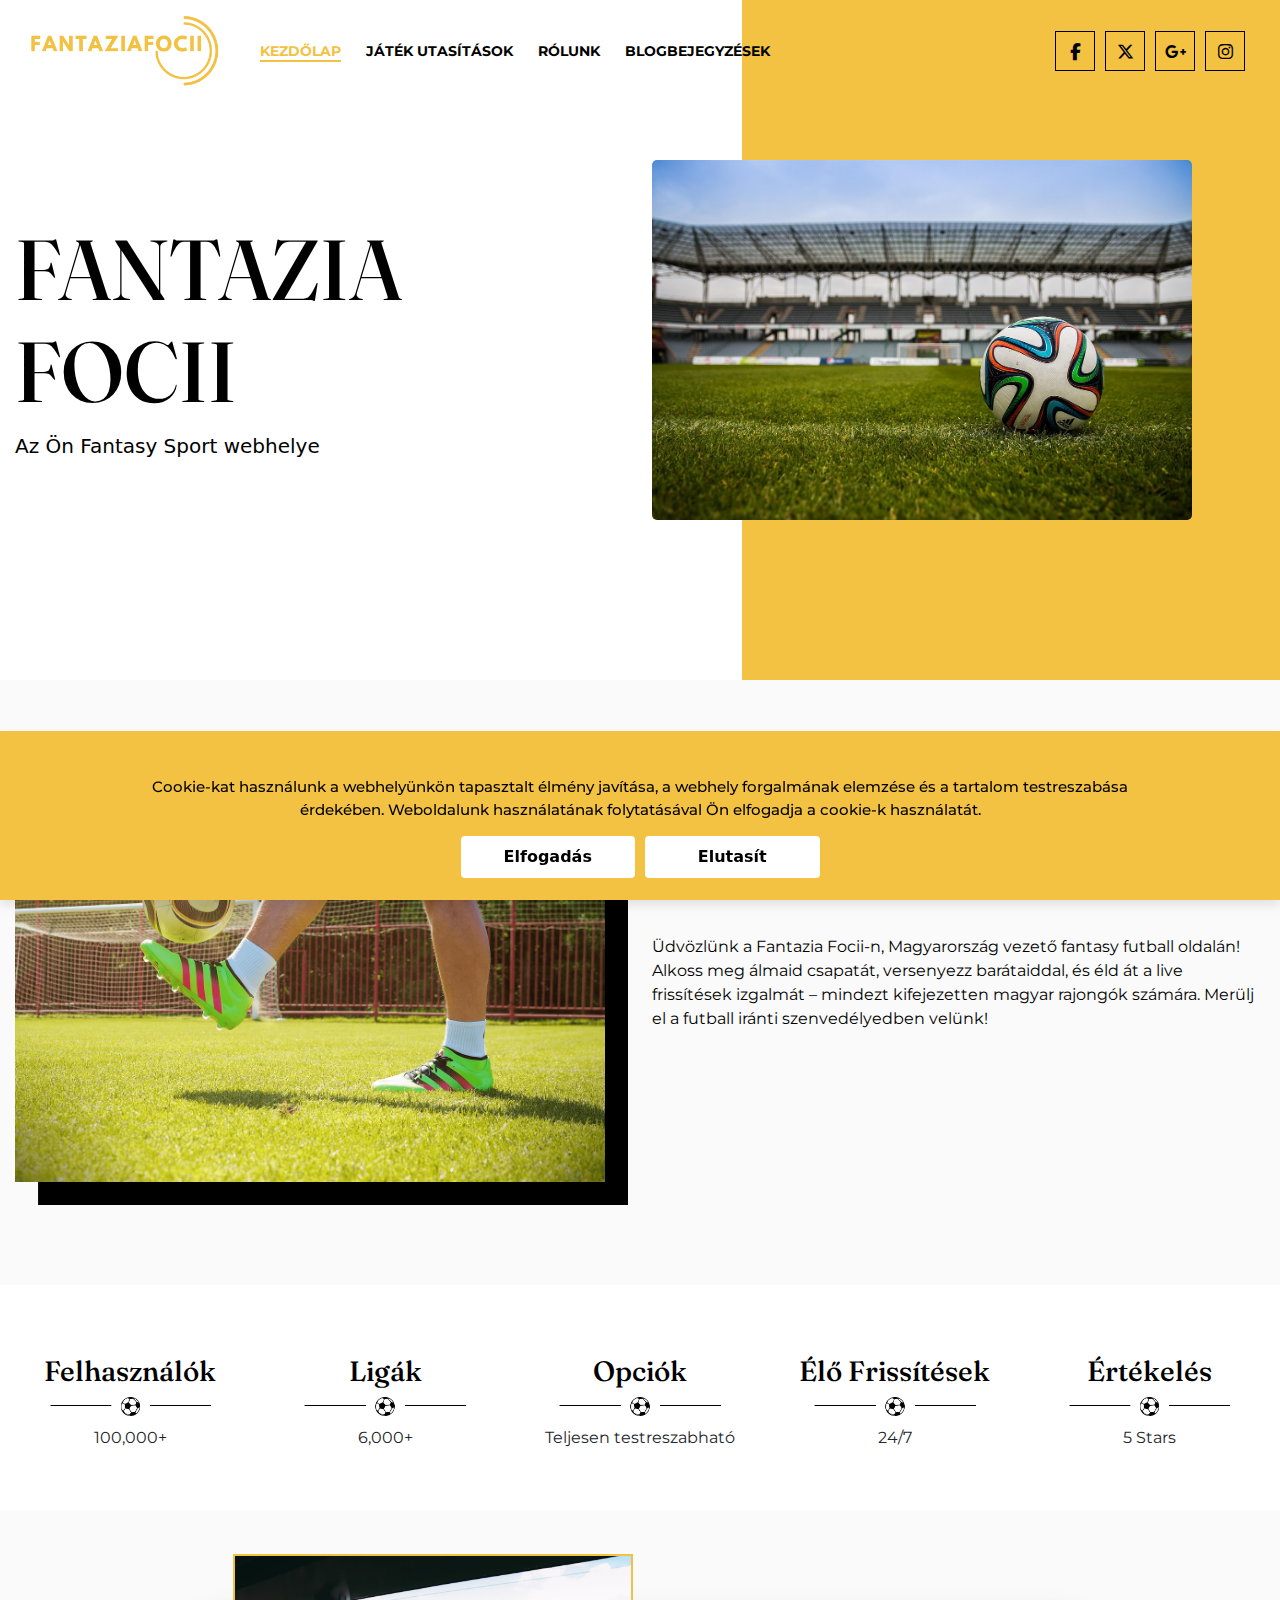
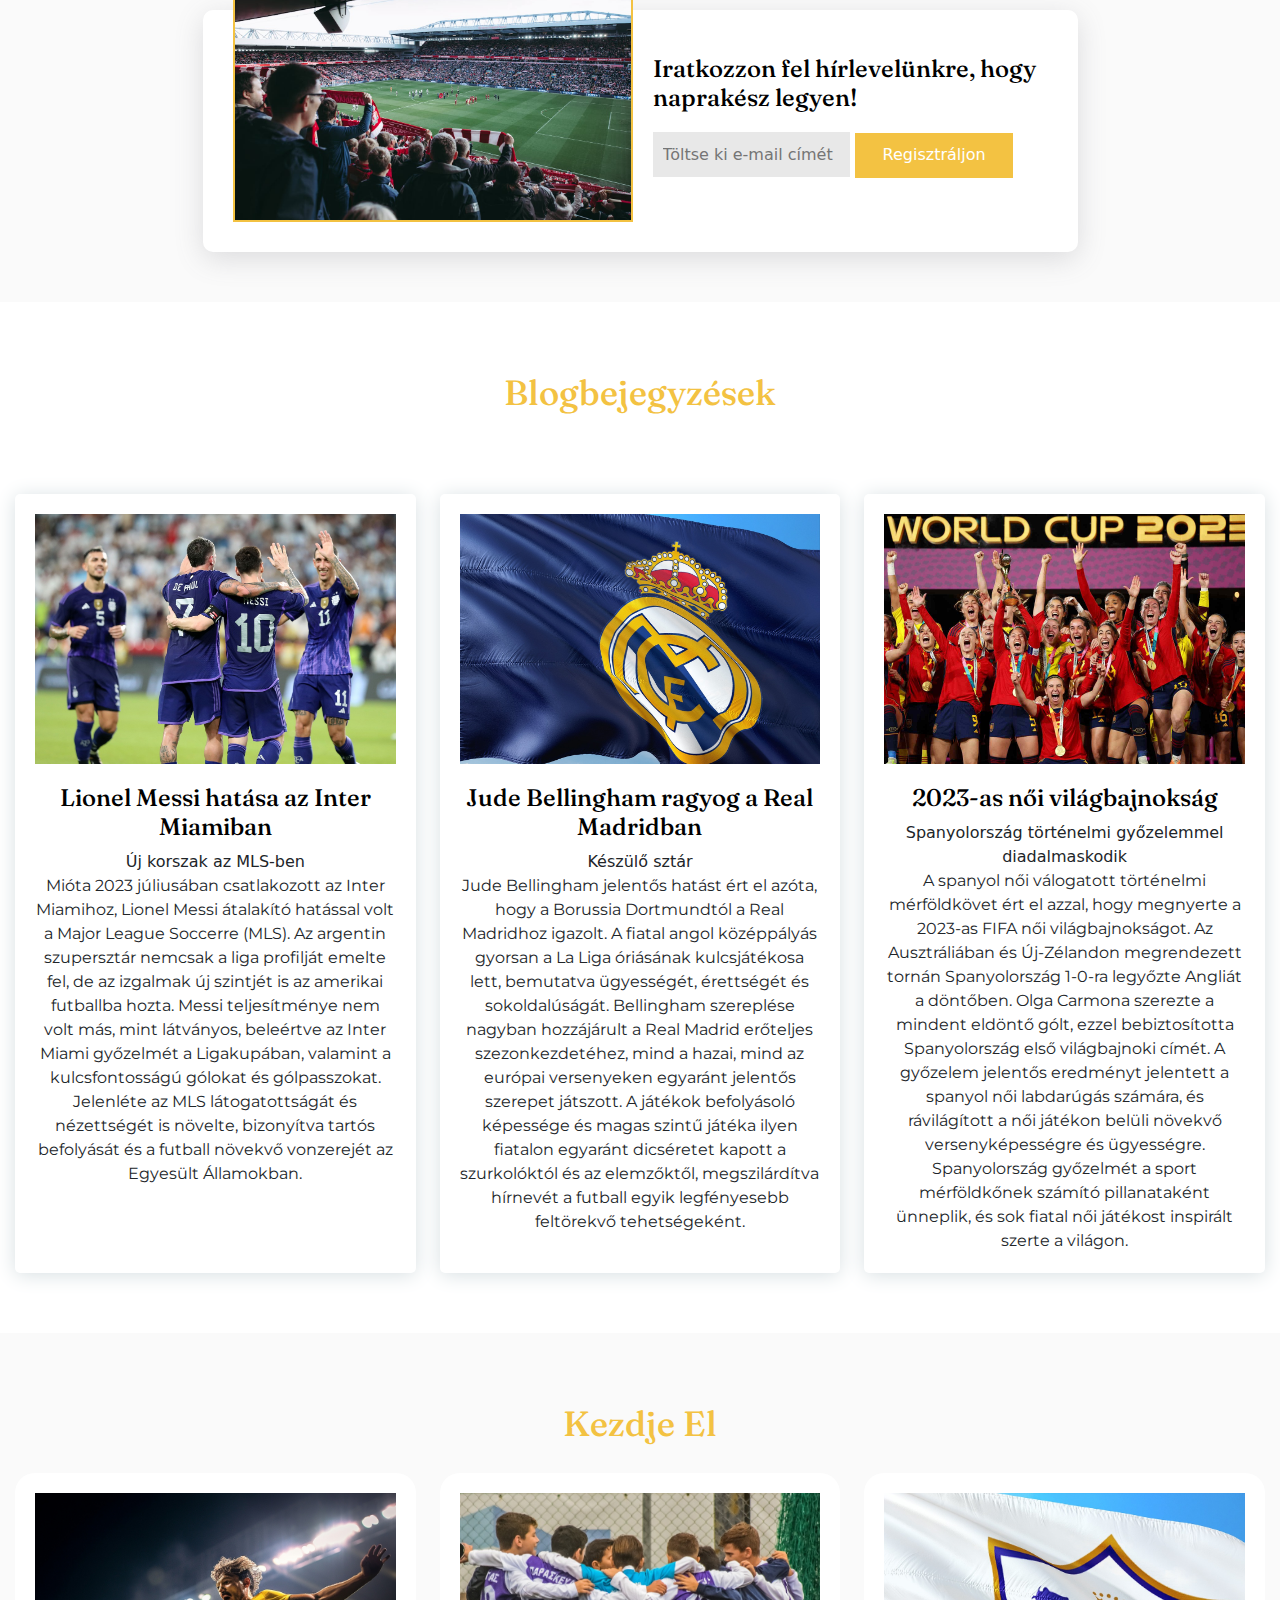
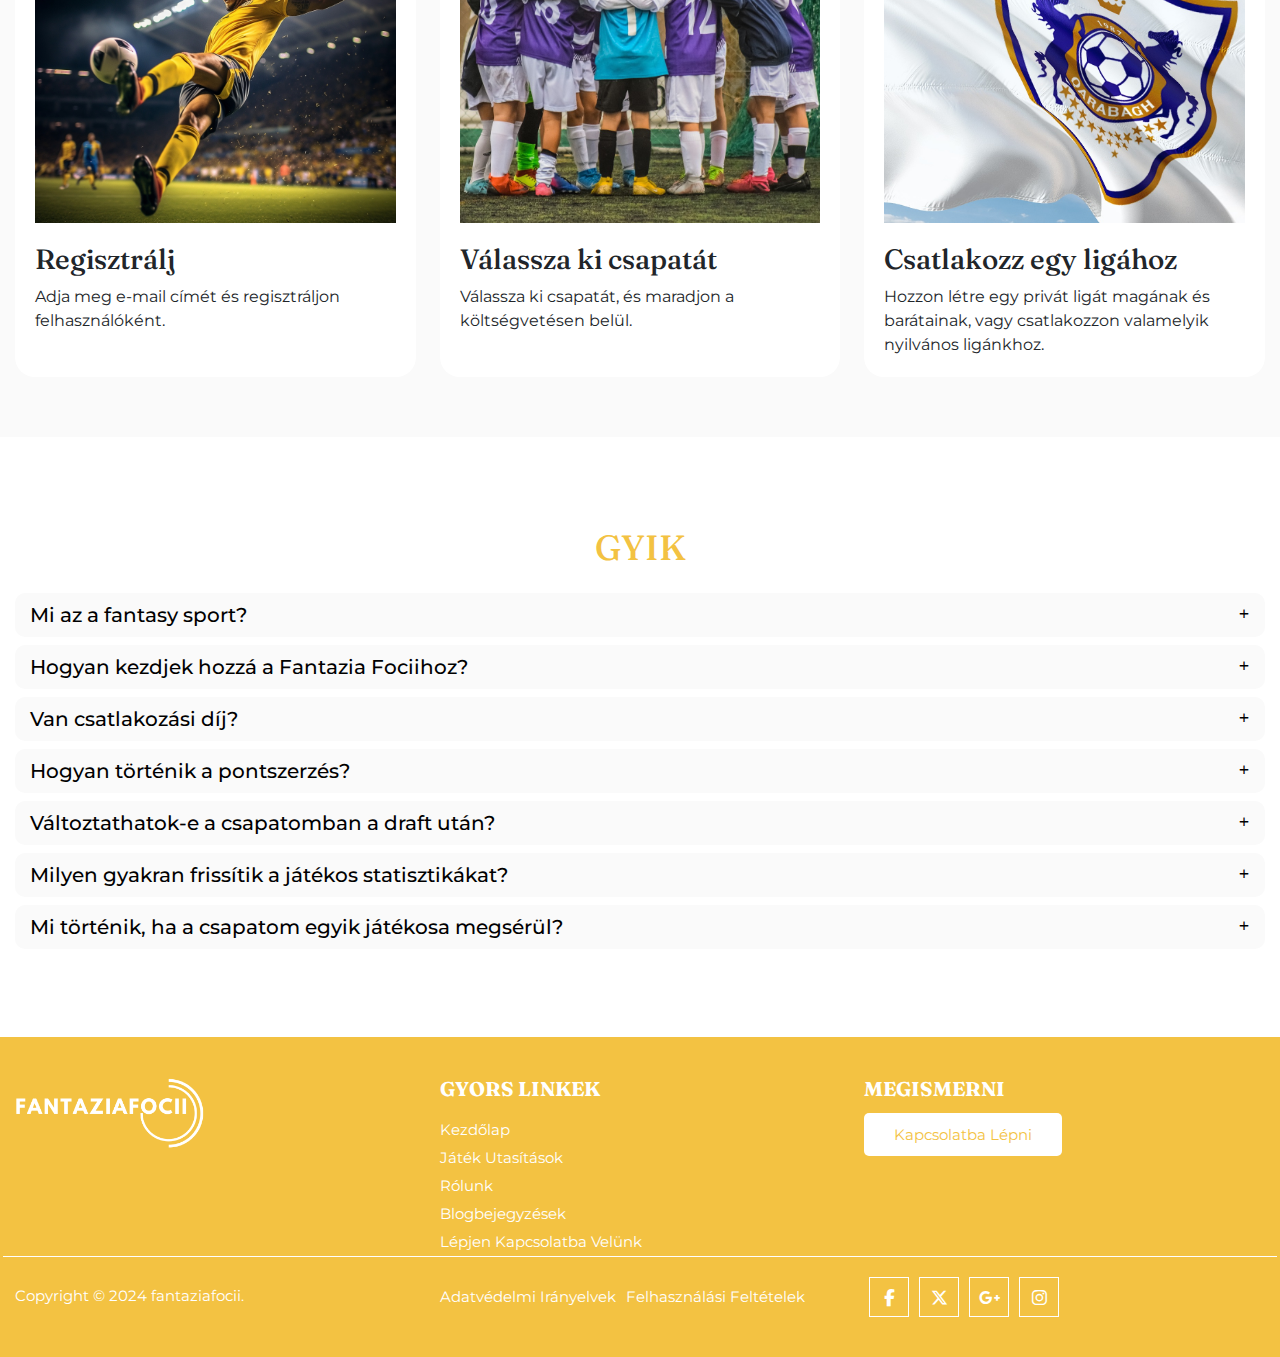
<file: index.html>
<!DOCTYPE html>
<html lang="hu">

<head>
    <meta charset="UTF-8">
    <meta name="viewport" content="width=device-width, initial-scale=1.0">
    <title>Kezdőlap</title>
    <link rel="icon" type="image/x-icon" href="img/fav.png">
    <link rel="stylesheet" href="https://cdnjs.cloudflare.com/ajax/libs/font-awesome/6.5.1/css/all.min.css">
    <link rel="stylesheet" href="css/bootstrap.css">
    <link rel="stylesheet" href="css/style.css">
    <link rel="stylesheet" href="css/responsive.css">
</head>

<body>
    <!-- header section start -->
    <header>
        <div class="container">
            <div class="navbar">
                <div class="together">
                    <div class="logo"><a href="index.html"><img src="img/logo.png" alt="logo"></a></div>
                    <div class="navlink">
                        <div class="closebutton"><i class="fa fa-times-circle" aria-hidden="true"></i></div>
                        <ul>
                            <li>
                                <a href="index.html" class="active">Kezdőlap</a>
                            </li>
                            <li>
                                <a href="play.html">Játék utasítások</a>
                            </li>
                            <li>
                                <a href="about.html">Rólunk</a>
                            </li>
                            <li>
                                <a href="blog.html">Blogbejegyzések</a>
                            </li>
                        </ul>
                    </div>
                </div>

                <div class="social_profile  upper">
                    <ul>
                        <li><a href="#"><i class="fa-brands fa-facebook-f"></i></a></li>
                        <li><a href="#"><i class="fa-brands fa-x-twitter"></i></a></li>
                        <li><a href="#"><i class="fa-brands fa-google-plus-g"></i></a></li>
                        <li><a href="#"><i class="fa-brands fa-instagram"></i></a></li>
                    </ul>
                </div>
                <div class="open"><i class="fa fa-bars" aria-hidden="true"></i></div>
            </div>
        </div>
    </header>
    <!-- header section start -->
    <!--  banner section start -->
    <div class="home_banner">
        <div class="container">
            <div class="row">
                <div class="col-lg-6 col-md-6 col-sm-12">
                    <div class="banner_box">
                        <h1>Fantazia Focii</h1>
                        <span>Az Ön Fantasy Sport webhelye</span>
                    </div>
                </div>
                <div class="col-lg-6 col-md-6 col-sm-12">
                    <div class="banner_img">
                        <img src="img/home-banner-image.jpg" alt="sport">
                    </div>
                </div>
            </div>
        </div>
    </div>
    <!-- banner section end -->
    <!-- detail section start -->
    <div class="detail">
        <div class="container">
            <div class="row">
                <div class="col-lg-6 col-sm-6 col-12">
                    <div class="detail_text">
                        <img src="img/detailimg.png" alt="sport">
                    </div>
                </div>
                <div class="col-lg-6 col-sm-6 col-12">
                    <div class="detail_text">
                        <p>Üdvözlünk a Fantazia Focii-n, Magyarország vezető fantasy futball oldalán! Alkoss meg
                            álmaid csapatát, versenyezz barátaiddal, és éld át a live frissítések izgalmát – mindezt
                            kifejezetten magyar rajongók számára. Merülj el a futball iránti szenvedélyedben velünk!</p>
                    </div>
                </div>
            </div>
        </div>
    </div>
    <!-- detail section end -->
    <!-- user section start -->
    <div class="user">
        <div class="container">
            <div class="row">
                <div class="col-xl col-lg-4 col-md-6 col-sm-6 col-12">
                    <div class="user_box">
                        <h2>Felhasználók</h2>
                        <img src="img/beforeimg.png" alt="sport">
                        <p>100,000+</p>
                    </div>
                </div>
                <div class="col-xl col-lg-4 col-md-6 col-sm-6 col-12">
                    <div class="user_box">
                        <h2>Ligák</h2>
                        <img src="img/beforeimg.png" alt="sport">
                        <p>6,000+</p>
                    </div>
                </div>
                <div class="col-xl col-lg-4 col-md-6 col-sm-6 col-12">
                    <div class="user_box">
                        <h2>Opciók</h2>
                        <img src="img/beforeimg.png" alt="sport">
                        <p>Teljesen
                            testreszabható</p>
                    </div>
                </div>
                <div class="col-xl col-lg-4 col-md-6 col-sm-6 col-12">
                    <div class="user_box">
                        <h2>Élő frissítések</h2>
                        <img src="img/beforeimg.png" alt="sport">
                        <p>24/7</p>
                    </div>
                </div>
                <div class="col-xl col-lg-4 col-md-6 col-sm-6 col-12">
                    <div class="user_box">
                        <h2>Értékelés</h2>
                        <img src="img/beforeimg.png" alt="sport">
                        <p>5 Stars</p>
                    </div>
                </div>
            </div>
        </div>
    </div>
    <!-- user section end -->
    <!-- email section start -->
    <section class="email_box">
        <div class="container">
            <div class="news">
                <img src="img/about.jpg" alt="">
                <div class="email-wrap">
                    <div class="email-heading">
                        <h4>Iratkozzon fel hírlevelünkre, hogy naprakész legyen!</h4>
                    </div>
                    <div class="email-form">
                        <input type="email" placeholder="Töltse ki e-mail címét">
                        <button>Regisztráljon</button>
                    </div>
                </div>
            </div>
        </div>
    </section>
    <!-- email section end -->
    <!-- blog section start -->
    <div class="blog_post">
        <div class="container">
            <div class="row">
                <div class="col-12">
                    <div class="blog_h">
                        <h2>Blogbejegyzések</h2>
                    </div>
                </div>
                <div class="col-lg-4">
                    <div class="blog">
                        <a href="blog.html"><img src="img/messi.jfif" alt="blog"></a>
                        <a href="blog.html">
                            <h3>Lionel Messi hatása az Inter Miamiban</h3>
                        </a>
                        <span>Új korszak az MLS-ben</span>
                        <p>Mióta 2023 júliusában csatlakozott az Inter Miamihoz, Lionel Messi átalakító hatással volt a
                            Major League Soccerre (MLS). Az argentin szupersztár nemcsak a liga profilját emelte fel,
                            de az izgalmak új szintjét is az amerikai futballba hozta. Messi teljesítménye nem volt más,
                            mint látványos, beleértve az Inter Miami győzelmét a Ligakupában, valamint a
                            kulcsfontosságú gólokat és gólpasszokat. Jelenléte az MLS látogatottságát és nézettségét is
                            növelte, bizonyítva tartós befolyását és a futball növekvő vonzerejét az Egyesült
                            Államokban.</p>
                    </div>
                </div>
                <div class="col-lg-4">
                    <div class="blog">
                        <a href="blog.html"><img src="img/maraid.jpg" alt="blog"></a>
                        <a href="blog.html">
                            <h3>Jude Bellingham ragyog a Real Madridban</h3>
                        </a>
                        <span>Készülő sztár</span>
                        <p>Jude Bellingham jelentős hatást ért el azóta, hogy a Borussia Dortmundtól a Real Madridhoz
                            igazolt. A fiatal angol középpályás gyorsan a La Liga óriásának kulcsjátékosa lett,
                            bemutatva
                            ügyességét, érettségét és sokoldalúságát. Bellingham szereplése nagyban hozzájárult a
                            Real Madrid erőteljes szezonkezdetéhez, mind a hazai, mind az európai versenyeken
                            egyaránt jelentős szerepet játszott. A játékok befolyásoló képessége és magas szintű játéka
                            ilyen fiatalon egyaránt dicséretet kapott a szurkolóktól és az elemzőktől, megszilárdítva
                            hírnevét a futball egyik legfényesebb feltörekvő tehetségeként.</p>
                    </div>
                </div>
                <div class="col-lg-4">
                    <div class="blog">
                        <a href="blog.html"><img src="img/womencup.jpg" alt=""></a>
                        <a href="blog.html">
                            <h3>2023-as női világbajnokság</h3>
                        </a>
                        <span>Spanyolország történelmi győzelemmel diadalmaskodik</span>
                        <p>A spanyol női válogatott történelmi mérföldkövet ért el azzal, hogy megnyerte a 2023-as
                            FIFA női világbajnokságot. Az Ausztráliában és Új-Zélandon megrendezett tornán
                            Spanyolország 1-0-ra legyőzte Angliát a döntőben. Olga Carmona szerezte a mindent
                            eldöntő gólt, ezzel bebiztosította Spanyolország első világbajnoki címét. A győzelem
                            jelentős
                            eredményt jelentett a spanyol női labdarúgás számára, és rávilágított a női játékon belüli
                            növekvő versenyképességre és ügyességre. Spanyolország győzelmét a sport
                            mérföldkőnek számító pillanataként ünneplik, és sok fiatal női játékost inspirált szerte a
                            világon.
                        </p>
                    </div>
                </div>
            </div>
        </div>
    </div>
    <!-- blog section start -->
    <!-- get started section start -->
    <div class="get_started">
        <div class="container">
            <div class="row">
                <div class="col-12">
                    <div class="get">
                        <h2>Kezdje el</h2>
                    </div>
                </div>
                <div class="col-lg-4">
                    <div class="get_box">
                        <img src="img/soccer5.jpg" alt="sport">
                        <h3>Regisztrálj</h3>
                        <p>Adja meg e-mail címét és
                            regisztráljon felhasználóként.</p>
                    </div>
                </div>
                <div class="col-lg-4">
                    <div class="get_box">
                        <img src="img/team.jpg" alt="sport">
                        <h3>Válassza ki csapatát</h3>
                        <p>Válassza ki csapatát, és
                            maradjon a költségvetésen
                            belül.</p>
                    </div>
                </div>
                <div class="col-lg-4">
                    <div class="get_box">
                        <img src="img/league.jpg" alt="sport">
                        <h3>Csatlakozz egy ligához</h3>
                        <p>Hozzon létre egy privát ligát
                            magának és barátainak,
                            vagy csatlakozzon
                            valamelyik nyilvános
                            ligánkhoz.</p>
                    </div>
                </div>
            </div>
        </div>
    </div>
    <!-- get started section end -->
    <!-- accordian section start -->
    <div class="hotel_accordian">
        <div class="container">
            <div class="panel-group" id="accordion" role="tablist" aria-multiselectable="true">
                <h2 class="mb-4">GYIK</h2>
                <div class="panel panel-default">
                    <div class="panel-heading" role="tab" id="headingOne">
                        <h4 class="panel-title">
                            <a role="button" data-toggle="collapse" data-parent="#accordion" href="#collapseOne"
                                aria-expanded="false" aria-controls="collapseOne">
                                Mi az a fantasy sport?
                            </a>
                        </h4>
                    </div>
                    <div id="collapseOne" class="panel-collapse collapse in" role="tabpanel"
                        aria-labelledby="headingOne">
                        <div class="panel-body">
                            A fantáziasportok magukban foglalják egy virtuális csapat létrehozását valós sportolókból,
                            és
                            a valós játékokon nyújtott tényleges teljesítményük alapján versenyeznek. A pontokat a
                            játékosok statisztikái és eredményei alapján szerzik.</div>
                    </div>
                </div>
                <div class="panel panel-default">
                    <div class="panel-heading" role="tab" id="headingTwo">
                        <h4 class="panel-title">
                            <a class="collapsed" role="button" data-toggle="collapse" data-parent="#accordion"
                                href="#collapseTwo" aria-expanded="false" aria-controls="collapseTwo">
                                Hogyan kezdjek hozzá a Fantazia Fociihoz?
                            </a>
                        </h4>
                    </div>
                    <div id="collapseTwo" class="panel-collapse collapse" role="tabpanel" aria-labelledby="headingTwo">
                        <div class="panel-body">
                            A kezdéshez regisztráljon egy fiókot, hozzon létre fantáziacsapatot, és csatlakozzon egy
                            ligához. Miután összeállította csapatát, kezelje összeállítását, és kövesse nyomon játékosai
                            teljesítményét a szezon során.
                        </div>
                    </div>
                </div>
                <div class="panel panel-default">
                    <div class="panel-heading" role="tab" id="headingThree">
                        <h4 class="panel-title">
                            <a class="collapsed" role="button" data-toggle="collapse" data-parent="#accordion"
                                href="#collapseThree" aria-expanded="false" aria-controls="collapseThree">
                                Van csatlakozási díj?
                            </a>
                        </h4>
                    </div>
                    <div id="collapseThree" class="panel-collapse collapse" role="tabpanel"
                        aria-labelledby="headingThree">
                        <div class="panel-body">
                            Az alapvető részvétel általában ingyenes. A választott versenyektől vagy ligáktól függően
                            azonban lehetnek prémium szolgáltatások vagy bajnokság nevezési díjai.</div>
                    </div>
                </div>
                <div class="panel panel-default">
                    <div class="panel-heading" role="tab" id="headingfour">
                        <h4 class="panel-title">
                            <a class="collapsed" role="button" data-toggle="collapse" data-parent="#accordion"
                                href="#collapsefour" aria-expanded="false" aria-controls="collapsefour">
                                Hogyan történik a pontszerzés?
                            </a>
                        </h4>
                    </div>
                    <div id="collapsefour" class="panel-collapse collapse" role="tabpanel"
                        aria-labelledby="headingfour">
                        <div class="panel-body">
                            A pontokat a csapatod játékosainak valós teljesítménye alapján ítélik oda, például gólok,
                            gólpasszok és védekező akciók. Részletes információkért tekintse meg oldalunk pontozási
                            rendszerét.</div>
                    </div>
                </div>
                <div class="panel panel-default">
                    <div class="panel-heading" role="tab" id="headingfive">
                        <h4 class="panel-title">
                            <a class="collapsed" role="button" data-toggle="collapse" data-parent="#accordion"
                                href="#collapsefive" aria-expanded="false" aria-controls="collapsefive">
                                Változtathatok-e a csapatomban a draft után?
                            </a>
                        </h4>
                    </div>
                    <div id="collapsefive" class="panel-collapse collapse" role="tabpanel"
                        aria-labelledby="headingfive">
                        <div class="panel-body">
                            Igen, változtathatsz a névsoron a szezon során, például új játékosok felvételére, cserékre
                            és
                            a felállás módosítására.</div>
                    </div>
                </div>
                <div class="panel panel-default">
                    <div class="panel-heading" role="tab" id="headingsix">
                        <h4 class="panel-title">
                            <a class="collapsed" role="button" data-toggle="collapse" data-parent="#accordion"
                                href="#collapsesix" aria-expanded="false" aria-controls="collapsesix">
                                Milyen gyakran frissítik a játékos statisztikákat?
                            </a>
                        </h4>
                    </div>
                    <div id="collapsesix" class="panel-collapse collapse" role="tabpanel" aria-labelledby="headingsix">
                        <div class="panel-body">
                            A játékos statisztikák valós időben frissülnek, vagy röviddel a meccsek befejezése után.
                            Tekintse meg a webhelyet a legfrissebb frissítésekért és a pontos pontszámokért.
                        </div>
                    </div>
                </div>
                <div class="panel panel-default">
                    <div class="panel-heading" role="tab" id="headingseven">
                        <h4 class="panel-title">
                            <a class="collapsed" role="button" data-toggle="collapse" data-parent="#accordion"
                                href="#collapseseven" aria-expanded="false" aria-controls="collapseseven">
                                Mi történik, ha a csapatom egyik játékosa megsérül?
                            </a>
                        </h4>
                    </div>
                    <div id="collapseseven" class="panel-collapse collapse" role="tabpanel"
                        aria-labelledby="headingseven">
                        <div class="panel-body">
                            Ha a csapatod egyik játékosa megsérül, a bajnokság szabályaitól függően lecserélheted egy
                            másik játékosra a kispadodról vagy a szabadügynök-készletből.
                        </div>
                    </div>
                </div>
            </div>
        </div>
    </div>
    <!-- accordian section end -->

    <!-- footer styling start -->
    <div class="footer">
        <div class="container">
            <div class="row">
                <div class="col-lg-4 col-sm-6 col-xs-12">
                    <div class="single_footer">
                        <a href="index.html">
                            <img src="img/logo.png" alt="logo">
                        </a>
                    </div>
                </div>
                <div class="col-md-4 col-sm-6 col-xs-12">
                    <div class="single_footer single_footer_address">
                        <h4>
                            Gyors linkek</h4>
                        <ul>
                            <li>
                                <a href="index.html">Kezdőlap</a>
                            </li>
                            <li>
                                <a href="play.html">Játék utasítások</a>
                            </li>
                            <li>
                                <a href="about.html">Rólunk</a>
                            </li>
                            <li>
                                <a href="blog.html">Blogbejegyzések</a>
                            </li>
                            <li>
                                <a href="contact.html">Lépjen kapcsolatba velünk</a>
                            </li>
                        </ul>
                    </div>
                </div>
                <div class="col-md-4 col-sm-12 col-xs-12">
                    <div class="single_footer single_footer_address">
                        <h4>Megismerni</h4>
                        <div class="email">
                            <ul>
                                <li>
                                    <a href="mailto:info@fantaziafocii.com" class="contact_btn">Kapcsolatba lépni</a>
                                </li>
                            </ul>
                        </div>
                    </div>
                </div>
            </div>
            <div class="row bottom">
                <div class="col-lg-4 col-md-5 col-sm-12">
                    <p class="copyright">Copyright © 2024 <a href="index.html">fantaziafocii</a>.</p>
                </div>
                <div class="col-lg-4 col-md-5 col-sm-12">
                    <div class="single_footer single_footer_address below_address d-flex">
                        <ul>
                            <li><a href="privacy.html">Adatvédelmi irányelvek</a></li>
                            <li><a href="terms.html">Felhasználási feltételek</a></li>
                        </ul>
                    </div>
                </div>
                <div class="col-lg-4 col-md-5 col-sm-12">
                    <div class="social_profile">
                        <ul>
                            <li><a href="#"><i class="fa-brands fa-facebook-f"></i></a></li>
                            <li><a href="#"><i class="fa-brands fa-x-twitter"></i></a></li>
                            <li><a href="#"><i class="fa-brands fa-google-plus-g"></i></a></li>
                            <li><a href="#"><i class="fa-brands fa-instagram"></i></a></li>
                        </ul>
                    </div>
                </div>
            </div>
        </div>
    </div>

    <!-- footer styling end -->


<!-- Cookies Start -->
<div class="wrapper">
    <div class="info">
      <p>
        Cookie-kat használunk a webhelyünkön tapasztalt élmény javítása, a webhely forgalmának
        elemzése és a tartalom testreszabása érdekében. Weboldalunk használatának folytatásával
        Ön elfogadja a cookie-k használatát.
      </p>
    </div>
    <div class="buttons">
      <button class="button" id="acceptBtn">Elfogadás</button>
      <button class="button">Elutasít</button>
    </div>
  </div>
  <!-- Cookies End-->


    <script src="https://cdnjs.cloudflare.com/ajax/libs/jquery/2.2.2/jquery.min.js"></script>
    <script src="https://maxcdn.bootstrapcdn.com/bootstrap/4.1.3/js/bootstrap.min.js"></script>
    <script src="./js/custom.js"></script>
    <script>
        $(document).ready(function () {
            $(".open").click(function () {
                $("body").addClass("toggle");
            });
        });
        $(document).ready(function () {
            $(".closebutton").click(function () {
                $("body").removeClass("toggle");
            });
        });
    </script>

</body>

</html>
</file>
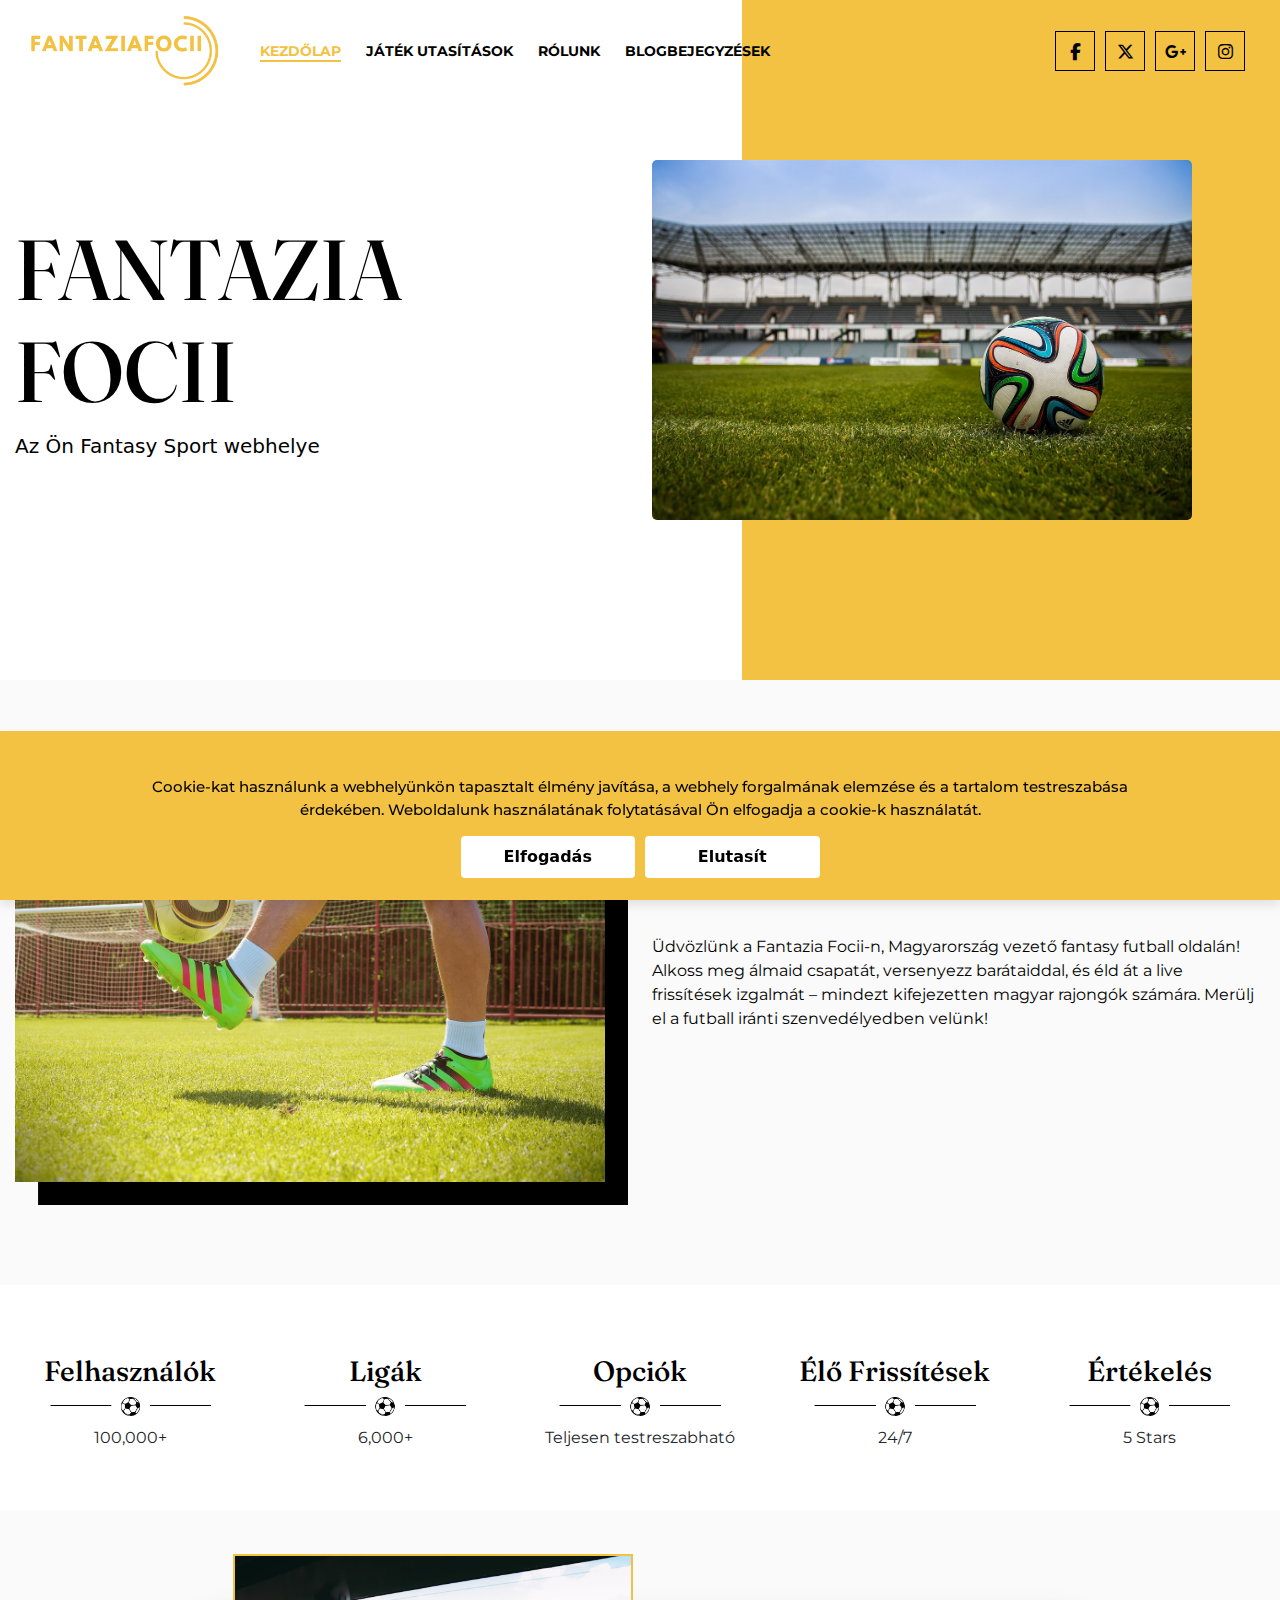
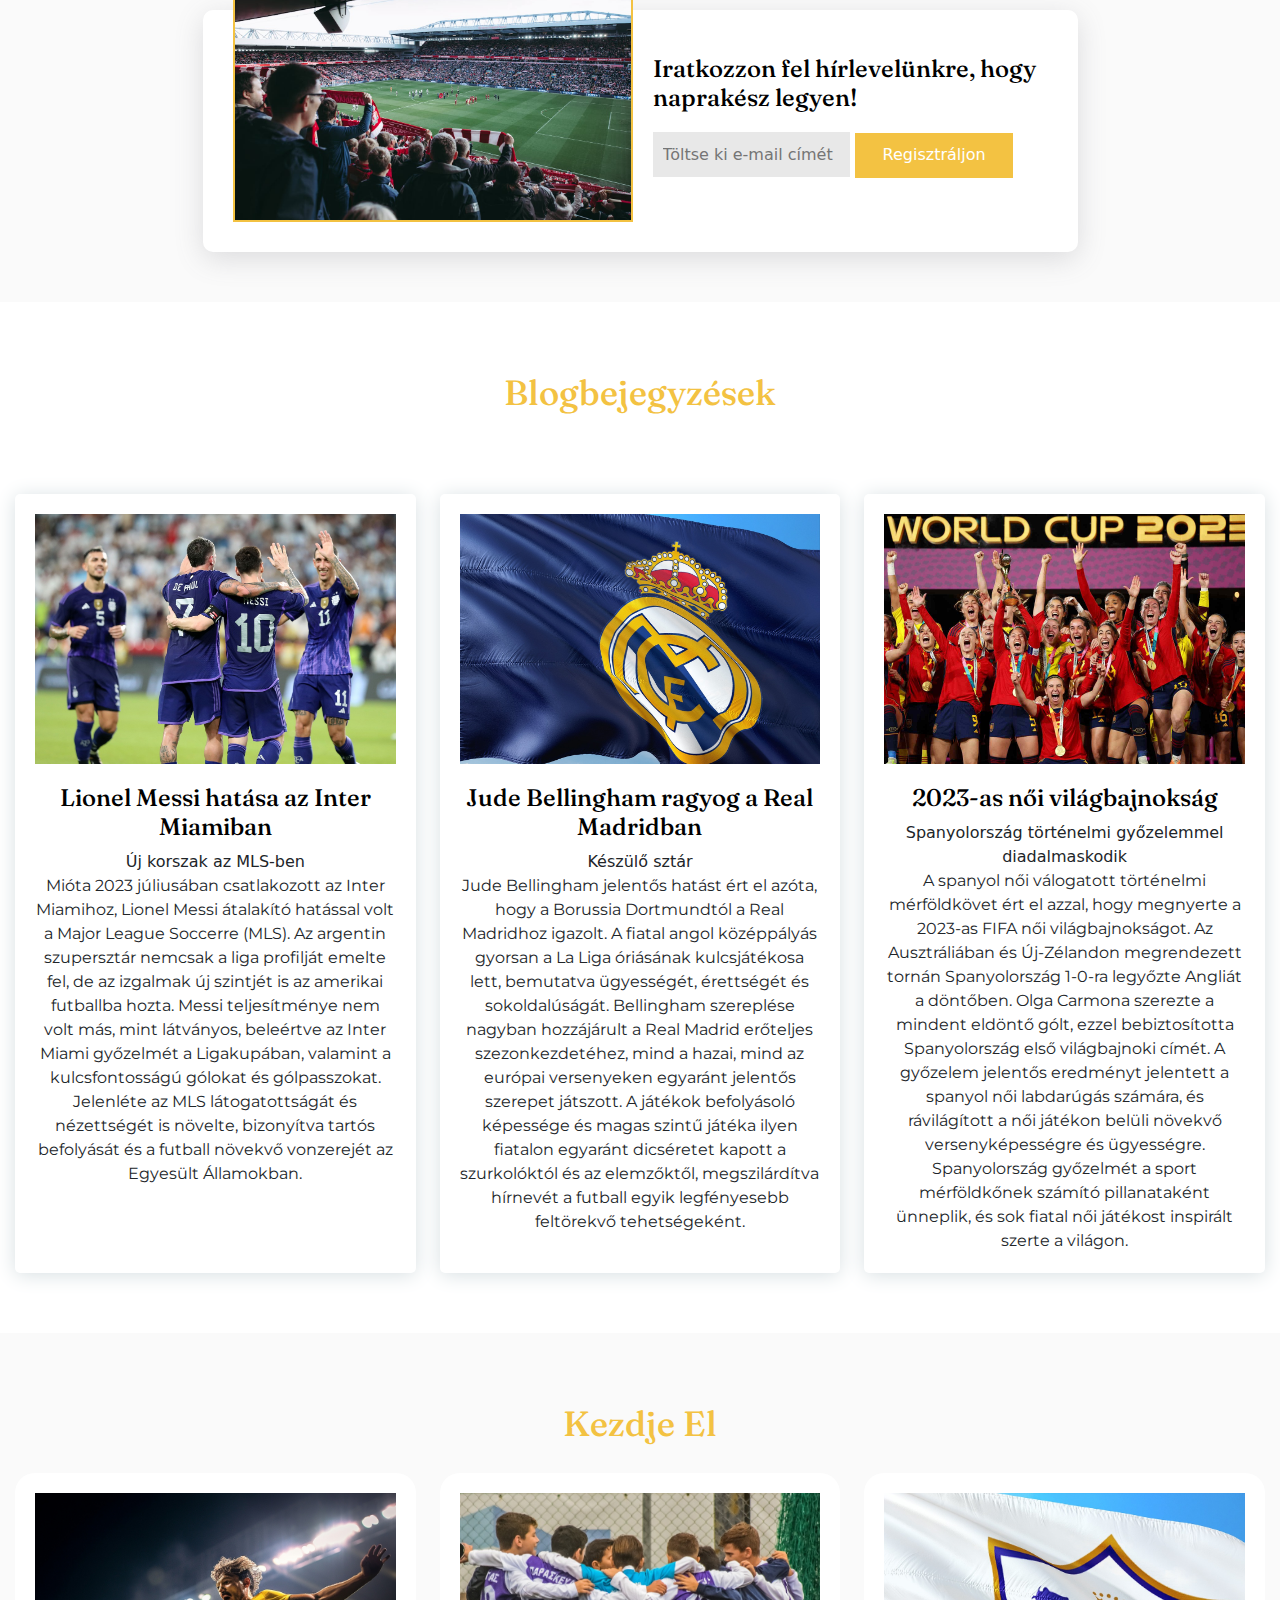
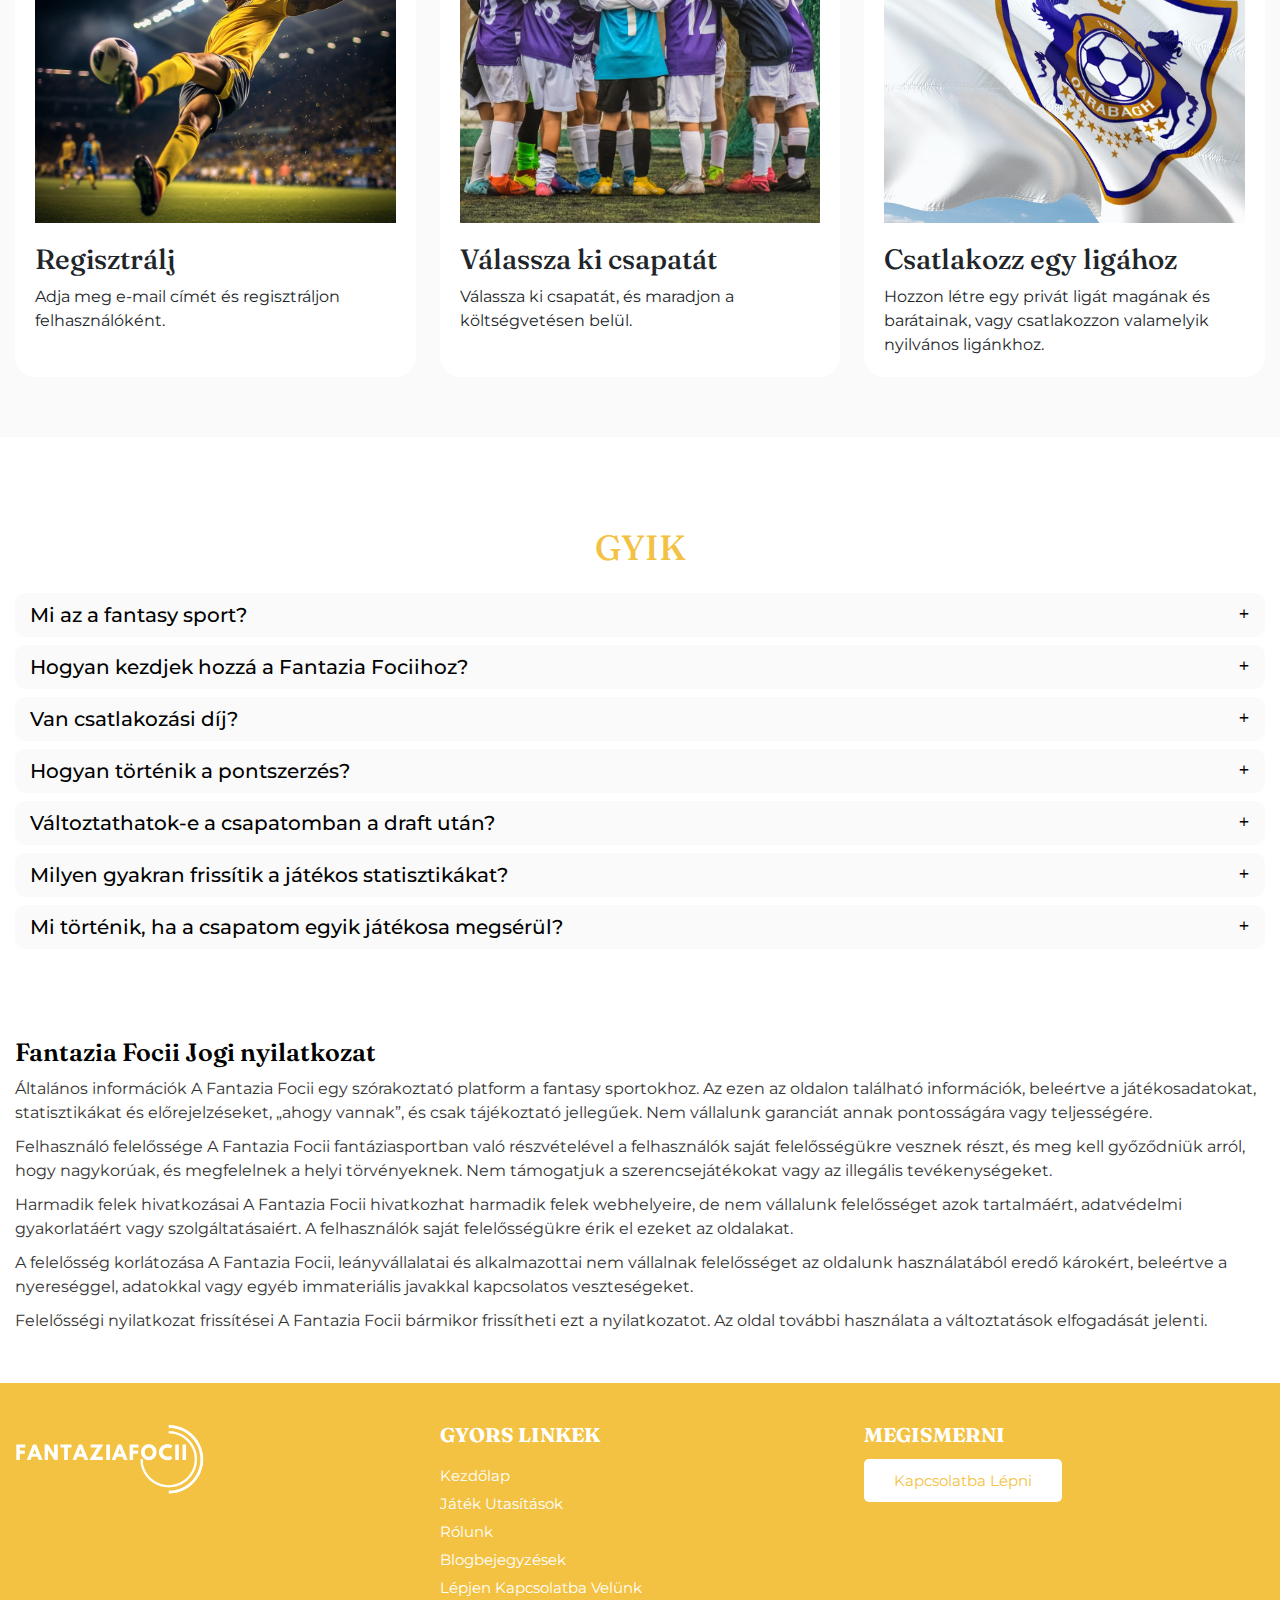
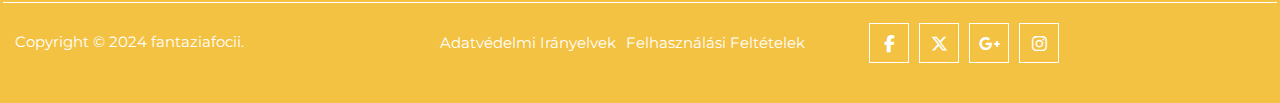
<file: last-backup/index.html>
<!DOCTYPE html>
<html lang="hu">

<head>
    <meta charset="UTF-8">
    <meta name="viewport" content="width=device-width, initial-scale=1.0">
    <title>Kezdőlap</title>
    <link rel="icon" type="image/x-icon" href="img/fav.png">
    <link rel="stylesheet" href="https://cdnjs.cloudflare.com/ajax/libs/font-awesome/6.5.1/css/all.min.css">
    <link rel="stylesheet" href="css/bootstrap.css">
    <link rel="stylesheet" href="css/style.css">
    <link rel="stylesheet" href="css/responsive.css">

    <style>
    .mobile-view-design {
        background: #f4f4f4;
        padding-bottom: 28px;
        display: none;
    }
    .encrypted {
        display: flex;
        flex-wrap: wrap;
        gap: 10px;
        justify-content: start;
    }
    .mobile-view .container.cst {
        padding: 0;
    }
    section.mobile-view::after {
        content: "";
        position: absolute;
        inset: 0;
        background-color: rgba(0, 0, 0, 0.54);
        z-index: -1;
    }
    .mobile-view-design .warapper {
        background: rgba(215, 217, 219, 0);
        border-radius: 6px;
        margin: 30px 0;
    }
    .mobile-view-design .warapper .main_box {
        display: flex;
        justify-content: space-between;
        width: 100%;
        align-items: center;
        position: relative;
        /* z-index: 1; */
        background-color: #fff;
        box-shadow: rgba(0, 0, 0, 0.35) 0px 5px 15px;
    }
    .mobile-view-design .warapper .main_box .beting_logo {
        width: 50%;
        background: #f3c242;
        padding: 10px 25px;
    }
    .beting_logo a {
        text-align: center;
        display: flex;
        justify-content: center;
        align-items: center;
        height: 110px;
        padding: 10px;
        background: #bfbfbf73;
        margin-bottom: 15px;
    }
    .mobile-view-design .warapper .main_box .beting_logo img {
        width: 100%;
        height: 100%;
        object-fit: contain;
    }
    .mobile-view-design .rate.notpad p {
        color: #ffffff;
        margin-bottom: 0;
        font-size: 17px;
        font-weight: 600;
        text-align: center;
    }
    .mycelonw .main-rate-star {
        display: flex;
        gap: 5px;
        justify-content: center;
    }
    .mobile-view-design p {
        color: #fff;
        font-size: 17px;
    }
    .mobile-view-design p {
        color: #0c0b0b;
        margin-bottom: 10px;
        font-size: 14px;
        text-align: center;
    }
    .rating-text b {
        color: #ffffff;
        font-size: 35px;
    }
    .mobile-view-design .warapper .main_box .one_o {
        width: 50%;
        padding: 10px 11px;
        display: flex;
        flex-direction: column;
        align-items: center;
        text-align: center;
    }
    .mobile-view-design .warapper .main_box .one_o h6.heading_main {
        font-size: 18px !important;
        color: #000;
        font-weight: 600;
    }
    .mobile-view-design .warapper .main_box .one_o p {
        color: #0c0b0b;
        margin-bottom: 0;
        font-weight: 500;
        font-size: 18px;
        text-align: center;
    }
    .awesome {
        width: 100%;
    }
    .mobile-view-design .awesome a {
        color: #fff;
        font-size: 17px;
        letter-spacing: 1px;
        font-weight: 600;
        text-transform: uppercase;
        background: #f3c242;
        padding: 6px 44px;
        text-align: center;
        border-radius: 6px;
        display: block;
        margin-top: 14px;
        width: 100%;
    }
    @media(max-width:575px) {
        .mobile-view-design.entertainment {
            display: block;
        }
    
        .desktop-view {
            display: none;
        }
    }
    
    @media(max-width:375px) {
        .mobile-view-design .warapper .main_box .beting_logo {
            padding: 10px 5px;
        }
    
        .mobile-view-design .awesome a {
            font-size: 13px;
            padding: 10px 20px;
        }
    }
    
    </style>


</head>

<body>
    <!-- header section start -->
    <header>
        <div class="container">
            <div class="navbar">
                <div class="together">
                    <div class="logo"><a href="index.html"><img src="img/logo.png" alt="logo"></a></div>
                    <div class="navlink">
                        <div class="closebutton"><i class="fa fa-times-circle" aria-hidden="true"></i></div>
                        <ul>
                            <li>
                                <a href="index.html" class="active">Kezdőlap</a>
                            </li>
                            <li>
                                <a href="play.html">Játék utasítások</a>
                            </li>
                            <li>
                                <a href="about.html">Rólunk</a>
                            </li>
                            <li>
                                <a href="blog.html">Blogbejegyzések</a>
                            </li>
                        </ul>
                    </div>
                </div>

                <div class="social_profile  upper">
                    <ul>
                        <li><a href="#"><i class="fa-brands fa-facebook-f"></i></a></li>
                        <li><a href="#"><i class="fa-brands fa-x-twitter"></i></a></li>
                        <li><a href="#"><i class="fa-brands fa-google-plus-g"></i></a></li>
                        <li><a href="#"><i class="fa-brands fa-instagram"></i></a></li>
                    </ul>
                </div>
                <div class="open"><i class="fa fa-bars" aria-hidden="true"></i></div>
            </div>
        </div>
    </header>
    <!-- header section start -->

    <div class="desktop-view">

    <!--  banner section start -->
    <div class="home_banner">
        <div class="container">
            <div class="row">
                <div class="col-lg-6 col-md-6 col-sm-12">
                    <div class="banner_box">
                        <h1>Fantazia Focii</h1>
                        <span>Az Ön Fantasy Sport webhelye</span>
                    </div>
                </div>
                <div class="col-lg-6 col-md-6 col-sm-12">
                    <div class="banner_img">
                        <img src="img/home-banner-image.jpg" alt="sport">
                    </div>
                </div>
            </div>
        </div>
    </div>
    <!-- banner section end -->
    <!-- detail section start -->
    <div class="detail">
        <div class="container">
            <div class="row">
                <div class="col-lg-6 col-sm-6 col-12">
                    <div class="detail_text">
                        <img src="img/detailimg.png" alt="sport">
                    </div>
                </div>
                <div class="col-lg-6 col-sm-6 col-12">
                    <div class="detail_text">
                        <p>Üdvözlünk a Fantazia Focii-n, Magyarország vezető fantasy futball oldalán! Alkoss meg
                            álmaid csapatát, versenyezz barátaiddal, és éld át a live frissítések izgalmát – mindezt
                            kifejezetten magyar rajongók számára. Merülj el a futball iránti szenvedélyedben velünk!</p>
                    </div>
                </div>
            </div>
        </div>
    </div>
    <!-- detail section end -->
    <!-- user section start -->
    <div class="user">
        <div class="container">
            <div class="row">
                <div class="col-xl col-lg-4 col-md-6 col-sm-6 col-12">
                    <div class="user_box">
                        <h2>Felhasználók</h2>
                        <img src="img/beforeimg.png" alt="sport">
                        <p>100,000+</p>
                    </div>
                </div>
                <div class="col-xl col-lg-4 col-md-6 col-sm-6 col-12">
                    <div class="user_box">
                        <h2>Ligák</h2>
                        <img src="img/beforeimg.png" alt="sport">
                        <p>6,000+</p>
                    </div>
                </div>
                <div class="col-xl col-lg-4 col-md-6 col-sm-6 col-12">
                    <div class="user_box">
                        <h2>Opciók</h2>
                        <img src="img/beforeimg.png" alt="sport">
                        <p>Teljesen
                            testreszabható</p>
                    </div>
                </div>
                <div class="col-xl col-lg-4 col-md-6 col-sm-6 col-12">
                    <div class="user_box">
                        <h2>Élő frissítések</h2>
                        <img src="img/beforeimg.png" alt="sport">
                        <p>24/7</p>
                    </div>
                </div>
                <div class="col-xl col-lg-4 col-md-6 col-sm-6 col-12">
                    <div class="user_box">
                        <h2>Értékelés</h2>
                        <img src="img/beforeimg.png" alt="sport">
                        <p>5 Stars</p>
                    </div>
                </div>
            </div>
        </div>
    </div>
    <!-- user section end -->
    <!-- email section start -->
    <section class="email_box">
        <div class="container">
            <div class="news">
                <img src="img/about.jpg" alt="">
                <div class="email-wrap">
                    <div class="email-heading">
                        <h4>Iratkozzon fel hírlevelünkre, hogy naprakész legyen!</h4>
                    </div>
                    <div class="email-form">
                        <input type="email" placeholder="Töltse ki e-mail címét">
                        <button>Regisztráljon</button>
                    </div>
                </div>
            </div>
        </div>
    </section>
    <!-- email section end -->
    <!-- blog section start -->
    <div class="blog_post">
        <div class="container">
            <div class="row">
                <div class="col-12">
                    <div class="blog_h">
                        <h2>Blogbejegyzések</h2>
                    </div>
                </div>
                <div class="col-lg-4">
                    <div class="blog">
                        <a href="blog.html"><img src="img/messi.jfif" alt="blog"></a>
                        <a href="blog.html">
                            <h3>Lionel Messi hatása az Inter Miamiban</h3>
                        </a>
                        <span>Új korszak az MLS-ben</span>
                        <p>Mióta 2023 júliusában csatlakozott az Inter Miamihoz, Lionel Messi átalakító hatással volt a
                            Major League Soccerre (MLS). Az argentin szupersztár nemcsak a liga profilját emelte fel,
                            de az izgalmak új szintjét is az amerikai futballba hozta. Messi teljesítménye nem volt más,
                            mint látványos, beleértve az Inter Miami győzelmét a Ligakupában, valamint a
                            kulcsfontosságú gólokat és gólpasszokat. Jelenléte az MLS látogatottságát és nézettségét is
                            növelte, bizonyítva tartós befolyását és a futball növekvő vonzerejét az Egyesült
                            Államokban.</p>
                    </div>
                </div>
                <div class="col-lg-4">
                    <div class="blog">
                        <a href="blog.html"><img src="img/maraid.jpg" alt="blog"></a>
                        <a href="blog.html">
                            <h3>Jude Bellingham ragyog a Real Madridban</h3>
                        </a>
                        <span>Készülő sztár</span>
                        <p>Jude Bellingham jelentős hatást ért el azóta, hogy a Borussia Dortmundtól a Real Madridhoz
                            igazolt. A fiatal angol középpályás gyorsan a La Liga óriásának kulcsjátékosa lett,
                            bemutatva
                            ügyességét, érettségét és sokoldalúságát. Bellingham szereplése nagyban hozzájárult a
                            Real Madrid erőteljes szezonkezdetéhez, mind a hazai, mind az európai versenyeken
                            egyaránt jelentős szerepet játszott. A játékok befolyásoló képessége és magas szintű játéka
                            ilyen fiatalon egyaránt dicséretet kapott a szurkolóktól és az elemzőktől, megszilárdítva
                            hírnevét a futball egyik legfényesebb feltörekvő tehetségeként.</p>
                    </div>
                </div>
                <div class="col-lg-4">
                    <div class="blog">
                        <a href="blog.html"><img src="img/womencup.jpg" alt=""></a>
                        <a href="blog.html">
                            <h3>2023-as női világbajnokság</h3>
                        </a>
                        <span>Spanyolország történelmi győzelemmel diadalmaskodik</span>
                        <p>A spanyol női válogatott történelmi mérföldkövet ért el azzal, hogy megnyerte a 2023-as
                            FIFA női világbajnokságot. Az Ausztráliában és Új-Zélandon megrendezett tornán
                            Spanyolország 1-0-ra legyőzte Angliát a döntőben. Olga Carmona szerezte a mindent
                            eldöntő gólt, ezzel bebiztosította Spanyolország első világbajnoki címét. A győzelem
                            jelentős
                            eredményt jelentett a spanyol női labdarúgás számára, és rávilágított a női játékon belüli
                            növekvő versenyképességre és ügyességre. Spanyolország győzelmét a sport
                            mérföldkőnek számító pillanataként ünneplik, és sok fiatal női játékost inspirált szerte a
                            világon.
                        </p>
                    </div>
                </div>
            </div>
        </div>
    </div>
    <!-- blog section start -->
    <!-- get started section start -->
    <div class="get_started">
        <div class="container">
            <div class="row">
                <div class="col-12">
                    <div class="get">
                        <h2>Kezdje el</h2>
                    </div>
                </div>
                <div class="col-lg-4">
                    <div class="get_box">
                        <img src="img/soccer5.jpg" alt="sport">
                        <h3>Regisztrálj</h3>
                        <p>Adja meg e-mail címét és
                            regisztráljon felhasználóként.</p>
                    </div>
                </div>
                <div class="col-lg-4">
                    <div class="get_box">
                        <img src="img/team.jpg" alt="sport">
                        <h3>Válassza ki csapatát</h3>
                        <p>Válassza ki csapatát, és
                            maradjon a költségvetésen
                            belül.</p>
                    </div>
                </div>
                <div class="col-lg-4">
                    <div class="get_box">
                        <img src="img/league.jpg" alt="sport">
                        <h3>Csatlakozz egy ligához</h3>
                        <p>Hozzon létre egy privát ligát
                            magának és barátainak,
                            vagy csatlakozzon
                            valamelyik nyilvános
                            ligánkhoz.</p>
                    </div>
                </div>
            </div>
        </div>
    </div>
    <!-- get started section end -->
    <!-- accordian section start -->
    <div class="hotel_accordian">
        <div class="container">
            <div class="panel-group" id="accordion" role="tablist" aria-multiselectable="true">
                <h2 class="mb-4">GYIK</h2>
                <div class="panel panel-default">
                    <div class="panel-heading" role="tab" id="headingOne">
                        <h4 class="panel-title">
                            <a role="button" data-toggle="collapse" data-parent="#accordion" href="#collapseOne"
                                aria-expanded="false" aria-controls="collapseOne">
                                Mi az a fantasy sport?
                            </a>
                        </h4>
                    </div>
                    <div id="collapseOne" class="panel-collapse collapse in" role="tabpanel"
                        aria-labelledby="headingOne">
                        <div class="panel-body">
                            A fantáziasportok magukban foglalják egy virtuális csapat létrehozását valós sportolókból,
                            és
                            a valós játékokon nyújtott tényleges teljesítményük alapján versenyeznek. A pontokat a
                            játékosok statisztikái és eredményei alapján szerzik.</div>
                    </div>
                </div>
                <div class="panel panel-default">
                    <div class="panel-heading" role="tab" id="headingTwo">
                        <h4 class="panel-title">
                            <a class="collapsed" role="button" data-toggle="collapse" data-parent="#accordion"
                                href="#collapseTwo" aria-expanded="false" aria-controls="collapseTwo">
                                Hogyan kezdjek hozzá a Fantazia Fociihoz?
                            </a>
                        </h4>
                    </div>
                    <div id="collapseTwo" class="panel-collapse collapse" role="tabpanel" aria-labelledby="headingTwo">
                        <div class="panel-body">
                            A kezdéshez regisztráljon egy fiókot, hozzon létre fantáziacsapatot, és csatlakozzon egy
                            ligához. Miután összeállította csapatát, kezelje összeállítását, és kövesse nyomon játékosai
                            teljesítményét a szezon során.
                        </div>
                    </div>
                </div>
                <div class="panel panel-default">
                    <div class="panel-heading" role="tab" id="headingThree">
                        <h4 class="panel-title">
                            <a class="collapsed" role="button" data-toggle="collapse" data-parent="#accordion"
                                href="#collapseThree" aria-expanded="false" aria-controls="collapseThree">
                                Van csatlakozási díj?
                            </a>
                        </h4>
                    </div>
                    <div id="collapseThree" class="panel-collapse collapse" role="tabpanel"
                        aria-labelledby="headingThree">
                        <div class="panel-body">
                            Az alapvető részvétel általában ingyenes. A választott versenyektől vagy ligáktól függően
                            azonban lehetnek prémium szolgáltatások vagy bajnokság nevezési díjai.</div>
                    </div>
                </div>
                <div class="panel panel-default">
                    <div class="panel-heading" role="tab" id="headingfour">
                        <h4 class="panel-title">
                            <a class="collapsed" role="button" data-toggle="collapse" data-parent="#accordion"
                                href="#collapsefour" aria-expanded="false" aria-controls="collapsefour">
                                Hogyan történik a pontszerzés?
                            </a>
                        </h4>
                    </div>
                    <div id="collapsefour" class="panel-collapse collapse" role="tabpanel"
                        aria-labelledby="headingfour">
                        <div class="panel-body">
                            A pontokat a csapatod játékosainak valós teljesítménye alapján ítélik oda, például gólok,
                            gólpasszok és védekező akciók. Részletes információkért tekintse meg oldalunk pontozási
                            rendszerét.</div>
                    </div>
                </div>
                <div class="panel panel-default">
                    <div class="panel-heading" role="tab" id="headingfive">
                        <h4 class="panel-title">
                            <a class="collapsed" role="button" data-toggle="collapse" data-parent="#accordion"
                                href="#collapsefive" aria-expanded="false" aria-controls="collapsefive">
                                Változtathatok-e a csapatomban a draft után?
                            </a>
                        </h4>
                    </div>
                    <div id="collapsefive" class="panel-collapse collapse" role="tabpanel"
                        aria-labelledby="headingfive">
                        <div class="panel-body">
                            Igen, változtathatsz a névsoron a szezon során, például új játékosok felvételére, cserékre
                            és
                            a felállás módosítására.</div>
                    </div>
                </div>
                <div class="panel panel-default">
                    <div class="panel-heading" role="tab" id="headingsix">
                        <h4 class="panel-title">
                            <a class="collapsed" role="button" data-toggle="collapse" data-parent="#accordion"
                                href="#collapsesix" aria-expanded="false" aria-controls="collapsesix">
                                Milyen gyakran frissítik a játékos statisztikákat?
                            </a>
                        </h4>
                    </div>
                    <div id="collapsesix" class="panel-collapse collapse" role="tabpanel" aria-labelledby="headingsix">
                        <div class="panel-body">
                            A játékos statisztikák valós időben frissülnek, vagy röviddel a meccsek befejezése után.
                            Tekintse meg a webhelyet a legfrissebb frissítésekért és a pontos pontszámokért.
                        </div>
                    </div>
                </div>
                <div class="panel panel-default">
                    <div class="panel-heading" role="tab" id="headingseven">
                        <h4 class="panel-title">
                            <a class="collapsed" role="button" data-toggle="collapse" data-parent="#accordion"
                                href="#collapseseven" aria-expanded="false" aria-controls="collapseseven">
                                Mi történik, ha a csapatom egyik játékosa megsérül?
                            </a>
                        </h4>
                    </div>
                    <div id="collapseseven" class="panel-collapse collapse" role="tabpanel"
                        aria-labelledby="headingseven">
                        <div class="panel-body">
                            Ha a csapatod egyik játékosa megsérül, a bajnokság szabályaitól függően lecserélheted egy
                            másik játékosra a kispadodról vagy a szabadügynök-készletből.
                        </div>
                    </div>
                </div>
            </div>
        </div>
    </div>
    <!-- accordian section end -->

    <!-- Disclaimer section start -->
    <div class="disclaimer-sec">
        <div class="container">
            <div class="disclaimer-text">
                <h4>
                    Fantazia Focii Jogi nyilatkozat
                </h4>
                <p>
                    Általános információk A Fantazia Focii egy szórakoztató platform a fantasy sportokhoz. Az ezen az oldalon található információk, beleértve a játékosadatokat, statisztikákat és előrejelzéseket, „ahogy vannak”, és csak tájékoztató jellegűek. Nem vállalunk garanciát annak pontosságára vagy teljességére.
                </p>
                <p>
                    Felhasználó felelőssége A Fantazia Focii fantáziasportban való részvételével a felhasználók saját felelősségükre vesznek részt, és meg kell győződniük arról, hogy nagykorúak, és megfelelnek a helyi törvényeknek. Nem támogatjuk a szerencsejátékokat vagy az illegális tevékenységeket.
                </p>
                <p>
                    Harmadik felek hivatkozásai A Fantazia Focii hivatkozhat harmadik felek webhelyeire, de nem vállalunk felelősséget azok tartalmáért, adatvédelmi gyakorlatáért vagy szolgáltatásaiért. A felhasználók saját felelősségükre érik el ezeket az oldalakat.
                </p>
                <p>
                    A felelősség korlátozása A Fantazia Focii, leányvállalatai és alkalmazottai nem vállalnak felelősséget az oldalunk használatából eredő károkért, beleértve a nyereséggel, adatokkal vagy egyéb immateriális javakkal kapcsolatos veszteségeket.
                </p>
                <p>
                    Felelősségi nyilatkozat frissítései A Fantazia Focii bármikor frissítheti ezt a nyilatkozatot. Az oldal további használata a változtatások elfogadását jelenti.
                </p>
            </div>
        </div>
    </div>
    <!-- Disclaimer section end -->


</div>



<div class="mobile-view-design entertainment">
    <section class="mobile-view">
       <div class="container cst">
          <div class="bg-back">
             <h2 class="text-center pt-4" style="color: #000; padding: 0 12px;">
                Fogadási oldalak Magyarország
             </h2>
             <!-- Vegasino -->
             <div class="warapper">
                <div class="main_box">
                   <div class="beting_logo">
                      <a href="https://vgso.servclick1move.com/?mid=176149_1391906" target="_blank"><img src="img/vegasino-logo.webp" alt="">
                      </a>
                      <div class="mycel">
                         <div class="mycelonw">
                            <div class="rate notpad">
                               <p>Szavazatokat
                                  (725)
                               </p>
                            </div>
                         </div>
                         <div class="myceltwo">
                            <div class="rate ">
                               <p class="rating-text"><b>9.9</b>
                               </p>
                               <p></p>
                            </div>
                         </div>
                      </div>
                   </div>
                   <div class="one_o">
                      <a href="https://vgso.servclick1move.com/?mid=176149_1391906" target="_blank">
                         <h6 class="heading_main">
                            Első Befizetési Bónusz 
                         </h6>
                         <p>100% Akár 35,000 FT</p>
                      </a>
                      <div class="awesome">
                         <a href="https://vgso.servclick1move.com/?mid=176149_1391906" target="_blank">
                         Alkalmazni</a>
                      </div>
                   </div>
                </div>
             </div>
             <!-- Vegasino -->
             <!-- Legiano -->
             <div class="warapper">
                <div class="main_box">
                   <div class="beting_logo">
                      <a href="https://lgno.servclick1move.com/?mid=110225_1391910" target="_blank"><img src="img/Legiano-logo.webp" alt="">
                      </a>
                      <div class="mycel">
                         <div class="mycelonw">
                            <div class="rate notpad">
                               <p>Szavazatokat
                                  (725)
                               </p>
                            </div>
                         </div>
                         <div class="myceltwo">
                            <div class="rate ">
                               <p class="rating-text"><b>9.9</b>
                               </p>
                               <p></p>
                            </div>
                         </div>
                      </div>
                   </div>
                   <div class="one_o">
                      <a href="https://lgno.servclick1move.com/?mid=110225_1391910" target="_blank">
                         <h6 class="heading_main">
                            Első Befizetési Bónusz
                         </h6>
                         <p>100% Akár 35,000 FT</p>
                      </a>
                      <div class="awesome">
                         <a href="https://lgno.servclick1move.com/?mid=110225_1391910" target="_blank">
                         Alkalmazni</a>
                      </div>
                   </div>
                </div>
             </div>
             <!-- Legiano -->
             <!-- Rabona -->
             <div class="warapper">
                <div class="main_box">
                   <div class="beting_logo">
                      <a href="https://rbn.servclick1move.com/?mid=70385_1392014" target="_blank"><img src="img/robona-logo.png" alt="">
                      </a>
                      <div class="mycel">
                         <div class="mycelonw">
                            <div class="rate notpad">
                               <p>Szavazatokat
                                  (725)
                               </p>
                            </div>
                         </div>
                         <div class="myceltwo">
                            <div class="rate ">
                               <p class="rating-text"><b>9.8</b>
                               </p>
                               <p></p>
                            </div>
                         </div>
                      </div>
                   </div>
                   <div class="one_o">
                      <a href="https://rbn.servclick1move.com/?mid=70385_1392014" target="_blank">
                         <h6 class="heading_main">
                            Első Befizetési Bónusz
                         </h6>
                         <p>100% Akár 35,000 FT</p>
                      </a>
                      <div class="awesome">
                         <a href="https://rbn.servclick1move.com/?mid=70385_1392014" target="_blank">
                         Alkalmazni</a>
                      </div>
                   </div>
                </div>
             </div>
             <!-- Rabona -->
             <!-- 20 Bet-->
             <div class="warapper">
                <div class="main_box">
                   <div class="beting_logo">
                      <a href="https://mu.fastmui.com/redirect.aspx?pid=172953&bid=1971&lpid=486" target="_blank"><img src="img/20bett.webp" alt="">
                      </a>
                      <div class="mycel">
                         <div class="mycelonw">
                            <div class="rate notpad">
                               <p>Szavazatokat
                                  (725)
                               </p>
                            </div>
                         </div>
                         <div class="myceltwo">
                            <div class="rate ">
                               <p class="rating-text"><b>9.8</b>
                               </p>
                               <p></p>
                            </div>
                         </div>
                      </div>
                   </div>
                   <div class="one_o">
                      <a href="https://mu.fastmui.com/redirect.aspx?pid=172953&bid=1971&lpid=486" target="_blank">
                         <h6 class="heading_main">
                            Első Befizetési Bónusz
                         </h6>
                         <p>100% Akár 35,000 FT</p>
                      </a>
                      <div class="awesome">
                         <a href="https://mu.fastmui.com/redirect.aspx?pid=172953&bid=1971&lpid=486" target="_blank">
                         Alkalmazni</a>
                      </div>
                   </div>
                </div>
             </div>
             <!-- 20 Bet-->
             <!-- Cashed -->
             <div class="warapper">
                <div class="main_box">
                   <div class="beting_logo">
                      <a href="https://cshd.servclick1move.com/?mid=145953_1391979" target="_blank"><img src="img/Cashed.svg" alt="">
                      </a>
                      <div class="mycel">
                         <div class="mycelonw">
                            <div class="rate notpad">
                               <p>Szavazatokat
                                  (725)
                               </p>
                            </div>
                         </div>
                         <div class="myceltwo">
                            <div class="rate ">
                               <p class="rating-text"><b>9.7</b>
                               </p>
                               <p></p>
                            </div>
                         </div>
                      </div>
                   </div>
                   <div class="one_o">
                      <a href="https://cshd.servclick1move.com/?mid=145953_1391979" target="_blank">
                         <h6 class="heading_main">
                            Első Befizetési Bónusz
                         </h6>
                         <p>100% Akár 35,000 FT</p>
                      </a>
                      <div class="awesome">
                         <a href="https://cshd.servclick1move.com/?mid=145953_1391979" target="_blank">
                         Alkalmazni</a>
                      </div>
                   </div>
                </div>
             </div>
             <!-- Cashed -->
             <!-- 22 Bet -->
             <div class="warapper">
                <div class="main_box">
                   <div class="beting_logo">
                      <a href="https://moy.auraodin.com/redirect.aspx?pid=38728&bid=1495&lpid=50" target="_blank"><img src="img/22bet.png" alt="">
                      </a>
                      <div class="mycel">
                         <div class="mycelonw">
                            <div class="rate notpad">
                               <p>Szavazatokat
                                  (725)
                               </p>
                            </div>
                         </div>
                         <div class="myceltwo">
                            <div class="rate ">
                               <p class="rating-text"><b>9.6</b>
                               </p>
                               <p></p>
                            </div>
                         </div>
                      </div>
                   </div>
                   <div class="one_o">
                      <a href="https://moy.auraodin.com/redirect.aspx?pid=38728&bid=1495&lpid=50" target="_blank">
                         <h6 class="heading_main">
                            üdvözlő bónusz
                         </h6>
                         <p>100%</p>
                      </a>
                      <div class="awesome">
                         <a href="https://moy.auraodin.com/redirect.aspx?pid=38728&bid=1495&lpid=50" target="_blank">
                         Alkalmazni</a>
                      </div>
                   </div>
                </div>
             </div>
             <!-- 22 Bet -->
             <!-- SG Casino -->
             <div class="warapper">
                <div class="main_box">
                   <div class="beting_logo">
                      <a href="https://sgc.servclick1move.com/?mid=110225_1391916" target="_blank"><img src="img/SGcasino.svg" alt="">
                      </a>
                      <div class="mycel">
                         <div class="mycelonw">
                            <div class="rate notpad">
                               <p>Szavazatokat
                                  (725)
                               </p>
                            </div>
                         </div>
                         <div class="myceltwo">
                            <div class="rate ">
                               <p class="rating-text"><b>9.5</b>
                               </p>
                               <p></p>
                            </div>
                         </div>
                      </div>
                   </div>
                   <div class="one_o">
                      <a href="https://sgc.servclick1move.com/?mid=110225_1391916" target="_blank">
                         <h6 class="heading_main">
                            Első Befizetési Bónusz
                         </h6>
                         <p>100% Akár 35,000 FT</p>
                      </a>
                      <div class="awesome">
                         <a href="https://sgc.servclick1move.com/?mid=110225_1391916" target="_blank">
                         Alkalmazni</a>
                      </div>
                   </div>
                </div>
             </div>
             <!-- SG Casino -->
             <div class="text_auality">
                <div class="container">
                   <p>
                      A sikeres sportfogadáshoz stratégia, fegyelem és a játékok alapos ismerete szükséges. A diazengem oldalamon javasoljuk az alapok elsajátítását, beleértve a különböző fogadási típusokat és formátumokat. Legyen naprakész a csapat dinamikájáról, a játékosok teljesítményéről és más kulcsfontosságú tényezőkről, amelyek befolyásolják az eredményeket. Egy adott sportágra vagy piacra szakosodás előnyt jelenthet.
                   </p>
                   <p>
                      Állítson be költségvetést, kezelje a tétméreteket, és kerülje el a veszteségek hajszolását. Kövesse nyomon fogadásait, hogy azonosítsa a mintákat és javítsa stratégiáját. Használja a rendelkezésre álló eszközöket, például az esélyek összehasonlítását és a statisztikai elemzést, és mindig felelősségteljesen fogadjon.
                   </p>
                   <p>
                      Gondosan értékeljük és összehasonlítjuk Magyarország legjobb fogadási oldalait több kulcsfontosságú tényező alapján. Felmérjük az esélyek minőségét, a kínált sportágakat és piacokat, a felhasználói élményt és az elérhető bónuszokat. Figyelembe vesszük az ügyfélszolgálat megbízhatóságát és a fizetési lehetőségek sokféleségét is. Ez az alapos elemzés segít kiválasztani a fogadási igényeinek leginkább megfelelő platformot.
                   </p>
                </div>
             </div>
          </div>
       </div>
    </section>
 </div>



    <!-- footer styling start -->
    <div class="footer">
        <div class="container">
            <div class="row">
                <div class="col-lg-4 col-sm-6 col-xs-12">
                    <div class="single_footer">
                        <a href="index.html">
                            <img src="img/logo.png" alt="logo">
                        </a>
                    </div>
                </div>
                <div class="col-md-4 col-sm-6 col-xs-12">
                    <div class="single_footer single_footer_address">
                        <h4>
                            Gyors linkek</h4>
                        <ul>
                            <li>
                                <a href="index.html">Kezdőlap</a>
                            </li>
                            <li>
                                <a href="play.html">Játék utasítások</a>
                            </li>
                            <li>
                                <a href="about.html">Rólunk</a>
                            </li>
                            <li>
                                <a href="blog.html">Blogbejegyzések</a>
                            </li>
                            <li>
                                <a href="contact.html">Lépjen kapcsolatba velünk</a>
                            </li>
                        </ul>
                    </div>
                </div>
                <div class="col-md-4 col-sm-12 col-xs-12">
                    <div class="single_footer single_footer_address">
                        <h4>Megismerni</h4>
                        <div class="email">
                            <ul>
                                <li>
                                    <a href="mailto:info@fantaziafocii.com" class="contact_btn">Kapcsolatba lépni</a>
                                </li>
                            </ul>
                        </div>
                    </div>
                </div>
            </div>
            <div class="row bottom">
                <div class="col-lg-4 col-md-5 col-sm-12">
                    <p class="copyright">Copyright © 2024 <a href="index.html">fantaziafocii</a>.</p>
                </div>
                <div class="col-lg-4 col-md-5 col-sm-12">
                    <div class="single_footer single_footer_address below_address d-flex">
                        <ul>
                            <li><a href="privacy.html">Adatvédelmi irányelvek</a></li>
                            <li><a href="terms.html">Felhasználási feltételek</a></li>
                        </ul>
                    </div>
                </div>
                <div class="col-lg-4 col-md-5 col-sm-12">
                    <div class="social_profile">
                        <ul>
                            <li><a href="#"><i class="fa-brands fa-facebook-f"></i></a></li>
                            <li><a href="#"><i class="fa-brands fa-x-twitter"></i></a></li>
                            <li><a href="#"><i class="fa-brands fa-google-plus-g"></i></a></li>
                            <li><a href="#"><i class="fa-brands fa-instagram"></i></a></li>
                        </ul>
                    </div>
                </div>
            </div>
        </div>
    </div>

    <!-- footer styling end -->


<!-- Cookies Start -->
<div class="wrapper">
    <div class="info">
      <p>
        Cookie-kat használunk a webhelyünkön tapasztalt élmény javítása, a webhely forgalmának
        elemzése és a tartalom testreszabása érdekében. Weboldalunk használatának folytatásával
        Ön elfogadja a cookie-k használatát.
      </p>
    </div>
    <div class="buttons">
      <button class="button" id="acceptBtn">Elfogadás</button>
      <button class="button">Elutasít</button>
    </div>
  </div>
  <!-- Cookies End-->


    <script src="https://cdnjs.cloudflare.com/ajax/libs/jquery/2.2.2/jquery.min.js"></script>
    <script src="https://maxcdn.bootstrapcdn.com/bootstrap/4.1.3/js/bootstrap.min.js"></script>
    <script src="./js/custom.js"></script>
    <script>
        $(document).ready(function () {
            $(".open").click(function () {
                $("body").addClass("toggle");
            });
        });
        $(document).ready(function () {
            $(".closebutton").click(function () {
                $("body").removeClass("toggle");
            });
        });
    </script>

</body>

</html>
</file>
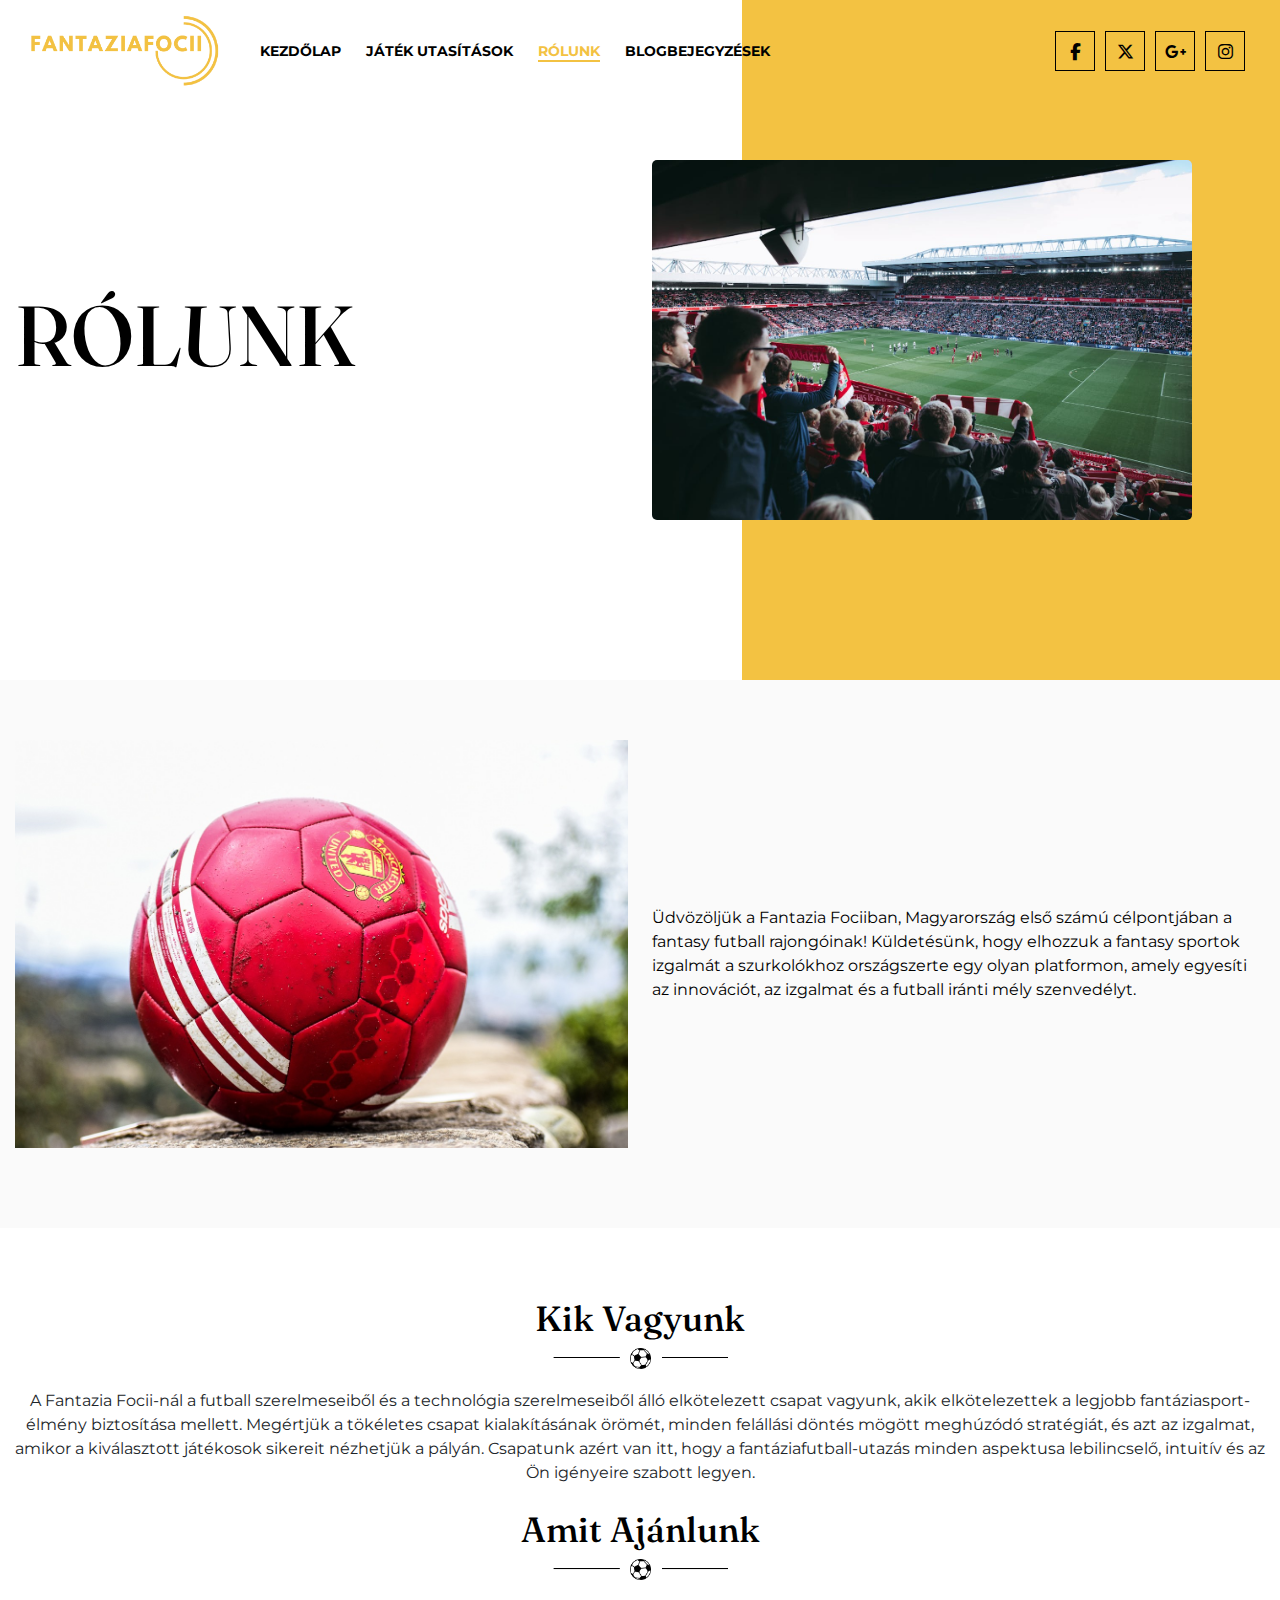
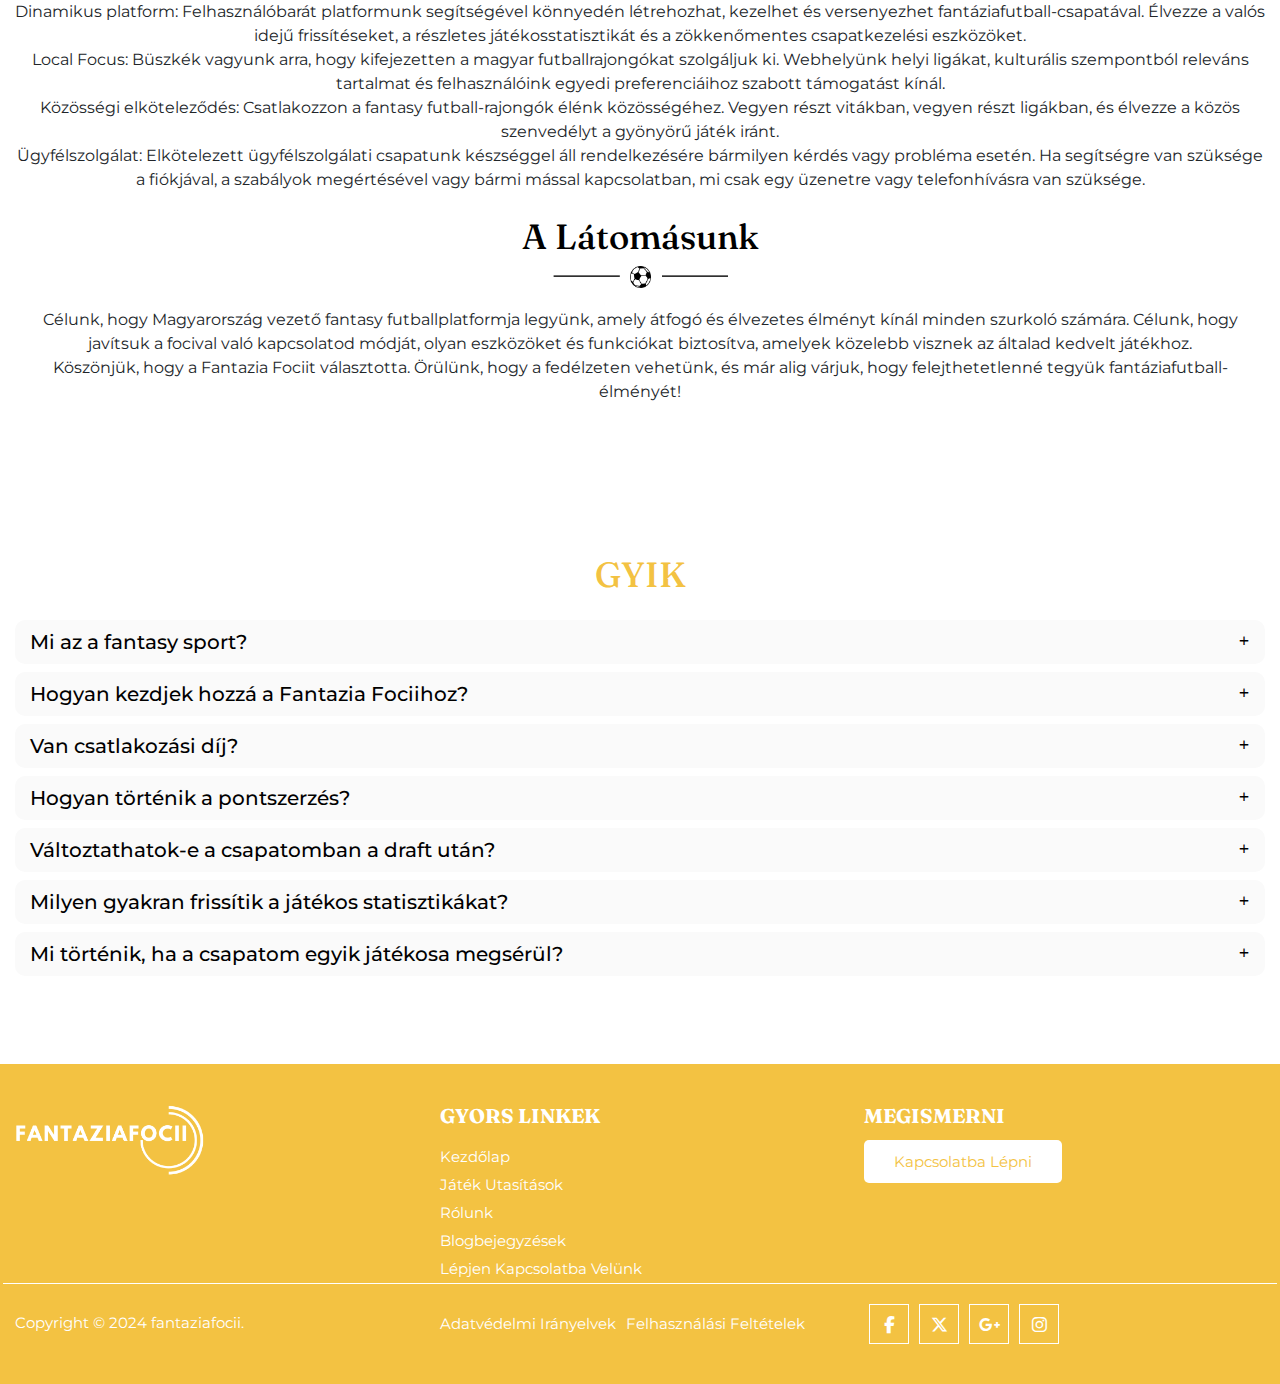
<file: about.html>
<!DOCTYPE html>
<html lang="hu">

<head>
    <meta charset="UTF-8">
    <meta name="viewport" content="width=device-width, initial-scale=1.0">
    <title>Rólunk</title>
    <link rel="icon" type="image/x-icon" href="img/fav.png">
    <link rel="stylesheet" href="https://cdnjs.cloudflare.com/ajax/libs/font-awesome/6.5.1/css/all.min.css">
    <link rel="stylesheet" href="css/bootstrap.css">
    <link rel="stylesheet" href="css/style.css">
    <link rel="stylesheet" href="css/responsive.css">
</head>

<body>
    <!-- header section start -->
    <header>
        <div class="container">
            <div class="navbar">
                <div class="together">
                    <div class="logo"><a href="index.html"><img src="img/logo.png" alt="logo"></a></div>
                    <div class="navlink">
                        <div class="closebutton"><i class="fa fa-times-circle" aria-hidden="true"></i></div>
                        <ul>
                            <li>
                                <a href="index.html">Kezdőlap</a>
                            </li>
                            <li>
                                <a href="play.html">Játék utasítások</a>
                            </li>
                            <li>
                                <a href="about.html" class="active">Rólunk</a>
                            </li>
                            <li>
                                <a href="blog.html">Blogbejegyzések</a>
                            </li>
                        </ul>
                    </div>
                </div>

                <div class="social_profile  upper">
                    <ul>
                        <li><a href="#"><i class="fa-brands fa-facebook-f"></i></a></li>
                        <li><a href="#"><i class="fa-brands fa-x-twitter"></i></a></li>
                        <li><a href="#"><i class="fa-brands fa-google-plus-g"></i></a></li>
                        <li><a href="#"><i class="fa-brands fa-instagram"></i></a></li>
                    </ul>
                </div>
                <div class="open"><i class="fa fa-bars" aria-hidden="true"></i></div>
            </div>
        </div>
    </header>
    <!-- header section start -->
    <!--  banner section start -->
    <div class="home_banner">
        <div class="container">
            <div class="row">
                <div class="col-lg-6 col-md-6 col-sm-12">
                    <div class="banner_box">
                        <h1>Rólunk</h1>
                    </div>
                </div>
                <div class="col-lg-6 col-md-6 col-sm-12">
                    <div class="banner_img">
                        <img src="img/about.jpg" alt="sport">
                    </div>
                </div>
            </div>
        </div>
    </div>
    <!-- banner section end -->
    <!-- detail section start -->
    <div class="detail">
        <div class="container">
            <div class="row">
                <div class="col-lg-6 col-sm-6 col-12">
                    <div class="detail_text">
                        <img src="img/aboutaside.jpg" alt="sport">
                    </div>
                </div>
                <div class="col-lg-6 col-sm-6 col-12">
                    <div class="detail_text">
                        <p>Üdvözöljük a Fantazia Fociiban, Magyarország első számú célpontjában a fantasy futball
                            rajongóinak! Küldetésünk, hogy elhozzuk a fantasy sportok izgalmát a szurkolókhoz
                            országszerte egy olyan platformon, amely egyesíti az innovációt, az izgalmat és a futball
                            iránti mély szenvedélyt.
                        </p>
                    </div>
                </div>
            </div>
        </div>
    </div>
    <!-- detail section end -->
    <!-- about section start -->
    <div class="about">
        <div class="container">
            <div class="row">
                <div class="col-12">
                    <div class="about_box">
                        <h2>Kik vagyunk</h2>
                        <img src="img/beforeimg.png" alt="about">
                        <p>A Fantazia Focii-nál a futball szerelmeseiből és a technológia szerelmeseiből álló
                            elkötelezett csapat vagyunk, akik elkötelezettek a legjobb fantáziasport-élmény biztosítása
                            mellett. Megértjük a tökéletes csapat kialakításának örömét, minden felállási döntés mögött
                            meghúzódó stratégiát, és azt az izgalmat, amikor a kiválasztott játékosok sikereit nézhetjük
                            a pályán. Csapatunk azért van itt, hogy a fantáziafutball-utazás minden aspektusa
                            lebilincselő, intuitív és az Ön igényeire szabott legyen.
                        </p>
                    </div>
                    <div class="about_box mt-4">
                        <h2>Amit ajánlunk</h2>
                        <img src="img/beforeimg.png" alt="about">
                        <p>Dinamikus platform: Felhasználóbarát platformunk segítségével könnyedén létrehozhat,
                            kezelhet és versenyezhet fantáziafutball-csapatával. Élvezze a valós idejű frissítéseket, a
                            részletes játékosstatisztikát és a zökkenőmentes csapatkezelési eszközöket.
                        </p>
                        <p>Local Focus: Büszkék vagyunk arra, hogy kifejezetten a magyar futballrajongókat szolgáljuk
                            ki. Webhelyünk helyi ligákat, kulturális szempontból releváns tartalmat és felhasználóink
                            egyedi preferenciáihoz szabott támogatást kínál.
                        </p>
                        <p>Közösségi elköteleződés: Csatlakozzon a fantasy futball-rajongók élénk közösségéhez.
                            Vegyen részt vitákban, vegyen részt ligákban, és élvezze a közös szenvedélyt a gyönyörű
                            játék iránt.
                        </p>
                        <p>Ügyfélszolgálat: Elkötelezett ügyfélszolgálati csapatunk készséggel áll rendelkezésére
                            bármilyen kérdés vagy probléma esetén. Ha segítségre van szüksége a fiókjával, a
                            szabályok megértésével vagy bármi mással kapcsolatban, mi csak egy üzenetre vagy
                            telefonhívásra van szüksége.</p>
                    </div>
                    <div class="about_box mt-4">
                        <h2>A látomásunk</h2>
                        <img src="img/beforeimg.png" alt="about">
                        <p>Célunk, hogy Magyarország vezető fantasy futballplatformja legyünk, amely átfogó és
                            élvezetes élményt kínál minden szurkoló számára. Célunk, hogy javítsuk a focival való
                            kapcsolatod módját, olyan eszközöket és funkciókat biztosítva, amelyek közelebb visznek az
                            általad kedvelt játékhoz.
                        </p>
                        <p>Köszönjük, hogy a Fantazia Fociit választotta. Örülünk, hogy a fedélzeten vehetünk, és már
                            alig várjuk, hogy felejthetetlenné tegyük fantáziafutball-élményét!
                        </p>
                    </div>
                </div>
            </div>
        </div>
    </div>
    <!-- about section end -->

    <!-- accordian section start -->
    <div class="hotel_accordian">
        <div class="container">
            <div class="panel-group" id="accordion" role="tablist" aria-multiselectable="true">
                <h2 class="mb-4">GYIK</h2>
                <div class="panel panel-default">
                    <div class="panel-heading" role="tab" id="headingOne">
                        <h4 class="panel-title">
                            <a role="button" data-toggle="collapse" data-parent="#accordion" href="#collapseOne"
                                aria-expanded="false" aria-controls="collapseOne">
                                Mi az a fantasy sport?
                            </a>
                        </h4>
                    </div>
                    <div id="collapseOne" class="panel-collapse collapse in" role="tabpanel"
                        aria-labelledby="headingOne">
                        <div class="panel-body">
                            A fantáziasportok magukban foglalják egy virtuális csapat létrehozását valós sportolókból,
                            és
                            a valós játékokon nyújtott tényleges teljesítményük alapján versenyeznek. A pontokat a
                            játékosok statisztikái és eredményei alapján szerzik.</div>
                    </div>
                </div>
                <div class="panel panel-default">
                    <div class="panel-heading" role="tab" id="headingTwo">
                        <h4 class="panel-title">
                            <a class="collapsed" role="button" data-toggle="collapse" data-parent="#accordion"
                                href="#collapseTwo" aria-expanded="false" aria-controls="collapseTwo">
                                Hogyan kezdjek hozzá a Fantazia Fociihoz?
                            </a>
                        </h4>
                    </div>
                    <div id="collapseTwo" class="panel-collapse collapse" role="tabpanel" aria-labelledby="headingTwo">
                        <div class="panel-body">
                            A kezdéshez regisztráljon egy fiókot, hozzon létre fantáziacsapatot, és csatlakozzon egy
                            ligához. Miután összeállította csapatát, kezelje összeállítását, és kövesse nyomon játékosai
                            teljesítményét a szezon során.
                        </div>
                    </div>
                </div>
                <div class="panel panel-default">
                    <div class="panel-heading" role="tab" id="headingThree">
                        <h4 class="panel-title">
                            <a class="collapsed" role="button" data-toggle="collapse" data-parent="#accordion"
                                href="#collapseThree" aria-expanded="false" aria-controls="collapseThree">
                                Van csatlakozási díj?
                            </a>
                        </h4>
                    </div>
                    <div id="collapseThree" class="panel-collapse collapse" role="tabpanel"
                        aria-labelledby="headingThree">
                        <div class="panel-body">
                            Az alapvető részvétel általában ingyenes. A választott versenyektől vagy ligáktól függően
                            azonban lehetnek prémium szolgáltatások vagy bajnokság nevezési díjai.</div>
                    </div>
                </div>
                <div class="panel panel-default">
                    <div class="panel-heading" role="tab" id="headingfour">
                        <h4 class="panel-title">
                            <a class="collapsed" role="button" data-toggle="collapse" data-parent="#accordion"
                                href="#collapsefour" aria-expanded="false" aria-controls="collapsefour">
                                Hogyan történik a pontszerzés?
                            </a>
                        </h4>
                    </div>
                    <div id="collapsefour" class="panel-collapse collapse" role="tabpanel"
                        aria-labelledby="headingfour">
                        <div class="panel-body">
                            A pontokat a csapatod játékosainak valós teljesítménye alapján ítélik oda, például gólok,
                            gólpasszok és védekező akciók. Részletes információkért tekintse meg oldalunk pontozási
                            rendszerét.</div>
                    </div>
                </div>
                <div class="panel panel-default">
                    <div class="panel-heading" role="tab" id="headingfive">
                        <h4 class="panel-title">
                            <a class="collapsed" role="button" data-toggle="collapse" data-parent="#accordion"
                                href="#collapsefive" aria-expanded="false" aria-controls="collapsefive">
                                Változtathatok-e a csapatomban a draft után?
                            </a>
                        </h4>
                    </div>
                    <div id="collapsefive" class="panel-collapse collapse" role="tabpanel"
                        aria-labelledby="headingfive">
                        <div class="panel-body">
                            Igen, változtathatsz a névsoron a szezon során, például új játékosok felvételére, cserékre
                            és
                            a felállás módosítására.</div>
                    </div>
                </div>
                <div class="panel panel-default">
                    <div class="panel-heading" role="tab" id="headingsix">
                        <h4 class="panel-title">
                            <a class="collapsed" role="button" data-toggle="collapse" data-parent="#accordion"
                                href="#collapsesix" aria-expanded="false" aria-controls="collapsesix">
                                Milyen gyakran frissítik a játékos statisztikákat?
                            </a>
                        </h4>
                    </div>
                    <div id="collapsesix" class="panel-collapse collapse" role="tabpanel" aria-labelledby="headingsix">
                        <div class="panel-body">
                            A játékos statisztikák valós időben frissülnek, vagy röviddel a meccsek befejezése után.
                            Tekintse meg a webhelyet a legfrissebb frissítésekért és a pontos pontszámokért.
                        </div>
                    </div>
                </div>
                <div class="panel panel-default">
                    <div class="panel-heading" role="tab" id="headingseven">
                        <h4 class="panel-title">
                            <a class="collapsed" role="button" data-toggle="collapse" data-parent="#accordion"
                                href="#collapseseven" aria-expanded="false" aria-controls="collapseseven">
                                Mi történik, ha a csapatom egyik játékosa megsérül?
                            </a>
                        </h4>
                    </div>
                    <div id="collapseseven" class="panel-collapse collapse" role="tabpanel"
                        aria-labelledby="headingseven">
                        <div class="panel-body">
                            Ha a csapatod egyik játékosa megsérül, a bajnokság szabályaitól függően lecserélheted egy
                            másik játékosra a kispadodról vagy a szabadügynök-készletből.
                        </div>
                    </div>
                </div>
            </div>
        </div>
    </div>
    <!-- accordian section end -->
    <!-- footer styling start -->
    <div class="footer">
        <div class="container">
            <div class="row">
                <div class="col-lg-4 col-sm-6 col-xs-12">
                    <div class="single_footer">
                        <a href="index.html">
                            <img src="img/logo.png" alt="logo">
                        </a>
                    </div>
                </div>
                <div class="col-md-4 col-sm-6 col-xs-12">
                    <div class="single_footer single_footer_address">
                        <h4>
                            Gyors linkek</h4>
                        <ul>
                            <li>
                                <a href="index.html">Kezdőlap</a>
                            </li>
                            <li>
                                <a href="play.html">Játék utasítások</a>
                            </li>
                            <li>
                                <a href="about.html">Rólunk</a>
                            </li>
                            <li>
                                <a href="blog.html">Blogbejegyzések</a>
                            </li>
                            <li>
                                <a href="contact.html">Lépjen kapcsolatba velünk</a>
                            </li>
                        </ul>
                    </div>
                </div>
                <div class="col-md-4 col-sm-12 col-xs-12">
                    <div class="single_footer single_footer_address">
                        <h4>Megismerni</h4>
                        <div class="email">
                            <ul>
                                <li>
                                    <a href="mailto:info@fantaziafocii.com" class="contact_btn">Kapcsolatba lépni</a>
                                </li>
                            </ul>
                        </div>
                    </div>
                </div>
            </div>
            <div class="row bottom">
                <div class="col-lg-4 col-md-5 col-sm-12">
                    <p class="copyright">Copyright © 2024 <a href="index.html">fantaziafocii</a>.</p>
                </div>
                <div class="col-lg-4 col-md-5 col-sm-12">
                    <div class="single_footer single_footer_address below_address d-flex">
                        <ul>
                            <li><a href="privacy.html">Adatvédelmi irányelvek</a></li>
                            <li><a href="terms.html">Felhasználási feltételek</a></li>
                        </ul>
                    </div>
                </div>
                <div class="col-lg-4 col-md-5 col-sm-12">
                    <div class="social_profile">
                        <ul>
                            <li><a href="#"><i class="fa-brands fa-facebook-f"></i></a></li>
                            <li><a href="#"><i class="fa-brands fa-x-twitter"></i></a></li>
                            <li><a href="#"><i class="fa-brands fa-google-plus-g"></i></a></li>
                            <li><a href="#"><i class="fa-brands fa-instagram"></i></a></li>
                        </ul>
                    </div>
                </div>
            </div>
        </div>
    </div>
    <!-- footer styling end -->
    <script src="https://cdnjs.cloudflare.com/ajax/libs/jquery/2.2.2/jquery.min.js"></script>
    <script src="https://maxcdn.bootstrapcdn.com/bootstrap/4.1.3/js/bootstrap.min.js"></script>
    <script>
        $(document).ready(function () {
            $(".open").click(function () {
                $("body").addClass("toggle");
            });
        });
        $(document).ready(function () {
            $(".closebutton").click(function () {
                $("body").removeClass("toggle");
            });
        });
    </script>

</body>

</html>
</file>
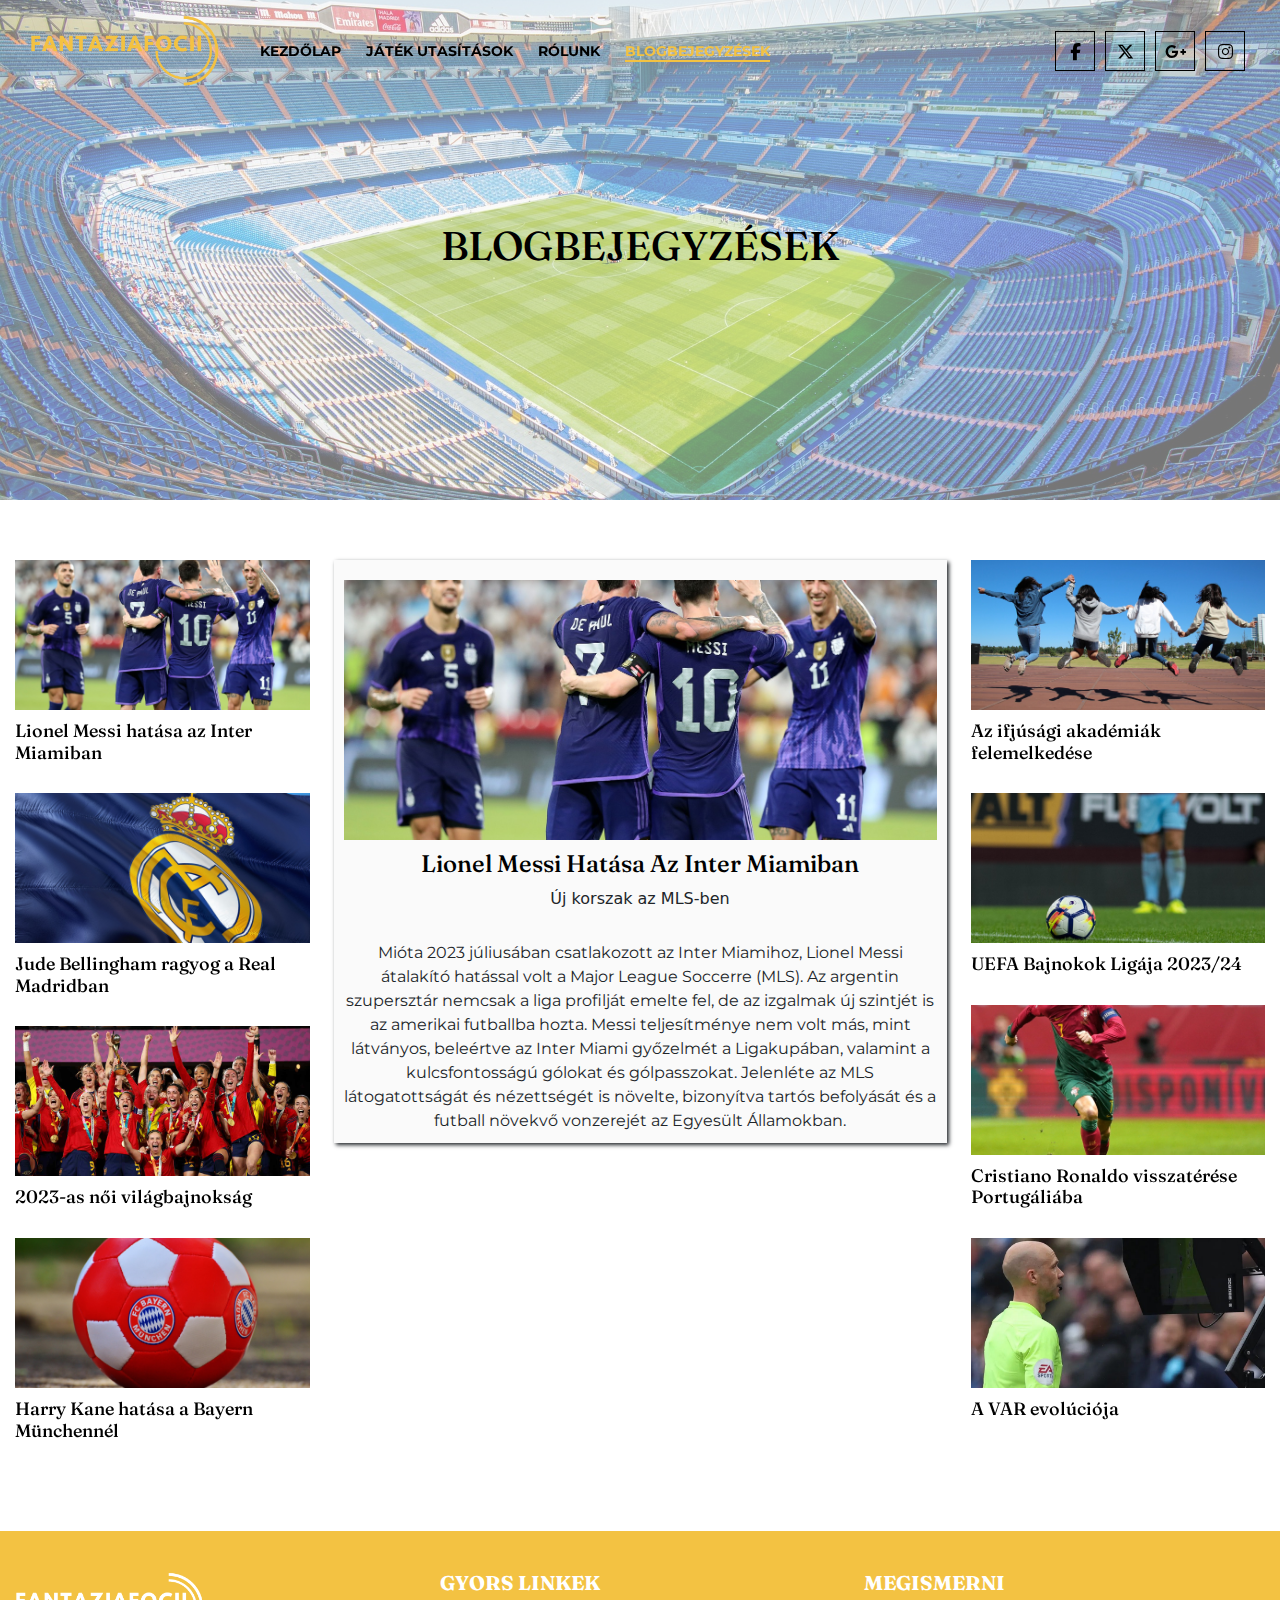
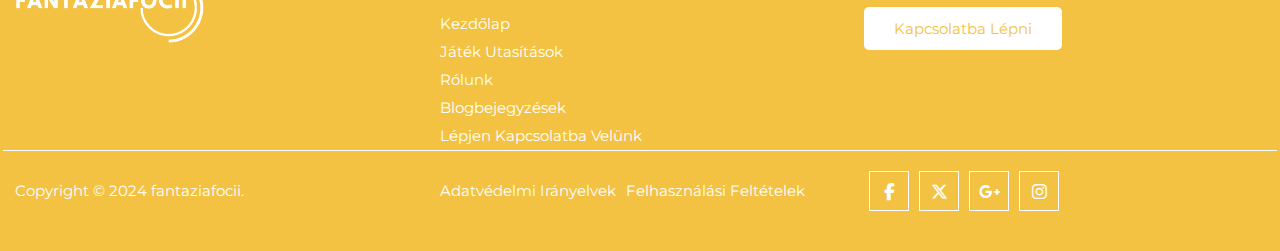
<file: blog copy.html>
<!DOCTYPE html>
<html lang="hu">

<head>
    <meta charset="UTF-8">
    <meta name="viewport" content="width=device-width, initial-scale=1.0">
    <title>Blogbejegyzések</title>
    <link rel="icon" type="image/x-icon" href="img/fav.png">
    <link rel="stylesheet" href="https://cdnjs.cloudflare.com/ajax/libs/font-awesome/6.5.1/css/all.min.css">
    <link rel="stylesheet" href="css/bootstrap.css">
    <link rel="stylesheet" href="css/style.css">
    <link rel="stylesheet" href="css/responsive.css">
</head>

<body>
    <!-- header section start -->
    <header>
        <div class="container">
            <div class="navbar">
                <div class="together">
                    <div class="logo"><a href="index.html"><img src="img/logo.png" alt="logo"></a></div>
                    <div class="navlink">
                        <div class="closebutton"><i class="fa fa-times-circle" aria-hidden="true"></i></div>
                        <ul>
                            <li>
                                <a href="index.html">Kezdőlap</a>
                            </li>
                            <li>
                                <a href="play.html">Játék utasítások</a>
                            </li>
                            <li>
                                <a href="about.html">Rólunk</a>
                            </li>
                            <li>
                                <a href="blog.html" class="active">Blogbejegyzések</a>
                            </li>
                        </ul>
                    </div>
                </div>

                <div class="social_profile  upper">
                    <ul>
                        <li><a href="#"><i class="fa-brands fa-facebook-f"></i></a></li>
                        <li><a href="#"><i class="fa-brands fa-x-twitter"></i></a></li>
                        <li><a href="#"><i class="fa-brands fa-google-plus-g"></i></a></li>
                        <li><a href="#"><i class="fa-brands fa-instagram"></i></a></li>
                    </ul>
                </div>
                <div class="open"><i class="fa fa-bars" aria-hidden="true"></i></div>
            </div>
        </div>
    </header>
    <!-- header section start -->
    <!--  banner section start -->
    <div class="blog_banner">
        <div class="container">
            <div class="row">
                <div class="col-12">
                    <div class="banner_box blog_head">
                        <h1>Blogbejegyzések</h1>
                    </div>
                </div>
            </div>
        </div>
    </div>
    <!-- banner section end -->
    <div class="after_banner_section section home">
        <div class="container">
            <div class="row">
                <div class="col-xxl-3 col-xl-3 col-lg-6 col-md-12 col-sm-12">
                    <div class="right_side_ab">
                        <div class="upcoming_events">
                            <div class="events">
                                <div class="box">
                                    <a href="#messi"><img src="img/messi.jfif" alt=""></a>
                                </div>
                                <div class="box2">
                                    <a href="#messi">
                                        <h4>Lionel Messi hatása az Inter Miamiban</h4>
                                    </a>
                                </div>
                            </div>
                            <div class="events">
                                <div class="box">
                                    <a href="#maraid"><img src="img/maraid.jpg" alt=""></a>
                                </div>
                                <div class="box2">
                                    <a href="#maraid">
                                        <h4>Jude Bellingham ragyog a Real Madridban</h4>
                                    </a>
                                </div>
                            </div>
                            <div class="events">
                                <div class="box">
                                    <a href="#womencup"><img src="img/womencup.jpg" alt=""></a>
                                </div>
                                <div class="box2">
                                    <a href="#womencup">
                                        <h4>2023-as női világbajnokság</h4>
                                    </a>
                                </div>
                            </div>
                            <div class="events">
                                <div class="box">
                                    <a href="#muinch"><img src="img/muinch.jpg" alt=""></a>
                                </div>
                                <div class="box2">
                                    <a href="#muinch">
                                        <h4>Harry Kane hatása a Bayern Münchennél</h4>
                                    </a>
                                </div>
                            </div>
                        </div>
                    </div>
                </div>
                <div class="col-xxl-6 col-xl-6 col-lg-6 col-md-12 col-sm-12">
                    <div class="left_side_ab" id="messi">
                        <img src="img/messi.jfif" alt="blog" class="img-fluid">
                        <h2>Lionel Messi hatása az Inter Miamiban</h2>
                        <span>Új korszak az MLS-ben</span>
                        <p class="mt-3">Mióta 2023 júliusában csatlakozott az Inter Miamihoz, Lionel Messi átalakító
                            hatással volt a
                            Major League Soccerre (MLS). Az argentin szupersztár nemcsak a liga profilját emelte fel,
                            de az izgalmak új szintjét is az amerikai futballba hozta. Messi teljesítménye nem volt más,
                            mint látványos, beleértve az Inter Miami győzelmét a Ligakupában, valamint a
                            kulcsfontosságú gólokat és gólpasszokat. Jelenléte az MLS látogatottságát és nézettségét is
                            növelte, bizonyítva tartós befolyását és a futball növekvő vonzerejét az Egyesült
                            Államokban.</p>

                    </div>


                    <!-- <div class="left_side_ab" id="maraid">
                        <img src="img/maraid.jpg" alt="blog" class="img-fluid">
                        <h2>Jude Bellingham ragyog a Real Madridban</h2>
                        <span>Készülő sztár</span>
                        <p class="mt-3">Jude Bellingham jelentős hatást ért el azóta, hogy a Borussia Dortmundtól a Real
                            Madridhoz
                            igazolt. A fiatal angol középpályás gyorsan a La Liga óriásának kulcsjátékosa lett,
                            bemutatva
                            ügyességét, érettségét és sokoldalúságát. Bellingham szereplése nagyban hozzájárult a
                            Real Madrid erőteljes szezonkezdetéhez, mind a hazai, mind az európai versenyeken
                            egyaránt jelentős szerepet játszott. A játékok befolyásoló képessége és magas szintű játéka
                            ilyen fiatalon egyaránt dicséretet kapott a szurkolóktól és az elemzőktől, megszilárdítva
                            hírnevét a futball egyik legfényesebb feltörekvő tehetségeként.
                        </p>

                    </div>

                    <div class="left_side_ab" id="womencup">
                        <img src="img/womencup.jpg" alt="blog" class="img-fluid">
                        <h2>2023-as női világbajnokság</h2>
                        <span>Spanyolország történelmi győzelemmel diadalmaskodik</span>
                        <p class="mt-3">A spanyol női válogatott történelmi mérföldkövet ért el azzal, hogy megnyerte a
                            2023-as
                            FIFA női világbajnokságot. Az Ausztráliában és Új-Zélandon megrendezett tornán
                            Spanyolország 1-0-ra legyőzte Angliát a döntőben. Olga Carmona szerezte a mindent
                            eldöntő gólt, ezzel bebiztosította Spanyolország első világbajnoki címét. A győzelem
                            jelentős
                            eredményt jelentett a spanyol női labdarúgás számára, és rávilágított a női játékon belüli
                            növekvő versenyképességre és ügyességre. Spanyolország győzelmét a sport
                            mérföldkőnek számító pillanataként ünneplik, és sok fiatal női játékost inspirált szerte a
                            világon.
                        </p>

                    </div>
                    <div class="left_side_ab" id="muinch">
                        <img src="img/muinch.jpg" alt="blog" class="img-fluid">
                        <h2>Harry Kane hatása a Bayern Münchennél</h2>
                        <span>Korai siker</span>
                        <p class="mt-3">Harry Kane átigazolása a Bayern Münchenhez a Tottenham Hotspurtől 2023
                            augusztusában
                            eddig nagyon sikeres volt. Az angol csatár gyorsan alkalmazkodott a Bundesliga életéhez,
                            több gólt szerzett, és a Bayern támadórendszerének szerves részévé vált. Kane jelenléte
                            megerősítette a Bayern csapatát, mivel a hazai és az európai versenyeken egyaránt uralni
                            kívánják. Lenyűgöző rajtja a világ egyik legjobb csatáraként való hírnevét is
                            alátámasztotta,
                            és segített a Bayernnek megőrizni pozícióját a Bundesliga tabella élén.</p>
                    </div>
                    <div class="left_side_ab" id="youth">
                        <img src="img/youth.jpg" alt="blog" class="img-fluid">
                        <h2>Az ifjúsági akadémiák felemelkedése</h2>
                        <span>a barcelonai La Masia új sztárokat produkál</span>
                        <p class="mt-3">Barcelona híres La Masia akadémiája továbbra is kiváló tehetségeket termel,
                            számos fiatal
                            játékos kel hullámot az első csapatban. A közelmúltban végzettek, köztük Lamine Yamal és
                            Gavi, jelentős mértékben hozzájárultak az idősebb csapathoz. A La Masia nagy hangsúlyt
                            fektet a technikailag tehetséges és sokoldalú játékosok fejlesztésére, ismét sikeresnek
                            bizonyult, hiszen ezek a fiatal sztárok már a nagyszínpadon is megmutatják képességeiket.
                            A Barcelona a saját nevelésű tehetségek gondozására összpontosítva továbbra is
                            stratégiájának sarokköve, amely biztosítja a képzett játékosok folyamatos kínálatát a jövő
                            számára.
                        </p>

                    </div>


                    <div class="left_side_ab" id="camp">
                        <img src="img/camp.jpg" alt="blog" class="img-fluid">
                        <h2>UEFA Bajnokok Ligája 2023/24</h2>
                        <span>Izgalmas csoportkör sorsolása</span>
                        <p class="mt-3">Az UEFA Bajnokok Ligája csoportkörének sorsolása a 2023/24-es szezonra több
                            izgalmas
                            mérkőzést hozott létre. A figyelemre méltó csoportok közé tartozik az A-csoport, amelyben a
                            Manchester City, a Barcelona és a Porto, valamint a C-csoport, amelyben a Bayern
                            München a PSG-vel és az Inter Milannal párosul. A sorsolás izgalmas csoportkört ígér
                            számos nagy horderejű összecsapással és esetleges meglepetésekkel. Miközben a
                            csapatok készülnek a versenyre, a szurkolók izgatottan várják a Bajnokok Ligája által
                            folyamatosan kínált drámát és a magas színvonalú futballt.</p>

                    </div>


                    <div class="left_side_ab" id="ronaldo">
                        <img src="img/ronaldo.jpg" alt="blog" class="img-fluid">
                        <h2>Cristiano Ronaldo visszatérése Portugáliába</h2>
                        <span>Vezető al-Nasszr</span>
                        <p class="mt-3">Cristiano Ronaldo költözése a szaúd-arábiai Al-Nassr-hoz továbbra is felkeltette
                            a figyelmet,
                            mivel a portugál támadó tapasztalatait és góllövő képességeit a szaúd-arábiai Pro
                            League-be viszi. Ronaldo fontos szerepet játszott az Al-Nassr hazai kampányában, számos
                            gólt szerzett, és vezető szerepet játszott a pályán és azon kívül is. Szaúd-Arábiában való
                            jelenléte emelte a liga profilját, és világszerte érdeklődést váltott ki, rávilágítva a
                            legjobb
                            futballisták növekvő hatására a feltörekvő futballpiacokon.</p>

                    </div>


                    <div class="left_side_ab" id="var">
                        <img src="img/var.jpg" alt="blog" class="img-fluid">
                        <h2>A VAR evolúciója</h2>
                        <span>Változások és kihívások</span>
                        <p class="mt-3">A Video Assistant Referee (VAR) rendszer, amelyet a játékvezetés pontosságának
                            javítására vezettek be, folyamatosan fejlődik, és kihívásokkal néz szembe. A futball
                            irányító
                            testületei között a közelmúltban folytatott megbeszélések a VAR használatának finomítására
                            összpontosítottak, hogy olyan problémákat kezeljenek, mint az inkonzisztencia és az
                            átláthatóság. A javasolt változtatások közé tartozik a leshatárokra vonatkozó egyértelműbb
                            iránymutatás, valamint a VAR-beavatkozások jobb kommunikációja a rajongókkal. A VAR
                            folyamatban lévő fejlesztése célja a hatékonyság növelése és annak biztosítása, hogy
                            pozitívan járuljon hozzá a játék integritásához.</p>
                    </div> -->

                </div>
                <div class="col-xxl-3 col-xl-3 col-lg-6 col-md-12 col-sm-12">
                    <div class="right_side_ab">
                        <div class="upcoming_events">
                            <div class="events">
                                <div class="box">
                                    <a href="#youth"><img src="img/youth.jpg" alt=""></a>
                                </div>
                                <div class="box2">
                                    <a href="#youth">
                                        <h4>Az ifjúsági akadémiák felemelkedése</h4>
                                    </a>
                                </div>
                            </div>
                            <div class="events">
                                <div class="box">
                                    <a href="#camp"><img src="img/camp.jpg" alt=""></a>
                                </div>
                                <div class="box2">
                                    <a href="#camp">
                                        <h4>UEFA Bajnokok Ligája 2023/24</h4>
                                    </a>
                                </div>
                            </div>
                            <div class="events">
                                <div class="box">
                                    <a href="#ronaldo"><img src="img/ronaldo.jpg" alt=""></a>
                                </div>
                                <div class="box2">
                                    <a href="#ronaldo">
                                        <h4>Cristiano Ronaldo visszatérése Portugáliába</h4>
                                    </a>
                                </div>
                            </div>
                            <div class="events">
                                <div class="box">
                                    <a href="#var"><img src="img/var.jpg" alt=""></a>
                                </div>
                                <div class="box2">
                                    <a href="#var">
                                        <h4>A VAR evolúciója</h4>
                                    </a>
                                </div>
                            </div>
                        </div>
                    </div>
                </div>
            </div>
        </div>
    </div>
    <!-- footer styling start -->
    <div class="footer">
        <div class="container">
            <div class="row">
                <div class="col-lg-4 col-sm-6 col-xs-12">
                    <div class="single_footer">
                        <a href="index.html">
                            <img src="img/logo.png" alt="logo">
                        </a>
                    </div>
                </div>
                <div class="col-md-4 col-sm-6 col-xs-12">
                    <div class="single_footer single_footer_address">
                        <h4>
                            Gyors linkek</h4>
                        <ul>
                            <li>
                                <a href="index.html">Kezdőlap</a>
                            </li>
                            <li>
                                <a href="play.html">Játék utasítások</a>
                            </li>
                            <li>
                                <a href="about.html">Rólunk</a>
                            </li>
                            <li>
                                <a href="blog.html">Blogbejegyzések</a>
                            </li>
                            <li>
                                <a href="contact.html">Lépjen kapcsolatba velünk</a>
                            </li>
                        </ul>
                    </div>
                </div>
                <div class="col-md-4 col-sm-12 col-xs-12">
                    <div class="single_footer single_footer_address">
                        <h4>Megismerni</h4>
                        <div class="email">
                            <ul>
                                <li>
                                    <a href="mailto:info@fantaziafocii.com" class="contact_btn">Kapcsolatba
                                        lépni</a>
                                </li>
                            </ul>
                        </div>
                    </div>
                </div>
            </div>
            <div class="row bottom">
                <div class="col-lg-4 col-md-5 col-sm-12">
                    <p class="copyright">Copyright © 2024 <a href="index.html">fantaziafocii</a>.</p>
                </div>
                <div class="col-lg-4 col-md-5 col-sm-12">
                    <div class="single_footer single_footer_address below_address d-flex">
                        <ul>
                            <li><a href="privacy.html">Adatvédelmi irányelvek</a></li>
                            <li><a href="terms.html">Felhasználási feltételek</a></li>
                        </ul>
                    </div>
                </div>
                <div class="col-lg-4 col-md-5 col-sm-12">
                    <div class="social_profile">
                        <ul>
                            <li><a href="#"><i class="fa-brands fa-facebook-f"></i></a></li>
                            <li><a href="#"><i class="fa-brands fa-x-twitter"></i></a></li>
                            <li><a href="#"><i class="fa-brands fa-google-plus-g"></i></a></li>
                            <li><a href="#"><i class="fa-brands fa-instagram"></i></a></li>
                        </ul>
                    </div>
                </div>
            </div>
        </div>
    </div>

    <!-- <ul class="nav nav-tabs" id="myTab" role="tablist">
        <li class="nav-item">
          <a class="nav-link active" id="home-tab" data-toggle="tab" href="#home" role="tab" aria-controls="home" aria-selected="true">Home</a>
        </li>
        <li class="nav-item">
          <a class="nav-link" id="profile-tab" data-toggle="tab" href="#profile" role="tab" aria-controls="profile" aria-selected="false">Profile</a>
        </li>
        <li class="nav-item">
          <a class="nav-link" id="contact-tab" data-toggle="tab" href="#contact" role="tab" aria-controls="contact" aria-selected="false">Contact</a>
        </li>
      </ul>
      <div class="tab-content" id="myTabContent">
        <div class="tab-pane fade show active" id="home" role="tabpanel" aria-labelledby="home-tab">one</div>
        <div class="tab-pane fade" id="profile" role="tabpanel" aria-labelledby="profile-tab">two</div>
        <div class="tab-pane fade" id="contact" role="tabpanel" aria-labelledby="contact-tab">three</div>
      </div> -->
    <!-- footer styling end -->
    <script src="https://cdnjs.cloudflare.com/ajax/libs/jquery/2.2.2/jquery.min.js"></script>
    <script src="https://maxcdn.bootstrapcdn.com/bootstrap/4.1.3/js/bootstrap.min.js"></script>
    <script src="js/custom.js"></script>
    <script>
        $(document).ready(function () {
            $(".open").click(function () {
                $("body").addClass("toggle");
            });
        });
        $(document).ready(function () {
            $(".closebutton").click(function () {
                $("body").removeClass("toggle");
            });
        });
    </script>
    <script>
        var eventsEL = document.querySelectorAll(".events");

        eventsEL.forEach(function (eventElement) {
            eventElement.addEventListener("mouseenter", function () {
                var imgEL = eventElement.querySelector(".box a img");
                var h4El = eventElement.querySelector(".box2 a h4");

                if (imgEL && h4El) {
                    console.log(imgEL.src);
                    console.log(h4El.textContent);

                    var left_sideEL = document.querySelector(".left_side_ab");
                    left_sideEL.innerHTML = `
                <div class="left_side_ab" id="messi">
                    <img src="${imgEL.src}" alt="blog" class="img-fluid">
                    <h2>${h4El.textContent}</h2>
                    <span>Új korszak az MLS-ben</span>
                    <p class="mt-3">Mióta 2023 júliusában csatlakozott az Inter Miamihoz, Lionel Messi átalakító
                        hatással volt a
                        Major League Soccerre (MLS). Az argentin szupersztár nemcsak a liga profilját emelte fel,
                        de az izgalmak új szintjét is az amerikai futballba hozta. Messi teljesítménye nem volt más,
                        mint látványos, beleértve az Inter Miami győzelmét a Ligakupában, valamint a
                        kulcsfontosságú gólokat és gólpasszokat. Jelenléte az MLS látogatottságát és nézettségét is
                        növelte, bizonyítva tartós befolyását és a futball növekvő vonzerejét az Egyesült
                        Államokban.</p>
                </div>`;
                }
            });
        });
    </script>
</body>

</html>
</file>
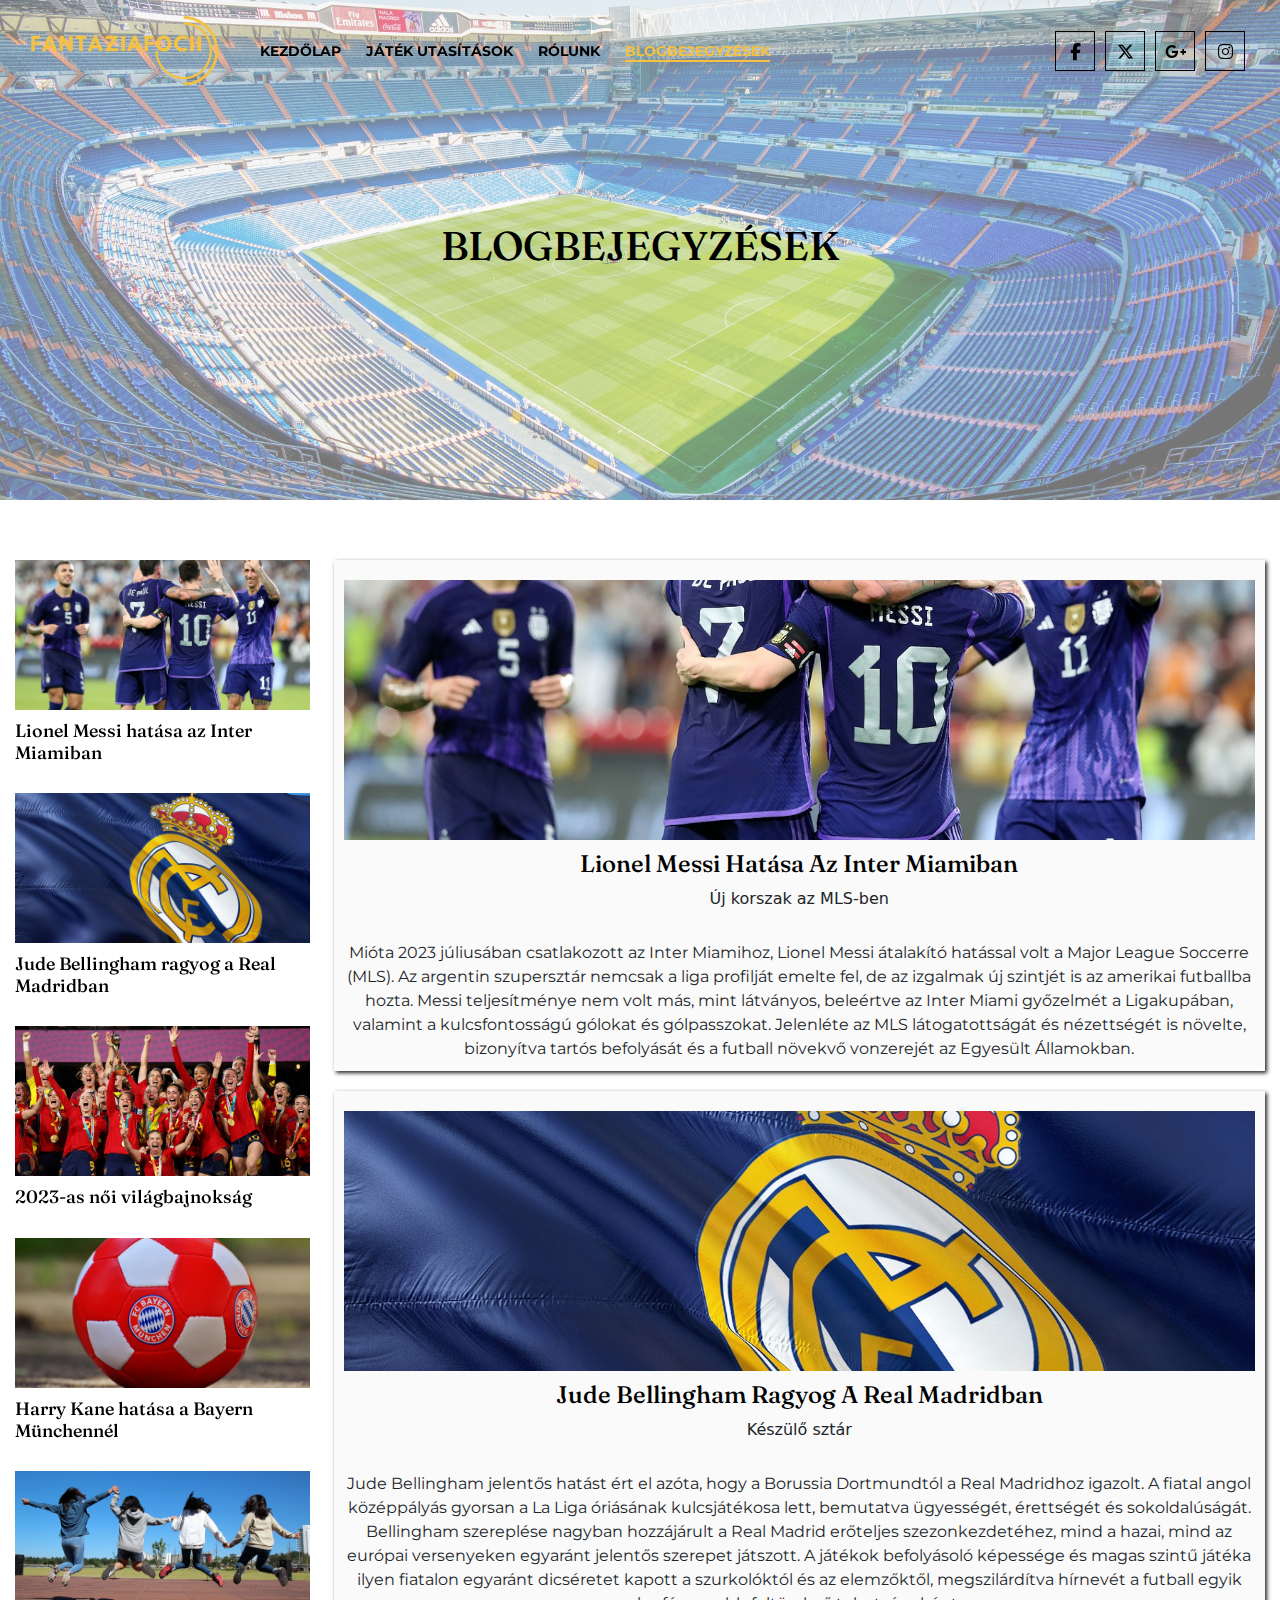
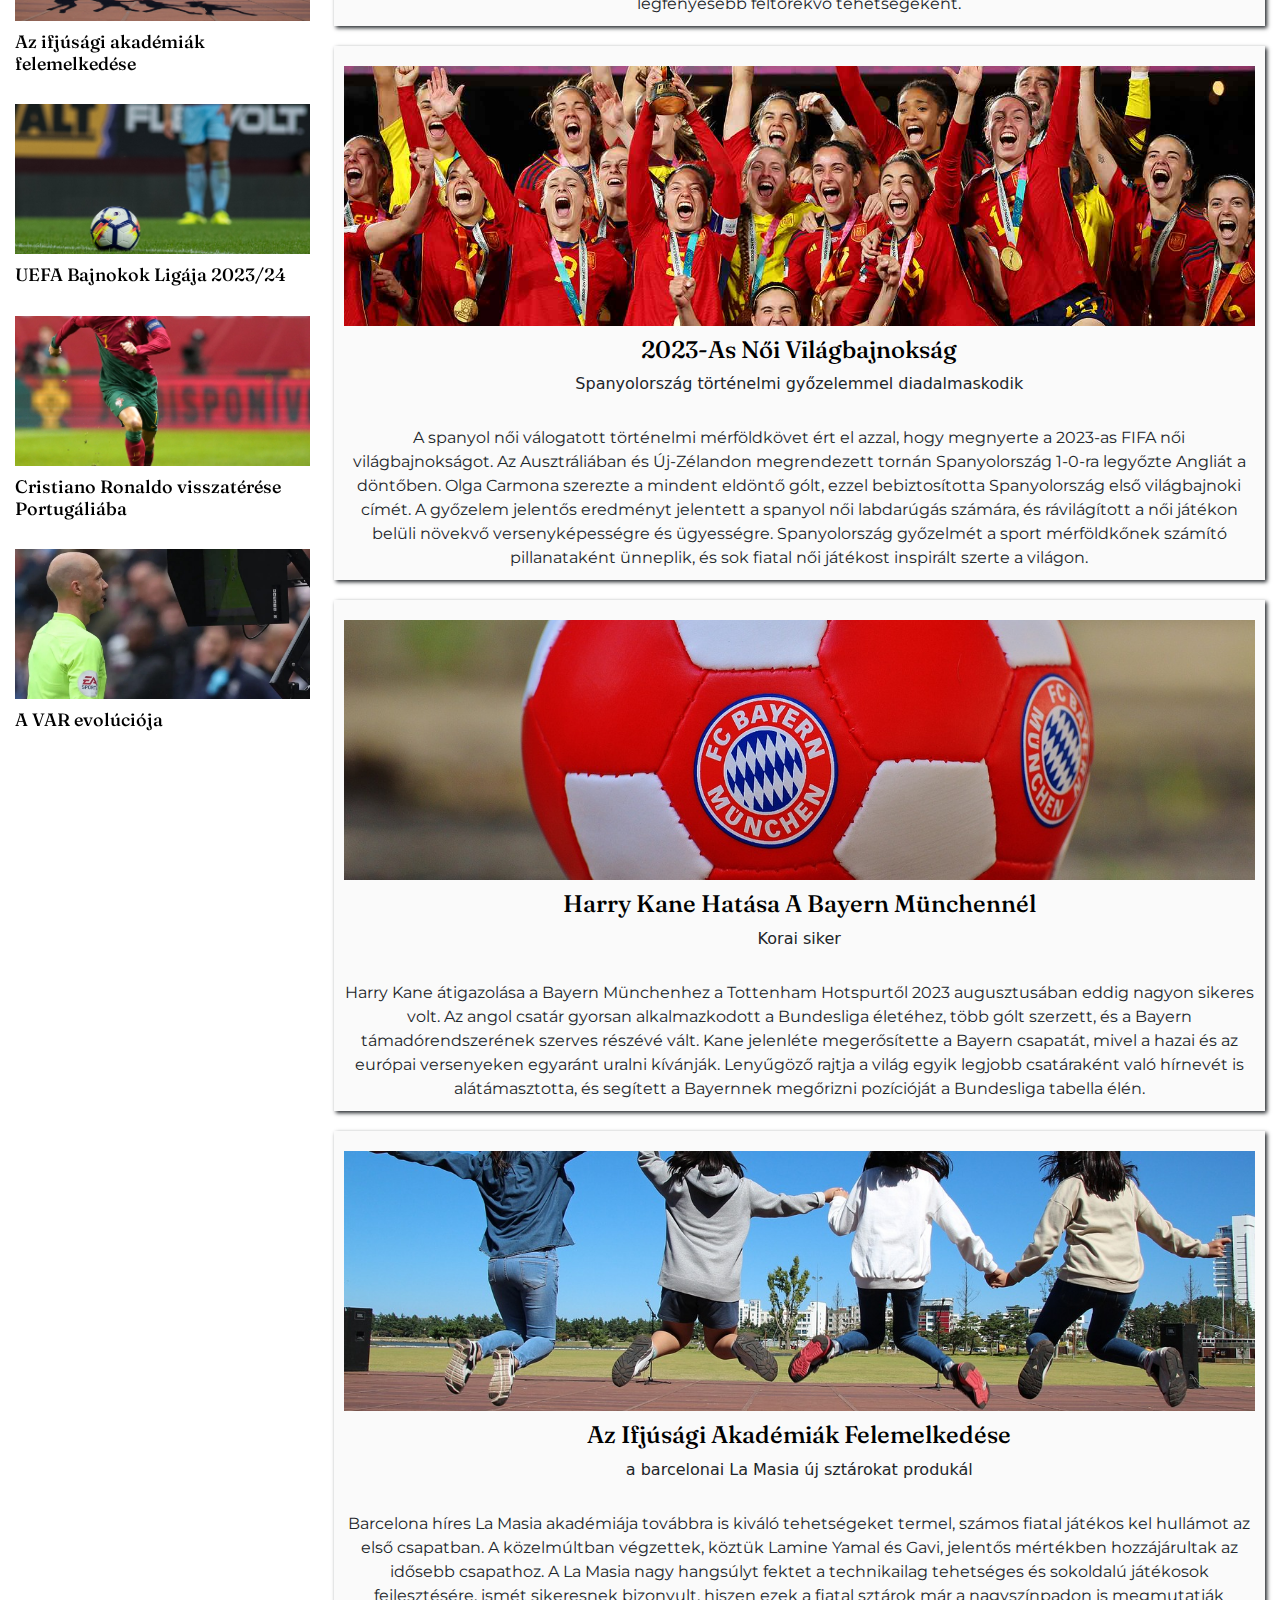
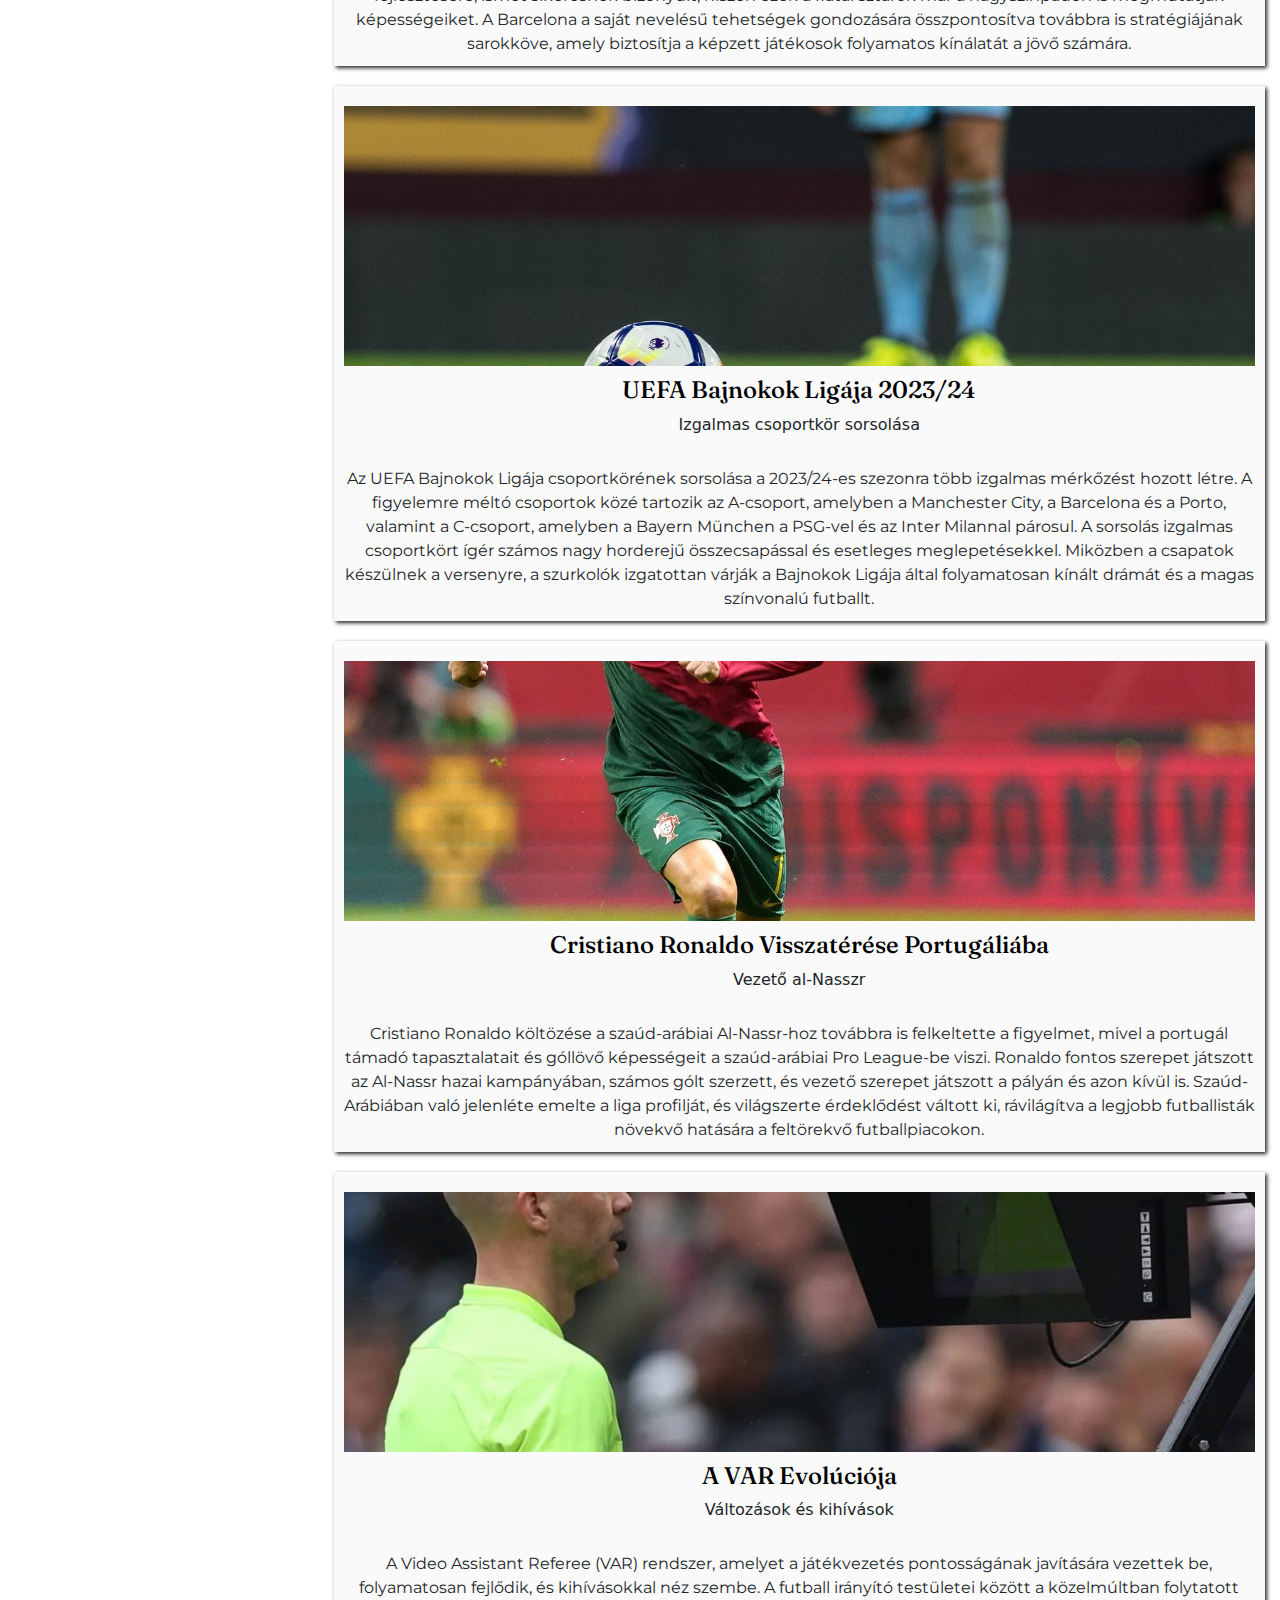
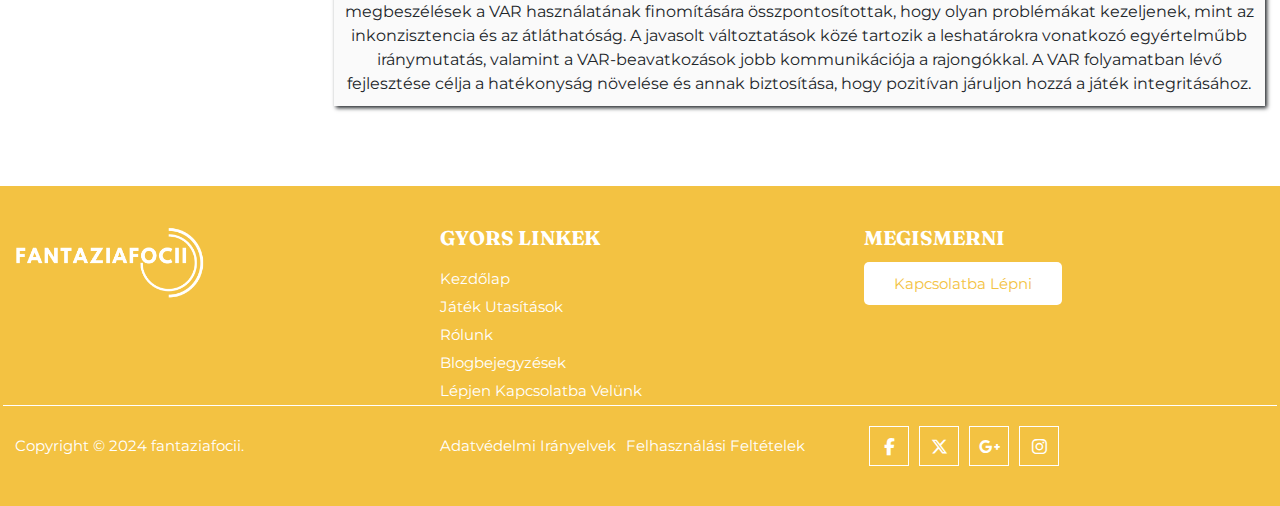
<file: blog.html>
<!DOCTYPE html>
<html lang="hu">

<head>
    <meta charset="UTF-8">
    <meta name="viewport" content="width=device-width, initial-scale=1.0">
    <title>Blogbejegyzések</title>
    <link rel="icon" type="image/x-icon" href="img/fav.png">
    <link rel="stylesheet" href="https://cdnjs.cloudflare.com/ajax/libs/font-awesome/6.5.1/css/all.min.css">
    <link rel="stylesheet" href="css/bootstrap.css">
    <link rel="stylesheet" href="css/style.css">
    <link rel="stylesheet" href="css/responsive.css">
</head>

<body>
    <!-- header section start -->
    <header>
        <div class="container">
            <div class="navbar">
                <div class="together">
                    <div class="logo"><a href="index.html"><img src="img/logo.png" alt="logo"></a></div>
                    <div class="navlink">
                        <div class="closebutton"><i class="fa fa-times-circle" aria-hidden="true"></i></div>
                        <ul>
                            <li>
                                <a href="index.html">Kezdőlap</a>
                            </li>
                            <li>
                                <a href="play.html">Játék utasítások</a>
                            </li>
                            <li>
                                <a href="about.html">Rólunk</a>
                            </li>
                            <li>
                                <a href="blog.html" class="active">Blogbejegyzések</a>
                            </li>
                        </ul>
                    </div>
                </div>

                <div class="social_profile  upper">
                    <ul>
                        <li><a href="#"><i class="fa-brands fa-facebook-f"></i></a></li>
                        <li><a href="#"><i class="fa-brands fa-x-twitter"></i></a></li>
                        <li><a href="#"><i class="fa-brands fa-google-plus-g"></i></a></li>
                        <li><a href="#"><i class="fa-brands fa-instagram"></i></a></li>
                    </ul>
                </div>
                <div class="open"><i class="fa fa-bars" aria-hidden="true"></i></div>
            </div>
        </div>
    </header>
    <!-- header section start -->
    <!--  banner section start -->
    <div class="blog_banner">
        <div class="container">
            <div class="row">
                <div class="col-12">
                    <div class="banner_box blog_head">
                        <h1>Blogbejegyzések</h1>
                    </div>
                </div>
            </div>
        </div>
    </div>
    <!-- banner section end -->
    <div class="after_banner_section section home">
        <div class="container">
            <div class="row">
                <div class="col-xxl-3 col-xl-3 col-lg-12 col-md-12 col-sm-12">
                    <div class="right_side_ab">
                        <div class="upcoming_events">
                            <div class="events">
                                <div class="box">
                                    <a href="#messi"><img src="img/messi.jfif" alt=""></a>
                                </div>
                                <div class="box2">
                                    <a href="#messi">
                                        <h4>Lionel Messi hatása az Inter Miamiban</h4>
                                    </a>
                                </div>
                            </div>
                            <div class="events">
                                <div class="box">
                                    <a href="#maraid"><img src="img/maraid.jpg" alt=""></a>
                                </div>
                                <div class="box2">
                                    <a href="#maraid">
                                        <h4>Jude Bellingham ragyog a Real Madridban</h4>
                                    </a>
                                </div>
                            </div>
                            <div class="events">
                                <div class="box">
                                    <a href="#womencup"><img src="img/womencup.jpg" alt=""></a>
                                </div>
                                <div class="box2">
                                    <a href="#womencup">
                                        <h4>2023-as női világbajnokság</h4>
                                    </a>
                                </div>
                            </div>
                            <div class="events">
                                <div class="box">
                                    <a href="#muinch"><img src="img/muinch.jpg" alt=""></a>
                                </div>
                                <div class="box2">
                                    <a href="#muinch">
                                        <h4>Harry Kane hatása a Bayern Münchennél</h4>
                                    </a>
                                </div>
                            </div>
                            <div class="events">
                                <div class="box">
                                    <a href="#youth"><img src="img/youth.jpg" alt=""></a>
                                </div>
                                <div class="box2">
                                    <a href="#youth">
                                        <h4>Az ifjúsági akadémiák felemelkedése</h4>
                                    </a>
                                </div>
                            </div>
                            <div class="events">
                                <div class="box">
                                    <a href="#camp"><img src="img/camp.jpg" alt=""></a>
                                </div>
                                <div class="box2">
                                    <a href="#camp">
                                        <h4>UEFA Bajnokok Ligája 2023/24</h4>
                                    </a>
                                </div>
                            </div>
                            <div class="events">
                                <div class="box">
                                    <a href="#ronaldo"><img src="img/ronaldo.jpg" alt=""></a>
                                </div>
                                <div class="box2">
                                    <a href="#ronaldo">
                                        <h4>Cristiano Ronaldo visszatérése Portugáliába</h4>
                                    </a>
                                </div>
                            </div>
                            <div class="events">
                                <div class="box">
                                    <a href="#var"><img src="img/var.jpg" alt=""></a>
                                </div>
                                <div class="box2">
                                    <a href="#var">
                                        <h4>A VAR evolúciója</h4>
                                    </a>
                                </div>
                            </div>
                        </div>
                    </div>
                </div>
                <div class="col-xxl-9 col-xl-9 col-lg-12 col-md-12 col-sm-12">
                    <div class="left_side_ab" id="messi">
                        <img src="img/messi.jfif" alt="blog" class="img-fluid">
                        <h2>Lionel Messi hatása az Inter Miamiban</h2>
                        <span>Új korszak az MLS-ben</span>
                        <p class="mt-3">Mióta 2023 júliusában csatlakozott az Inter Miamihoz, Lionel Messi átalakító
                            hatással volt a
                            Major League Soccerre (MLS). Az argentin szupersztár nemcsak a liga profilját emelte fel,
                            de az izgalmak új szintjét is az amerikai futballba hozta. Messi teljesítménye nem volt más,
                            mint látványos, beleértve az Inter Miami győzelmét a Ligakupában, valamint a
                            kulcsfontosságú gólokat és gólpasszokat. Jelenléte az MLS látogatottságát és nézettségét is
                            növelte, bizonyítva tartós befolyását és a futball növekvő vonzerejét az Egyesült
                            Államokban.</p>

                    </div>


                    <div class="left_side_ab" id="maraid">
                        <img src="img/maraid.jpg" alt="blog" class="img-fluid">
                        <h2>Jude Bellingham ragyog a Real Madridban</h2>
                        <span>Készülő sztár</span>
                        <p class="mt-3">Jude Bellingham jelentős hatást ért el azóta, hogy a Borussia Dortmundtól a Real
                            Madridhoz
                            igazolt. A fiatal angol középpályás gyorsan a La Liga óriásának kulcsjátékosa lett,
                            bemutatva
                            ügyességét, érettségét és sokoldalúságát. Bellingham szereplése nagyban hozzájárult a
                            Real Madrid erőteljes szezonkezdetéhez, mind a hazai, mind az európai versenyeken
                            egyaránt jelentős szerepet játszott. A játékok befolyásoló képessége és magas szintű játéka
                            ilyen fiatalon egyaránt dicséretet kapott a szurkolóktól és az elemzőktől, megszilárdítva
                            hírnevét a futball egyik legfényesebb feltörekvő tehetségeként.
                        </p>

                    </div>

                    <div class="left_side_ab" id="womencup">
                        <img src="img/womencup.jpg" alt="blog" class="img-fluid">
                        <h2>2023-as női világbajnokság</h2>
                        <span>Spanyolország történelmi győzelemmel diadalmaskodik</span>
                        <p class="mt-3">A spanyol női válogatott történelmi mérföldkövet ért el azzal, hogy megnyerte a
                            2023-as
                            FIFA női világbajnokságot. Az Ausztráliában és Új-Zélandon megrendezett tornán
                            Spanyolország 1-0-ra legyőzte Angliát a döntőben. Olga Carmona szerezte a mindent
                            eldöntő gólt, ezzel bebiztosította Spanyolország első világbajnoki címét. A győzelem
                            jelentős
                            eredményt jelentett a spanyol női labdarúgás számára, és rávilágított a női játékon belüli
                            növekvő versenyképességre és ügyességre. Spanyolország győzelmét a sport
                            mérföldkőnek számító pillanataként ünneplik, és sok fiatal női játékost inspirált szerte a
                            világon.
                        </p>

                    </div>
                    <div class="left_side_ab" id="muinch">
                        <img src="img/muinch.jpg" alt="blog" class="img-fluid">
                        <h2>Harry Kane hatása a Bayern Münchennél</h2>
                        <span>Korai siker</span>
                        <p class="mt-3">Harry Kane átigazolása a Bayern Münchenhez a Tottenham Hotspurtől 2023
                            augusztusában
                            eddig nagyon sikeres volt. Az angol csatár gyorsan alkalmazkodott a Bundesliga életéhez,
                            több gólt szerzett, és a Bayern támadórendszerének szerves részévé vált. Kane jelenléte
                            megerősítette a Bayern csapatát, mivel a hazai és az európai versenyeken egyaránt uralni
                            kívánják. Lenyűgöző rajtja a világ egyik legjobb csatáraként való hírnevét is
                            alátámasztotta,
                            és segített a Bayernnek megőrizni pozícióját a Bundesliga tabella élén.</p>
                    </div>
                    <div class="left_side_ab" id="youth">
                        <img src="img/youth.jpg" alt="blog" class="img-fluid">
                        <h2>Az ifjúsági akadémiák felemelkedése</h2>
                        <span>a barcelonai La Masia új sztárokat produkál</span>
                        <p class="mt-3">Barcelona híres La Masia akadémiája továbbra is kiváló tehetségeket termel,
                            számos fiatal
                            játékos kel hullámot az első csapatban. A közelmúltban végzettek, köztük Lamine Yamal és
                            Gavi, jelentős mértékben hozzájárultak az idősebb csapathoz. A La Masia nagy hangsúlyt
                            fektet a technikailag tehetséges és sokoldalú játékosok fejlesztésére, ismét sikeresnek
                            bizonyult, hiszen ezek a fiatal sztárok már a nagyszínpadon is megmutatják képességeiket.
                            A Barcelona a saját nevelésű tehetségek gondozására összpontosítva továbbra is
                            stratégiájának sarokköve, amely biztosítja a képzett játékosok folyamatos kínálatát a jövő
                            számára.
                        </p>

                    </div>


                    <div class="left_side_ab" id="camp">
                        <img src="img/camp.jpg" alt="blog" class="img-fluid">
                        <h2>UEFA Bajnokok Ligája 2023/24</h2>
                        <span>Izgalmas csoportkör sorsolása</span>
                        <p class="mt-3">Az UEFA Bajnokok Ligája csoportkörének sorsolása a 2023/24-es szezonra több
                            izgalmas
                            mérkőzést hozott létre. A figyelemre méltó csoportok közé tartozik az A-csoport, amelyben a
                            Manchester City, a Barcelona és a Porto, valamint a C-csoport, amelyben a Bayern
                            München a PSG-vel és az Inter Milannal párosul. A sorsolás izgalmas csoportkört ígér
                            számos nagy horderejű összecsapással és esetleges meglepetésekkel. Miközben a
                            csapatok készülnek a versenyre, a szurkolók izgatottan várják a Bajnokok Ligája által
                            folyamatosan kínált drámát és a magas színvonalú futballt.</p>

                    </div>


                    <div class="left_side_ab" id="ronaldo">
                        <img src="img/ronaldo.jpg" alt="blog" class="img-fluid">
                        <h2>Cristiano Ronaldo visszatérése Portugáliába</h2>
                        <span>Vezető al-Nasszr</span>
                        <p class="mt-3">Cristiano Ronaldo költözése a szaúd-arábiai Al-Nassr-hoz továbbra is felkeltette
                            a figyelmet,
                            mivel a portugál támadó tapasztalatait és góllövő képességeit a szaúd-arábiai Pro
                            League-be viszi. Ronaldo fontos szerepet játszott az Al-Nassr hazai kampányában, számos
                            gólt szerzett, és vezető szerepet játszott a pályán és azon kívül is. Szaúd-Arábiában való
                            jelenléte emelte a liga profilját, és világszerte érdeklődést váltott ki, rávilágítva a
                            legjobb
                            futballisták növekvő hatására a feltörekvő futballpiacokon.</p>

                    </div>


                    <div class="left_side_ab" id="var">
                        <img src="img/var.jpg" alt="blog" class="img-fluid">
                        <h2>A VAR evolúciója</h2>
                        <span>Változások és kihívások</span>
                        <p class="mt-3">A Video Assistant Referee (VAR) rendszer, amelyet a játékvezetés pontosságának
                            javítására vezettek be, folyamatosan fejlődik, és kihívásokkal néz szembe. A futball
                            irányító
                            testületei között a közelmúltban folytatott megbeszélések a VAR használatának finomítására
                            összpontosítottak, hogy olyan problémákat kezeljenek, mint az inkonzisztencia és az
                            átláthatóság. A javasolt változtatások közé tartozik a leshatárokra vonatkozó egyértelműbb
                            iránymutatás, valamint a VAR-beavatkozások jobb kommunikációja a rajongókkal. A VAR
                            folyamatban lévő fejlesztése célja a hatékonyság növelése és annak biztosítása, hogy
                            pozitívan járuljon hozzá a játék integritásához.</p>
                    </div>

                </div>
            </div>
        </div>
    </div>
    <!-- footer styling start -->
    <div class="footer">
        <div class="container">
            <div class="row">
                <div class="col-lg-4 col-sm-6 col-xs-12">
                    <div class="single_footer">
                        <a href="index.html">
                            <img src="img/logo.png" alt="logo">
                        </a>
                    </div>
                </div>
                <div class="col-md-4 col-sm-6 col-xs-12">
                    <div class="single_footer single_footer_address">
                        <h4>
                            Gyors linkek</h4>
                        <ul>
                            <li>
                                <a href="index.html">Kezdőlap</a>
                            </li>
                            <li>
                                <a href="play.html">Játék utasítások</a>
                            </li>
                            <li>
                                <a href="about.html">Rólunk</a>
                            </li>
                            <li>
                                <a href="blog.html">Blogbejegyzések</a>
                            </li>
                            <li>
                                <a href="contact.html">Lépjen kapcsolatba velünk</a>
                            </li>
                        </ul>
                    </div>
                </div>
                <div class="col-md-4 col-sm-12 col-xs-12">
                    <div class="single_footer single_footer_address">
                        <h4>Megismerni</h4>
                        <div class="email">
                            <ul>
                                <li>
                                    <a href="mailto:info@fantaziafocii.com" class="contact_btn">Kapcsolatba
                                        lépni</a>
                                </li>
                            </ul>
                        </div>
                    </div>
                </div>
            </div>
            <div class="row bottom">
                <div class="col-lg-4 col-md-5 col-sm-12">
                    <p class="copyright">Copyright © 2024 <a href="index.html">fantaziafocii</a>.</p>
                </div>
                <div class="col-lg-4 col-md-5 col-sm-12">
                    <div class="single_footer single_footer_address below_address d-flex">
                        <ul>
                            <li><a href="privacy.html">Adatvédelmi irányelvek</a></li>
                            <li><a href="terms.html">Felhasználási feltételek</a></li>
                        </ul>
                    </div>
                </div>
                <div class="col-lg-4 col-md-5 col-sm-12">
                    <div class="social_profile">
                        <ul>
                            <li><a href="#"><i class="fa-brands fa-facebook-f"></i></a></li>
                            <li><a href="#"><i class="fa-brands fa-x-twitter"></i></a></li>
                            <li><a href="#"><i class="fa-brands fa-google-plus-g"></i></a></li>
                            <li><a href="#"><i class="fa-brands fa-instagram"></i></a></li>
                        </ul>
                    </div>
                </div>
            </div>
        </div>
    </div>

    <!-- <ul class="nav nav-tabs" id="myTab" role="tablist">
        <li class="nav-item">
          <a class="nav-link active" id="home-tab" data-toggle="tab" href="#home" role="tab" aria-controls="home" aria-selected="true">Home</a>
        </li>
        <li class="nav-item">
          <a class="nav-link" id="profile-tab" data-toggle="tab" href="#profile" role="tab" aria-controls="profile" aria-selected="false">Profile</a>
        </li>
        <li class="nav-item">
          <a class="nav-link" id="contact-tab" data-toggle="tab" href="#contact" role="tab" aria-controls="contact" aria-selected="false">Contact</a>
        </li>
      </ul>
      <div class="tab-content" id="myTabContent">
        <div class="tab-pane fade show active" id="home" role="tabpanel" aria-labelledby="home-tab">one</div>
        <div class="tab-pane fade" id="profile" role="tabpanel" aria-labelledby="profile-tab">two</div>
        <div class="tab-pane fade" id="contact" role="tabpanel" aria-labelledby="contact-tab">three</div>
      </div> -->
    <!-- footer styling end -->
    <script src="https://cdnjs.cloudflare.com/ajax/libs/jquery/2.2.2/jquery.min.js"></script>
    <script src="https://maxcdn.bootstrapcdn.com/bootstrap/4.1.3/js/bootstrap.min.js"></script>
    <script src="js/custom.js"></script>
    <script>
        $(document).ready(function () {
            $(".open").click(function () {
                $("body").addClass("toggle");
            });
        });
        $(document).ready(function () {
            $(".closebutton").click(function () {
                $("body").removeClass("toggle");
            });
        });
    </script>

</body>

</html>
</file>
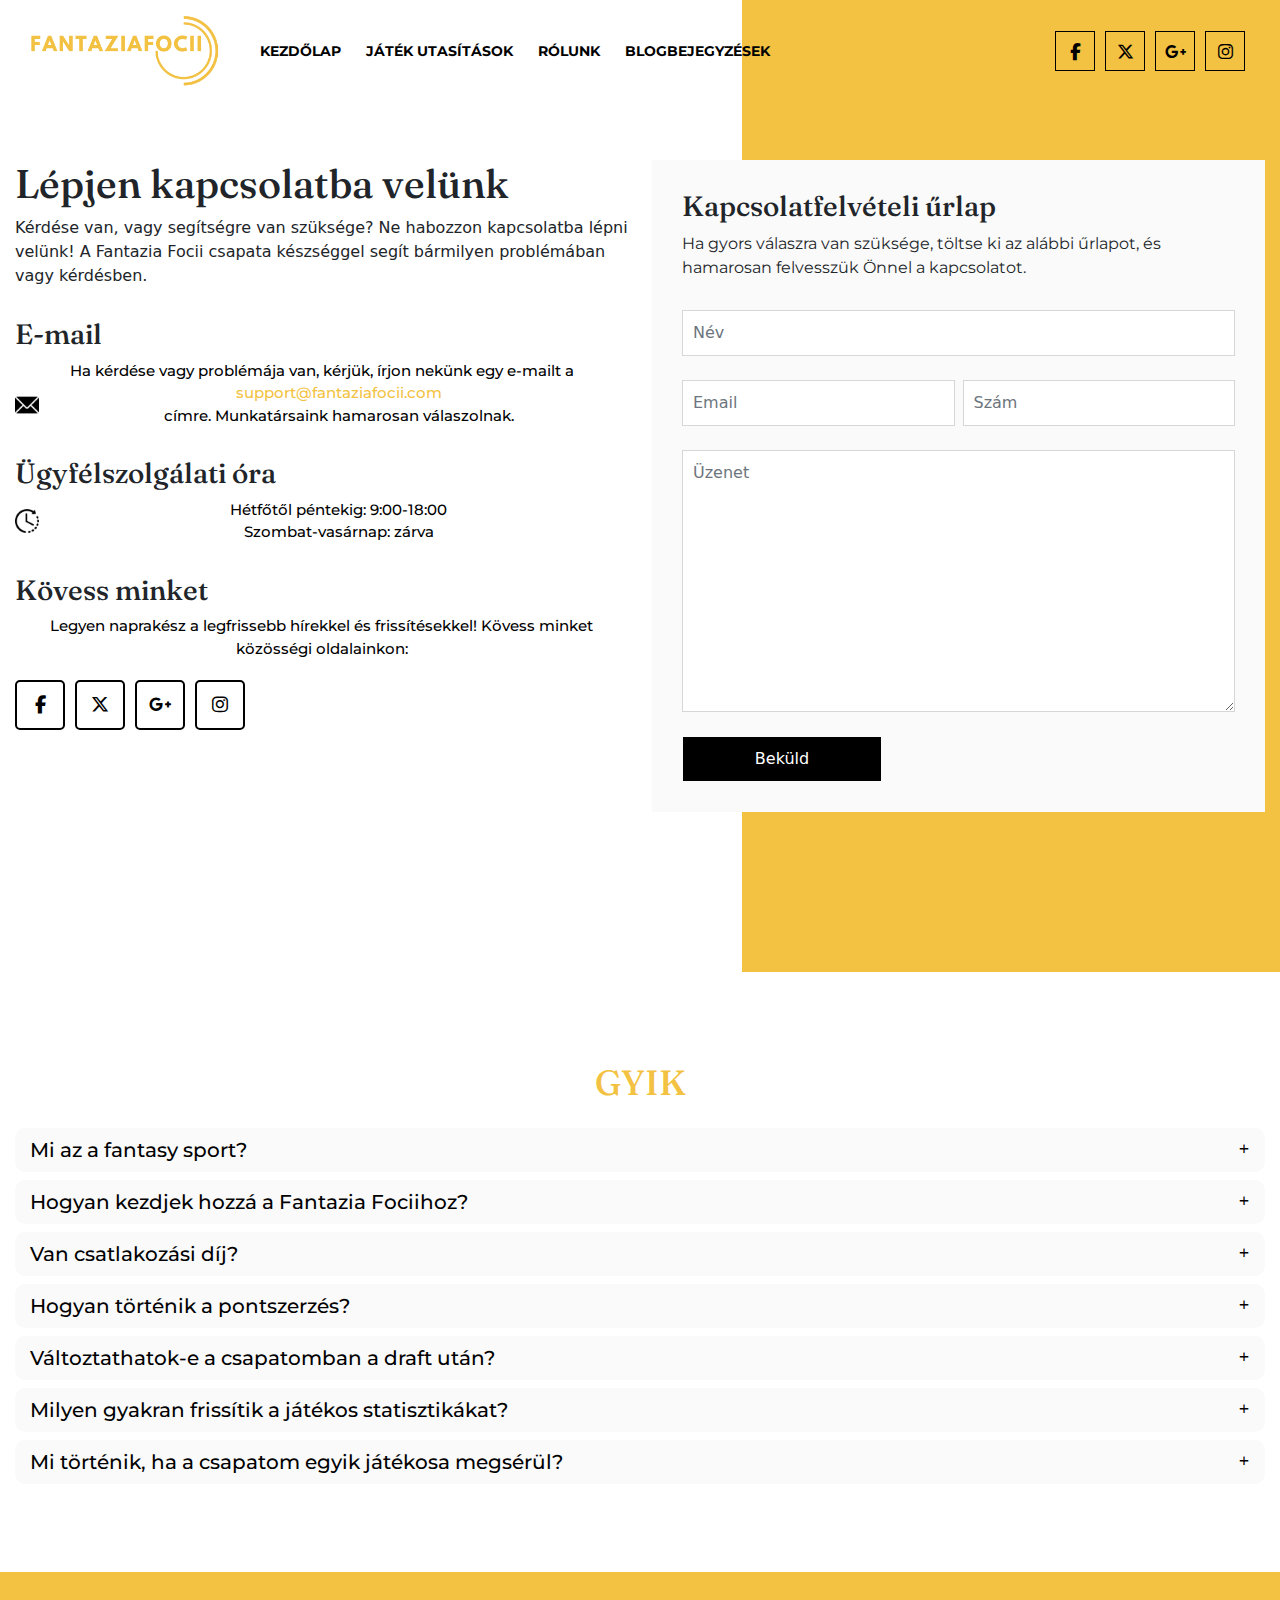
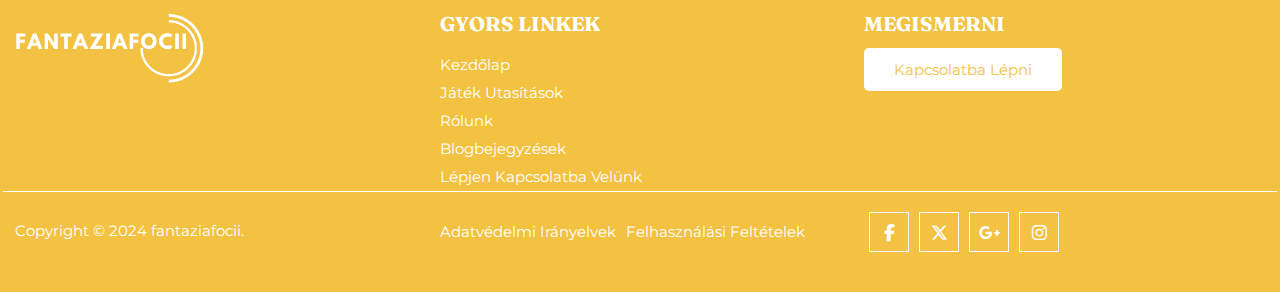
<file: contact.html>
<!DOCTYPE html>
<html lang="hu">

<head>
    <meta charset="UTF-8">
    <meta name="viewport" content="width=device-width, initial-scale=1.0">
    <title>Lépjen kapcsolatba velünk</title>
    <link rel="icon" type="image/x-icon" href="img/fav.png">
    <link rel="stylesheet" href="https://cdnjs.cloudflare.com/ajax/libs/font-awesome/6.5.1/css/all.min.css">
    <link rel="stylesheet" href="css/bootstrap.css">
    <link rel="stylesheet" href="css/style.css">
    <link rel="stylesheet" href="css/responsive.css">
</head>

<body>
    <!-- header section start -->
    <header>
        <div class="container">
            <div class="navbar">
                <div class="together">
                    <div class="logo"><a href="index.html"><img src="img/logo.png" alt="logo"></a></div>
                    <div class="navlink">
                        <div class="closebutton"><i class="fa fa-times-circle" aria-hidden="true"></i></div>
                        <ul>
                            <li>
                                <a href="index.html">Kezdőlap</a>
                            </li>
                            <li>
                                <a href="play.html">Játék utasítások</a>
                            </li>
                            <li>
                                <a href="about.html">Rólunk</a>
                            </li>
                            <li>
                                <a href="blog.html">Blogbejegyzések</a>
                            </li>
                        </ul>
                    </div>
                </div>

                <div class="social_profile  upper">
                    <ul>
                        <li><a href="#"><i class="fa-brands fa-facebook-f"></i></a></li>
                        <li><a href="#"><i class="fa-brands fa-x-twitter"></i></a></li>
                        <li><a href="#"><i class="fa-brands fa-google-plus-g"></i></a></li>
                        <li><a href="#"><i class="fa-brands fa-instagram"></i></a></li>
                    </ul>
                </div>
                <div class="open"><i class="fa fa-bars" aria-hidden="true"></i></div>
            </div>
        </div>
    </header>
    <!-- header section start -->
    <!--  banner section start -->
    <div class="home_banner">
        <div class="container">
            <div class="row">
                <div class="col-lg-6 col-md-6 col-sm-12">
                    <div class="banner_contact">
                        <h1>Lépjen kapcsolatba velünk
                        </h1>
                        <span>Kérdése van, vagy segítségre van szüksége? Ne habozzon kapcsolatba lépni velünk! A
                            Fantazia Focii csapata készséggel segít bármilyen problémában vagy kérdésben.
                        </span>
                        <div class="info">
                            <h3>E-mail</h3>
                            <p>Ha kérdése vagy problémája van, kérjük, írjon nekünk egy e-mailt a</p>
                            <div class="info_one">
                                <img src="img/email.png" alt="contact">
                                <p><a href="mailto:support@fantaziafocii.com">support@fantaziafocii.com</a><br>címre.
                                    Munkatársaink hamarosan válaszolnak.</p>
                            </div>
                        </div>
                        <div class="info">
                            <h3>Ügyfélszolgálati óra</h3>
                            <div class="info_one">
                                <img src="img/time.png" alt="contact">
                                <p>Hétfőtől péntekig: 9:00-18:00<br>Szombat-vasárnap: zárva</p>
                            </div>
                        </div>
                        <div class="info">
                            <div class="contact_social">
                                <h3>Kövess minket
                                </h3>
                                <p>Legyen naprakész a legfrissebb hírekkel és frissítésekkel! Kövess minket közösségi
                                    oldalainkon:
                                </p>
                                <ul>
                                    <li><a href="#"><i class="fa-brands fa-facebook-f"></i></a></li>
                                    <li><a href="#"><i class="fa-brands fa-x-twitter"></i></a></li>
                                    <li><a href="#"><i class="fa-brands fa-google-plus-g"></i></a></li>
                                    <li><a href="#"><i class="fa-brands fa-instagram"></i></a></li>
                                </ul>
                            </div>
                        </div>
                    </div>
                </div>
                <div class="col-lg-6 col-md-6 col-sm-12">
                    <div class="banner_img contact">
                        <h3>Kapcsolatfelvételi űrlap</h3>
                        <p> Ha gyors válaszra van szüksége, töltse ki az alábbi űrlapot, és hamarosan felvesszük Önnel
                            a kapcsolatot.</p>
                        <form action="#">
                            <div class="div mb-4">
                                <input type="text" placeholder="Név" class="form-control ">
                            </div>
                            <div class="div  mb-4 d-flex">
                                <input type="email" placeholder="Email" class="form-control me-2">
                                <input type="number" placeholder="Szám" class="form-control">
                            </div>
                            <div class="div mb-4">
                                <textarea class="form-control" placeholder="Üzenet" rows="10"></textarea>
                            </div>
                            <div class="div">
                                <input type="submit" value="Beküld" class="form-control sub_btn">
                            </div>
                        </form>
                    </div>
                </div>
            </div>
        </div>
    </div>
    <!-- banner section end -->
    <!-- accordian section start -->
    <div class="hotel_accordian">
        <div class="container">
            <div class="panel-group" id="accordion" role="tablist" aria-multiselectable="true">
                <h2 class="mb-4">GYIK</h2>
                <div class="panel panel-default">
                    <div class="panel-heading" role="tab" id="headingOne">
                        <h4 class="panel-title">
                            <a role="button" data-toggle="collapse" data-parent="#accordion" href="#collapseOne"
                                aria-expanded="false" aria-controls="collapseOne">
                                Mi az a fantasy sport?
                            </a>
                        </h4>
                    </div>
                    <div id="collapseOne" class="panel-collapse collapse in" role="tabpanel"
                        aria-labelledby="headingOne">
                        <div class="panel-body">
                            A fantáziasportok magukban foglalják egy virtuális csapat létrehozását valós sportolókból,
                            és
                            a valós játékokon nyújtott tényleges teljesítményük alapján versenyeznek. A pontokat a
                            játékosok statisztikái és eredményei alapján szerzik.</div>
                    </div>
                </div>
                <div class="panel panel-default">
                    <div class="panel-heading" role="tab" id="headingTwo">
                        <h4 class="panel-title">
                            <a class="collapsed" role="button" data-toggle="collapse" data-parent="#accordion"
                                href="#collapseTwo" aria-expanded="false" aria-controls="collapseTwo">
                                Hogyan kezdjek hozzá a Fantazia Fociihoz?
                            </a>
                        </h4>
                    </div>
                    <div id="collapseTwo" class="panel-collapse collapse" role="tabpanel" aria-labelledby="headingTwo">
                        <div class="panel-body">
                            A kezdéshez regisztráljon egy fiókot, hozzon létre fantáziacsapatot, és csatlakozzon egy
                            ligához. Miután összeállította csapatát, kezelje összeállítását, és kövesse nyomon játékosai
                            teljesítményét a szezon során.
                        </div>
                    </div>
                </div>
                <div class="panel panel-default">
                    <div class="panel-heading" role="tab" id="headingThree">
                        <h4 class="panel-title">
                            <a class="collapsed" role="button" data-toggle="collapse" data-parent="#accordion"
                                href="#collapseThree" aria-expanded="false" aria-controls="collapseThree">
                                Van csatlakozási díj?
                            </a>
                        </h4>
                    </div>
                    <div id="collapseThree" class="panel-collapse collapse" role="tabpanel"
                        aria-labelledby="headingThree">
                        <div class="panel-body">
                            Az alapvető részvétel általában ingyenes. A választott versenyektől vagy ligáktól függően
                            azonban lehetnek prémium szolgáltatások vagy bajnokság nevezési díjai.</div>
                    </div>
                </div>
                <div class="panel panel-default">
                    <div class="panel-heading" role="tab" id="headingfour">
                        <h4 class="panel-title">
                            <a class="collapsed" role="button" data-toggle="collapse" data-parent="#accordion"
                                href="#collapsefour" aria-expanded="false" aria-controls="collapsefour">
                                Hogyan történik a pontszerzés?
                            </a>
                        </h4>
                    </div>
                    <div id="collapsefour" class="panel-collapse collapse" role="tabpanel"
                        aria-labelledby="headingfour">
                        <div class="panel-body">
                            A pontokat a csapatod játékosainak valós teljesítménye alapján ítélik oda, például gólok,
                            gólpasszok és védekező akciók. Részletes információkért tekintse meg oldalunk pontozási
                            rendszerét.</div>
                    </div>
                </div>
                <div class="panel panel-default">
                    <div class="panel-heading" role="tab" id="headingfive">
                        <h4 class="panel-title">
                            <a class="collapsed" role="button" data-toggle="collapse" data-parent="#accordion"
                                href="#collapsefive" aria-expanded="false" aria-controls="collapsefive">
                                Változtathatok-e a csapatomban a draft után?
                            </a>
                        </h4>
                    </div>
                    <div id="collapsefive" class="panel-collapse collapse" role="tabpanel"
                        aria-labelledby="headingfive">
                        <div class="panel-body">
                            Igen, változtathatsz a névsoron a szezon során, például új játékosok felvételére, cserékre
                            és
                            a felállás módosítására.</div>
                    </div>
                </div>
                <div class="panel panel-default">
                    <div class="panel-heading" role="tab" id="headingsix">
                        <h4 class="panel-title">
                            <a class="collapsed" role="button" data-toggle="collapse" data-parent="#accordion"
                                href="#collapsesix" aria-expanded="false" aria-controls="collapsesix">
                                Milyen gyakran frissítik a játékos statisztikákat?
                            </a>
                        </h4>
                    </div>
                    <div id="collapsesix" class="panel-collapse collapse" role="tabpanel" aria-labelledby="headingsix">
                        <div class="panel-body">
                            A játékos statisztikák valós időben frissülnek, vagy röviddel a meccsek befejezése után.
                            Tekintse meg a webhelyet a legfrissebb frissítésekért és a pontos pontszámokért.
                        </div>
                    </div>
                </div>
                <div class="panel panel-default">
                    <div class="panel-heading" role="tab" id="headingseven">
                        <h4 class="panel-title">
                            <a class="collapsed" role="button" data-toggle="collapse" data-parent="#accordion"
                                href="#collapseseven" aria-expanded="false" aria-controls="collapseseven">
                                Mi történik, ha a csapatom egyik játékosa megsérül?
                            </a>
                        </h4>
                    </div>
                    <div id="collapseseven" class="panel-collapse collapse" role="tabpanel"
                        aria-labelledby="headingseven">
                        <div class="panel-body">
                            Ha a csapatod egyik játékosa megsérül, a bajnokság szabályaitól függően lecserélheted egy
                            másik játékosra a kispadodról vagy a szabadügynök-készletből.
                        </div>
                    </div>
                </div>
            </div>
        </div>
    </div>
    <!-- accordian section end -->
    <!-- footer styling start -->
    <div class="footer">
        <div class="container">
            <div class="row">
                <div class="col-lg-4 col-sm-6 col-xs-12">
                    <div class="single_footer">
                        <a href="index.html">
                            <img src="img/logo.png" alt="logo">
                        </a>
                    </div>
                </div>
                <div class="col-md-4 col-sm-6 col-xs-12">
                    <div class="single_footer single_footer_address">
                        <h4>
                            Gyors linkek</h4>
                        <ul>
                            <li>
                                <a href="index.html">Kezdőlap</a>
                            </li>
                            <li>
                                <a href="play.html">Játék utasítások</a>
                            </li>
                            <li>
                                <a href="about.html">Rólunk</a>
                            </li>
                            <li>
                                <a href="blog.html">Blogbejegyzések</a>
                            </li>
                            <li>
                                <a href="contact.html">Lépjen kapcsolatba velünk</a>
                            </li>
                        </ul>
                    </div>
                </div>
                <div class="col-md-4 col-sm-12 col-xs-12">
                    <div class="single_footer single_footer_address">
                        <h4>Megismerni</h4>
                        <div class="email">
                            <ul>
                                <li>
                                    <a href="mailto:info@fantaziafocii.com" class="contact_btn">Kapcsolatba lépni</a>
                                </li>
                            </ul>
                        </div>
                    </div>
                </div>
            </div>
            <div class="row bottom">
                <div class="col-lg-4 col-md-5 col-sm-12">
                    <p class="copyright">Copyright © 2024 <a href="index.html">fantaziafocii</a>.</p>
                </div>
                <div class="col-lg-4 col-md-5 col-sm-12">
                    <div class="single_footer single_footer_address below_address d-flex">
                        <ul>
                            <li><a href="privacy.html">Adatvédelmi irányelvek</a></li>
                            <li><a href="terms.html">Felhasználási feltételek</a></li>
                        </ul>
                    </div>
                </div>
                <div class="col-lg-4 col-md-5 col-sm-12">
                    <div class="social_profile">
                        <ul>
                            <li><a href="#"><i class="fa-brands fa-facebook-f"></i></a></li>
                            <li><a href="#"><i class="fa-brands fa-x-twitter"></i></a></li>
                            <li><a href="#"><i class="fa-brands fa-google-plus-g"></i></a></li>
                            <li><a href="#"><i class="fa-brands fa-instagram"></i></a></li>
                        </ul>
                    </div>
                </div>
            </div>
        </div>
    </div>
    <!-- footer styling end -->
    <script src="https://cdnjs.cloudflare.com/ajax/libs/jquery/2.2.2/jquery.min.js"></script>
    <script src="https://maxcdn.bootstrapcdn.com/bootstrap/4.1.3/js/bootstrap.min.js"></script>
    <script>
        $(document).ready(function () {
            $(".open").click(function () {
                $("body").addClass("toggle");
            });
        });
        $(document).ready(function () {
            $(".closebutton").click(function () {
                $("body").removeClass("toggle");
            });
        });
    </script>

</body>

</html>
</file>
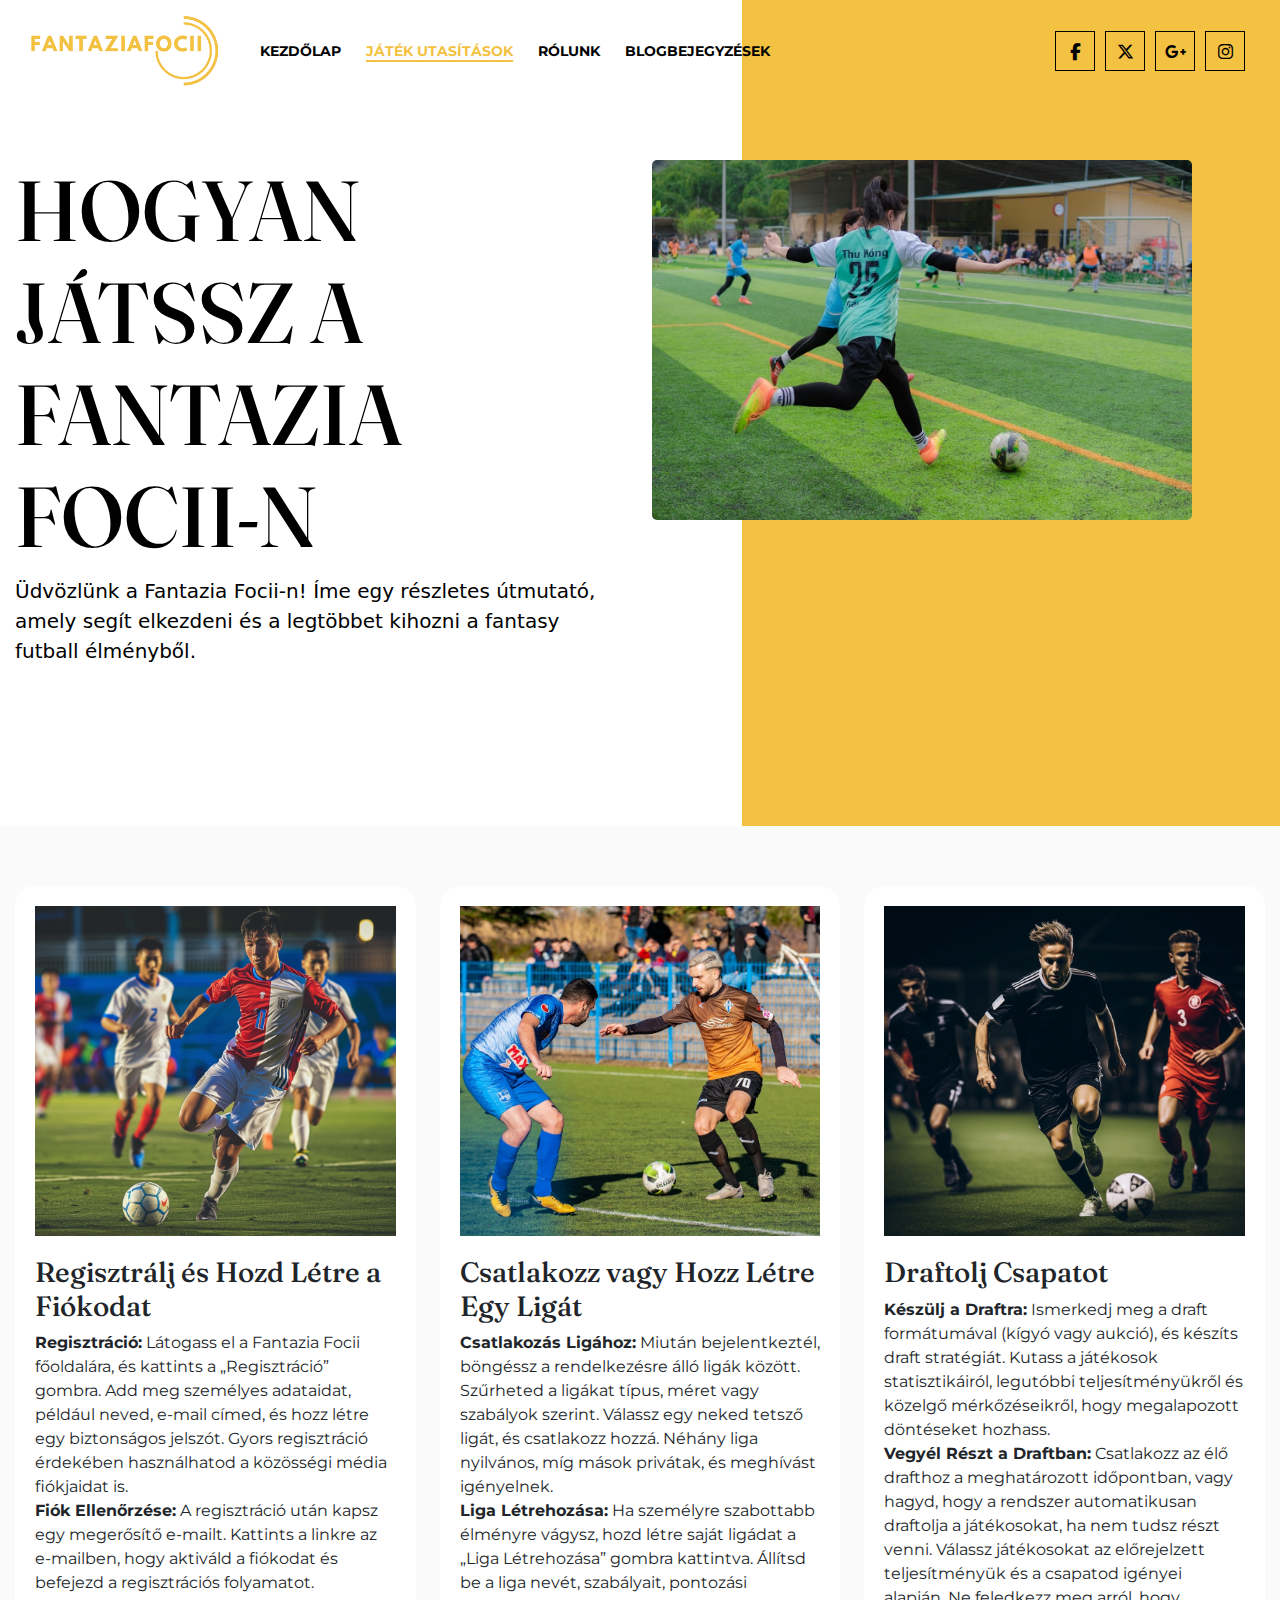
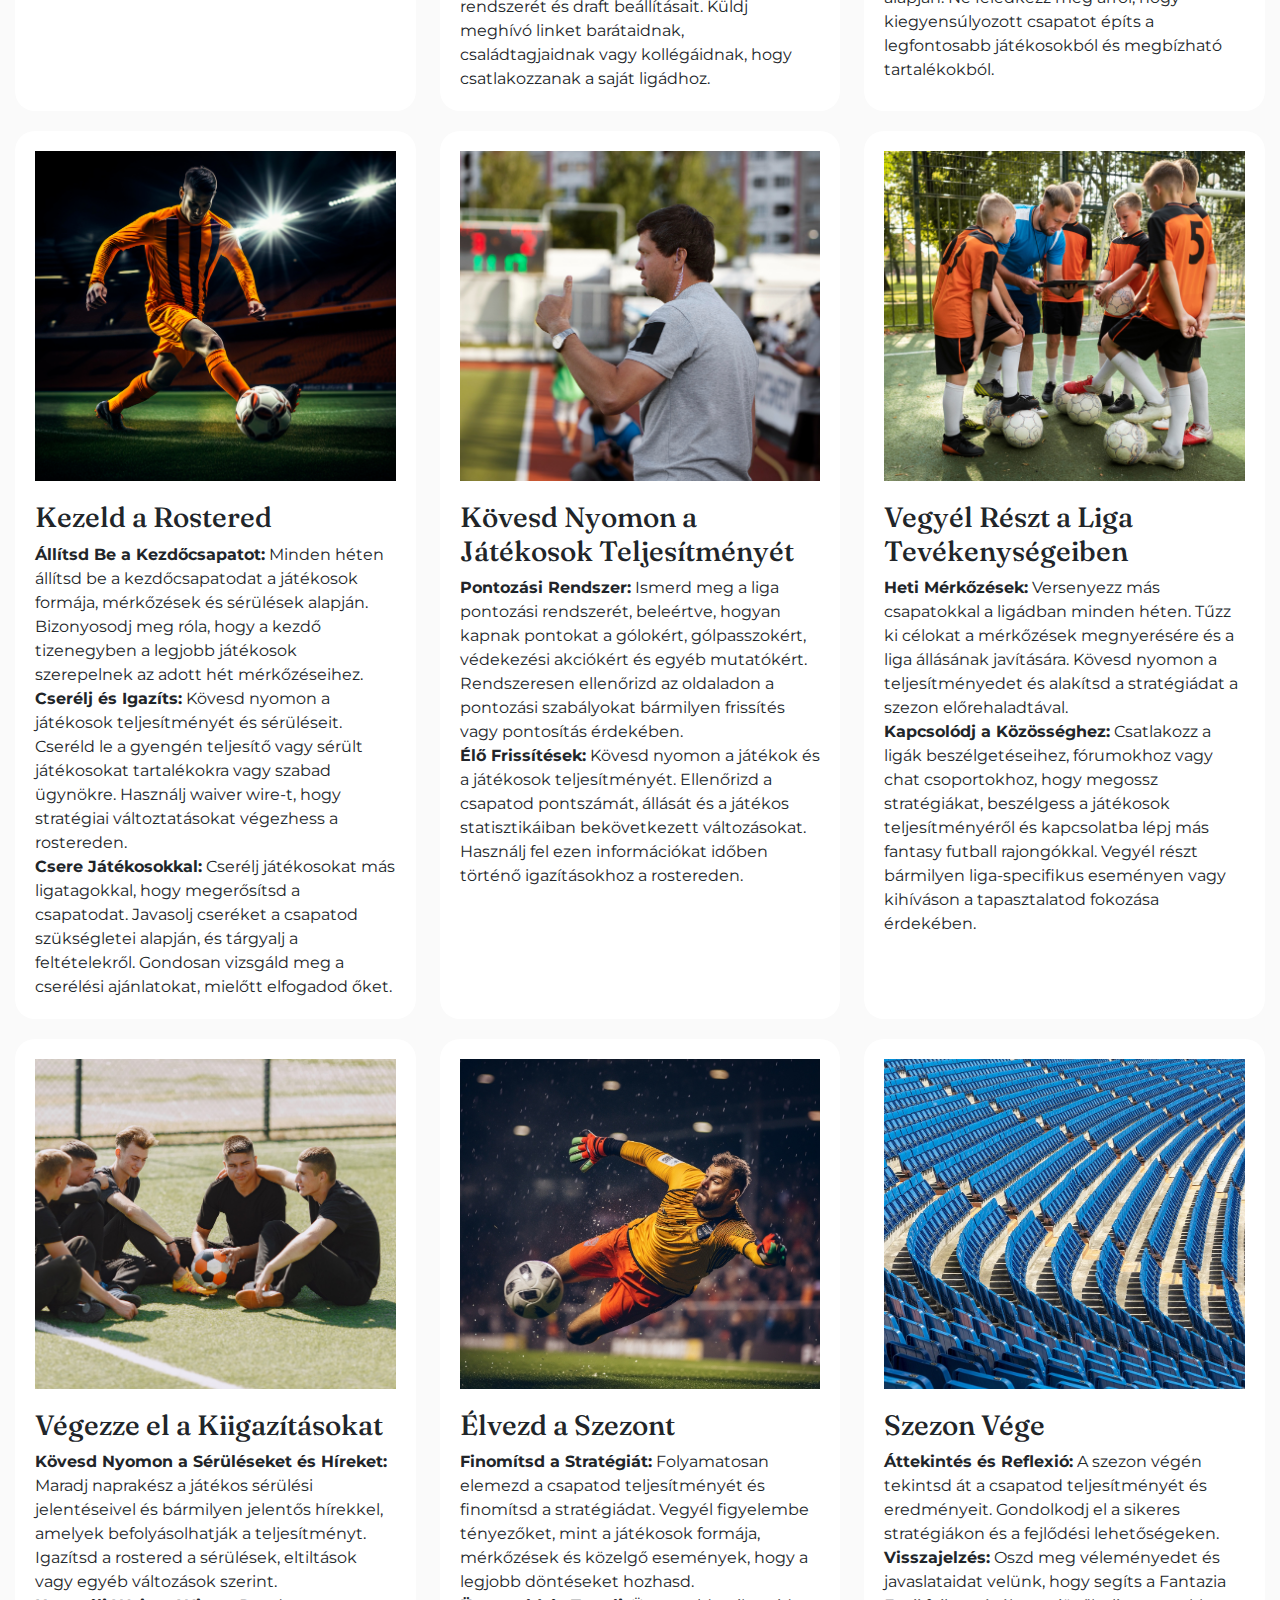
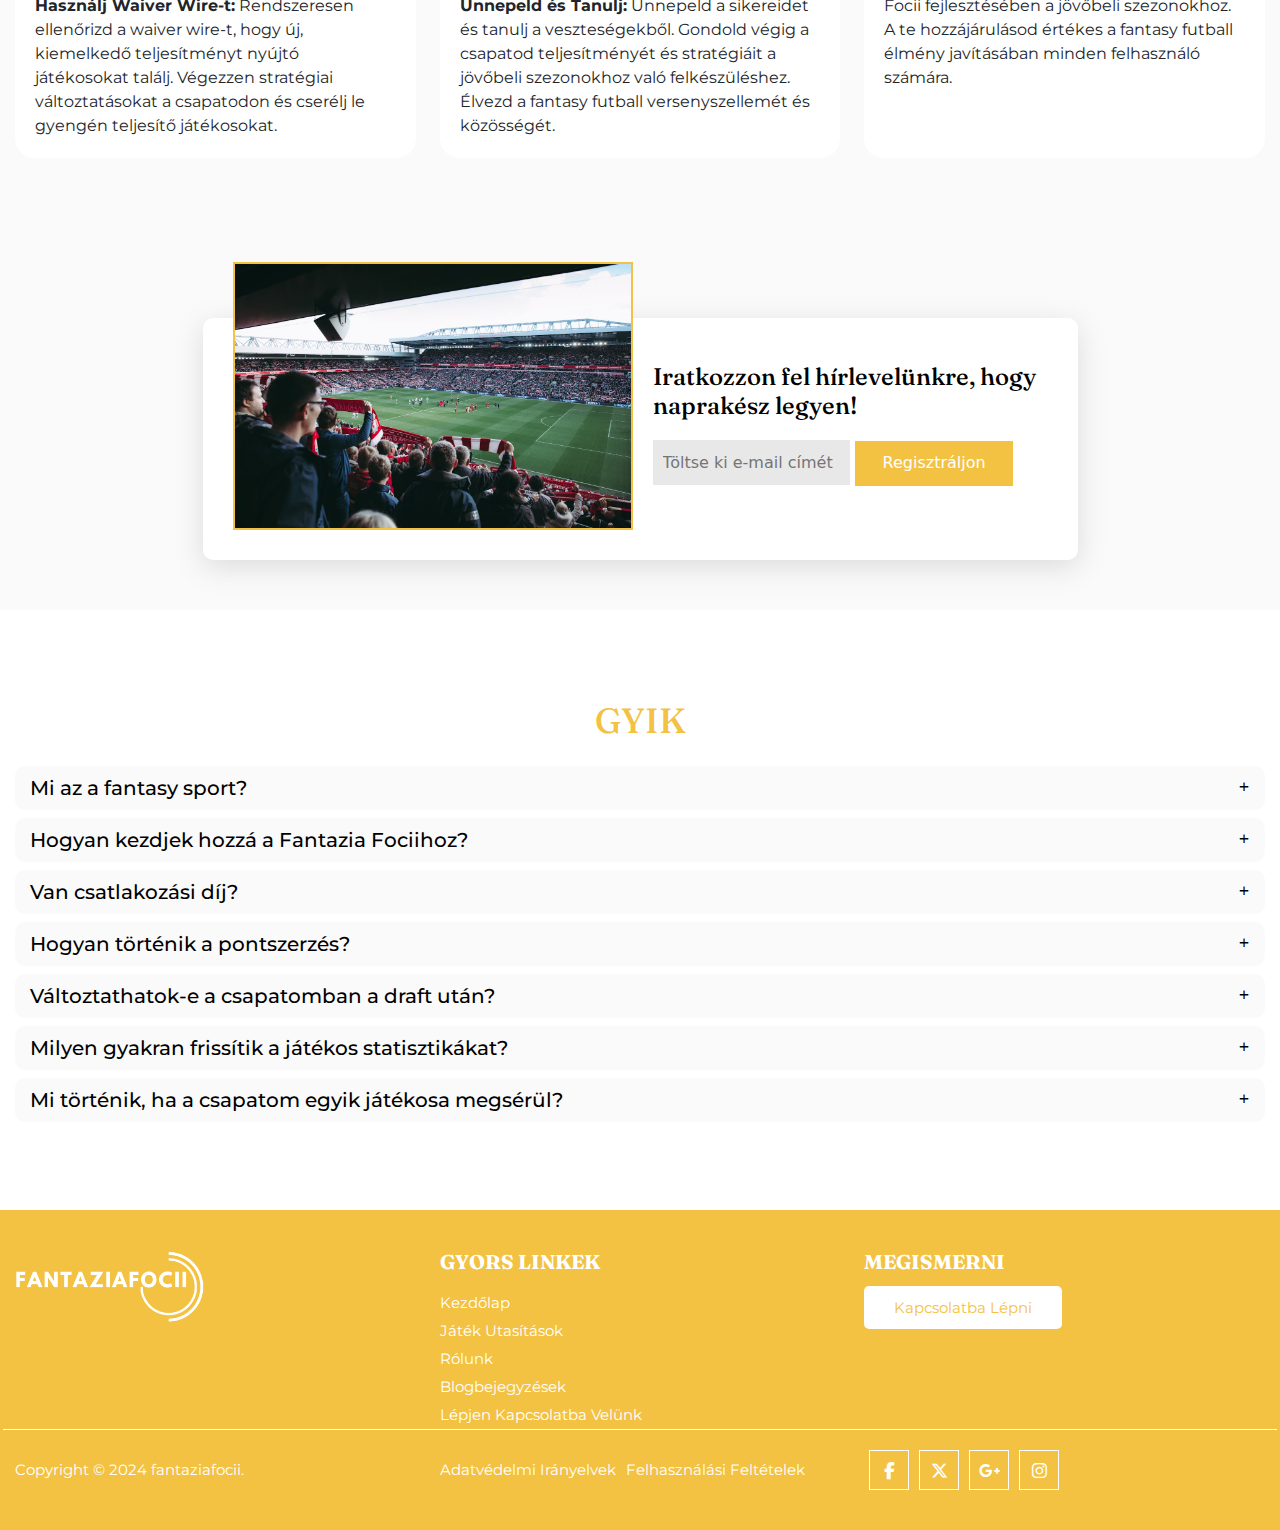
<file: play.html>
<!DOCTYPE html>
<html lang="hu">

<head>
    <meta charset="UTF-8">
    <meta name="viewport" content="width=device-width, initial-scale=1.0">
    <title>Játék Utasítások</title>
    <link rel="icon" type="image/x-icon" href="img/fav.png">
    <link rel="stylesheet" href="https://cdnjs.cloudflare.com/ajax/libs/font-awesome/6.5.1/css/all.min.css">
    <link rel="stylesheet" href="css/bootstrap.css">
    <link rel="stylesheet" href="css/style.css">
    <link rel="stylesheet" href="css/responsive.css">
</head>

<body>
    <!-- header section start -->
    <header>
        <div class="container">
            <div class="navbar">
                <div class="together">
                    <div class="logo"><a href="index.html"><img src="img/logo.png" alt="logo"></a></div>
                    <div class="navlink">
                        <div class="closebutton"><i class="fa fa-times-circle" aria-hidden="true"></i></div>
                        <ul>
                            <li>
                                <a href="index.html">Kezdőlap</a>
                            </li>
                            <li>
                                <a href="play.html" class="active">Játék utasítások</a>
                            </li>
                            <li>
                                <a href="about.html">Rólunk</a>
                            </li>
                            <li>
                                <a href="blog.html">Blogbejegyzések</a>
                            </li>
                        </ul>
                    </div>
                </div>

                <div class="social_profile  upper">
                    <ul>
                        <li><a href="#"><i class="fa-brands fa-facebook-f"></i></a></li>
                        <li><a href="#"><i class="fa-brands fa-x-twitter"></i></a></li>
                        <li><a href="#"><i class="fa-brands fa-google-plus-g"></i></a></li>
                        <li><a href="#"><i class="fa-brands fa-instagram"></i></a></li>
                    </ul>
                </div>
                <div class="open"><i class="fa fa-bars" aria-hidden="true"></i></div>
            </div>
        </div>
    </header>
    <!-- header section start -->
    <!--  banner section start -->
    <div class="home_banner">
        <div class="container">
            <div class="row">
                <div class="col-lg-6 col-md-6 col-sm-12">
                    <div class="banner_box">
                        <h1>Hogyan Játssz a Fantazia Focii-n</h1>
                        <span>Üdvözlünk a Fantazia Focii-n! Íme egy részletes útmutató, amely segít elkezdeni és a
                            legtöbbet kihozni a fantasy futball élményből.
                        </span>
                    </div>
                </div>
                <div class="col-lg-6 col-md-6 col-sm-12">
                    <div class="banner_img">
                        <img src="img/focii.jpg" alt="sport">
                    </div>
                </div>
            </div>
        </div>
    </div>
    <!-- banner section end -->
    <!-- get started section start -->
    <div class="get_started">
        <div class="container">
            <div class="row">
                <div class="col-lg-4">
                    <div class="get_box">
                        <img src="img/soccer3.jpg" alt="sport">
                        <h3>Regisztrálj és Hozd Létre a Fiókodat</h3>
                        <ul>
                            <li><b>Regisztráció:</b> Látogass el a Fantazia Focii főoldalára, és kattints a
                                „Regisztráció”
                                gombra. Add meg személyes adataidat, például neved, e-mail címed, és hozz létre
                                egy biztonságos jelszót. Gyors regisztráció érdekében használhatod a közösségi
                                média fiókjaidat is.</li>
                            <li><b>Fiók Ellenőrzése:</b> A regisztráció után kapsz egy megerősítő e-mailt. Kattints a
                                linkre
                                az e-mailben, hogy aktiváld a fiókodat és befejezd a regisztrációs folyamatot.
                            </li>
                        </ul>
                    </div>
                </div>
                <div class="col-lg-4">
                    <div class="get_box">
                        <img src="img/playleague.jpg" alt="sport">
                        <h3>Csatlakozz vagy Hozz Létre Egy Ligát</h3>
                        <ul>
                            <li><b>Csatlakozás Ligához:</b> Miután bejelentkeztél, böngéssz a rendelkezésre álló ligák
                                között. Szűrheted a ligákat típus, méret vagy szabályok szerint. Válassz egy neked
                                tetsző ligát, és csatlakozz hozzá. Néhány liga nyilvános, míg mások privátak, és
                                meghívást igényelnek.</li>
                            <li><b>Liga Létrehozása:</b> Ha személyre szabottabb élményre vágysz, hozd létre saját
                                ligádat a „Liga Létrehozása” gombra kattintva. Állítsd be a liga nevét, szabályait,
                                pontozási rendszerét és draft beállításait. Küldj meghívó linket barátaidnak,
                                családtagjaidnak vagy kollégáidnak, hogy csatlakozzanak a saját ligádhoz.
                            </li>
                        </ul>
                    </div>
                </div>
                <div class="col-lg-4">
                    <div class="get_box">
                        <img src="img/soccer4.jpg" alt="sport">
                        <h3>Draftolj Csapatot</h3>
                        <ul>
                            <li><b>Készülj a Draftra:</b> Ismerkedj meg a draft formátumával (kígyó vagy
                                aukció), és
                                készíts draft stratégiát. Kutass a játékosok statisztikáiról, legutóbbi
                                teljesítményükről
                                és közelgő mérkőzéseikről, hogy megalapozott döntéseket hozhass.</li>
                            <li><b>Vegyél Részt a Draftban:</b> Csatlakozz az élő drafthoz a meghatározott időpontban,
                                vagy hagyd, hogy a rendszer automatikusan draftolja a játékosokat, ha nem tudsz
                                részt venni. Válassz játékosokat az előrejelzett teljesítményük és a csapatod igényei
                                alapján. Ne feledkezz meg arról, hogy kiegyensúlyozott csapatot építs a
                                legfontosabb játékosokból és megbízható tartalékokból.
                            </li>
                        </ul>
                    </div>
                </div>
                <div class="col-lg-4">
                    <div class="get_box">
                        <img src="img/soccer1.jpg" alt="sport">
                        <h3>Kezeld a Rostered</h3>
                        <ul>
                            <li><b>Állítsd Be a Kezdőcsapatot:</b> Minden héten állítsd be a
                                kezdőcsapatodat a játékosok
                                formája, mérkőzések és sérülések alapján. Bizonyosodj meg róla, hogy a kezdő
                                tizenegyben a legjobb játékosok szerepelnek az adott hét mérkőzéseihez.
                            </li>
                            <li><b>Cserélj és Igazíts:</b> Kövesd nyomon a játékosok
                                teljesítményét és sérüléseit. Cseréld
                                le a gyengén teljesítő vagy sérült játékosokat tartalékokra vagy szabad ügynökre.
                                Használj waiver wire-t, hogy stratégiai változtatásokat végezhess a rostereden.
                            </li>
                            <li><b>Csere Játékosokkal:</b> Cserélj játékosokat más ligatagokkal, hogy megerősítsd a
                                csapatodat. Javasolj cseréket a csapatod szükségletei alapján, és tárgyalj a
                                feltételekről. Gondosan vizsgáld meg a cserélési ajánlatokat, mielőtt elfogadod őket.
                            </li>
                        </ul>
                    </div>
                </div>
                <div class="col-lg-4">
                    <div class="get_box">
                        <img src="img/record.jpg" alt="sport">
                        <h3>Kövesd Nyomon a Játékosok Teljesítményét</h3>
                        <ul>
                            <li><b>Pontozási Rendszer:</b> Ismerd meg a liga pontozási
                                rendszerét, beleértve, hogyan
                                kapnak pontokat a gólokért, gólpasszokért, védekezési akciókért és egyéb
                                mutatókért. Rendszeresen ellenőrizd az oldaladon a pontozási szabályokat
                                bármilyen frissítés vagy pontosítás érdekében.
                            </li>
                            <li><b>Élő Frissítések:</b> Kövesd nyomon a játékok és a játékosok
                                teljesítményét. Ellenőrizd
                                a csapatod pontszámát, állását és a játékos statisztikáiban bekövetkezett
                                változásokat. Használj fel ezen információkat időben történő igazításokhoz a
                                rostereden.

                            </li>
                        </ul>
                    </div>
                </div>
                <div class="col-lg-4">
                    <div class="get_box">
                        <img src="img/activity.jpg" alt="sport">
                        <h3>Vegyél Részt a Liga Tevékenységeiben</h3>
                        <ul>
                            <li><b>Heti Mérkőzések:</b> Versenyezz más csapatokkal a ligádban minden
                                héten. Tűzz ki
                                célokat a mérkőzések megnyerésére és a liga állásának javítására. Kövesd nyomon
                                a teljesítményedet és alakítsd a stratégiádat a szezon előrehaladtával.</li>
                            <li><b>Kapcsolódj a Közösséghez:</b> Csatlakozz a ligák beszélgetéseihez,
                                fórumokhoz vagy
                                chat csoportokhoz, hogy megossz stratégiákat, beszélgess a játékosok
                                teljesítményéről és kapcsolatba lépj más fantasy futball rajongókkal. Vegyél részt
                                bármilyen liga-specifikus eseményen vagy kihíváson a tapasztalatod fokozása
                                érdekében.</li>
                        </ul>
                    </div>
                </div>
                <div class="col-lg-4">
                    <div class="get_box">
                        <img src="img/makeadjust.jpg" alt="sport">
                        <h3>Végezze el a Kiigazításokat</h3>
                        <ul>
                            <li><b>Kövesd Nyomon a Sérüléseket és Híreket:</b> Maradj naprakész a
                                játékos sérülési
                                jelentéseivel és bármilyen jelentős hírekkel, amelyek befolyásolhatják a teljesítményt.
                                Igazítsd a rostered a sérülések, eltiltások vagy egyéb változások szerint.
                            </li>
                            <li><b>Használj Waiver Wire-t:</b> Rendszeresen ellenőrizd a waiver wire-t, hogy új,
                                kiemelkedő teljesítményt nyújtó játékosokat találj. Végezzen stratégiai
                                változtatásokat a csapatodon és cserélj le gyengén teljesítő játékosokat.</li>
                        </ul>
                    </div>
                </div>
                <div class="col-lg-4">
                    <div class="get_box">
                        <img src="img/soccer2.jpg" alt="sport">
                        <h3>Élvezd a Szezont</h3>
                        <ul>
                            <li><b>Finomítsd a Stratégiát:</b> Folyamatosan
                                elemezd a csapatod teljesítményét és
                                finomítsd a stratégiádat. Vegyél figyelembe tényezőket, mint a játékosok formája,
                                mérkőzések és közelgő események, hogy a legjobb döntéseket hozhasd.
                            </li>
                            <li><b>Ünnepeld és Tanulj:</b> Ünnepeld a sikereidet és tanulj a
                                veszteségekből. Gondold
                                végig a csapatod teljesítményét és stratégiáit a jövőbeli szezonokhoz való
                                felkészüléshez. Élvezd a fantasy futball versenyszellemét és közösségét.</li>
                        </ul>
                    </div>
                </div>
                <div class="col-lg-4">
                    <div class="get_box">
                        <img src="img/end.jpg" alt="sport">
                        <h3>Szezon Vége</h3>
                        <ul>
                            <li><b>Áttekintés és Reflexió:</b> A szezon végén tekintsd át a
                                csapatod teljesítményét és
                                eredményeit. Gondolkodj el a sikeres stratégiákon és a fejlődési lehetőségeken.
                            </li>
                            <li><b>Visszajelzés:</b> Oszd meg véleményedet és javaslataidat velünk,
                                hogy segíts a
                                Fantazia Focii fejlesztésében a jövőbeli szezonokhoz. A te hozzájárulásod értékes a
                                fantasy futball élmény javításában minden felhasználó számára.</li>
                        </ul>
                    </div>
                </div>
            </div>
        </div>
    </div>
    <!-- get started section end -->
    <!-- email section start -->
    <section class="email_box">
        <div class="container">
            <div class="news">
                <img src="img/about.jpg" alt="">
                <div class="email-wrap">
                    <div class="email-heading">
                        <h4>Iratkozzon fel hírlevelünkre, hogy naprakész legyen!</h4>
                    </div>
                    <div class="email-form">
                        <input type="email" placeholder="Töltse ki e-mail címét">
                        <button>Regisztráljon</button>
                    </div>
                </div>
            </div>
        </div>
    </section>
    <!-- email section end -->
    <!-- accordian section start -->
    <div class="hotel_accordian">
        <div class="container">
            <div class="panel-group" id="accordion" role="tablist" aria-multiselectable="true">
                <h2 class="mb-4">GYIK</h2>
                <div class="panel panel-default">
                    <div class="panel-heading" role="tab" id="headingOne">
                        <h4 class="panel-title">
                            <a role="button" data-toggle="collapse" data-parent="#accordion" href="#collapseOne"
                                aria-expanded="false" aria-controls="collapseOne">
                                Mi az a fantasy sport?
                            </a>
                        </h4>
                    </div>
                    <div id="collapseOne" class="panel-collapse collapse in" role="tabpanel"
                        aria-labelledby="headingOne">
                        <div class="panel-body">
                            A fantáziasportok magukban foglalják egy virtuális csapat létrehozását valós sportolókból,
                            és
                            a valós játékokon nyújtott tényleges teljesítményük alapján versenyeznek. A pontokat a
                            játékosok statisztikái és eredményei alapján szerzik.</div>
                    </div>
                </div>
                <div class="panel panel-default">
                    <div class="panel-heading" role="tab" id="headingTwo">
                        <h4 class="panel-title">
                            <a class="collapsed" role="button" data-toggle="collapse" data-parent="#accordion"
                                href="#collapseTwo" aria-expanded="false" aria-controls="collapseTwo">
                                Hogyan kezdjek hozzá a Fantazia Fociihoz?
                            </a>
                        </h4>
                    </div>
                    <div id="collapseTwo" class="panel-collapse collapse" role="tabpanel" aria-labelledby="headingTwo">
                        <div class="panel-body">
                            A kezdéshez regisztráljon egy fiókot, hozzon létre fantáziacsapatot, és csatlakozzon egy
                            ligához. Miután összeállította csapatát, kezelje összeállítását, és kövesse nyomon játékosai
                            teljesítményét a szezon során.
                        </div>
                    </div>
                </div>
                <div class="panel panel-default">
                    <div class="panel-heading" role="tab" id="headingThree">
                        <h4 class="panel-title">
                            <a class="collapsed" role="button" data-toggle="collapse" data-parent="#accordion"
                                href="#collapseThree" aria-expanded="false" aria-controls="collapseThree">
                                Van csatlakozási díj?
                            </a>
                        </h4>
                    </div>
                    <div id="collapseThree" class="panel-collapse collapse" role="tabpanel"
                        aria-labelledby="headingThree">
                        <div class="panel-body">
                            Az alapvető részvétel általában ingyenes. A választott versenyektől vagy ligáktól függően
                            azonban lehetnek prémium szolgáltatások vagy bajnokság nevezési díjai.</div>
                    </div>
                </div>
                <div class="panel panel-default">
                    <div class="panel-heading" role="tab" id="headingfour">
                        <h4 class="panel-title">
                            <a class="collapsed" role="button" data-toggle="collapse" data-parent="#accordion"
                                href="#collapsefour" aria-expanded="false" aria-controls="collapsefour">
                                Hogyan történik a pontszerzés?
                            </a>
                        </h4>
                    </div>
                    <div id="collapsefour" class="panel-collapse collapse" role="tabpanel"
                        aria-labelledby="headingfour">
                        <div class="panel-body">
                            A pontokat a csapatod játékosainak valós teljesítménye alapján ítélik oda, például gólok,
                            gólpasszok és védekező akciók. Részletes információkért tekintse meg oldalunk pontozási
                            rendszerét.</div>
                    </div>
                </div>
                <div class="panel panel-default">
                    <div class="panel-heading" role="tab" id="headingfive">
                        <h4 class="panel-title">
                            <a class="collapsed" role="button" data-toggle="collapse" data-parent="#accordion"
                                href="#collapsefive" aria-expanded="false" aria-controls="collapsefive">
                                Változtathatok-e a csapatomban a draft után?
                            </a>
                        </h4>
                    </div>
                    <div id="collapsefive" class="panel-collapse collapse" role="tabpanel"
                        aria-labelledby="headingfive">
                        <div class="panel-body">
                            Igen, változtathatsz a névsoron a szezon során, például új játékosok felvételére, cserékre
                            és
                            a felállás módosítására.</div>
                    </div>
                </div>
                <div class="panel panel-default">
                    <div class="panel-heading" role="tab" id="headingsix">
                        <h4 class="panel-title">
                            <a class="collapsed" role="button" data-toggle="collapse" data-parent="#accordion"
                                href="#collapsesix" aria-expanded="false" aria-controls="collapsesix">
                                Milyen gyakran frissítik a játékos statisztikákat?
                            </a>
                        </h4>
                    </div>
                    <div id="collapsesix" class="panel-collapse collapse" role="tabpanel" aria-labelledby="headingsix">
                        <div class="panel-body">
                            A játékos statisztikák valós időben frissülnek, vagy röviddel a meccsek befejezése után.
                            Tekintse meg a webhelyet a legfrissebb frissítésekért és a pontos pontszámokért.
                        </div>
                    </div>
                </div>
                <div class="panel panel-default">
                    <div class="panel-heading" role="tab" id="headingseven">
                        <h4 class="panel-title">
                            <a class="collapsed" role="button" data-toggle="collapse" data-parent="#accordion"
                                href="#collapseseven" aria-expanded="false" aria-controls="collapseseven">
                                Mi történik, ha a csapatom egyik játékosa megsérül?
                            </a>
                        </h4>
                    </div>
                    <div id="collapseseven" class="panel-collapse collapse" role="tabpanel"
                        aria-labelledby="headingseven">
                        <div class="panel-body">
                            Ha a csapatod egyik játékosa megsérül, a bajnokság szabályaitól függően lecserélheted egy
                            másik játékosra a kispadodról vagy a szabadügynök-készletből.
                        </div>
                    </div>
                </div>
            </div>
        </div>
    </div>
    <!-- accordian section end -->
    <!-- footer styling start -->
    <div class="footer">
        <div class="container">
            <div class="row">
                <div class="col-lg-4 col-sm-6 col-xs-12">
                    <div class="single_footer">
                        <a href="index.html">
                            <img src="img/logo.png" alt="logo">
                        </a>
                    </div>
                </div>
                <div class="col-md-4 col-sm-6 col-xs-12">
                    <div class="single_footer single_footer_address">
                        <h4>
                            Gyors linkek</h4>
                        <ul>
                            <li>
                                <a href="index.html">Kezdőlap</a>
                            </li>
                            <li>
                                <a href="play.html">Játék utasítások</a>
                            </li>
                            <li>
                                <a href="about.html">Rólunk</a>
                            </li>
                            <li>
                                <a href="blog.html">Blogbejegyzések</a>
                            </li>
                            <li>
                                <a href="contact.html">Lépjen kapcsolatba velünk</a>
                            </li>
                        </ul>
                    </div>
                </div>
                <div class="col-md-4 col-sm-12 col-xs-12">
                    <div class="single_footer single_footer_address">
                        <h4>Megismerni</h4>
                        <div class="email">
                            <ul>
                                <li>
                                    <a href="mailto:info@fantaziafocii.com" class="contact_btn">Kapcsolatba lépni</a>
                                </li>
                            </ul>
                        </div>
                    </div>
                </div>
            </div>
            <div class="row bottom">
                <div class="col-lg-4 col-md-5 col-sm-12">
                    <p class="copyright">Copyright © 2024 <a href="index.html">fantaziafocii</a>.</p>
                </div>
                <div class="col-lg-4 col-md-5 col-sm-12">
                    <div class="single_footer single_footer_address below_address d-flex">
                        <ul>
                            <li><a href="privacy.html">Adatvédelmi irányelvek</a></li>
                            <li><a href="terms.html">Felhasználási feltételek</a></li>
                        </ul>
                    </div>
                </div>
                <div class="col-lg-4 col-md-5 col-sm-12">
                    <div class="social_profile">
                        <ul>
                            <li><a href="#"><i class="fa-brands fa-facebook-f"></i></a></li>
                            <li><a href="#"><i class="fa-brands fa-x-twitter"></i></a></li>
                            <li><a href="#"><i class="fa-brands fa-google-plus-g"></i></a></li>
                            <li><a href="#"><i class="fa-brands fa-instagram"></i></a></li>
                        </ul>
                    </div>
                </div>
            </div>
        </div>
    </div>
    <!-- footer styling end -->
    <script src="https://cdnjs.cloudflare.com/ajax/libs/jquery/2.2.2/jquery.min.js"></script>
    <script src="https://maxcdn.bootstrapcdn.com/bootstrap/4.1.3/js/bootstrap.min.js"></script>
    <script>
        $(document).ready(function () {
            $(".open").click(function () {
                $("body").addClass("toggle");
            });
        });
        $(document).ready(function () {
            $(".closebutton").click(function () {
                $("body").removeClass("toggle");
            });
        });
    </script>

</body>

</html>
</file>
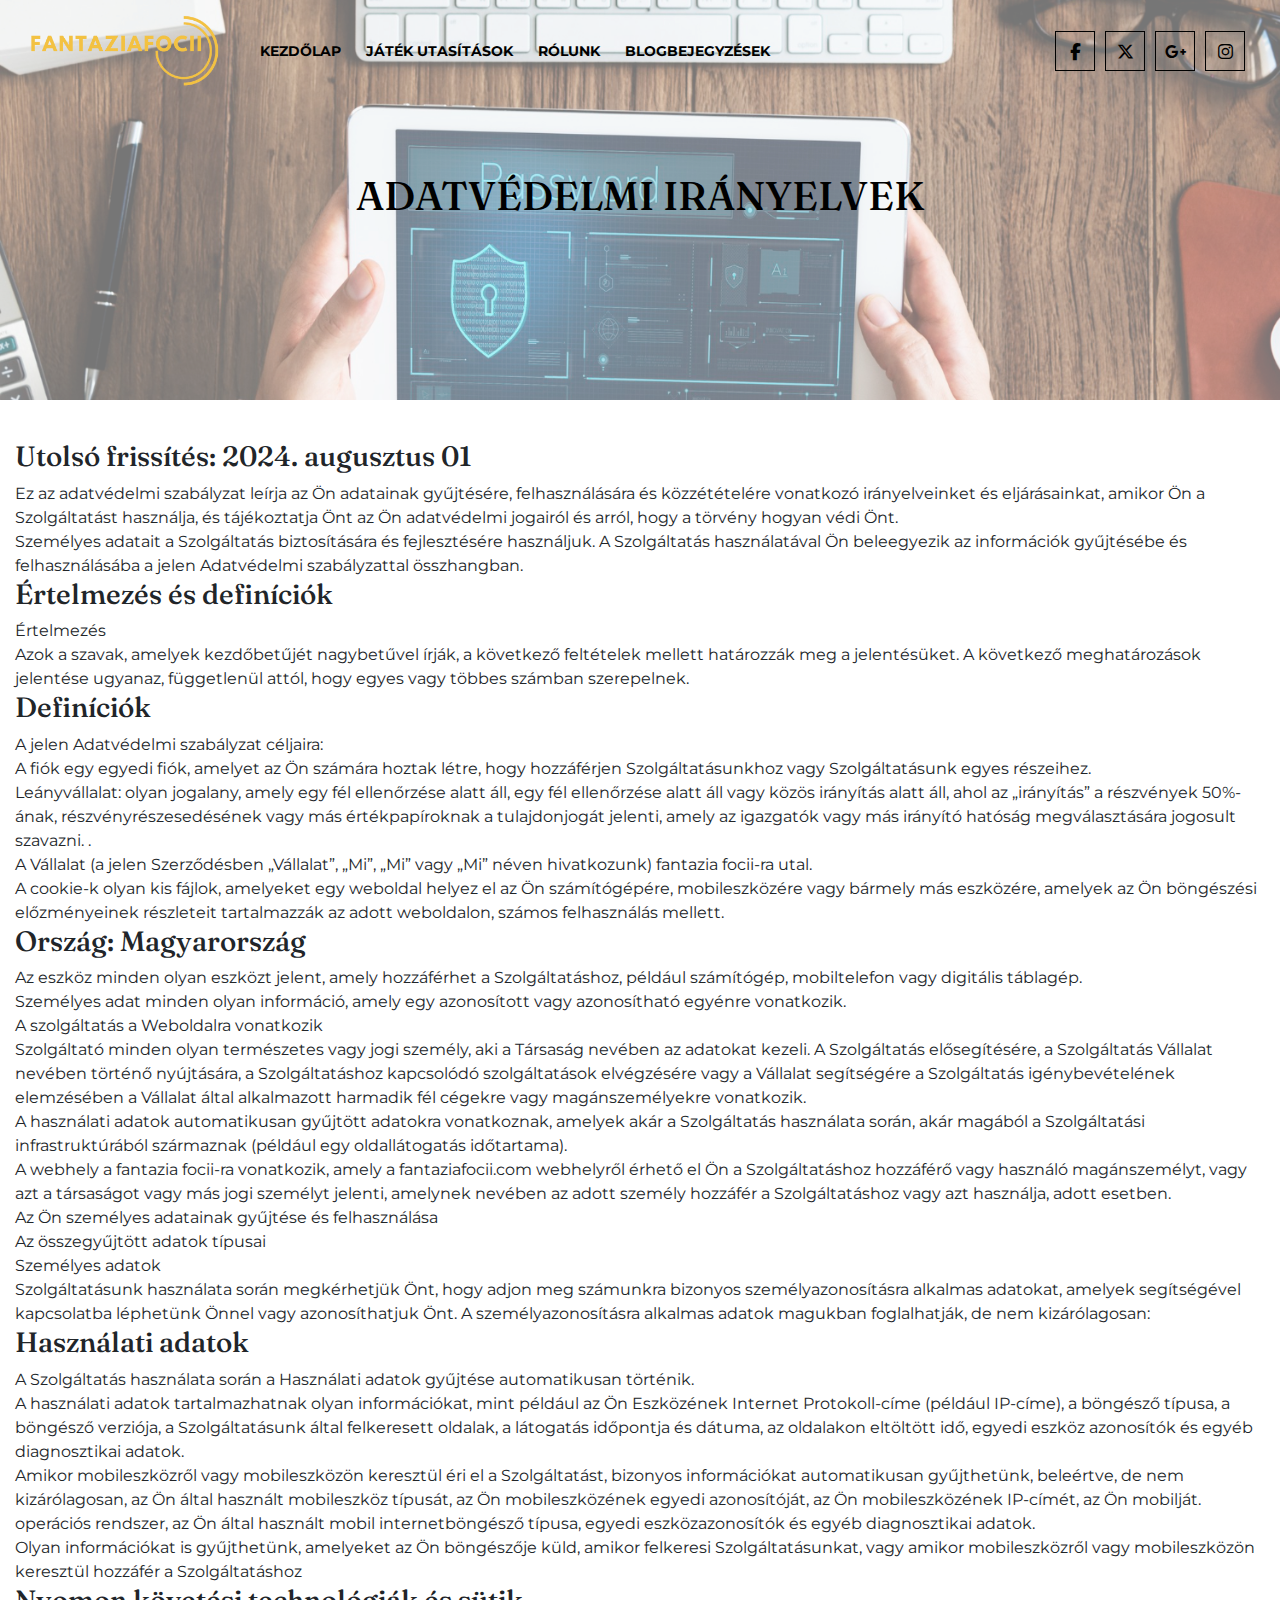
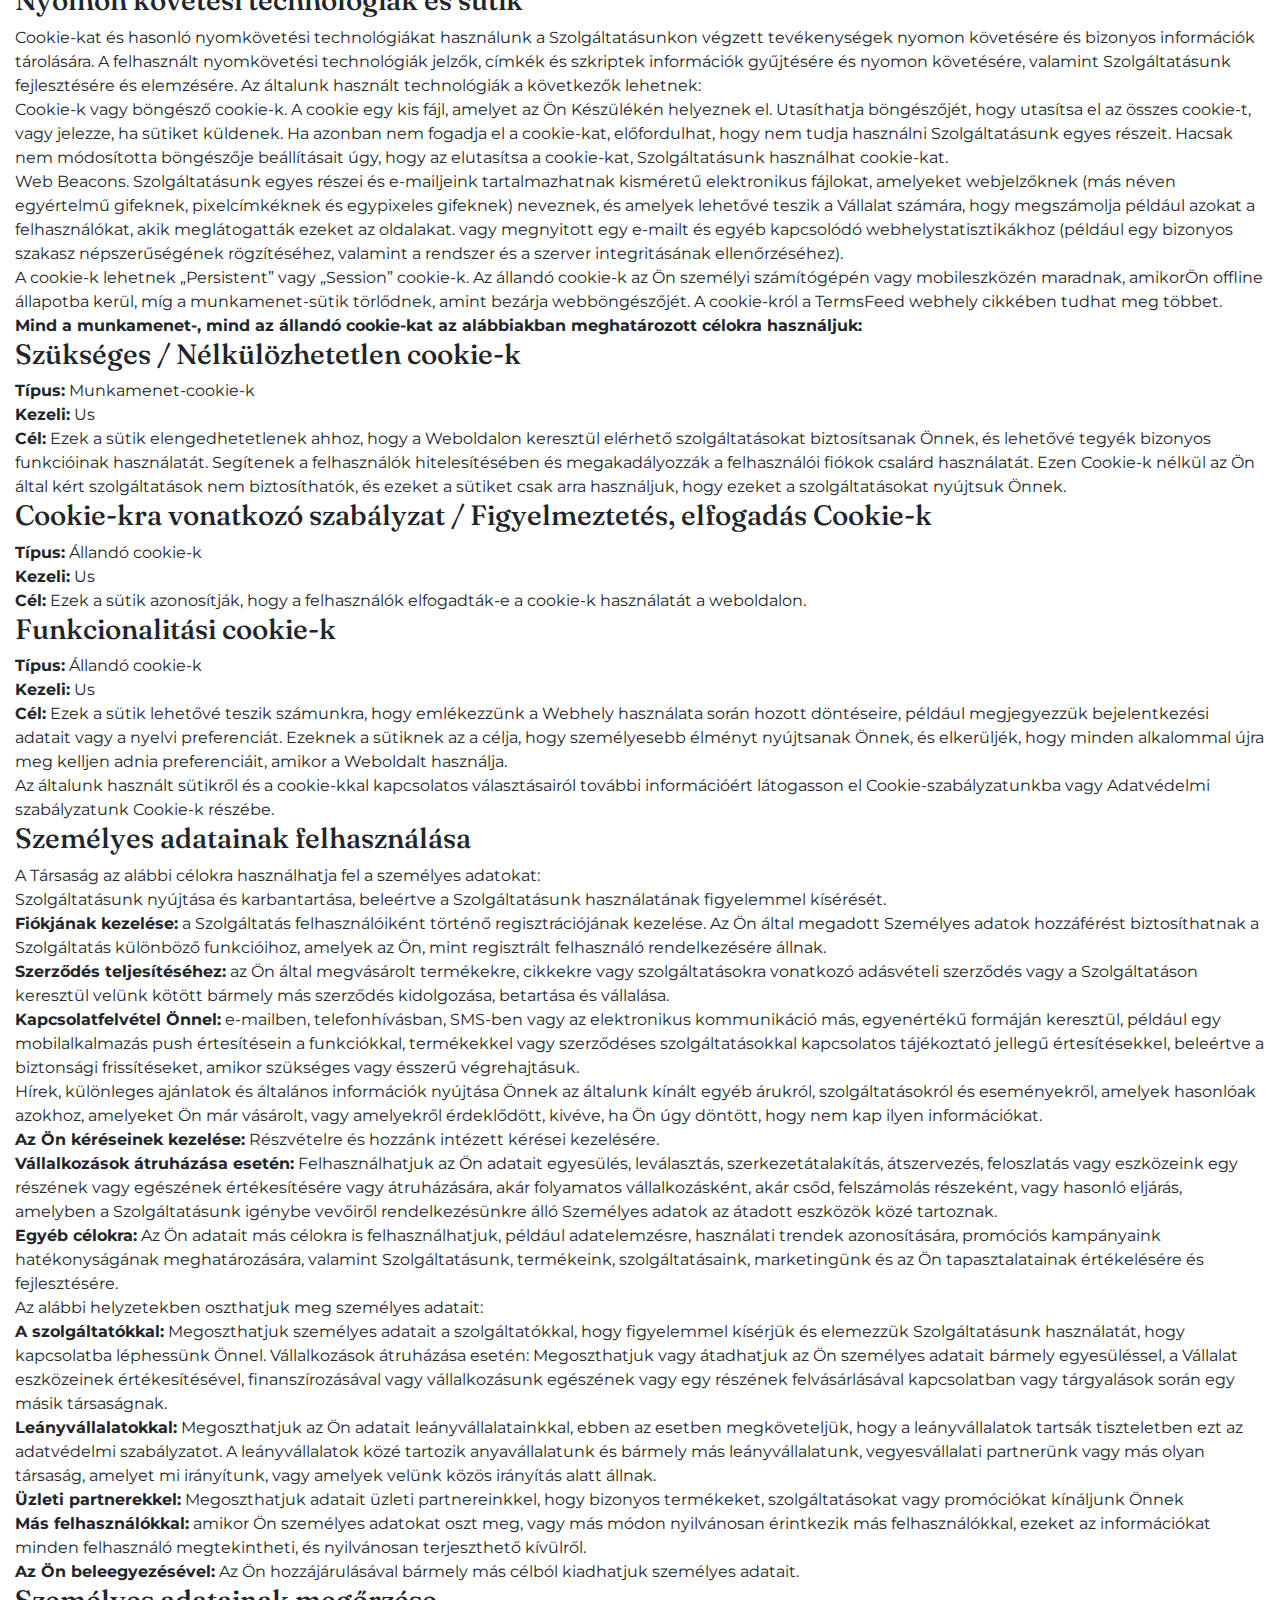
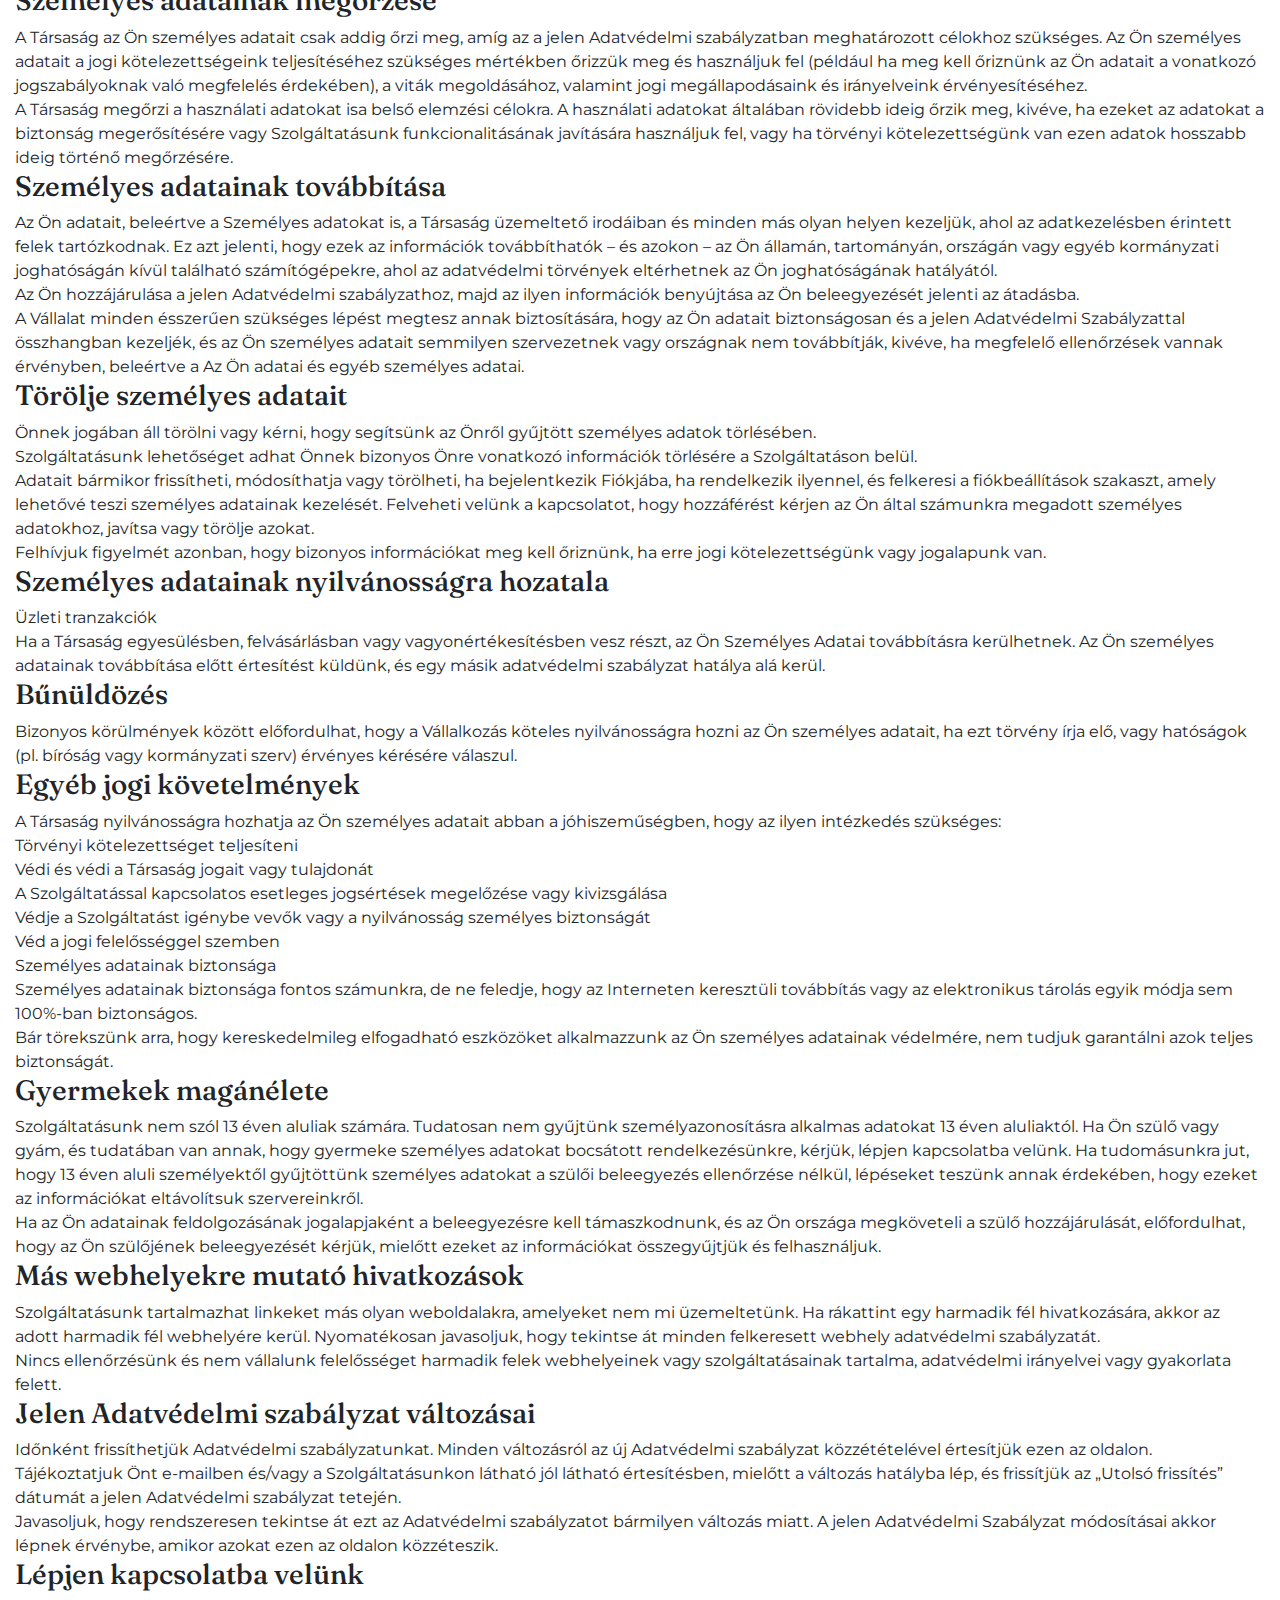
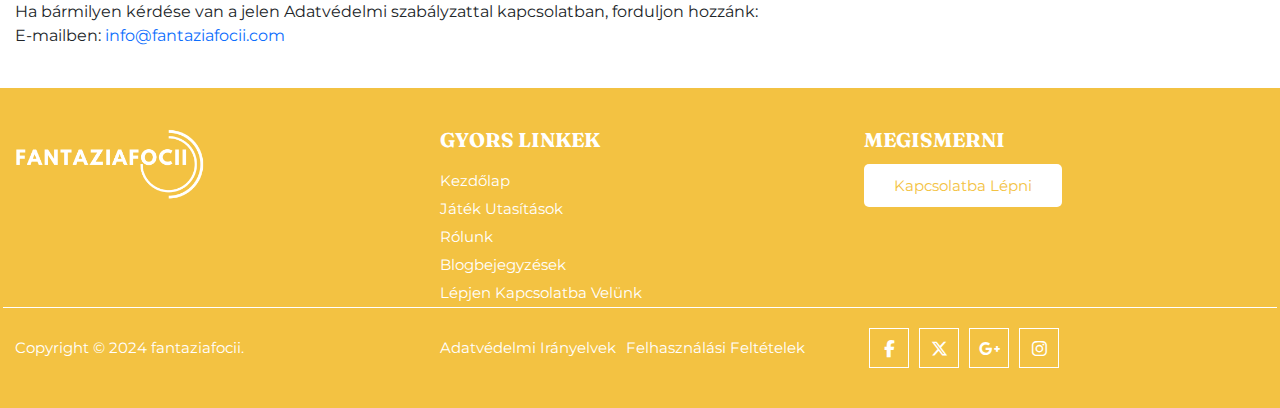
<file: privacy.html>
<!DOCTYPE html>
<html lang="hu">

<head>
    <meta charset="UTF-8">
    <meta name="viewport" content="width=device-width, initial-scale=1.0">
    <title>Adatvédelmi irányelvek</title>
    <link rel="icon" type="image/x-icon" href="img/fav.png">
    <link rel="stylesheet" href="https://cdnjs.cloudflare.com/ajax/libs/font-awesome/6.5.1/css/all.min.css">
    <link rel="stylesheet" href="css/bootstrap.css">
    <link rel="stylesheet" href="css/style.css">
    <link rel="stylesheet" href="css/responsive.css">
</head>

<body>
    <!-- header section start -->
    <header>
        <div class="container">
            <div class="navbar">
                <div class="together">
                    <div class="logo"><a href="index.html"><img src="img/logo.png" alt="logo"></a></div>
                    <div class="navlink">
                        <div class="closebutton"><i class="fa fa-times-circle" aria-hidden="true"></i></div>
                        <ul>
                            <li>
                                <a href="index.html">Kezdőlap</a>
                            </li>
                            <li>
                                <a href="play.html">Játék utasítások</a>
                            </li>
                            <li>
                                <a href="about.html">Rólunk</a>
                            </li>
                            <li>
                                <a href="blog.html">Blogbejegyzések</a>
                            </li>
                        </ul>
                    </div>
                </div>

                <div class="social_profile  upper">
                    <ul>
                        <li><a href="#"><i class="fa-brands fa-facebook-f"></i></a></li>
                        <li><a href="#"><i class="fa-brands fa-x-twitter"></i></a></li>
                        <li><a href="#"><i class="fa-brands fa-google-plus-g"></i></a></li>
                        <li><a href="#"><i class="fa-brands fa-instagram"></i></a></li>
                    </ul>
                </div>
                <div class="open"><i class="fa fa-bars" aria-hidden="true"></i></div>
            </div>
        </div>
    </header>
    <!-- privacy banner section start -->
    <div class="privacy__section">
        <div class="container">
            <div class="row">
                <div class="col-lg-12">
                    <div class="banner__text">
                        <h1>Adatvédelmi irányelvek</h1>
                    </div>
                </div>

            </div>
        </div>
    </div>
    <!-- privacy banner section end -->
    <section class="privacy-policy">
        <div class="container">
            <div class="content-wrap">
                <h3>Utolsó frissítés: 2024. augusztus 01

                </h3>
                <p>Ez az adatvédelmi szabályzat leírja az Ön adatainak gyűjtésére, felhasználására és
                    közzétételére vonatkozó irányelveinket és eljárásainkat, amikor Ön a Szolgáltatást
                    használja, és tájékoztatja Önt az Ön adatvédelmi jogairól és arról, hogy a törvény hogyan
                    védi Önt.
                </p>
                <p>Személyes adatait a Szolgáltatás biztosítására és fejlesztésére használjuk. A Szolgáltatás
                    használatával Ön beleegyezik az információk gyűjtésébe és felhasználásába a jelen
                    Adatvédelmi szabályzattal összhangban.

                </p>
                <h3>Értelmezés és definíciók
                </h3>
                <p>Értelmezés</p>
                <p>Azok a szavak, amelyek kezdőbetűjét nagybetűvel írják, a következő feltételek mellett
                    határozzák meg a jelentésüket. A következő meghatározások jelentése ugyanaz, függetlenül
                    attól, hogy egyes vagy többes számban szerepelnek.</p>
                <h3>Definíciók</h3>
                <p>A jelen Adatvédelmi szabályzat céljaira:</p>
                <p>A fiók egy egyedi fiók, amelyet az Ön számára hoztak létre, hogy hozzáférjen
                    Szolgáltatásunkhoz vagy Szolgáltatásunk egyes részeihez.
                </p>
                <p>Leányvállalat: olyan jogalany, amely egy fél ellenőrzése alatt áll, egy fél ellenőrzése alatt áll
                    vagy közös irányítás alatt áll, ahol az „irányítás” a részvények 50%-ának,
                    részvényrészesedésének vagy más értékpapíroknak a tulajdonjogát jelenti, amely az
                    igazgatók vagy más irányító hatóság megválasztására jogosult szavazni. .
                </p>
                <p>A Vállalat (a jelen Szerződésben „Vállalat”, „Mi”, „Mi” vagy „Mi” néven hivatkozunk) fantazia
                    focii-ra utal.</p>
                <p>A cookie-k olyan kis fájlok, amelyeket egy weboldal helyez el az Ön számítógépére,
                    mobileszközére vagy bármely más eszközére, amelyek az Ön böngészési előzményeinek
                    részleteit tartalmazzák az adott weboldalon, számos felhasználás mellett.</p>
                <h3>Ország: Magyarország</h3>
                <p>Az eszköz minden olyan eszközt jelent, amely hozzáférhet a Szolgáltatáshoz, például
                    számítógép, mobiltelefon vagy digitális táblagép.
                </p>
                <p>Személyes adat minden olyan információ, amely egy azonosított vagy azonosítható egyénre
                    vonatkozik.
                </p>
                <p>A szolgáltatás a Weboldalra vonatkozik</p>
                <p>Szolgáltató minden olyan természetes vagy jogi személy, aki a Társaság nevében az
                    adatokat kezeli. A Szolgáltatás elősegítésére, a Szolgáltatás Vállalat nevében történő
                    nyújtására, a Szolgáltatáshoz kapcsolódó szolgáltatások elvégzésére vagy a Vállalat
                    segítségére a Szolgáltatás igénybevételének elemzésében a Vállalat által alkalmazott
                    harmadik fél cégekre vagy magánszemélyekre vonatkozik.
                </p>
                <p>A használati adatok automatikusan gyűjtött adatokra vonatkoznak, amelyek akár a
                    Szolgáltatás használata során, akár magából a Szolgáltatási infrastruktúrából származnak
                    (például egy oldallátogatás időtartama).</p>
                <p>A webhely a fantazia focii-ra vonatkozik, amely a fantaziafocii.com webhelyről érhető el
                    Ön a Szolgáltatáshoz hozzáférő vagy használó magánszemélyt, vagy azt a társaságot vagy
                    más jogi személyt jelenti, amelynek nevében az adott személy hozzáfér a Szolgáltatáshoz
                    vagy azt használja, adott esetben.</p>
                <ul>
                    <li>Az Ön személyes adatainak gyűjtése és felhasználása
                    </li>
                    <li>Az összegyűjtött adatok típusai
                    </li>
                    <li>Személyes adatok
                    </li>
                </ul>
                <p>Szolgáltatásunk használata során megkérhetjük Önt, hogy adjon meg számunkra bizonyos
                    személyazonosításra alkalmas adatokat, amelyek segítségével kapcsolatba léphetünk
                    Önnel vagy azonosíthatjuk Önt. A személyazonosításra alkalmas adatok magukban
                    foglalhatják, de nem kizárólagosan:
                </p>
                <h3>Használati adatok</h3>
                <p>A Szolgáltatás használata során a Használati adatok gyűjtése automatikusan történik.</p>
                <p>A használati adatok tartalmazhatnak olyan információkat, mint például az Ön Eszközének
                    Internet Protokoll-címe (például IP-címe), a böngésző típusa, a böngésző verziója, a
                    Szolgáltatásunk által felkeresett oldalak, a látogatás időpontja és dátuma, az oldalakon
                    eltöltött idő, egyedi eszköz azonosítók és egyéb diagnosztikai adatok.
                </p>
                <p>Amikor mobileszközről vagy mobileszközön keresztül éri el a Szolgáltatást, bizonyos
                    információkat automatikusan gyűjthetünk, beleértve, de nem kizárólagosan, az Ön által
                    használt mobileszköz típusát, az Ön mobileszközének egyedi azonosítóját, az Ön
                    mobileszközének IP-címét, az Ön mobilját. operációs rendszer, az Ön által használt mobil
                    internetböngésző típusa, egyedi eszközazonosítók és egyéb diagnosztikai adatok.
                </p>
                <p>Olyan információkat is gyűjthetünk, amelyeket az Ön böngészője küld, amikor felkeresi
                    Szolgáltatásunkat, vagy amikor mobileszközről vagy mobileszközön keresztül hozzáfér a
                    Szolgáltatáshoz</p>
                <h3>Nyomon követési technológiák és sütik</h3>
                <p>Cookie-kat és hasonló nyomkövetési technológiákat használunk a Szolgáltatásunkon
                    végzett tevékenységek nyomon követésére és bizonyos információk tárolására. A
                    felhasznált nyomkövetési technológiák jelzők, címkék és szkriptek információk gyűjtésére és
                    nyomon követésére, valamint Szolgáltatásunk fejlesztésére és elemzésére. Az általunk
                    használt technológiák a következők lehetnek:</p>
                <p>Cookie-k vagy böngésző cookie-k. A cookie egy kis fájl, amelyet az Ön Készülékén
                    helyeznek el. Utasíthatja böngészőjét, hogy utasítsa el az összes cookie-t, vagy jelezze, ha
                    sütiket küldenek. Ha azonban nem fogadja el a cookie-kat, előfordulhat, hogy nem tudja
                    használni Szolgáltatásunk egyes részeit. Hacsak nem módosította böngészője beállításait
                    úgy, hogy az elutasítsa a cookie-kat, Szolgáltatásunk használhat cookie-kat.
                </p>
                <p>Web Beacons. Szolgáltatásunk egyes részei és e-mailjeink tartalmazhatnak kisméretű
                    elektronikus fájlokat, amelyeket webjelzőknek (más néven egyértelmű gifeknek,
                    pixelcímkéknek és egypixeles gifeknek) neveznek, és amelyek lehetővé teszik a Vállalat
                    számára, hogy megszámolja például azokat a felhasználókat, akik meglátogatták ezeket az
                    oldalakat. vagy megnyitott egy e-mailt és egyéb kapcsolódó webhelystatisztikákhoz (például
                    egy bizonyos szakasz népszerűségének rögzítéséhez, valamint a rendszer és a szerver
                    integritásának ellenőrzéséhez).
                </p>
                <p>A cookie-k lehetnek „Persistent” vagy „Session” cookie-k. Az állandó cookie-k az Ön
                    személyi számítógépén vagy mobileszközén maradnak, amikorÖn offline állapotba kerül,
                    míg a munkamenet-sütik törlődnek, amint bezárja webböngészőjét. A cookie-król a
                    TermsFeed webhely cikkében tudhat meg többet.
                </p>
                <p><b>Mind a munkamenet-, mind az állandó cookie-kat az alábbiakban meghatározott célokra
                        használjuk:</b></p>
                <h3>Szükséges / Nélkülözhetetlen cookie-k</h3>
                <p><b>Típus:</b> Munkamenet-cookie-k</p>
                <p><b>Kezeli:</b> Us</p>
                <p><b>Cél:</b> Ezek a sütik elengedhetetlenek ahhoz, hogy a Weboldalon keresztül elérhető
                    szolgáltatásokat biztosítsanak Önnek, és lehetővé tegyék bizonyos funkcióinak használatát.
                    Segítenek a felhasználók hitelesítésében és megakadályozzák a felhasználói fiókok csalárd
                    használatát. Ezen Cookie-k nélkül az Ön által kért szolgáltatások nem biztosíthatók, és
                    ezeket a sütiket csak arra használjuk, hogy ezeket a szolgáltatásokat nyújtsuk Önnek.</p>
                <h3>Cookie-kra vonatkozó szabályzat / Figyelmeztetés, elfogadás Cookie-k
                </h3>
                <p><b>Típus:</b> Állandó cookie-k </p>
                <p><b>Kezeli:</b> Us</p>
                <p><b>Cél:</b> Ezek a sütik azonosítják, hogy a felhasználók elfogadták-e a cookie-k használatát a
                    weboldalon.
                </p>
                <h3>Funkcionalitási cookie-k</h3>
                <p><b>Típus:</b> Állandó cookie-k</p>
                <p><b>Kezeli:</b> Us</p>
                <p><b>Cél:</b> Ezek a sütik lehetővé teszik számunkra, hogy emlékezzünk a Webhely használata
                    során hozott döntéseire, például megjegyezzük bejelentkezési adatait vagy a nyelvi
                    preferenciát. Ezeknek a sütiknek az a célja, hogy személyesebb élményt nyújtsanak Önnek,
                    és elkerüljék, hogy minden alkalommal újra meg kelljen adnia preferenciáit, amikor a
                    Weboldalt használja.
                </p>
                <p>Az általunk használt sütikről és a cookie-kkal kapcsolatos választásairól további
                    információért látogasson el Cookie-szabályzatunkba vagy Adatvédelmi szabályzatunk
                    Cookie-k részébe.
                </p>
                <h3>Személyes adatainak felhasználása</h3>
                <p>A Társaság az alábbi célokra használhatja fel a személyes adatokat:</p>
                <p>Szolgáltatásunk nyújtása és karbantartása, beleértve a Szolgáltatásunk használatának
                    figyelemmel kísérését.
                </p>
                <p><b>Fiókjának kezelése:</b> a Szolgáltatás felhasználóiként történő regisztrációjának kezelése. Az
                    Ön által megadott Személyes adatok hozzáférést biztosíthatnak a Szolgáltatás különböző
                    funkcióihoz, amelyek az Ön, mint regisztrált felhasználó rendelkezésére állnak.</p>
                <p><b>Szerződés teljesítéséhez:</b> az Ön által megvásárolt termékekre, cikkekre vagy
                    szolgáltatásokra vonatkozó adásvételi szerződés vagy a Szolgáltatáson keresztül velünk
                    kötött bármely más szerződés kidolgozása, betartása és vállalása.
                </p>
                <p><b>Kapcsolatfelvétel Önnel:</b> e-mailben, telefonhívásban, SMS-ben vagy az elektronikus
                    kommunikáció más, egyenértékű formáján keresztül, például egy mobilalkalmazás push
                    értesítésein a funkciókkal, termékekkel vagy szerződéses szolgáltatásokkal kapcsolatos
                    tájékoztató jellegű értesítésekkel, beleértve a biztonsági frissítéseket, amikor szükséges
                    vagy ésszerű végrehajtásuk.</p>
                <p>Hírek, különleges ajánlatok és általános információk nyújtása Önnek az általunk kínált egyéb
                    árukról, szolgáltatásokról és eseményekről, amelyek hasonlóak azokhoz, amelyeket Ön már
                    vásárolt, vagy amelyekről érdeklődött, kivéve, ha Ön úgy döntött, hogy nem kap ilyen
                    információkat.
                </p>
                <p><b>Az Ön kéréseinek kezelése:</b> Részvételre és hozzánk intézett kérései kezelésére.
                </p>
                <p><b>Vállalkozások átruházása esetén:</b> Felhasználhatjuk az Ön adatait egyesülés, leválasztás,
                    szerkezetátalakítás, átszervezés, feloszlatás vagy eszközeink egy részének vagy
                    egészének értékesítésére vagy átruházására, akár folyamatos vállalkozásként, akár csőd,
                    felszámolás részeként, vagy hasonló eljárás, amelyben a Szolgáltatásunk igénybe vevőiről
                    rendelkezésünkre álló Személyes adatok az átadott eszközök közé tartoznak.
                </p>
                <p><b>Egyéb célokra:</b> Az Ön adatait más célokra is felhasználhatjuk, például adatelemzésre,
                    használati trendek azonosítására, promóciós kampányaink hatékonyságának
                    meghatározására, valamint Szolgáltatásunk, termékeink, szolgáltatásaink, marketingünk és
                    az Ön tapasztalatainak értékelésére és fejlesztésére.</p>
                <p>Az alábbi helyzetekben oszthatjuk meg személyes adatait:</p>
                <p><b>A szolgáltatókkal:</b> Megoszthatjuk személyes adatait a szolgáltatókkal, hogy figyelemmel
                    kísérjük és elemezzük Szolgáltatásunk használatát, hogy kapcsolatba léphessünk Önnel.
                    Vállalkozások átruházása esetén: Megoszthatjuk vagy átadhatjuk az Ön személyes adatait
                    bármely egyesüléssel, a Vállalat eszközeinek értékesítésével, finanszírozásával vagy
                    vállalkozásunk egészének vagy egy részének felvásárlásával kapcsolatban vagy
                    tárgyalások során egy másik társaságnak.
                </p>
                <p><b>Leányvállalatokkal:</b> Megoszthatjuk az Ön adatait leányvállalatainkkal, ebben az esetben
                    megköveteljük, hogy a leányvállalatok tartsák tiszteletben ezt az adatvédelmi szabályzatot.
                    A leányvállalatok közé tartozik anyavállalatunk és bármely más leányvállalatunk,
                    vegyesvállalati partnerünk vagy más olyan társaság, amelyet mi irányítunk, vagy amelyek
                    velünk közös irányítás alatt állnak.
                </p>
                <p><b>Üzleti partnerekkel:</b> Megoszthatjuk adatait üzleti partnereinkkel, hogy bizonyos termékeket,
                    szolgáltatásokat vagy promóciókat kínáljunk Önnek</p>
                <p><b>Más felhasználókkal:</b> amikor Ön személyes adatokat oszt meg, vagy más módon
                    nyilvánosan érintkezik más felhasználókkal, ezeket az információkat minden felhasználó
                    megtekintheti, és nyilvánosan terjeszthető kívülről.
                </p>
                <p><b>Az Ön beleegyezésével:</b> Az Ön hozzájárulásával bármely más célból kiadhatjuk személyes
                    adatait.
                </p>
                <h3>Személyes adatainak megőrzése
                </h3>
                <p>A Társaság az Ön személyes adatait csak addig őrzi meg, amíg az a jelen Adatvédelmi
                    szabályzatban meghatározott célokhoz szükséges. Az Ön személyes adatait a jogi
                    kötelezettségeink teljesítéséhez szükséges mértékben őrizzük meg és használjuk fel
                    (például ha meg kell őriznünk az Ön adatait a vonatkozó jogszabályoknak való megfelelés
                    érdekében), a viták megoldásához, valamint jogi megállapodásaink és irányelveink
                    érvényesítéséhez.
                </p>
                <p>A Társaság megőrzi a használati adatokat isa belső elemzési célokra. A használati adatokat
                    általában rövidebb ideig őrzik meg, kivéve, ha ezeket az adatokat a biztonság
                    megerősítésére vagy Szolgáltatásunk funkcionalitásának javítására használjuk fel, vagy ha
                    törvényi kötelezettségünk van ezen adatok hosszabb ideig történő megőrzésére.</p>
                <h3>Személyes adatainak továbbítása</h3>
                <p>Az Ön adatait, beleértve a Személyes adatokat is, a Társaság üzemeltető irodáiban és
                    minden más olyan helyen kezeljük, ahol az adatkezelésben érintett felek tartózkodnak. Ez
                    azt jelenti, hogy ezek az információk továbbíthatók – és azokon – az Ön államán,
                    tartományán, országán vagy egyéb kormányzati joghatóságán kívül található
                    számítógépekre, ahol az adatvédelmi törvények eltérhetnek az Ön joghatóságának
                    hatályától.</p>
                <p>Az Ön hozzájárulása a jelen Adatvédelmi szabályzathoz, majd az ilyen információk
                    benyújtása az Ön beleegyezését jelenti az átadásba.</p>
                <p>A Vállalat minden ésszerűen szükséges lépést megtesz annak biztosítására, hogy az Ön
                    adatait biztonságosan és a jelen Adatvédelmi Szabályzattal összhangban kezeljék, és az Ön
                    személyes adatait semmilyen szervezetnek vagy országnak nem továbbítják, kivéve, ha
                    megfelelő ellenőrzések vannak érvényben, beleértve a Az Ön adatai és egyéb személyes
                    adatai.
                </p>
                <h3>Törölje személyes adatait</h3>
                <p>Önnek jogában áll törölni vagy kérni, hogy segítsünk az Önről gyűjtött személyes adatok
                    törlésében.</p>
                <p>Szolgáltatásunk lehetőséget adhat Önnek bizonyos Önre vonatkozó információk törlésére a
                    Szolgáltatáson belül.
                </p>
                <p>Adatait bármikor frissítheti, módosíthatja vagy törölheti, ha bejelentkezik Fiókjába, ha
                    rendelkezik ilyennel, és felkeresi a fiókbeállítások szakaszt, amely lehetővé teszi személyes
                    adatainak kezelését. Felveheti velünk a kapcsolatot, hogy hozzáférést kérjen az Ön által
                    számunkra megadott személyes adatokhoz, javítsa vagy törölje azokat.
                </p>
                <p>Felhívjuk figyelmét azonban, hogy bizonyos információkat meg kell őriznünk, ha erre jogi
                    kötelezettségünk vagy jogalapunk van.</p>
                <h3>Személyes adatainak nyilvánosságra hozatala</h3>
                <p>Üzleti tranzakciók</p>
                <p>Ha a Társaság egyesülésben, felvásárlásban vagy vagyonértékesítésben vesz részt, az Ön
                    Személyes Adatai továbbításra kerülhetnek. Az Ön személyes adatainak továbbítása előtt
                    értesítést küldünk, és egy másik adatvédelmi szabályzat hatálya alá kerül.
                </p>
                <h3>Bűnüldözés</h3>
                <p>Bizonyos körülmények között előfordulhat, hogy a Vállalkozás köteles nyilvánosságra hozni
                    az Ön személyes adatait, ha ezt törvény írja elő, vagy hatóságok (pl. bíróság vagy
                    kormányzati szerv) érvényes kérésére válaszul.</p>
                <h3>Egyéb jogi követelmények</h3>
                <p>A Társaság nyilvánosságra hozhatja az Ön személyes adatait abban a jóhiszeműségben,
                    hogy az ilyen intézkedés szükséges:
                </p>
                <ul>
                    <li>Törvényi kötelezettséget teljesíteni</li>
                    <li>Védi és védi a Társaság jogait vagy tulajdonát</li>
                    <li>A Szolgáltatással kapcsolatos esetleges jogsértések megelőzése vagy kivizsgálása</li>
                    <li>Védje a Szolgáltatást igénybe vevők vagy a nyilvánosság személyes biztonságát</li>
                    <li>Véd a jogi felelősséggel szemben
                    </li>
                    <li>Személyes adatainak biztonsága
                    </li>
                    <li>Személyes adatainak biztonsága fontos számunkra, de ne feledje, hogy az Interneten
                        keresztüli továbbítás vagy az elektronikus tárolás egyik módja sem 100%-ban biztonságos.</li>
                    <li>Bár törekszünk arra, hogy kereskedelmileg elfogadható eszközöket alkalmazzunk az Ön
                        személyes adatainak védelmére, nem tudjuk garantálni azok teljes biztonságát.</li>
                </ul>
                <h3>Gyermekek magánélete</h3>
                <p>Szolgáltatásunk nem szól 13 éven aluliak számára. Tudatosan nem gyűjtünk
                    személyazonosításra alkalmas adatokat 13 éven aluliaktól. Ha Ön szülő vagy gyám, és
                    tudatában van annak, hogy gyermeke személyes adatokat bocsátott rendelkezésünkre,
                    kérjük, lépjen kapcsolatba velünk. Ha tudomásunkra jut, hogy 13 éven aluli személyektől
                    gyűjtöttünk személyes adatokat a szülői beleegyezés ellenőrzése nélkül, lépéseket teszünk
                    annak érdekében, hogy ezeket az információkat eltávolítsuk szervereinkről.
                </p>
                <p>Ha az Ön adatainak feldolgozásának jogalapjaként a beleegyezésre kell támaszkodnunk, és
                    az Ön országa megköveteli a szülő hozzájárulását, előfordulhat, hogy az Ön szülőjének
                    beleegyezését kérjük, mielőtt ezeket az információkat összegyűjtjük és felhasználjuk.</p>
                <h3>Más webhelyekre mutató hivatkozások
                </h3>
                <p>Szolgáltatásunk tartalmazhat linkeket más olyan weboldalakra, amelyeket nem mi
                    üzemeltetünk. Ha rákattint egy harmadik fél hivatkozására, akkor az adott harmadik fél
                    webhelyére kerül. Nyomatékosan javasoljuk, hogy tekintse át minden felkeresett webhely
                    adatvédelmi szabályzatát.
                </p>
                <p>Nincs ellenőrzésünk és nem vállalunk felelősséget harmadik felek webhelyeinek vagy
                    szolgáltatásainak tartalma, adatvédelmi irányelvei vagy gyakorlata felett.
                </p>
                <h3>Jelen Adatvédelmi szabályzat változásai
                </h3>
                <p>Időnként frissíthetjük Adatvédelmi szabályzatunkat. Minden változásról az új Adatvédelmi
                    szabályzat közzétételével értesítjük ezen az oldalon.</p>
                <p>Tájékoztatjuk Önt e-mailben és/vagy a Szolgáltatásunkon látható jól látható értesítésben,
                    mielőtt a változás hatályba lép, és frissítjük az „Utolsó frissítés” dátumát a jelen Adatvédelmi
                    szabályzat tetején.
                </p>
                <p>Javasoljuk, hogy rendszeresen tekintse át ezt az Adatvédelmi szabályzatot bármilyen
                    változás miatt. A jelen Adatvédelmi Szabályzat módosításai akkor lépnek érvénybe, amikor
                    azokat ezen az oldalon közzéteszik.
                </p>
                <h3>Lépjen kapcsolatba velünk
                </h3>
                <p>Ha bármilyen kérdése van a jelen Adatvédelmi szabályzattal kapcsolatban, forduljon
                    hozzánk:</p>
                <p>E-mailben: <a href="mailto:info@fantaziafocii.com">info@fantaziafocii.com</a></p>
            </div>
        </div>
    </section>
    <!-- footer styling start -->
    <div class="footer">
        <div class="container">
            <div class="row">
                <div class="col-lg-4 col-sm-6 col-xs-12">
                    <div class="single_footer">
                        <a href="index.html">
                            <img src="img/logo.png" alt="logo">
                        </a>
                    </div>
                </div>
                <div class="col-md-4 col-sm-6 col-xs-12">
                    <div class="single_footer single_footer_address">
                        <h4>
                            Gyors linkek</h4>
                        <ul>
                            <li>
                                <a href="index.html">Kezdőlap</a>
                            </li>
                            <li>
                                <a href="play.html">Játék utasítások</a>
                            </li>
                            <li>
                                <a href="about.html">Rólunk</a>
                            </li>
                            <li>
                                <a href="blog.html">Blogbejegyzések</a>
                            </li>
                            <li>
                                <a href="contact.html">Lépjen kapcsolatba velünk</a>
                            </li>
                        </ul>
                    </div>
                </div>
                <div class="col-md-4 col-sm-12 col-xs-12">
                    <div class="single_footer single_footer_address">
                        <h4>Megismerni</h4>
                        <div class="email">
                            <ul>
                                <li>
                                    <a href="mailto:info@fantaziafocii.com" class="contact_btn">Kapcsolatba lépni</a>
                                </li>
                            </ul>
                        </div>
                    </div>
                </div>
            </div>
            <div class="row bottom">
                <div class="col-lg-4 col-md-5 col-sm-12">
                    <p class="copyright">Copyright © 2024 <a href="index.html">fantaziafocii</a>.</p>
                </div>
                <div class="col-lg-4 col-md-5 col-sm-12">
                    <div class="single_footer single_footer_address below_address d-flex">
                        <ul>
                            <li><a href="privacy.html">Adatvédelmi irányelvek</a></li>
                            <li><a href="terms.html">Felhasználási feltételek</a></li>
                        </ul>
                    </div>
                </div>
                <div class="col-lg-4 col-md-5 col-sm-12">
                    <div class="social_profile">
                        <ul>
                            <li><a href="#"><i class="fa-brands fa-facebook-f"></i></a></li>
                            <li><a href="#"><i class="fa-brands fa-x-twitter"></i></a></li>
                            <li><a href="#"><i class="fa-brands fa-google-plus-g"></i></a></li>
                            <li><a href="#"><i class="fa-brands fa-instagram"></i></a></li>
                        </ul>
                    </div>
                </div>
            </div>
        </div>
    </div>
    <!-- footer styling end -->
    <script src="https://cdnjs.cloudflare.com/ajax/libs/jquery/2.2.2/jquery.min.js"></script>
    <script src="https://maxcdn.bootstrapcdn.com/bootstrap/4.1.3/js/bootstrap.min.js"></script>
    <script>
        $(document).ready(function () {
            $(".open").click(function () {
                $("body").addClass("toggle");
            });
        });
        $(document).ready(function () {
            $(".closebutton").click(function () {
                $("body").removeClass("toggle");
            });
        });
    </script>

</body>

</html>
</file>
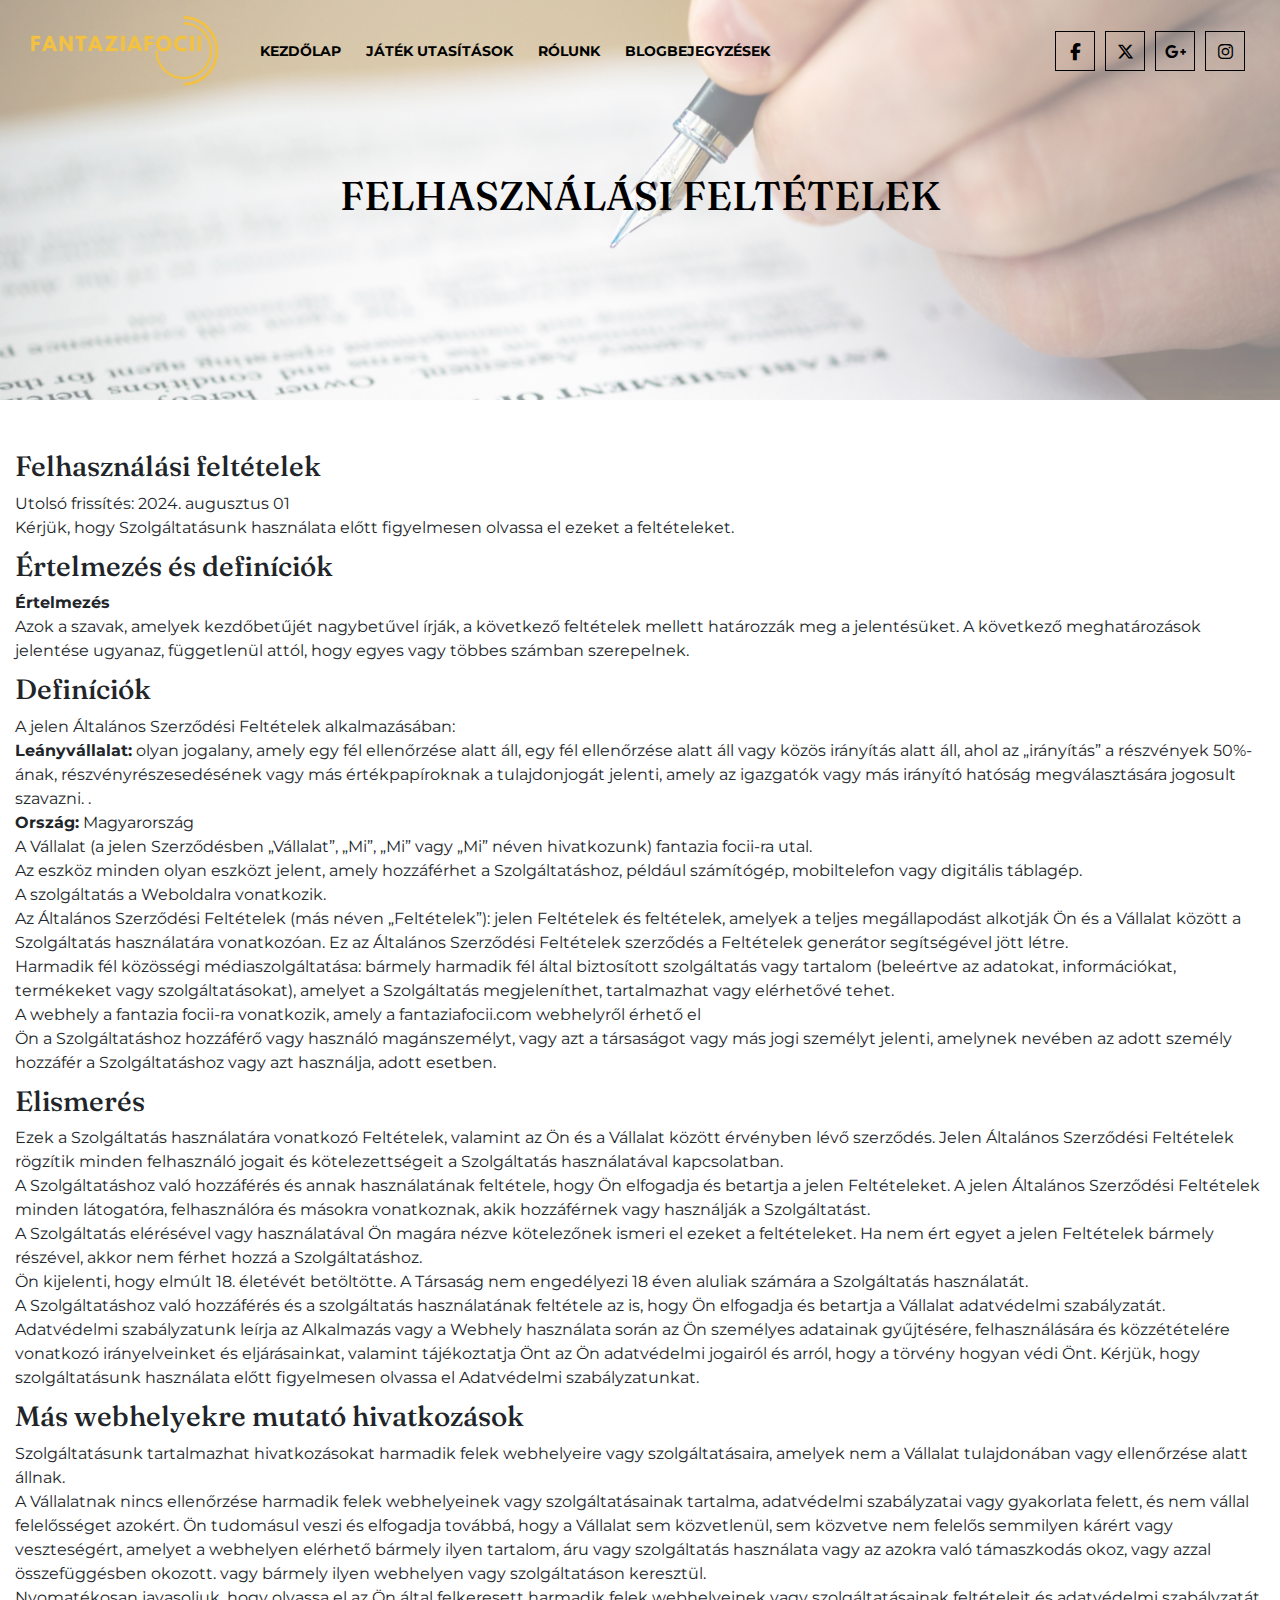
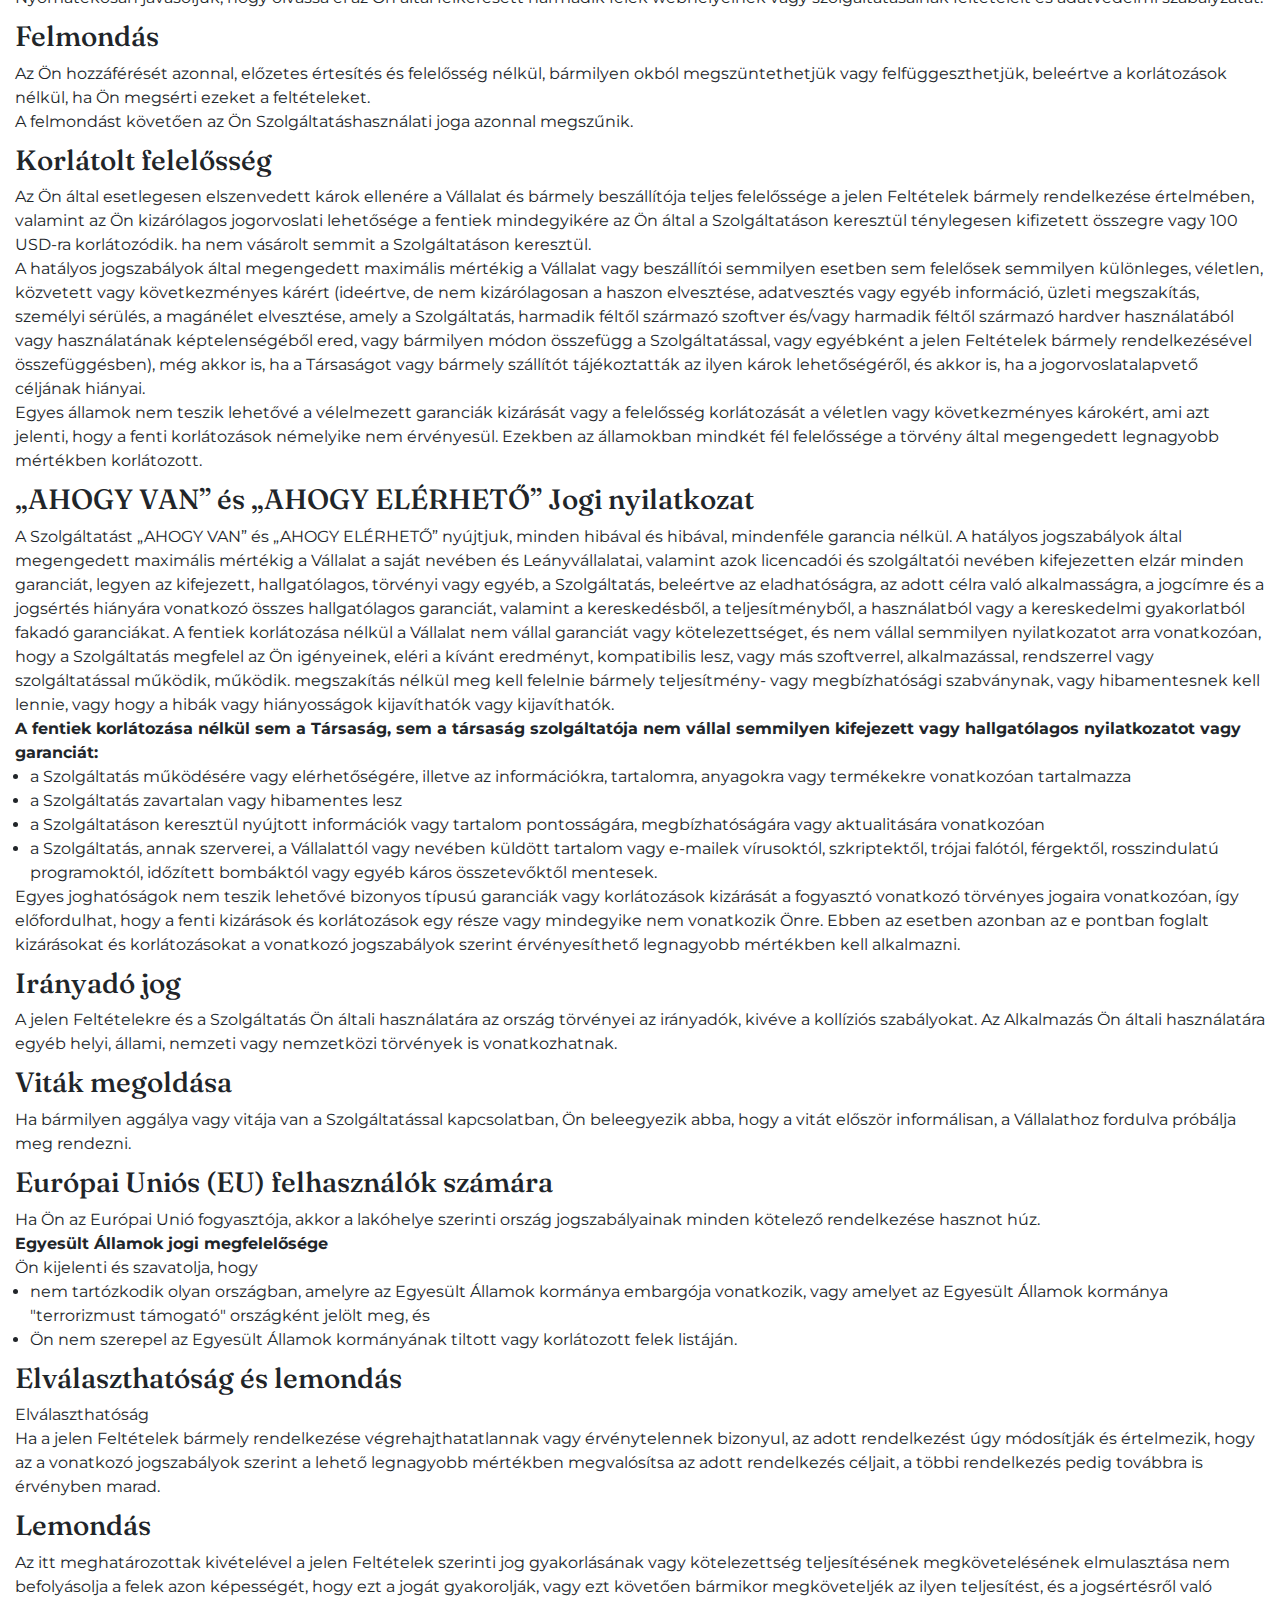
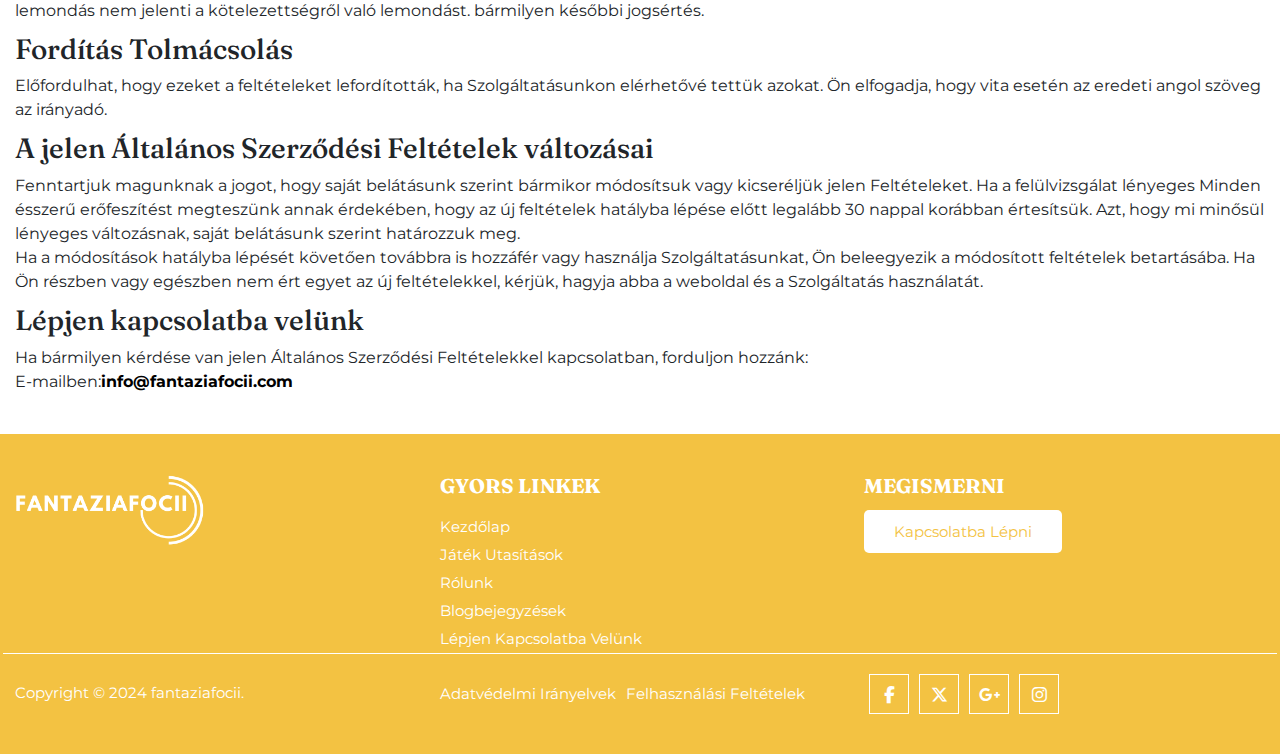
<file: terms.html>
<!DOCTYPE html>
<html lang="hu">

<head>
    <meta charset="UTF-8">
    <meta name="viewport" content="width=device-width, initial-scale=1.0">
    <title>Adatvédelmi irányelvek</title>
    <link rel="icon" type="image/x-icon" href="img/fav.png">
    <link rel="stylesheet" href="https://cdnjs.cloudflare.com/ajax/libs/font-awesome/6.5.1/css/all.min.css">
    <link rel="stylesheet" href="css/bootstrap.css">
    <link rel="stylesheet" href="css/style.css">
    <link rel="stylesheet" href="css/responsive.css">
</head>

<body>
    <!-- header section start -->
    <header>
        <div class="container">
            <div class="navbar">
                <div class="together">
                    <div class="logo"><a href="index.html"><img src="img/logo.png" alt="logo"></a></div>
                    <div class="navlink">
                        <div class="closebutton"><i class="fa fa-times-circle" aria-hidden="true"></i></div>
                        <ul>
                            <li>
                                <a href="index.html">Kezdőlap</a>
                            </li>
                            <li>
                                <a href="play.html">Játék utasítások</a>
                            </li>
                            <li>
                                <a href="about.html">Rólunk</a>
                            </li>
                            <li>
                                <a href="blog.html">Blogbejegyzések</a>
                            </li>
                        </ul>
                    </div>
                </div>

                <div class="social_profile  upper">
                    <ul>
                        <li><a href="#"><i class="fa-brands fa-facebook-f"></i></a></li>
                        <li><a href="#"><i class="fa-brands fa-x-twitter"></i></a></li>
                        <li><a href="#"><i class="fa-brands fa-google-plus-g"></i></a></li>
                        <li><a href="#"><i class="fa-brands fa-instagram"></i></a></li>
                    </ul>
                </div>
                <div class="open"><i class="fa fa-bars" aria-hidden="true"></i></div>
            </div>
        </div>
    </header>
    <!-- terms banner section start -->
    <div class="terms__section">
        <div class="container">
            <div class="row">
                <div class="col-lg-12">
                    <div class="banner__text">
                        <h1>Felhasználási feltételek</h1>
                    </div>
                </div>
            </div>
        </div>
    </div>
    <!-- terms banner section end -->
    <section class="terms_conditons">
        <div class="container">
            <div class="content-wrap">
                <h3>Felhasználási feltételek</h3>
                <p>Utolsó frissítés: 2024. augusztus 01</p>
                <p>Kérjük, hogy Szolgáltatásunk használata előtt figyelmesen olvassa el ezeket a feltételeket.</p>
                <h3>Értelmezés és definíciók</h3>
                <p><b>Értelmezés</b></p>
                <p>Azok a szavak, amelyek kezdőbetűjét nagybetűvel írják, a következő feltételek mellett
                    határozzák meg a jelentésüket. A következő meghatározások jelentése ugyanaz, függetlenül
                    attól, hogy egyes vagy többes számban szerepelnek.</p>
                <h3>Definíciók</h3>
                <p>A jelen Általános Szerződési Feltételek alkalmazásában:</p>
                <p><b>Leányvállalat:</b> olyan jogalany, amely egy fél ellenőrzése alatt áll, egy fél ellenőrzése alatt
                    áll
                    vagy közös irányítás alatt áll, ahol az „irányítás” a részvények 50%-ának,
                    részvényrészesedésének vagy más értékpapíroknak a tulajdonjogát jelenti, amely az
                    igazgatók vagy más irányító hatóság megválasztására jogosult szavazni. .</p>
                <p><b>Ország:</b> Magyarország</p>
                <p>A Vállalat (a jelen Szerződésben „Vállalat”, „Mi”, „Mi” vagy „Mi” néven hivatkozunk) fantazia
                    focii-ra utal.
                </p>
                <p>Az eszköz minden olyan eszközt jelent, amely hozzáférhet a Szolgáltatáshoz, például
                    számítógép, mobiltelefon vagy digitális táblagép.
                </p>
                <p>A szolgáltatás a Weboldalra vonatkozik.
                </p>
                <p>Az Általános Szerződési Feltételek (más néven „Feltételek”): jelen Feltételek és feltételek,
                    amelyek a teljes megállapodást alkotják Ön és a Vállalat között a Szolgáltatás használatára
                    vonatkozóan. Ez az Általános Szerződési Feltételek szerződés a Feltételek generátor
                    segítségével jött létre.</p>
                <p>Harmadik fél közösségi médiaszolgáltatása: bármely harmadik fél által biztosított
                    szolgáltatás vagy tartalom (beleértve az adatokat, információkat, termékeket vagy
                    szolgáltatásokat), amelyet a Szolgáltatás megjeleníthet, tartalmazhat vagy elérhetővé tehet.
                </p>
                <p>A webhely a fantazia focii-ra vonatkozik, amely a fantaziafocii.com webhelyről érhető el</p>
                <p>Ön a Szolgáltatáshoz hozzáférő vagy használó magánszemélyt, vagy azt a társaságot vagy
                    más jogi személyt jelenti, amelynek nevében az adott személy hozzáfér a Szolgáltatáshoz
                    vagy azt használja, adott esetben.
                </p>
                <h3>Elismerés</h3>
                <p>Ezek a Szolgáltatás használatára vonatkozó Feltételek, valamint az Ön és a Vállalat között
                    érvényben lévő szerződés. Jelen Általános Szerződési Feltételek rögzítik minden
                    felhasználó jogait és kötelezettségeit a Szolgáltatás használatával kapcsolatban.</p>
                <p>A Szolgáltatáshoz való hozzáférés és annak használatának feltétele, hogy Ön elfogadja és
                    betartja a jelen Feltételeket. A jelen Általános Szerződési Feltételek minden látogatóra,
                    felhasználóra és másokra vonatkoznak, akik hozzáférnek vagy használják a Szolgáltatást.
                </p>
                <p>A Szolgáltatás elérésével vagy használatával Ön magára nézve kötelezőnek ismeri el
                    ezeket a feltételeket. Ha nem ért egyet a jelen Feltételek bármely részével, akkor nem férhet
                    hozzá a Szolgáltatáshoz.
                </p>
                <p>Ön kijelenti, hogy elmúlt 18. életévét betöltötte. A Társaság nem engedélyezi 18 éven aluliak
                    számára a Szolgáltatás használatát.
                </p>
                <p>A Szolgáltatáshoz való hozzáférés és a szolgáltatás használatának feltétele az is, hogy Ön
                    elfogadja és betartja a Vállalat adatvédelmi szabályzatát. Adatvédelmi szabályzatunk leírja
                    az Alkalmazás vagy a Webhely használata során az Ön személyes adatainak gyűjtésére,
                    felhasználására és közzétételére vonatkozó irányelveinket és eljárásainkat, valamint
                    tájékoztatja Önt az Ön adatvédelmi jogairól és arról, hogy a törvény hogyan védi Önt. Kérjük,
                    hogy szolgáltatásunk használata előtt figyelmesen olvassa el Adatvédelmi szabályzatunkat.</p>
                <h3>Más webhelyekre mutató hivatkozások</h3>
                <p>Szolgáltatásunk tartalmazhat hivatkozásokat harmadik felek webhelyeire vagy
                    szolgáltatásaira, amelyek nem a Vállalat tulajdonában vagy ellenőrzése alatt állnak.
                </p>
                <p>A Vállalatnak nincs ellenőrzése harmadik felek webhelyeinek vagy szolgáltatásainak
                    tartalma, adatvédelmi szabályzatai vagy gyakorlata felett, és nem vállal felelősséget azokért.
                    Ön tudomásul veszi és elfogadja továbbá, hogy a Vállalat sem közvetlenül, sem közvetve
                    nem felelős semmilyen kárért vagy veszteségért, amelyet a webhelyen elérhető bármely
                    ilyen tartalom, áru vagy szolgáltatás használata vagy az azokra való támaszkodás okoz,
                    vagy azzal összefüggésben okozott. vagy bármely ilyen webhelyen vagy szolgáltatáson
                    keresztül.
                </p>
                <p>Nyomatékosan javasoljuk, hogy olvassa el az Ön által felkeresett harmadik felek
                    webhelyeinek vagy szolgáltatásainak feltételeit és adatvédelmi szabályzatát.
                </p>
                <h3>Felmondás</h3>
                <p>Az Ön hozzáférését azonnal, előzetes értesítés és felelősség nélkül, bármilyen okból
                    megszüntethetjük vagy felfüggeszthetjük, beleértve a korlátozások nélkül, ha Ön megsérti
                    ezeket a feltételeket.</p>
                <p>A felmondást követően az Ön Szolgáltatáshasználati joga azonnal megszűnik.</p>
                <h3>Korlátolt felelősség</h3>
                <p>Az Ön által esetlegesen elszenvedett károk ellenére a Vállalat és bármely beszállítója teljes
                    felelőssége a jelen Feltételek bármely rendelkezése értelmében, valamint az Ön kizárólagos
                    jogorvoslati lehetősége a fentiek mindegyikére az Ön által a Szolgáltatáson keresztül
                    ténylegesen kifizetett összegre vagy 100 USD-ra korlátozódik. ha nem vásárolt semmit a
                    Szolgáltatáson keresztül.
                </p>
                <p>A hatályos jogszabályok által megengedett maximális mértékig a Vállalat vagy beszállítói
                    semmilyen esetben sem felelősek semmilyen különleges, véletlen, közvetett vagy
                    következményes kárért (ideértve, de nem kizárólagosan a haszon elvesztése, adatvesztés
                    vagy egyéb információ, üzleti megszakítás, személyi sérülés, a magánélet elvesztése, amely
                    a Szolgáltatás, harmadik féltől származó szoftver és/vagy harmadik féltől származó hardver
                    használatából vagy használatának képtelenségéből ered, vagy bármilyen módon összefügg
                    a Szolgáltatással, vagy egyébként a jelen Feltételek bármely rendelkezésével
                    összefüggésben), még akkor is, ha a Társaságot vagy bármely szállítót tájékoztatták az
                    ilyen károk lehetőségéről, és akkor is, ha a jogorvoslatalapvető céljának hiányai.</p>
                <p>Egyes államok nem teszik lehetővé a vélelmezett garanciák kizárását vagy a felelősség
                    korlátozását a véletlen vagy következményes károkért, ami azt jelenti, hogy a fenti
                    korlátozások némelyike nem érvényesül. Ezekben az államokban mindkét fél felelőssége a
                    törvény által megengedett legnagyobb mértékben korlátozott.
                </p>
                <h3>„AHOGY VAN” és „AHOGY ELÉRHETŐ” Jogi nyilatkozat</h3>
                <p>A Szolgáltatást „AHOGY VAN” és „AHOGY ELÉRHETŐ” nyújtjuk, minden hibával és hibával,
                    mindenféle garancia nélkül. A hatályos jogszabályok által megengedett maximális mértékig
                    a Vállalat a saját nevében és Leányvállalatai, valamint azok licencadói és szolgáltatói
                    nevében kifejezetten elzár minden garanciát, legyen az kifejezett, hallgatólagos, törvényi
                    vagy egyéb, a Szolgáltatás, beleértve az eladhatóságra, az adott célra való alkalmasságra,
                    a jogcímre és a jogsértés hiányára vonatkozó összes hallgatólagos garanciát, valamint a
                    kereskedésből, a teljesítményből, a használatból vagy a kereskedelmi gyakorlatból fakadó
                    garanciákat. A fentiek korlátozása nélkül a Vállalat nem vállal garanciát vagy
                    kötelezettséget, és nem vállal semmilyen nyilatkozatot arra vonatkozóan, hogy a
                    Szolgáltatás megfelel az Ön igényeinek, eléri a kívánt eredményt, kompatibilis lesz, vagy
                    más szoftverrel, alkalmazással, rendszerrel vagy szolgáltatással működik, működik.
                    megszakítás nélkül meg kell felelnie bármely teljesítmény- vagy megbízhatósági
                    szabványnak, vagy hibamentesnek kell lennie, vagy hogy a hibák vagy hiányosságok
                    kijavíthatók vagy kijavíthatók.
                </p>
                <p><b>A fentiek korlátozása nélkül sem a Társaság, sem a társaság szolgáltatója nem vállal
                        semmilyen kifejezett vagy hallgatólagos nyilatkozatot vagy garanciát:</b></p>
                <ul>
                    <li>a Szolgáltatás
                        működésére vagy elérhetőségére, illetve az információkra, tartalomra, anyagokra vagy
                        termékekre vonatkozóan tartalmazza</li>
                    <li>a Szolgáltatás zavartalan vagy hibamentes lesz
                    </li>
                    <li>a Szolgáltatáson keresztül nyújtott információk vagy tartalom pontosságára,
                        megbízhatóságára vagy aktualitására vonatkozóan
                    </li>
                    <li>a Szolgáltatás, annak
                        szerverei, a Vállalattól vagy nevében küldött tartalom vagy e-mailek vírusoktól, szkriptektől,
                        trójai falótól, férgektől, rosszindulatú programoktól, időzített bombáktól vagy egyéb káros
                        összetevőktől mentesek.

                    </li>
                </ul>
                <p>Egyes joghatóságok nem teszik lehetővé bizonyos típusú garanciák vagy korlátozások
                    kizárását a fogyasztó vonatkozó törvényes jogaira vonatkozóan, így előfordulhat, hogy a
                    fenti kizárások és korlátozások egy része vagy mindegyike nem vonatkozik Önre. Ebben az
                    esetben azonban az e pontban foglalt kizárásokat és korlátozásokat a vonatkozó
                    jogszabályok szerint érvényesíthető legnagyobb mértékben kell alkalmazni.</p>
                <h3>Irányadó jog</h3>
                <p>A jelen Feltételekre és a Szolgáltatás Ön általi használatára az ország törvényei az
                    irányadók, kivéve a kollíziós szabályokat. Az Alkalmazás Ön általi használatára egyéb helyi,
                    állami, nemzeti vagy nemzetközi törvények is vonatkozhatnak.
                </p>
                <h3>Viták megoldása
                </h3>
                <p>Ha bármilyen aggálya vagy vitája van a Szolgáltatással kapcsolatban, Ön beleegyezik abba,
                    hogy a vitát először informálisan, a Vállalathoz fordulva próbálja meg rendezni.
                </p>
                <h3>Európai Uniós (EU) felhasználók számára</h3>
                <p>Ha Ön az Európai Unió fogyasztója, akkor a lakóhelye szerinti ország jogszabályainak
                    minden kötelező rendelkezése hasznot húz.</p>
                <p><b>Egyesült Államok jogi megfelelősége
                    </b></p>
                <p>Ön kijelenti és szavatolja, hogy</p>
                <ul>
                    <li>nem tartózkodik olyan országban, amelyre az Egyesült
                        Államok kormánya embargója vonatkozik, vagy amelyet az Egyesült Államok kormánya
                        "terrorizmust támogató" országként jelölt meg, és</li>
                    <li>Ön nem szerepel az Egyesült Államok
                        kormányának tiltott vagy korlátozott felek listáján.</li>
                </ul>
                <h3>Elválaszthatóság és lemondás</h3>
                <p>Elválaszthatóság</p>
                <p>Ha a jelen Feltételek bármely rendelkezése végrehajthatatlannak vagy érvénytelennek
                    bizonyul, az adott rendelkezést úgy módosítják és értelmezik, hogy az a vonatkozó
                    jogszabályok szerint a lehető legnagyobb mértékben megvalósítsa az adott rendelkezés
                    céljait, a többi rendelkezés pedig továbbra is érvényben marad.</p>
                <h3>Lemondás</h3>
                <p>Az itt meghatározottak kivételével a jelen Feltételek szerinti jog gyakorlásának vagy
                    kötelezettség teljesítésének megkövetelésének elmulasztása nem befolyásolja a felek azon
                    képességét, hogy ezt a jogát gyakorolják, vagy ezt követően bármikor megköveteljék az
                    ilyen teljesítést, és a jogsértésről való lemondás nem jelenti a kötelezettségről való
                    lemondást. bármilyen későbbi jogsértés.</p>
                <h3>Fordítás Tolmácsolás</h3>
                <p>Előfordulhat, hogy ezeket a feltételeket lefordították, ha Szolgáltatásunkon elérhetővé tettük
                    azokat. Ön elfogadja, hogy vita esetén az eredeti angol szöveg az irányadó.</p>
                <h3>A jelen Általános Szerződési Feltételek változásai</h3>
                <p>Fenntartjuk magunknak a jogot, hogy saját belátásunk szerint bármikor módosítsuk vagy
                    kicseréljük jelen Feltételeket. Ha a felülvizsgálat lényeges Minden ésszerű erőfeszítést
                    megteszünk annak érdekében, hogy az új feltételek hatályba lépése előtt legalább 30 nappal
                    korábban értesítsük. Azt, hogy mi minősül lényeges változásnak, saját belátásunk szerint
                    határozzuk meg.</p>
                <p>Ha a módosítások hatályba lépését követően továbbra is hozzáfér vagy használja
                    Szolgáltatásunkat, Ön beleegyezik a módosított feltételek betartásába. Ha Ön részben vagy
                    egészben nem ért egyet az új feltételekkel, kérjük, hagyja abba a weboldal és a Szolgáltatás
                    használatát.</p>
                <h3>Lépjen kapcsolatba velünk
                </h3>
                <p>Ha bármilyen kérdése van jelen Általános Szerződési Feltételekkel kapcsolatban, forduljon
                    hozzánk:
                </p>
                <p>E-mailben:<a href="mailto:info@fantaziafocii.com">info@fantaziafocii.com</a></p>
            </div>
        </div>
    </section>
    <!-- footer styling start -->
    <div class="footer">
        <div class="container">
            <div class="row">
                <div class="col-lg-4 col-sm-6 col-xs-12">
                    <div class="single_footer">
                        <a href="index.html">
                            <img src="img/logo.png" alt="logo">
                        </a>
                    </div>
                </div>
                <div class="col-md-4 col-sm-6 col-xs-12">
                    <div class="single_footer single_footer_address">
                        <h4>
                            Gyors linkek</h4>
                        <ul>
                            <li>
                                <a href="index.html">Kezdőlap</a>
                            </li>
                            <li>
                                <a href="play.html">Játék utasítások</a>
                            </li>
                            <li>
                                <a href="about.html">Rólunk</a>
                            </li>
                            <li>
                                <a href="blog.html">Blogbejegyzések</a>
                            </li>
                            <li>
                                <a href="contact.html">Lépjen kapcsolatba velünk</a>
                            </li>
                        </ul>
                    </div>
                </div>
                <div class="col-md-4 col-sm-12 col-xs-12">
                    <div class="single_footer single_footer_address">
                        <h4>Megismerni</h4>
                        <div class="email">
                            <ul>
                                <li>
                                    <a href="mailto:info@fantaziafocii.com" class="contact_btn">Kapcsolatba lépni</a>
                                </li>
                            </ul>
                        </div>
                    </div>
                </div>
            </div>
            <div class="row bottom">
                <div class="col-lg-4 col-md-5 col-sm-12">
                    <p class="copyright">Copyright © 2024 <a href="index.html">fantaziafocii</a>.</p>
                </div>
                <div class="col-lg-4 col-md-5 col-sm-12">
                    <div class="single_footer single_footer_address below_address d-flex">
                        <ul>
                            <li><a href="privacy.html">Adatvédelmi irányelvek</a></li>
                            <li><a href="terms.html">Felhasználási feltételek</a></li>
                        </ul>
                    </div>
                </div>
                <div class="col-lg-4 col-md-5 col-sm-12">
                    <div class="social_profile">
                        <ul>
                            <li><a href="#"><i class="fa-brands fa-facebook-f"></i></a></li>
                            <li><a href="#"><i class="fa-brands fa-x-twitter"></i></a></li>
                            <li><a href="#"><i class="fa-brands fa-google-plus-g"></i></a></li>
                            <li><a href="#"><i class="fa-brands fa-instagram"></i></a></li>
                        </ul>
                    </div>
                </div>
            </div>
        </div>
    </div>
    <!-- footer styling end -->
    <script src="https://cdnjs.cloudflare.com/ajax/libs/jquery/2.2.2/jquery.min.js"></script>
    <script src="https://maxcdn.bootstrapcdn.com/bootstrap/4.1.3/js/bootstrap.min.js"></script>
    <script>
        $(document).ready(function () {
            $(".open").click(function () {
                $("body").addClass("toggle");
            });
        });
        $(document).ready(function () {
            $(".closebutton").click(function () {
                $("body").removeClass("toggle");
            });
        });
    </script>

</body>

</html>
</file>
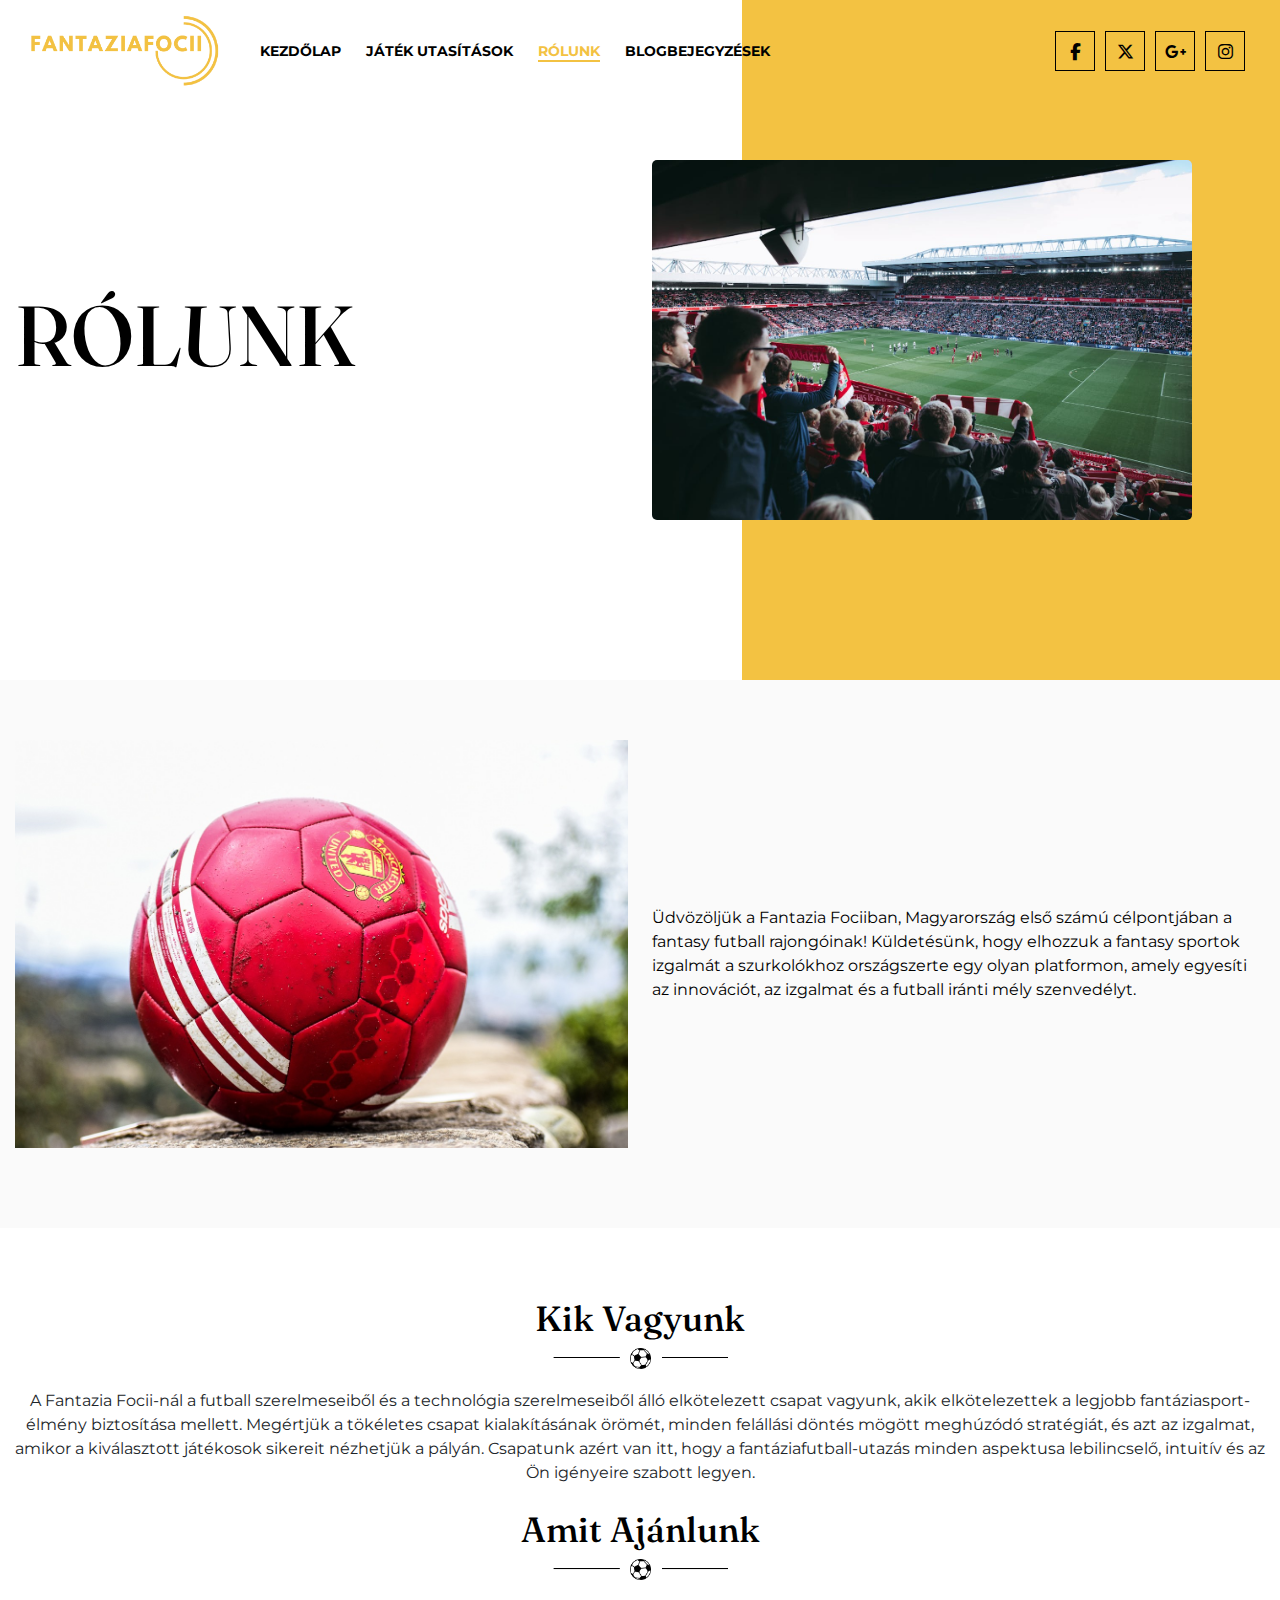
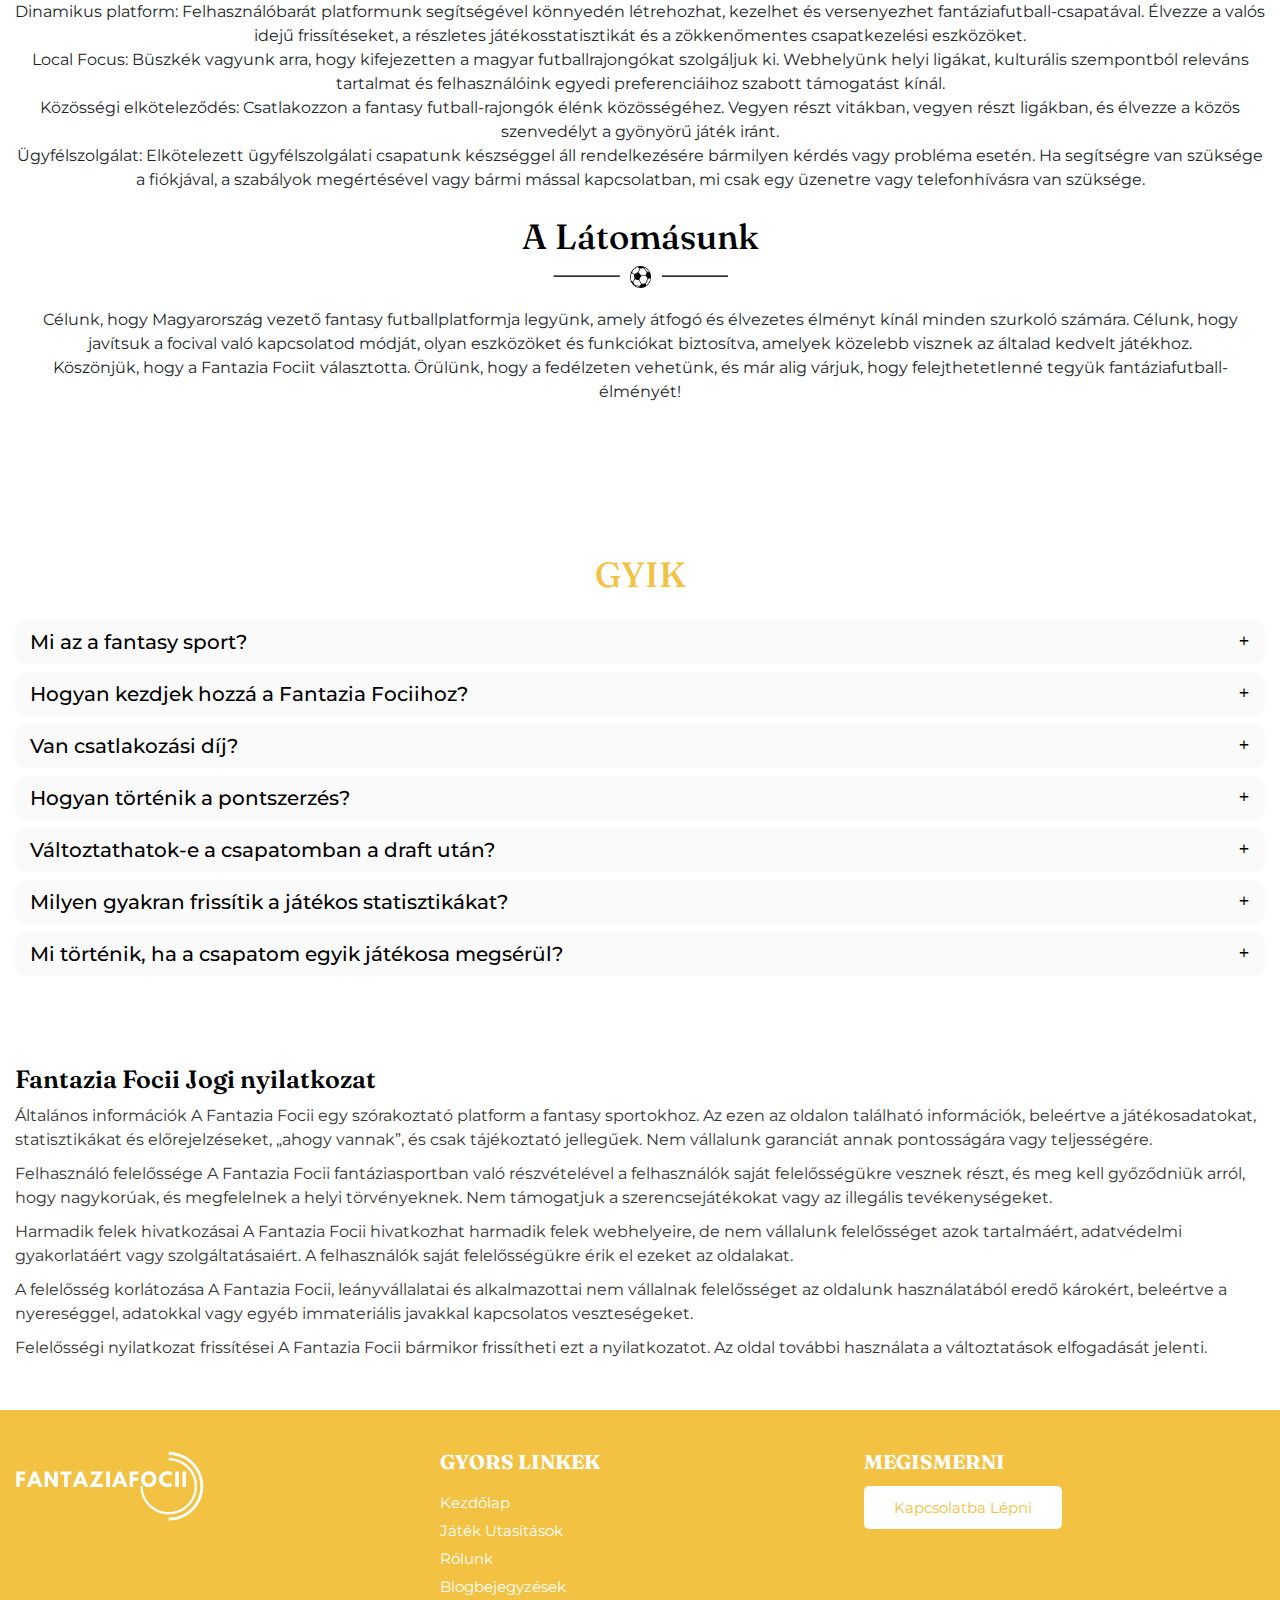
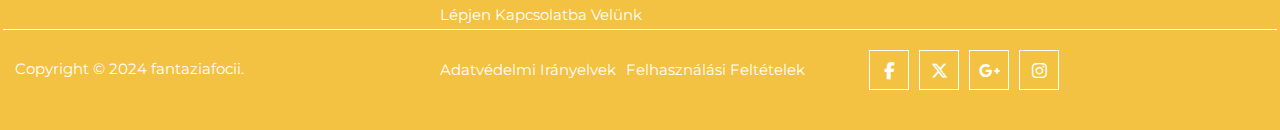
<file: last-backup/about.html>
<!DOCTYPE html>
<html lang="hu">

<head>
    <meta charset="UTF-8">
    <meta name="viewport" content="width=device-width, initial-scale=1.0">
    <title>Rólunk</title>
    <link rel="icon" type="image/x-icon" href="img/fav.png">
    <link rel="stylesheet" href="https://cdnjs.cloudflare.com/ajax/libs/font-awesome/6.5.1/css/all.min.css">
    <link rel="stylesheet" href="css/bootstrap.css">
    <link rel="stylesheet" href="css/style.css">
    <link rel="stylesheet" href="css/responsive.css">
</head>

<body>
    <!-- header section start -->
    <header>
        <div class="container">
            <div class="navbar">
                <div class="together">
                    <div class="logo"><a href="index.html"><img src="img/logo.png" alt="logo"></a></div>
                    <div class="navlink">
                        <div class="closebutton"><i class="fa fa-times-circle" aria-hidden="true"></i></div>
                        <ul>
                            <li>
                                <a href="index.html">Kezdőlap</a>
                            </li>
                            <li>
                                <a href="play.html">Játék utasítások</a>
                            </li>
                            <li>
                                <a href="about.html" class="active">Rólunk</a>
                            </li>
                            <li>
                                <a href="blog.html">Blogbejegyzések</a>
                            </li>
                        </ul>
                    </div>
                </div>

                <div class="social_profile  upper">
                    <ul>
                        <li><a href="#"><i class="fa-brands fa-facebook-f"></i></a></li>
                        <li><a href="#"><i class="fa-brands fa-x-twitter"></i></a></li>
                        <li><a href="#"><i class="fa-brands fa-google-plus-g"></i></a></li>
                        <li><a href="#"><i class="fa-brands fa-instagram"></i></a></li>
                    </ul>
                </div>
                <div class="open"><i class="fa fa-bars" aria-hidden="true"></i></div>
            </div>
        </div>
    </header>
    <!-- header section start -->
    <!--  banner section start -->
    <div class="home_banner">
        <div class="container">
            <div class="row">
                <div class="col-lg-6 col-md-6 col-sm-12">
                    <div class="banner_box">
                        <h1>Rólunk</h1>
                    </div>
                </div>
                <div class="col-lg-6 col-md-6 col-sm-12">
                    <div class="banner_img">
                        <img src="img/about.jpg" alt="sport">
                    </div>
                </div>
            </div>
        </div>
    </div>
    <!-- banner section end -->
    <!-- detail section start -->
    <div class="detail">
        <div class="container">
            <div class="row">
                <div class="col-lg-6 col-sm-6 col-12">
                    <div class="detail_text">
                        <img src="img/aboutaside.jpg" alt="sport">
                    </div>
                </div>
                <div class="col-lg-6 col-sm-6 col-12">
                    <div class="detail_text">
                        <p>Üdvözöljük a Fantazia Fociiban, Magyarország első számú célpontjában a fantasy futball
                            rajongóinak! Küldetésünk, hogy elhozzuk a fantasy sportok izgalmát a szurkolókhoz
                            országszerte egy olyan platformon, amely egyesíti az innovációt, az izgalmat és a futball
                            iránti mély szenvedélyt.
                        </p>
                    </div>
                </div>
            </div>
        </div>
    </div>
    <!-- detail section end -->
    <!-- about section start -->
    <div class="about">
        <div class="container">
            <div class="row">
                <div class="col-12">
                    <div class="about_box">
                        <h2>Kik vagyunk</h2>
                        <img src="img/beforeimg.png" alt="about">
                        <p>A Fantazia Focii-nál a futball szerelmeseiből és a technológia szerelmeseiből álló
                            elkötelezett csapat vagyunk, akik elkötelezettek a legjobb fantáziasport-élmény biztosítása
                            mellett. Megértjük a tökéletes csapat kialakításának örömét, minden felállási döntés mögött
                            meghúzódó stratégiát, és azt az izgalmat, amikor a kiválasztott játékosok sikereit nézhetjük
                            a pályán. Csapatunk azért van itt, hogy a fantáziafutball-utazás minden aspektusa
                            lebilincselő, intuitív és az Ön igényeire szabott legyen.
                        </p>
                    </div>
                    <div class="about_box mt-4">
                        <h2>Amit ajánlunk</h2>
                        <img src="img/beforeimg.png" alt="about">
                        <p>Dinamikus platform: Felhasználóbarát platformunk segítségével könnyedén létrehozhat,
                            kezelhet és versenyezhet fantáziafutball-csapatával. Élvezze a valós idejű frissítéseket, a
                            részletes játékosstatisztikát és a zökkenőmentes csapatkezelési eszközöket.
                        </p>
                        <p>Local Focus: Büszkék vagyunk arra, hogy kifejezetten a magyar futballrajongókat szolgáljuk
                            ki. Webhelyünk helyi ligákat, kulturális szempontból releváns tartalmat és felhasználóink
                            egyedi preferenciáihoz szabott támogatást kínál.
                        </p>
                        <p>Közösségi elköteleződés: Csatlakozzon a fantasy futball-rajongók élénk közösségéhez.
                            Vegyen részt vitákban, vegyen részt ligákban, és élvezze a közös szenvedélyt a gyönyörű
                            játék iránt.
                        </p>
                        <p>Ügyfélszolgálat: Elkötelezett ügyfélszolgálati csapatunk készséggel áll rendelkezésére
                            bármilyen kérdés vagy probléma esetén. Ha segítségre van szüksége a fiókjával, a
                            szabályok megértésével vagy bármi mással kapcsolatban, mi csak egy üzenetre vagy
                            telefonhívásra van szüksége.</p>
                    </div>
                    <div class="about_box mt-4">
                        <h2>A látomásunk</h2>
                        <img src="img/beforeimg.png" alt="about">
                        <p>Célunk, hogy Magyarország vezető fantasy futballplatformja legyünk, amely átfogó és
                            élvezetes élményt kínál minden szurkoló számára. Célunk, hogy javítsuk a focival való
                            kapcsolatod módját, olyan eszközöket és funkciókat biztosítva, amelyek közelebb visznek az
                            általad kedvelt játékhoz.
                        </p>
                        <p>Köszönjük, hogy a Fantazia Fociit választotta. Örülünk, hogy a fedélzeten vehetünk, és már
                            alig várjuk, hogy felejthetetlenné tegyük fantáziafutball-élményét!
                        </p>
                    </div>
                </div>
            </div>
        </div>
    </div>
    <!-- about section end -->

    <!-- accordian section start -->
    <div class="hotel_accordian">
        <div class="container">
            <div class="panel-group" id="accordion" role="tablist" aria-multiselectable="true">
                <h2 class="mb-4">GYIK</h2>
                <div class="panel panel-default">
                    <div class="panel-heading" role="tab" id="headingOne">
                        <h4 class="panel-title">
                            <a role="button" data-toggle="collapse" data-parent="#accordion" href="#collapseOne"
                                aria-expanded="false" aria-controls="collapseOne">
                                Mi az a fantasy sport?
                            </a>
                        </h4>
                    </div>
                    <div id="collapseOne" class="panel-collapse collapse in" role="tabpanel"
                        aria-labelledby="headingOne">
                        <div class="panel-body">
                            A fantáziasportok magukban foglalják egy virtuális csapat létrehozását valós sportolókból,
                            és
                            a valós játékokon nyújtott tényleges teljesítményük alapján versenyeznek. A pontokat a
                            játékosok statisztikái és eredményei alapján szerzik.</div>
                    </div>
                </div>
                <div class="panel panel-default">
                    <div class="panel-heading" role="tab" id="headingTwo">
                        <h4 class="panel-title">
                            <a class="collapsed" role="button" data-toggle="collapse" data-parent="#accordion"
                                href="#collapseTwo" aria-expanded="false" aria-controls="collapseTwo">
                                Hogyan kezdjek hozzá a Fantazia Fociihoz?
                            </a>
                        </h4>
                    </div>
                    <div id="collapseTwo" class="panel-collapse collapse" role="tabpanel" aria-labelledby="headingTwo">
                        <div class="panel-body">
                            A kezdéshez regisztráljon egy fiókot, hozzon létre fantáziacsapatot, és csatlakozzon egy
                            ligához. Miután összeállította csapatát, kezelje összeállítását, és kövesse nyomon játékosai
                            teljesítményét a szezon során.
                        </div>
                    </div>
                </div>
                <div class="panel panel-default">
                    <div class="panel-heading" role="tab" id="headingThree">
                        <h4 class="panel-title">
                            <a class="collapsed" role="button" data-toggle="collapse" data-parent="#accordion"
                                href="#collapseThree" aria-expanded="false" aria-controls="collapseThree">
                                Van csatlakozási díj?
                            </a>
                        </h4>
                    </div>
                    <div id="collapseThree" class="panel-collapse collapse" role="tabpanel"
                        aria-labelledby="headingThree">
                        <div class="panel-body">
                            Az alapvető részvétel általában ingyenes. A választott versenyektől vagy ligáktól függően
                            azonban lehetnek prémium szolgáltatások vagy bajnokság nevezési díjai.</div>
                    </div>
                </div>
                <div class="panel panel-default">
                    <div class="panel-heading" role="tab" id="headingfour">
                        <h4 class="panel-title">
                            <a class="collapsed" role="button" data-toggle="collapse" data-parent="#accordion"
                                href="#collapsefour" aria-expanded="false" aria-controls="collapsefour">
                                Hogyan történik a pontszerzés?
                            </a>
                        </h4>
                    </div>
                    <div id="collapsefour" class="panel-collapse collapse" role="tabpanel"
                        aria-labelledby="headingfour">
                        <div class="panel-body">
                            A pontokat a csapatod játékosainak valós teljesítménye alapján ítélik oda, például gólok,
                            gólpasszok és védekező akciók. Részletes információkért tekintse meg oldalunk pontozási
                            rendszerét.</div>
                    </div>
                </div>
                <div class="panel panel-default">
                    <div class="panel-heading" role="tab" id="headingfive">
                        <h4 class="panel-title">
                            <a class="collapsed" role="button" data-toggle="collapse" data-parent="#accordion"
                                href="#collapsefive" aria-expanded="false" aria-controls="collapsefive">
                                Változtathatok-e a csapatomban a draft után?
                            </a>
                        </h4>
                    </div>
                    <div id="collapsefive" class="panel-collapse collapse" role="tabpanel"
                        aria-labelledby="headingfive">
                        <div class="panel-body">
                            Igen, változtathatsz a névsoron a szezon során, például új játékosok felvételére, cserékre
                            és
                            a felállás módosítására.</div>
                    </div>
                </div>
                <div class="panel panel-default">
                    <div class="panel-heading" role="tab" id="headingsix">
                        <h4 class="panel-title">
                            <a class="collapsed" role="button" data-toggle="collapse" data-parent="#accordion"
                                href="#collapsesix" aria-expanded="false" aria-controls="collapsesix">
                                Milyen gyakran frissítik a játékos statisztikákat?
                            </a>
                        </h4>
                    </div>
                    <div id="collapsesix" class="panel-collapse collapse" role="tabpanel" aria-labelledby="headingsix">
                        <div class="panel-body">
                            A játékos statisztikák valós időben frissülnek, vagy röviddel a meccsek befejezése után.
                            Tekintse meg a webhelyet a legfrissebb frissítésekért és a pontos pontszámokért.
                        </div>
                    </div>
                </div>
                <div class="panel panel-default">
                    <div class="panel-heading" role="tab" id="headingseven">
                        <h4 class="panel-title">
                            <a class="collapsed" role="button" data-toggle="collapse" data-parent="#accordion"
                                href="#collapseseven" aria-expanded="false" aria-controls="collapseseven">
                                Mi történik, ha a csapatom egyik játékosa megsérül?
                            </a>
                        </h4>
                    </div>
                    <div id="collapseseven" class="panel-collapse collapse" role="tabpanel"
                        aria-labelledby="headingseven">
                        <div class="panel-body">
                            Ha a csapatod egyik játékosa megsérül, a bajnokság szabályaitól függően lecserélheted egy
                            másik játékosra a kispadodról vagy a szabadügynök-készletből.
                        </div>
                    </div>
                </div>
            </div>
        </div>
    </div>
    <!-- accordian section end -->
         <!-- Disclaimer section start -->
    <div class="disclaimer-sec">
        <div class="container">
            <div class="disclaimer-text">
                <h4>
                    Fantazia Focii Jogi nyilatkozat
                </h4>
                <p>
                    Általános információk A Fantazia Focii egy szórakoztató platform a fantasy sportokhoz. Az ezen az oldalon található információk, beleértve a játékosadatokat, statisztikákat és előrejelzéseket, „ahogy vannak”, és csak tájékoztató jellegűek. Nem vállalunk garanciát annak pontosságára vagy teljességére.
                </p>
                <p>
                    Felhasználó felelőssége A Fantazia Focii fantáziasportban való részvételével a felhasználók saját felelősségükre vesznek részt, és meg kell győződniük arról, hogy nagykorúak, és megfelelnek a helyi törvényeknek. Nem támogatjuk a szerencsejátékokat vagy az illegális tevékenységeket.
                </p>
                <p>
                    Harmadik felek hivatkozásai A Fantazia Focii hivatkozhat harmadik felek webhelyeire, de nem vállalunk felelősséget azok tartalmáért, adatvédelmi gyakorlatáért vagy szolgáltatásaiért. A felhasználók saját felelősségükre érik el ezeket az oldalakat.
                </p>
                <p>
                    A felelősség korlátozása A Fantazia Focii, leányvállalatai és alkalmazottai nem vállalnak felelősséget az oldalunk használatából eredő károkért, beleértve a nyereséggel, adatokkal vagy egyéb immateriális javakkal kapcsolatos veszteségeket.
                </p>
                <p>
                    Felelősségi nyilatkozat frissítései A Fantazia Focii bármikor frissítheti ezt a nyilatkozatot. Az oldal további használata a változtatások elfogadását jelenti.
                </p>
            </div>
        </div>
    </div>
    <!-- Disclaimer section end -->
    <!-- footer styling start -->
    <div class="footer">
        <div class="container">
            <div class="row">
                <div class="col-lg-4 col-sm-6 col-xs-12">
                    <div class="single_footer">
                        <a href="index.html">
                            <img src="img/logo.png" alt="logo">
                        </a>
                    </div>
                </div>
                <div class="col-md-4 col-sm-6 col-xs-12">
                    <div class="single_footer single_footer_address">
                        <h4>
                            Gyors linkek</h4>
                        <ul>
                            <li>
                                <a href="index.html">Kezdőlap</a>
                            </li>
                            <li>
                                <a href="play.html">Játék utasítások</a>
                            </li>
                            <li>
                                <a href="about.html">Rólunk</a>
                            </li>
                            <li>
                                <a href="blog.html">Blogbejegyzések</a>
                            </li>
                            <li>
                                <a href="contact.html">Lépjen kapcsolatba velünk</a>
                            </li>
                        </ul>
                    </div>
                </div>
                <div class="col-md-4 col-sm-12 col-xs-12">
                    <div class="single_footer single_footer_address">
                        <h4>Megismerni</h4>
                        <div class="email">
                            <ul>
                                <li>
                                    <a href="mailto:info@fantaziafocii.com" class="contact_btn">Kapcsolatba lépni</a>
                                </li>
                            </ul>
                        </div>
                    </div>
                </div>
            </div>
            <div class="row bottom">
                <div class="col-lg-4 col-md-5 col-sm-12">
                    <p class="copyright">Copyright © 2024 <a href="index.html">fantaziafocii</a>.</p>
                </div>
                <div class="col-lg-4 col-md-5 col-sm-12">
                    <div class="single_footer single_footer_address below_address d-flex">
                        <ul>
                            <li><a href="privacy.html">Adatvédelmi irányelvek</a></li>
                            <li><a href="terms.html">Felhasználási feltételek</a></li>
                        </ul>
                    </div>
                </div>
                <div class="col-lg-4 col-md-5 col-sm-12">
                    <div class="social_profile">
                        <ul>
                            <li><a href="#"><i class="fa-brands fa-facebook-f"></i></a></li>
                            <li><a href="#"><i class="fa-brands fa-x-twitter"></i></a></li>
                            <li><a href="#"><i class="fa-brands fa-google-plus-g"></i></a></li>
                            <li><a href="#"><i class="fa-brands fa-instagram"></i></a></li>
                        </ul>
                    </div>
                </div>
            </div>
        </div>
    </div>
    <!-- footer styling end -->
    <script src="https://cdnjs.cloudflare.com/ajax/libs/jquery/2.2.2/jquery.min.js"></script>
    <script src="https://maxcdn.bootstrapcdn.com/bootstrap/4.1.3/js/bootstrap.min.js"></script>
    <script>
        $(document).ready(function () {
            $(".open").click(function () {
                $("body").addClass("toggle");
            });
        });
        $(document).ready(function () {
            $(".closebutton").click(function () {
                $("body").removeClass("toggle");
            });
        });
    </script>

</body>

</html>
</file>
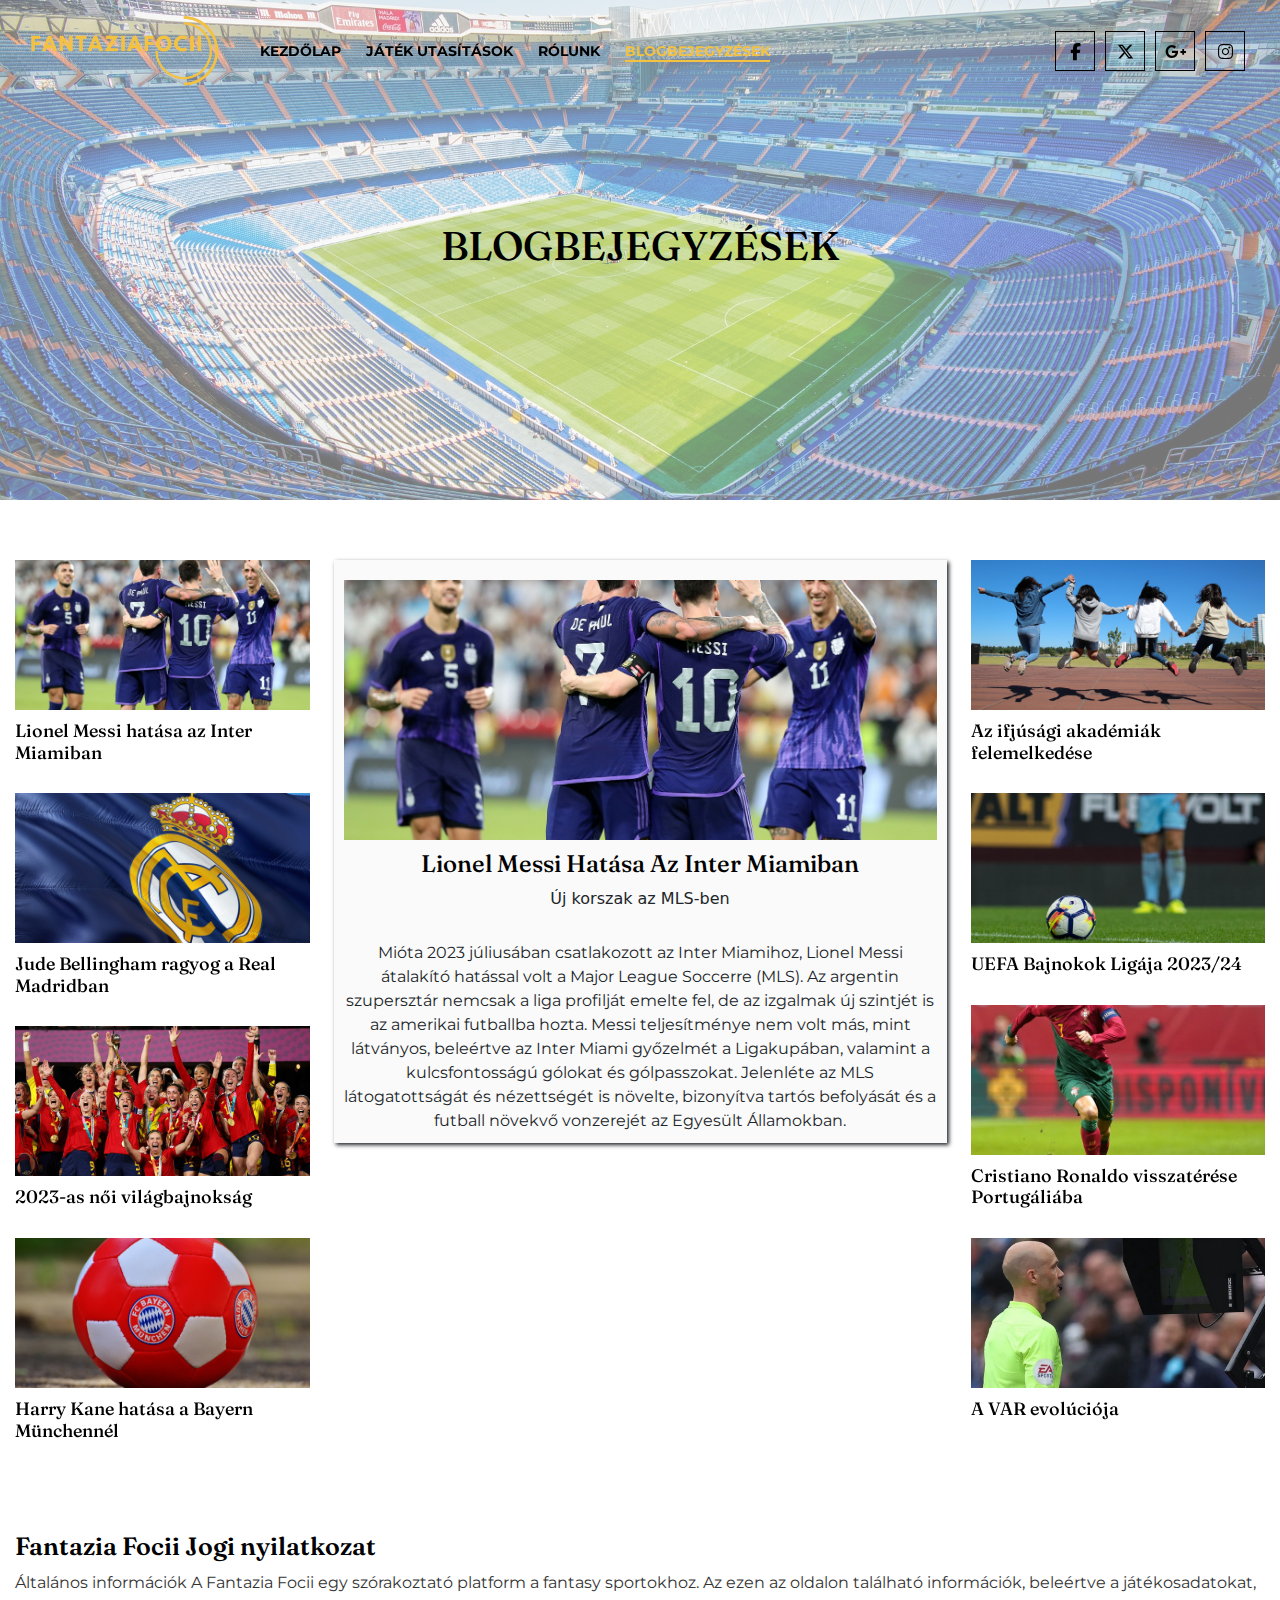
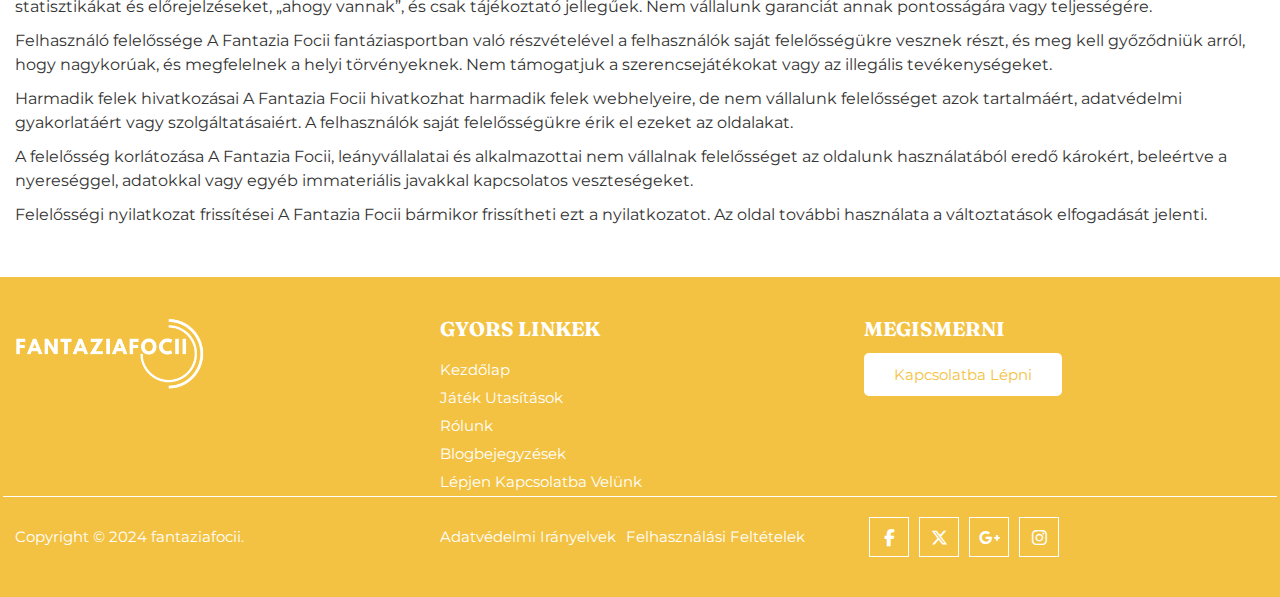
<file: last-backup/blog copy.html>
<!DOCTYPE html>
<html lang="hu">

<head>
    <meta charset="UTF-8">
    <meta name="viewport" content="width=device-width, initial-scale=1.0">
    <title>Blogbejegyzések</title>
    <link rel="icon" type="image/x-icon" href="img/fav.png">
    <link rel="stylesheet" href="https://cdnjs.cloudflare.com/ajax/libs/font-awesome/6.5.1/css/all.min.css">
    <link rel="stylesheet" href="css/bootstrap.css">
    <link rel="stylesheet" href="css/style.css">
    <link rel="stylesheet" href="css/responsive.css">
</head>

<body>
    <!-- header section start -->
    <header>
        <div class="container">
            <div class="navbar">
                <div class="together">
                    <div class="logo"><a href="index.html"><img src="img/logo.png" alt="logo"></a></div>
                    <div class="navlink">
                        <div class="closebutton"><i class="fa fa-times-circle" aria-hidden="true"></i></div>
                        <ul>
                            <li>
                                <a href="index.html">Kezdőlap</a>
                            </li>
                            <li>
                                <a href="play.html">Játék utasítások</a>
                            </li>
                            <li>
                                <a href="about.html">Rólunk</a>
                            </li>
                            <li>
                                <a href="blog.html" class="active">Blogbejegyzések</a>
                            </li>
                        </ul>
                    </div>
                </div>

                <div class="social_profile  upper">
                    <ul>
                        <li><a href="#"><i class="fa-brands fa-facebook-f"></i></a></li>
                        <li><a href="#"><i class="fa-brands fa-x-twitter"></i></a></li>
                        <li><a href="#"><i class="fa-brands fa-google-plus-g"></i></a></li>
                        <li><a href="#"><i class="fa-brands fa-instagram"></i></a></li>
                    </ul>
                </div>
                <div class="open"><i class="fa fa-bars" aria-hidden="true"></i></div>
            </div>
        </div>
    </header>
    <!-- header section start -->
    <!--  banner section start -->
    <div class="blog_banner">
        <div class="container">
            <div class="row">
                <div class="col-12">
                    <div class="banner_box blog_head">
                        <h1>Blogbejegyzések</h1>
                    </div>
                </div>
            </div>
        </div>
    </div>
    <!-- banner section end -->
    <div class="after_banner_section section home">
        <div class="container">
            <div class="row">
                <div class="col-xxl-3 col-xl-3 col-lg-6 col-md-12 col-sm-12">
                    <div class="right_side_ab">
                        <div class="upcoming_events">
                            <div class="events">
                                <div class="box">
                                    <a href="#messi"><img src="img/messi.jfif" alt=""></a>
                                </div>
                                <div class="box2">
                                    <a href="#messi">
                                        <h4>Lionel Messi hatása az Inter Miamiban</h4>
                                    </a>
                                </div>
                            </div>
                            <div class="events">
                                <div class="box">
                                    <a href="#maraid"><img src="img/maraid.jpg" alt=""></a>
                                </div>
                                <div class="box2">
                                    <a href="#maraid">
                                        <h4>Jude Bellingham ragyog a Real Madridban</h4>
                                    </a>
                                </div>
                            </div>
                            <div class="events">
                                <div class="box">
                                    <a href="#womencup"><img src="img/womencup.jpg" alt=""></a>
                                </div>
                                <div class="box2">
                                    <a href="#womencup">
                                        <h4>2023-as női világbajnokság</h4>
                                    </a>
                                </div>
                            </div>
                            <div class="events">
                                <div class="box">
                                    <a href="#muinch"><img src="img/muinch.jpg" alt=""></a>
                                </div>
                                <div class="box2">
                                    <a href="#muinch">
                                        <h4>Harry Kane hatása a Bayern Münchennél</h4>
                                    </a>
                                </div>
                            </div>
                        </div>
                    </div>
                </div>
                <div class="col-xxl-6 col-xl-6 col-lg-6 col-md-12 col-sm-12">
                    <div class="left_side_ab" id="messi">
                        <img src="img/messi.jfif" alt="blog" class="img-fluid">
                        <h2>Lionel Messi hatása az Inter Miamiban</h2>
                        <span>Új korszak az MLS-ben</span>
                        <p class="mt-3">Mióta 2023 júliusában csatlakozott az Inter Miamihoz, Lionel Messi átalakító
                            hatással volt a
                            Major League Soccerre (MLS). Az argentin szupersztár nemcsak a liga profilját emelte fel,
                            de az izgalmak új szintjét is az amerikai futballba hozta. Messi teljesítménye nem volt más,
                            mint látványos, beleértve az Inter Miami győzelmét a Ligakupában, valamint a
                            kulcsfontosságú gólokat és gólpasszokat. Jelenléte az MLS látogatottságát és nézettségét is
                            növelte, bizonyítva tartós befolyását és a futball növekvő vonzerejét az Egyesült
                            Államokban.</p>

                    </div>


                    <!-- <div class="left_side_ab" id="maraid">
                        <img src="img/maraid.jpg" alt="blog" class="img-fluid">
                        <h2>Jude Bellingham ragyog a Real Madridban</h2>
                        <span>Készülő sztár</span>
                        <p class="mt-3">Jude Bellingham jelentős hatást ért el azóta, hogy a Borussia Dortmundtól a Real
                            Madridhoz
                            igazolt. A fiatal angol középpályás gyorsan a La Liga óriásának kulcsjátékosa lett,
                            bemutatva
                            ügyességét, érettségét és sokoldalúságát. Bellingham szereplése nagyban hozzájárult a
                            Real Madrid erőteljes szezonkezdetéhez, mind a hazai, mind az európai versenyeken
                            egyaránt jelentős szerepet játszott. A játékok befolyásoló képessége és magas szintű játéka
                            ilyen fiatalon egyaránt dicséretet kapott a szurkolóktól és az elemzőktől, megszilárdítva
                            hírnevét a futball egyik legfényesebb feltörekvő tehetségeként.
                        </p>

                    </div>

                    <div class="left_side_ab" id="womencup">
                        <img src="img/womencup.jpg" alt="blog" class="img-fluid">
                        <h2>2023-as női világbajnokság</h2>
                        <span>Spanyolország történelmi győzelemmel diadalmaskodik</span>
                        <p class="mt-3">A spanyol női válogatott történelmi mérföldkövet ért el azzal, hogy megnyerte a
                            2023-as
                            FIFA női világbajnokságot. Az Ausztráliában és Új-Zélandon megrendezett tornán
                            Spanyolország 1-0-ra legyőzte Angliát a döntőben. Olga Carmona szerezte a mindent
                            eldöntő gólt, ezzel bebiztosította Spanyolország első világbajnoki címét. A győzelem
                            jelentős
                            eredményt jelentett a spanyol női labdarúgás számára, és rávilágított a női játékon belüli
                            növekvő versenyképességre és ügyességre. Spanyolország győzelmét a sport
                            mérföldkőnek számító pillanataként ünneplik, és sok fiatal női játékost inspirált szerte a
                            világon.
                        </p>

                    </div>
                    <div class="left_side_ab" id="muinch">
                        <img src="img/muinch.jpg" alt="blog" class="img-fluid">
                        <h2>Harry Kane hatása a Bayern Münchennél</h2>
                        <span>Korai siker</span>
                        <p class="mt-3">Harry Kane átigazolása a Bayern Münchenhez a Tottenham Hotspurtől 2023
                            augusztusában
                            eddig nagyon sikeres volt. Az angol csatár gyorsan alkalmazkodott a Bundesliga életéhez,
                            több gólt szerzett, és a Bayern támadórendszerének szerves részévé vált. Kane jelenléte
                            megerősítette a Bayern csapatát, mivel a hazai és az európai versenyeken egyaránt uralni
                            kívánják. Lenyűgöző rajtja a világ egyik legjobb csatáraként való hírnevét is
                            alátámasztotta,
                            és segített a Bayernnek megőrizni pozícióját a Bundesliga tabella élén.</p>
                    </div>
                    <div class="left_side_ab" id="youth">
                        <img src="img/youth.jpg" alt="blog" class="img-fluid">
                        <h2>Az ifjúsági akadémiák felemelkedése</h2>
                        <span>a barcelonai La Masia új sztárokat produkál</span>
                        <p class="mt-3">Barcelona híres La Masia akadémiája továbbra is kiváló tehetségeket termel,
                            számos fiatal
                            játékos kel hullámot az első csapatban. A közelmúltban végzettek, köztük Lamine Yamal és
                            Gavi, jelentős mértékben hozzájárultak az idősebb csapathoz. A La Masia nagy hangsúlyt
                            fektet a technikailag tehetséges és sokoldalú játékosok fejlesztésére, ismét sikeresnek
                            bizonyult, hiszen ezek a fiatal sztárok már a nagyszínpadon is megmutatják képességeiket.
                            A Barcelona a saját nevelésű tehetségek gondozására összpontosítva továbbra is
                            stratégiájának sarokköve, amely biztosítja a képzett játékosok folyamatos kínálatát a jövő
                            számára.
                        </p>

                    </div>


                    <div class="left_side_ab" id="camp">
                        <img src="img/camp.jpg" alt="blog" class="img-fluid">
                        <h2>UEFA Bajnokok Ligája 2023/24</h2>
                        <span>Izgalmas csoportkör sorsolása</span>
                        <p class="mt-3">Az UEFA Bajnokok Ligája csoportkörének sorsolása a 2023/24-es szezonra több
                            izgalmas
                            mérkőzést hozott létre. A figyelemre méltó csoportok közé tartozik az A-csoport, amelyben a
                            Manchester City, a Barcelona és a Porto, valamint a C-csoport, amelyben a Bayern
                            München a PSG-vel és az Inter Milannal párosul. A sorsolás izgalmas csoportkört ígér
                            számos nagy horderejű összecsapással és esetleges meglepetésekkel. Miközben a
                            csapatok készülnek a versenyre, a szurkolók izgatottan várják a Bajnokok Ligája által
                            folyamatosan kínált drámát és a magas színvonalú futballt.</p>

                    </div>


                    <div class="left_side_ab" id="ronaldo">
                        <img src="img/ronaldo.jpg" alt="blog" class="img-fluid">
                        <h2>Cristiano Ronaldo visszatérése Portugáliába</h2>
                        <span>Vezető al-Nasszr</span>
                        <p class="mt-3">Cristiano Ronaldo költözése a szaúd-arábiai Al-Nassr-hoz továbbra is felkeltette
                            a figyelmet,
                            mivel a portugál támadó tapasztalatait és góllövő képességeit a szaúd-arábiai Pro
                            League-be viszi. Ronaldo fontos szerepet játszott az Al-Nassr hazai kampányában, számos
                            gólt szerzett, és vezető szerepet játszott a pályán és azon kívül is. Szaúd-Arábiában való
                            jelenléte emelte a liga profilját, és világszerte érdeklődést váltott ki, rávilágítva a
                            legjobb
                            futballisták növekvő hatására a feltörekvő futballpiacokon.</p>

                    </div>


                    <div class="left_side_ab" id="var">
                        <img src="img/var.jpg" alt="blog" class="img-fluid">
                        <h2>A VAR evolúciója</h2>
                        <span>Változások és kihívások</span>
                        <p class="mt-3">A Video Assistant Referee (VAR) rendszer, amelyet a játékvezetés pontosságának
                            javítására vezettek be, folyamatosan fejlődik, és kihívásokkal néz szembe. A futball
                            irányító
                            testületei között a közelmúltban folytatott megbeszélések a VAR használatának finomítására
                            összpontosítottak, hogy olyan problémákat kezeljenek, mint az inkonzisztencia és az
                            átláthatóság. A javasolt változtatások közé tartozik a leshatárokra vonatkozó egyértelműbb
                            iránymutatás, valamint a VAR-beavatkozások jobb kommunikációja a rajongókkal. A VAR
                            folyamatban lévő fejlesztése célja a hatékonyság növelése és annak biztosítása, hogy
                            pozitívan járuljon hozzá a játék integritásához.</p>
                    </div> -->

                </div>
                <div class="col-xxl-3 col-xl-3 col-lg-6 col-md-12 col-sm-12">
                    <div class="right_side_ab">
                        <div class="upcoming_events">
                            <div class="events">
                                <div class="box">
                                    <a href="#youth"><img src="img/youth.jpg" alt=""></a>
                                </div>
                                <div class="box2">
                                    <a href="#youth">
                                        <h4>Az ifjúsági akadémiák felemelkedése</h4>
                                    </a>
                                </div>
                            </div>
                            <div class="events">
                                <div class="box">
                                    <a href="#camp"><img src="img/camp.jpg" alt=""></a>
                                </div>
                                <div class="box2">
                                    <a href="#camp">
                                        <h4>UEFA Bajnokok Ligája 2023/24</h4>
                                    </a>
                                </div>
                            </div>
                            <div class="events">
                                <div class="box">
                                    <a href="#ronaldo"><img src="img/ronaldo.jpg" alt=""></a>
                                </div>
                                <div class="box2">
                                    <a href="#ronaldo">
                                        <h4>Cristiano Ronaldo visszatérése Portugáliába</h4>
                                    </a>
                                </div>
                            </div>
                            <div class="events">
                                <div class="box">
                                    <a href="#var"><img src="img/var.jpg" alt=""></a>
                                </div>
                                <div class="box2">
                                    <a href="#var">
                                        <h4>A VAR evolúciója</h4>
                                    </a>
                                </div>
                            </div>
                        </div>
                    </div>
                </div>
            </div>
        </div>
    </div>
        <!-- Disclaimer section start -->
        <div class="disclaimer-sec">
            <div class="container">
                <div class="disclaimer-text">
                    <h4>
                        Fantazia Focii Jogi nyilatkozat
                    </h4>
                    <p>
                        Általános információk A Fantazia Focii egy szórakoztató platform a fantasy sportokhoz. Az ezen az oldalon található információk, beleértve a játékosadatokat, statisztikákat és előrejelzéseket, „ahogy vannak”, és csak tájékoztató jellegűek. Nem vállalunk garanciát annak pontosságára vagy teljességére.
                    </p>
                    <p>
                        Felhasználó felelőssége A Fantazia Focii fantáziasportban való részvételével a felhasználók saját felelősségükre vesznek részt, és meg kell győződniük arról, hogy nagykorúak, és megfelelnek a helyi törvényeknek. Nem támogatjuk a szerencsejátékokat vagy az illegális tevékenységeket.
                    </p>
                    <p>
                        Harmadik felek hivatkozásai A Fantazia Focii hivatkozhat harmadik felek webhelyeire, de nem vállalunk felelősséget azok tartalmáért, adatvédelmi gyakorlatáért vagy szolgáltatásaiért. A felhasználók saját felelősségükre érik el ezeket az oldalakat.
                    </p>
                    <p>
                        A felelősség korlátozása A Fantazia Focii, leányvállalatai és alkalmazottai nem vállalnak felelősséget az oldalunk használatából eredő károkért, beleértve a nyereséggel, adatokkal vagy egyéb immateriális javakkal kapcsolatos veszteségeket.
                    </p>
                    <p>
                        Felelősségi nyilatkozat frissítései A Fantazia Focii bármikor frissítheti ezt a nyilatkozatot. Az oldal további használata a változtatások elfogadását jelenti.
                    </p>
                </div>
            </div>
        </div>
        <!-- Disclaimer section end -->
    <!-- footer styling start -->
    <div class="footer">
        <div class="container">
            <div class="row">
                <div class="col-lg-4 col-sm-6 col-xs-12">
                    <div class="single_footer">
                        <a href="index.html">
                            <img src="img/logo.png" alt="logo">
                        </a>
                    </div>
                </div>
                <div class="col-md-4 col-sm-6 col-xs-12">
                    <div class="single_footer single_footer_address">
                        <h4>
                            Gyors linkek</h4>
                        <ul>
                            <li>
                                <a href="index.html">Kezdőlap</a>
                            </li>
                            <li>
                                <a href="play.html">Játék utasítások</a>
                            </li>
                            <li>
                                <a href="about.html">Rólunk</a>
                            </li>
                            <li>
                                <a href="blog.html">Blogbejegyzések</a>
                            </li>
                            <li>
                                <a href="contact.html">Lépjen kapcsolatba velünk</a>
                            </li>
                        </ul>
                    </div>
                </div>
                <div class="col-md-4 col-sm-12 col-xs-12">
                    <div class="single_footer single_footer_address">
                        <h4>Megismerni</h4>
                        <div class="email">
                            <ul>
                                <li>
                                    <a href="mailto:info@fantaziafocii.com" class="contact_btn">Kapcsolatba
                                        lépni</a>
                                </li>
                            </ul>
                        </div>
                    </div>
                </div>
            </div>
            <div class="row bottom">
                <div class="col-lg-4 col-md-5 col-sm-12">
                    <p class="copyright">Copyright © 2024 <a href="index.html">fantaziafocii</a>.</p>
                </div>
                <div class="col-lg-4 col-md-5 col-sm-12">
                    <div class="single_footer single_footer_address below_address d-flex">
                        <ul>
                            <li><a href="privacy.html">Adatvédelmi irányelvek</a></li>
                            <li><a href="terms.html">Felhasználási feltételek</a></li>
                        </ul>
                    </div>
                </div>
                <div class="col-lg-4 col-md-5 col-sm-12">
                    <div class="social_profile">
                        <ul>
                            <li><a href="#"><i class="fa-brands fa-facebook-f"></i></a></li>
                            <li><a href="#"><i class="fa-brands fa-x-twitter"></i></a></li>
                            <li><a href="#"><i class="fa-brands fa-google-plus-g"></i></a></li>
                            <li><a href="#"><i class="fa-brands fa-instagram"></i></a></li>
                        </ul>
                    </div>
                </div>
            </div>
        </div>
    </div>

    <!-- <ul class="nav nav-tabs" id="myTab" role="tablist">
        <li class="nav-item">
          <a class="nav-link active" id="home-tab" data-toggle="tab" href="#home" role="tab" aria-controls="home" aria-selected="true">Home</a>
        </li>
        <li class="nav-item">
          <a class="nav-link" id="profile-tab" data-toggle="tab" href="#profile" role="tab" aria-controls="profile" aria-selected="false">Profile</a>
        </li>
        <li class="nav-item">
          <a class="nav-link" id="contact-tab" data-toggle="tab" href="#contact" role="tab" aria-controls="contact" aria-selected="false">Contact</a>
        </li>
      </ul>
      <div class="tab-content" id="myTabContent">
        <div class="tab-pane fade show active" id="home" role="tabpanel" aria-labelledby="home-tab">one</div>
        <div class="tab-pane fade" id="profile" role="tabpanel" aria-labelledby="profile-tab">two</div>
        <div class="tab-pane fade" id="contact" role="tabpanel" aria-labelledby="contact-tab">three</div>
      </div> -->
    <!-- footer styling end -->
    <script src="https://cdnjs.cloudflare.com/ajax/libs/jquery/2.2.2/jquery.min.js"></script>
    <script src="https://maxcdn.bootstrapcdn.com/bootstrap/4.1.3/js/bootstrap.min.js"></script>
    <script src="js/custom.js"></script>
    <script>
        $(document).ready(function () {
            $(".open").click(function () {
                $("body").addClass("toggle");
            });
        });
        $(document).ready(function () {
            $(".closebutton").click(function () {
                $("body").removeClass("toggle");
            });
        });
    </script>
    <script>
        var eventsEL = document.querySelectorAll(".events");

        eventsEL.forEach(function (eventElement) {
            eventElement.addEventListener("mouseenter", function () {
                var imgEL = eventElement.querySelector(".box a img");
                var h4El = eventElement.querySelector(".box2 a h4");

                if (imgEL && h4El) {
                    console.log(imgEL.src);
                    console.log(h4El.textContent);

                    var left_sideEL = document.querySelector(".left_side_ab");
                    left_sideEL.innerHTML = `
                <div class="left_side_ab" id="messi">
                    <img src="${imgEL.src}" alt="blog" class="img-fluid">
                    <h2>${h4El.textContent}</h2>
                    <span>Új korszak az MLS-ben</span>
                    <p class="mt-3">Mióta 2023 júliusában csatlakozott az Inter Miamihoz, Lionel Messi átalakító
                        hatással volt a
                        Major League Soccerre (MLS). Az argentin szupersztár nemcsak a liga profilját emelte fel,
                        de az izgalmak új szintjét is az amerikai futballba hozta. Messi teljesítménye nem volt más,
                        mint látványos, beleértve az Inter Miami győzelmét a Ligakupában, valamint a
                        kulcsfontosságú gólokat és gólpasszokat. Jelenléte az MLS látogatottságát és nézettségét is
                        növelte, bizonyítva tartós befolyását és a futball növekvő vonzerejét az Egyesült
                        Államokban.</p>
                </div>`;
                }
            });
        });
    </script>
</body>

</html>
</file>
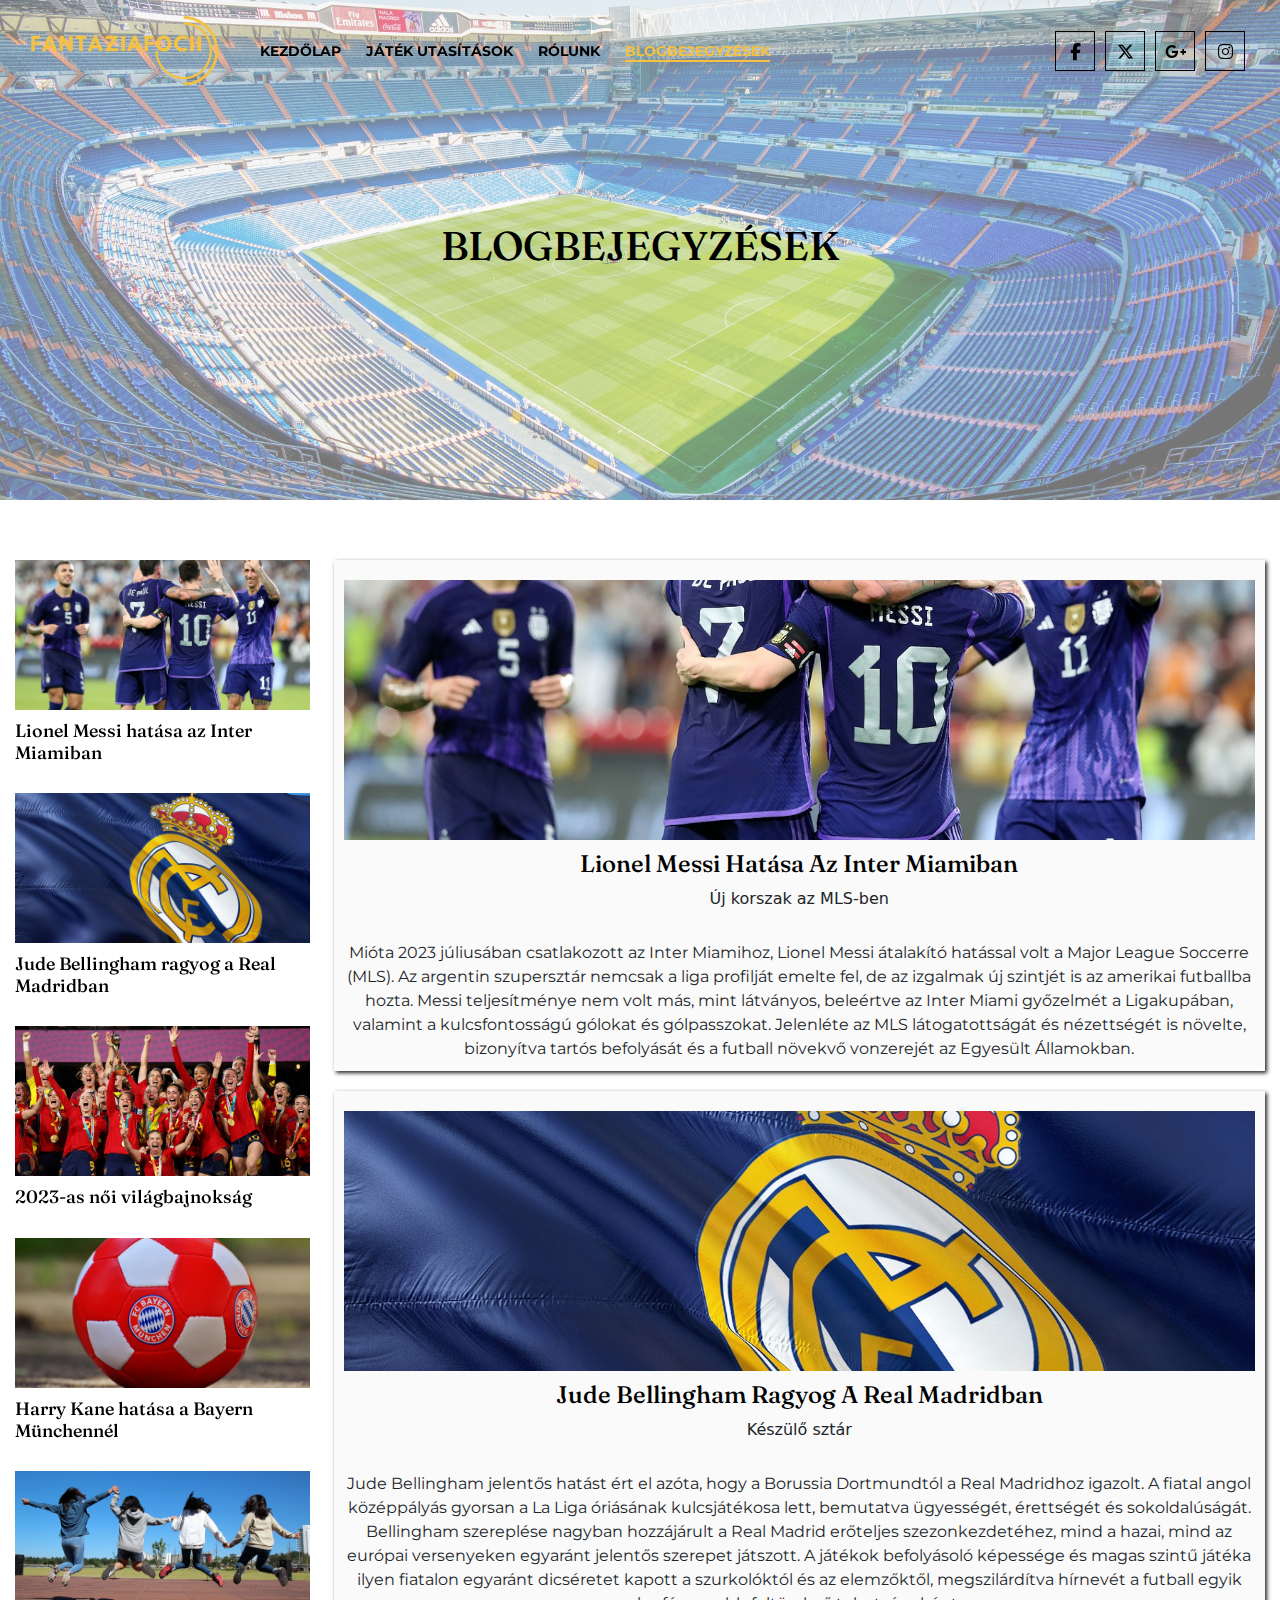
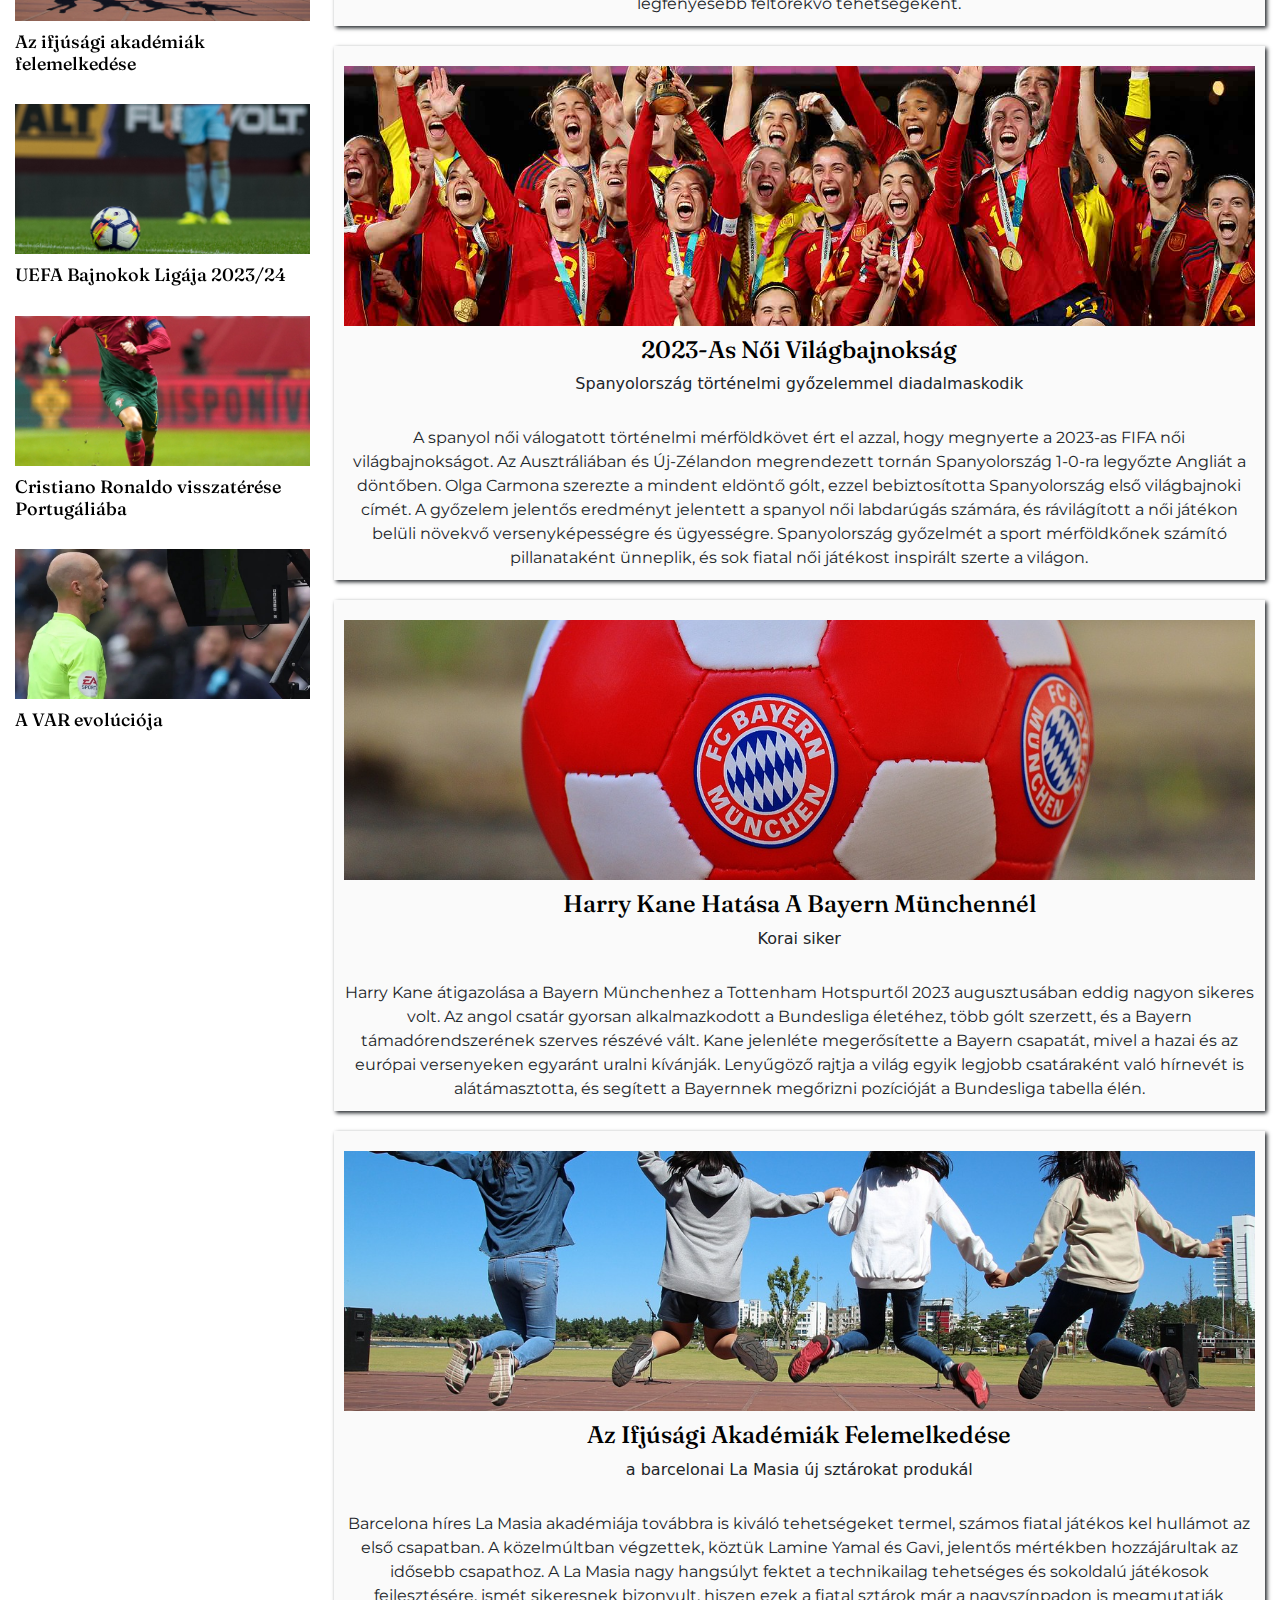
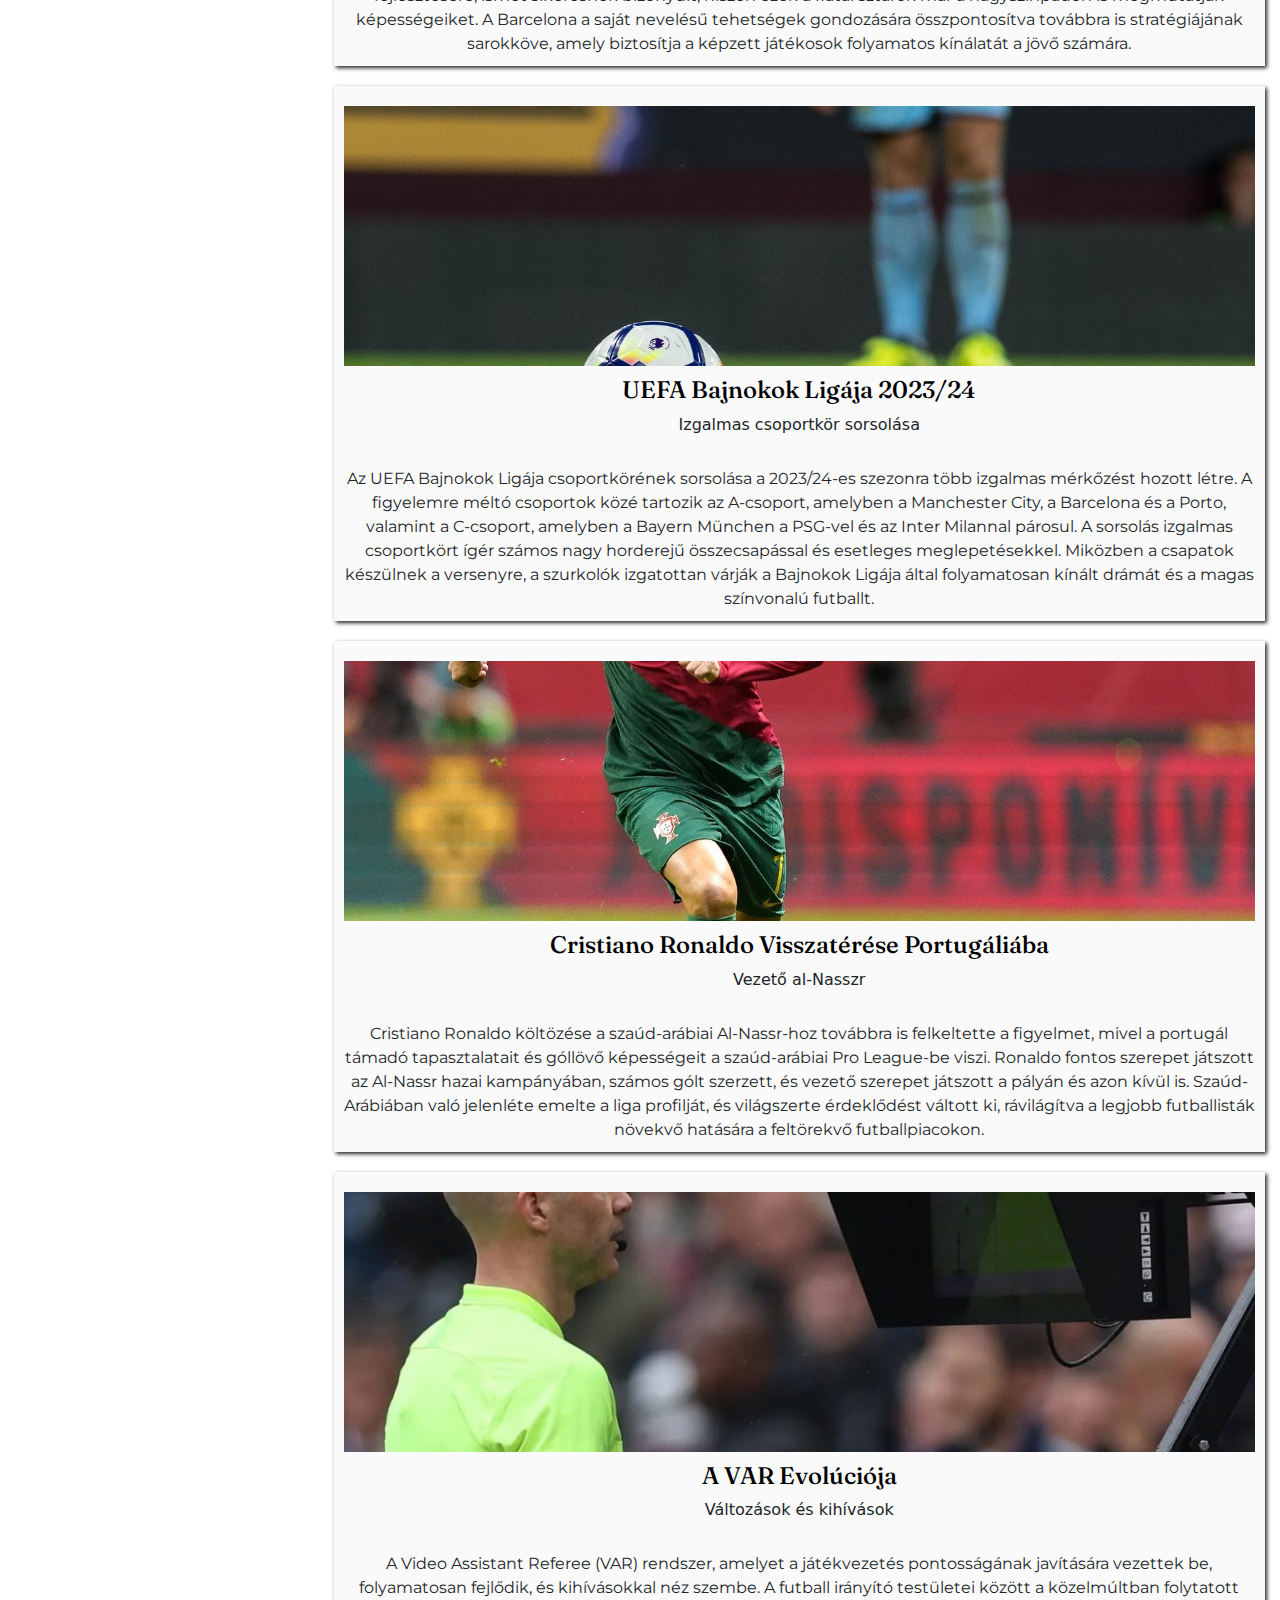
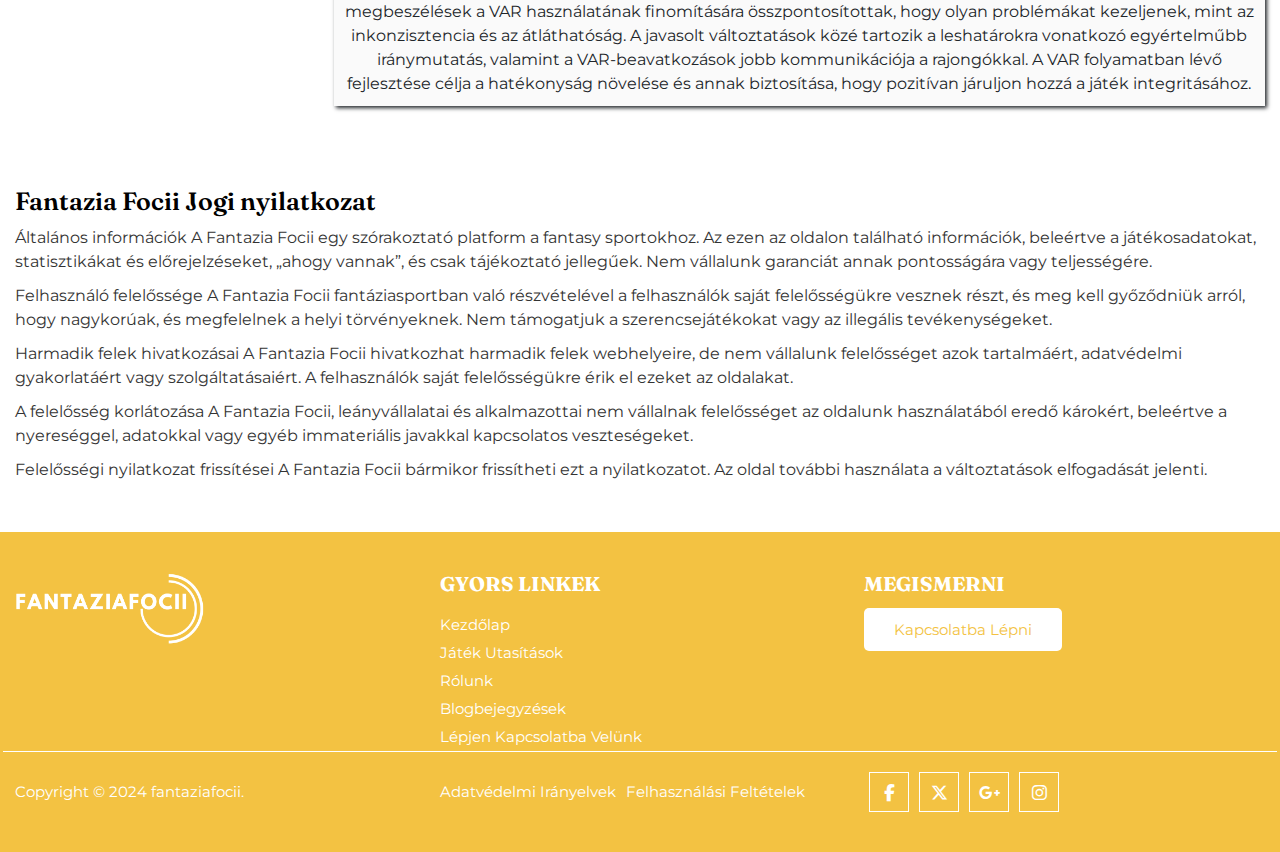
<file: last-backup/blog.html>
<!DOCTYPE html>
<html lang="hu">

<head>
    <meta charset="UTF-8">
    <meta name="viewport" content="width=device-width, initial-scale=1.0">
    <title>Blogbejegyzések</title>
    <link rel="icon" type="image/x-icon" href="img/fav.png">
    <link rel="stylesheet" href="https://cdnjs.cloudflare.com/ajax/libs/font-awesome/6.5.1/css/all.min.css">
    <link rel="stylesheet" href="css/bootstrap.css">
    <link rel="stylesheet" href="css/style.css">
    <link rel="stylesheet" href="css/responsive.css">
</head>

<body>
    <!-- header section start -->
    <header>
        <div class="container">
            <div class="navbar">
                <div class="together">
                    <div class="logo"><a href="index.html"><img src="img/logo.png" alt="logo"></a></div>
                    <div class="navlink">
                        <div class="closebutton"><i class="fa fa-times-circle" aria-hidden="true"></i></div>
                        <ul>
                            <li>
                                <a href="index.html">Kezdőlap</a>
                            </li>
                            <li>
                                <a href="play.html">Játék utasítások</a>
                            </li>
                            <li>
                                <a href="about.html">Rólunk</a>
                            </li>
                            <li>
                                <a href="blog.html" class="active">Blogbejegyzések</a>
                            </li>
                        </ul>
                    </div>
                </div>

                <div class="social_profile  upper">
                    <ul>
                        <li><a href="#"><i class="fa-brands fa-facebook-f"></i></a></li>
                        <li><a href="#"><i class="fa-brands fa-x-twitter"></i></a></li>
                        <li><a href="#"><i class="fa-brands fa-google-plus-g"></i></a></li>
                        <li><a href="#"><i class="fa-brands fa-instagram"></i></a></li>
                    </ul>
                </div>
                <div class="open"><i class="fa fa-bars" aria-hidden="true"></i></div>
            </div>
        </div>
    </header>
    <!-- header section start -->
    <!--  banner section start -->
    <div class="blog_banner">
        <div class="container">
            <div class="row">
                <div class="col-12">
                    <div class="banner_box blog_head">
                        <h1>Blogbejegyzések</h1>
                    </div>
                </div>
            </div>
        </div>
    </div>
    <!-- banner section end -->
    <div class="after_banner_section section home">
        <div class="container">
            <div class="row">
                <div class="col-xxl-3 col-xl-3 col-lg-12 col-md-12 col-sm-12">
                    <div class="right_side_ab">
                        <div class="upcoming_events">
                            <div class="events">
                                <div class="box">
                                    <a href="#messi"><img src="img/messi.jfif" alt=""></a>
                                </div>
                                <div class="box2">
                                    <a href="#messi">
                                        <h4>Lionel Messi hatása az Inter Miamiban</h4>
                                    </a>
                                </div>
                            </div>
                            <div class="events">
                                <div class="box">
                                    <a href="#maraid"><img src="img/maraid.jpg" alt=""></a>
                                </div>
                                <div class="box2">
                                    <a href="#maraid">
                                        <h4>Jude Bellingham ragyog a Real Madridban</h4>
                                    </a>
                                </div>
                            </div>
                            <div class="events">
                                <div class="box">
                                    <a href="#womencup"><img src="img/womencup.jpg" alt=""></a>
                                </div>
                                <div class="box2">
                                    <a href="#womencup">
                                        <h4>2023-as női világbajnokság</h4>
                                    </a>
                                </div>
                            </div>
                            <div class="events">
                                <div class="box">
                                    <a href="#muinch"><img src="img/muinch.jpg" alt=""></a>
                                </div>
                                <div class="box2">
                                    <a href="#muinch">
                                        <h4>Harry Kane hatása a Bayern Münchennél</h4>
                                    </a>
                                </div>
                            </div>
                            <div class="events">
                                <div class="box">
                                    <a href="#youth"><img src="img/youth.jpg" alt=""></a>
                                </div>
                                <div class="box2">
                                    <a href="#youth">
                                        <h4>Az ifjúsági akadémiák felemelkedése</h4>
                                    </a>
                                </div>
                            </div>
                            <div class="events">
                                <div class="box">
                                    <a href="#camp"><img src="img/camp.jpg" alt=""></a>
                                </div>
                                <div class="box2">
                                    <a href="#camp">
                                        <h4>UEFA Bajnokok Ligája 2023/24</h4>
                                    </a>
                                </div>
                            </div>
                            <div class="events">
                                <div class="box">
                                    <a href="#ronaldo"><img src="img/ronaldo.jpg" alt=""></a>
                                </div>
                                <div class="box2">
                                    <a href="#ronaldo">
                                        <h4>Cristiano Ronaldo visszatérése Portugáliába</h4>
                                    </a>
                                </div>
                            </div>
                            <div class="events">
                                <div class="box">
                                    <a href="#var"><img src="img/var.jpg" alt=""></a>
                                </div>
                                <div class="box2">
                                    <a href="#var">
                                        <h4>A VAR evolúciója</h4>
                                    </a>
                                </div>
                            </div>
                        </div>
                    </div>
                </div>
                <div class="col-xxl-9 col-xl-9 col-lg-12 col-md-12 col-sm-12">
                    <div class="left_side_ab" id="messi">
                        <img src="img/messi.jfif" alt="blog" class="img-fluid">
                        <h2>Lionel Messi hatása az Inter Miamiban</h2>
                        <span>Új korszak az MLS-ben</span>
                        <p class="mt-3">Mióta 2023 júliusában csatlakozott az Inter Miamihoz, Lionel Messi átalakító
                            hatással volt a
                            Major League Soccerre (MLS). Az argentin szupersztár nemcsak a liga profilját emelte fel,
                            de az izgalmak új szintjét is az amerikai futballba hozta. Messi teljesítménye nem volt más,
                            mint látványos, beleértve az Inter Miami győzelmét a Ligakupában, valamint a
                            kulcsfontosságú gólokat és gólpasszokat. Jelenléte az MLS látogatottságát és nézettségét is
                            növelte, bizonyítva tartós befolyását és a futball növekvő vonzerejét az Egyesült
                            Államokban.</p>

                    </div>


                    <div class="left_side_ab" id="maraid">
                        <img src="img/maraid.jpg" alt="blog" class="img-fluid">
                        <h2>Jude Bellingham ragyog a Real Madridban</h2>
                        <span>Készülő sztár</span>
                        <p class="mt-3">Jude Bellingham jelentős hatást ért el azóta, hogy a Borussia Dortmundtól a Real
                            Madridhoz
                            igazolt. A fiatal angol középpályás gyorsan a La Liga óriásának kulcsjátékosa lett,
                            bemutatva
                            ügyességét, érettségét és sokoldalúságát. Bellingham szereplése nagyban hozzájárult a
                            Real Madrid erőteljes szezonkezdetéhez, mind a hazai, mind az európai versenyeken
                            egyaránt jelentős szerepet játszott. A játékok befolyásoló képessége és magas szintű játéka
                            ilyen fiatalon egyaránt dicséretet kapott a szurkolóktól és az elemzőktől, megszilárdítva
                            hírnevét a futball egyik legfényesebb feltörekvő tehetségeként.
                        </p>

                    </div>

                    <div class="left_side_ab" id="womencup">
                        <img src="img/womencup.jpg" alt="blog" class="img-fluid">
                        <h2>2023-as női világbajnokság</h2>
                        <span>Spanyolország történelmi győzelemmel diadalmaskodik</span>
                        <p class="mt-3">A spanyol női válogatott történelmi mérföldkövet ért el azzal, hogy megnyerte a
                            2023-as
                            FIFA női világbajnokságot. Az Ausztráliában és Új-Zélandon megrendezett tornán
                            Spanyolország 1-0-ra legyőzte Angliát a döntőben. Olga Carmona szerezte a mindent
                            eldöntő gólt, ezzel bebiztosította Spanyolország első világbajnoki címét. A győzelem
                            jelentős
                            eredményt jelentett a spanyol női labdarúgás számára, és rávilágított a női játékon belüli
                            növekvő versenyképességre és ügyességre. Spanyolország győzelmét a sport
                            mérföldkőnek számító pillanataként ünneplik, és sok fiatal női játékost inspirált szerte a
                            világon.
                        </p>

                    </div>
                    <div class="left_side_ab" id="muinch">
                        <img src="img/muinch.jpg" alt="blog" class="img-fluid">
                        <h2>Harry Kane hatása a Bayern Münchennél</h2>
                        <span>Korai siker</span>
                        <p class="mt-3">Harry Kane átigazolása a Bayern Münchenhez a Tottenham Hotspurtől 2023
                            augusztusában
                            eddig nagyon sikeres volt. Az angol csatár gyorsan alkalmazkodott a Bundesliga életéhez,
                            több gólt szerzett, és a Bayern támadórendszerének szerves részévé vált. Kane jelenléte
                            megerősítette a Bayern csapatát, mivel a hazai és az európai versenyeken egyaránt uralni
                            kívánják. Lenyűgöző rajtja a világ egyik legjobb csatáraként való hírnevét is
                            alátámasztotta,
                            és segített a Bayernnek megőrizni pozícióját a Bundesliga tabella élén.</p>
                    </div>
                    <div class="left_side_ab" id="youth">
                        <img src="img/youth.jpg" alt="blog" class="img-fluid">
                        <h2>Az ifjúsági akadémiák felemelkedése</h2>
                        <span>a barcelonai La Masia új sztárokat produkál</span>
                        <p class="mt-3">Barcelona híres La Masia akadémiája továbbra is kiváló tehetségeket termel,
                            számos fiatal
                            játékos kel hullámot az első csapatban. A közelmúltban végzettek, köztük Lamine Yamal és
                            Gavi, jelentős mértékben hozzájárultak az idősebb csapathoz. A La Masia nagy hangsúlyt
                            fektet a technikailag tehetséges és sokoldalú játékosok fejlesztésére, ismét sikeresnek
                            bizonyult, hiszen ezek a fiatal sztárok már a nagyszínpadon is megmutatják képességeiket.
                            A Barcelona a saját nevelésű tehetségek gondozására összpontosítva továbbra is
                            stratégiájának sarokköve, amely biztosítja a képzett játékosok folyamatos kínálatát a jövő
                            számára.
                        </p>

                    </div>


                    <div class="left_side_ab" id="camp">
                        <img src="img/camp.jpg" alt="blog" class="img-fluid">
                        <h2>UEFA Bajnokok Ligája 2023/24</h2>
                        <span>Izgalmas csoportkör sorsolása</span>
                        <p class="mt-3">Az UEFA Bajnokok Ligája csoportkörének sorsolása a 2023/24-es szezonra több
                            izgalmas
                            mérkőzést hozott létre. A figyelemre méltó csoportok közé tartozik az A-csoport, amelyben a
                            Manchester City, a Barcelona és a Porto, valamint a C-csoport, amelyben a Bayern
                            München a PSG-vel és az Inter Milannal párosul. A sorsolás izgalmas csoportkört ígér
                            számos nagy horderejű összecsapással és esetleges meglepetésekkel. Miközben a
                            csapatok készülnek a versenyre, a szurkolók izgatottan várják a Bajnokok Ligája által
                            folyamatosan kínált drámát és a magas színvonalú futballt.</p>

                    </div>


                    <div class="left_side_ab" id="ronaldo">
                        <img src="img/ronaldo.jpg" alt="blog" class="img-fluid">
                        <h2>Cristiano Ronaldo visszatérése Portugáliába</h2>
                        <span>Vezető al-Nasszr</span>
                        <p class="mt-3">Cristiano Ronaldo költözése a szaúd-arábiai Al-Nassr-hoz továbbra is felkeltette
                            a figyelmet,
                            mivel a portugál támadó tapasztalatait és góllövő képességeit a szaúd-arábiai Pro
                            League-be viszi. Ronaldo fontos szerepet játszott az Al-Nassr hazai kampányában, számos
                            gólt szerzett, és vezető szerepet játszott a pályán és azon kívül is. Szaúd-Arábiában való
                            jelenléte emelte a liga profilját, és világszerte érdeklődést váltott ki, rávilágítva a
                            legjobb
                            futballisták növekvő hatására a feltörekvő futballpiacokon.</p>

                    </div>


                    <div class="left_side_ab" id="var">
                        <img src="img/var.jpg" alt="blog" class="img-fluid">
                        <h2>A VAR evolúciója</h2>
                        <span>Változások és kihívások</span>
                        <p class="mt-3">A Video Assistant Referee (VAR) rendszer, amelyet a játékvezetés pontosságának
                            javítására vezettek be, folyamatosan fejlődik, és kihívásokkal néz szembe. A futball
                            irányító
                            testületei között a közelmúltban folytatott megbeszélések a VAR használatának finomítására
                            összpontosítottak, hogy olyan problémákat kezeljenek, mint az inkonzisztencia és az
                            átláthatóság. A javasolt változtatások közé tartozik a leshatárokra vonatkozó egyértelműbb
                            iránymutatás, valamint a VAR-beavatkozások jobb kommunikációja a rajongókkal. A VAR
                            folyamatban lévő fejlesztése célja a hatékonyság növelése és annak biztosítása, hogy
                            pozitívan járuljon hozzá a játék integritásához.</p>
                    </div>

                </div>
            </div>
        </div>
    </div>
        <!-- Disclaimer section start -->
        <div class="disclaimer-sec">
            <div class="container">
                <div class="disclaimer-text">
                    <h4>
                        Fantazia Focii Jogi nyilatkozat
                    </h4>
                    <p>
                        Általános információk A Fantazia Focii egy szórakoztató platform a fantasy sportokhoz. Az ezen az oldalon található információk, beleértve a játékosadatokat, statisztikákat és előrejelzéseket, „ahogy vannak”, és csak tájékoztató jellegűek. Nem vállalunk garanciát annak pontosságára vagy teljességére.
                    </p>
                    <p>
                        Felhasználó felelőssége A Fantazia Focii fantáziasportban való részvételével a felhasználók saját felelősségükre vesznek részt, és meg kell győződniük arról, hogy nagykorúak, és megfelelnek a helyi törvényeknek. Nem támogatjuk a szerencsejátékokat vagy az illegális tevékenységeket.
                    </p>
                    <p>
                        Harmadik felek hivatkozásai A Fantazia Focii hivatkozhat harmadik felek webhelyeire, de nem vállalunk felelősséget azok tartalmáért, adatvédelmi gyakorlatáért vagy szolgáltatásaiért. A felhasználók saját felelősségükre érik el ezeket az oldalakat.
                    </p>
                    <p>
                        A felelősség korlátozása A Fantazia Focii, leányvállalatai és alkalmazottai nem vállalnak felelősséget az oldalunk használatából eredő károkért, beleértve a nyereséggel, adatokkal vagy egyéb immateriális javakkal kapcsolatos veszteségeket.
                    </p>
                    <p>
                        Felelősségi nyilatkozat frissítései A Fantazia Focii bármikor frissítheti ezt a nyilatkozatot. Az oldal további használata a változtatások elfogadását jelenti.
                    </p>
                </div>
            </div>
        </div>
        <!-- Disclaimer section end -->
    <!-- footer styling start -->
    <div class="footer">
        <div class="container">
            <div class="row">
                <div class="col-lg-4 col-sm-6 col-xs-12">
                    <div class="single_footer">
                        <a href="index.html">
                            <img src="img/logo.png" alt="logo">
                        </a>
                    </div>
                </div>
                <div class="col-md-4 col-sm-6 col-xs-12">
                    <div class="single_footer single_footer_address">
                        <h4>
                            Gyors linkek</h4>
                        <ul>
                            <li>
                                <a href="index.html">Kezdőlap</a>
                            </li>
                            <li>
                                <a href="play.html">Játék utasítások</a>
                            </li>
                            <li>
                                <a href="about.html">Rólunk</a>
                            </li>
                            <li>
                                <a href="blog.html">Blogbejegyzések</a>
                            </li>
                            <li>
                                <a href="contact.html">Lépjen kapcsolatba velünk</a>
                            </li>
                        </ul>
                    </div>
                </div>
                <div class="col-md-4 col-sm-12 col-xs-12">
                    <div class="single_footer single_footer_address">
                        <h4>Megismerni</h4>
                        <div class="email">
                            <ul>
                                <li>
                                    <a href="mailto:info@fantaziafocii.com" class="contact_btn">Kapcsolatba
                                        lépni</a>
                                </li>
                            </ul>
                        </div>
                    </div>
                </div>
            </div>
            <div class="row bottom">
                <div class="col-lg-4 col-md-5 col-sm-12">
                    <p class="copyright">Copyright © 2024 <a href="index.html">fantaziafocii</a>.</p>
                </div>
                <div class="col-lg-4 col-md-5 col-sm-12">
                    <div class="single_footer single_footer_address below_address d-flex">
                        <ul>
                            <li><a href="privacy.html">Adatvédelmi irányelvek</a></li>
                            <li><a href="terms.html">Felhasználási feltételek</a></li>
                        </ul>
                    </div>
                </div>
                <div class="col-lg-4 col-md-5 col-sm-12">
                    <div class="social_profile">
                        <ul>
                            <li><a href="#"><i class="fa-brands fa-facebook-f"></i></a></li>
                            <li><a href="#"><i class="fa-brands fa-x-twitter"></i></a></li>
                            <li><a href="#"><i class="fa-brands fa-google-plus-g"></i></a></li>
                            <li><a href="#"><i class="fa-brands fa-instagram"></i></a></li>
                        </ul>
                    </div>
                </div>
            </div>
        </div>
    </div>

    <!-- <ul class="nav nav-tabs" id="myTab" role="tablist">
        <li class="nav-item">
          <a class="nav-link active" id="home-tab" data-toggle="tab" href="#home" role="tab" aria-controls="home" aria-selected="true">Home</a>
        </li>
        <li class="nav-item">
          <a class="nav-link" id="profile-tab" data-toggle="tab" href="#profile" role="tab" aria-controls="profile" aria-selected="false">Profile</a>
        </li>
        <li class="nav-item">
          <a class="nav-link" id="contact-tab" data-toggle="tab" href="#contact" role="tab" aria-controls="contact" aria-selected="false">Contact</a>
        </li>
      </ul>
      <div class="tab-content" id="myTabContent">
        <div class="tab-pane fade show active" id="home" role="tabpanel" aria-labelledby="home-tab">one</div>
        <div class="tab-pane fade" id="profile" role="tabpanel" aria-labelledby="profile-tab">two</div>
        <div class="tab-pane fade" id="contact" role="tabpanel" aria-labelledby="contact-tab">three</div>
      </div> -->
    <!-- footer styling end -->
    <script src="https://cdnjs.cloudflare.com/ajax/libs/jquery/2.2.2/jquery.min.js"></script>
    <script src="https://maxcdn.bootstrapcdn.com/bootstrap/4.1.3/js/bootstrap.min.js"></script>
    <script src="js/custom.js"></script>
    <script>
        $(document).ready(function () {
            $(".open").click(function () {
                $("body").addClass("toggle");
            });
        });
        $(document).ready(function () {
            $(".closebutton").click(function () {
                $("body").removeClass("toggle");
            });
        });
    </script>

</body>

</html>
</file>
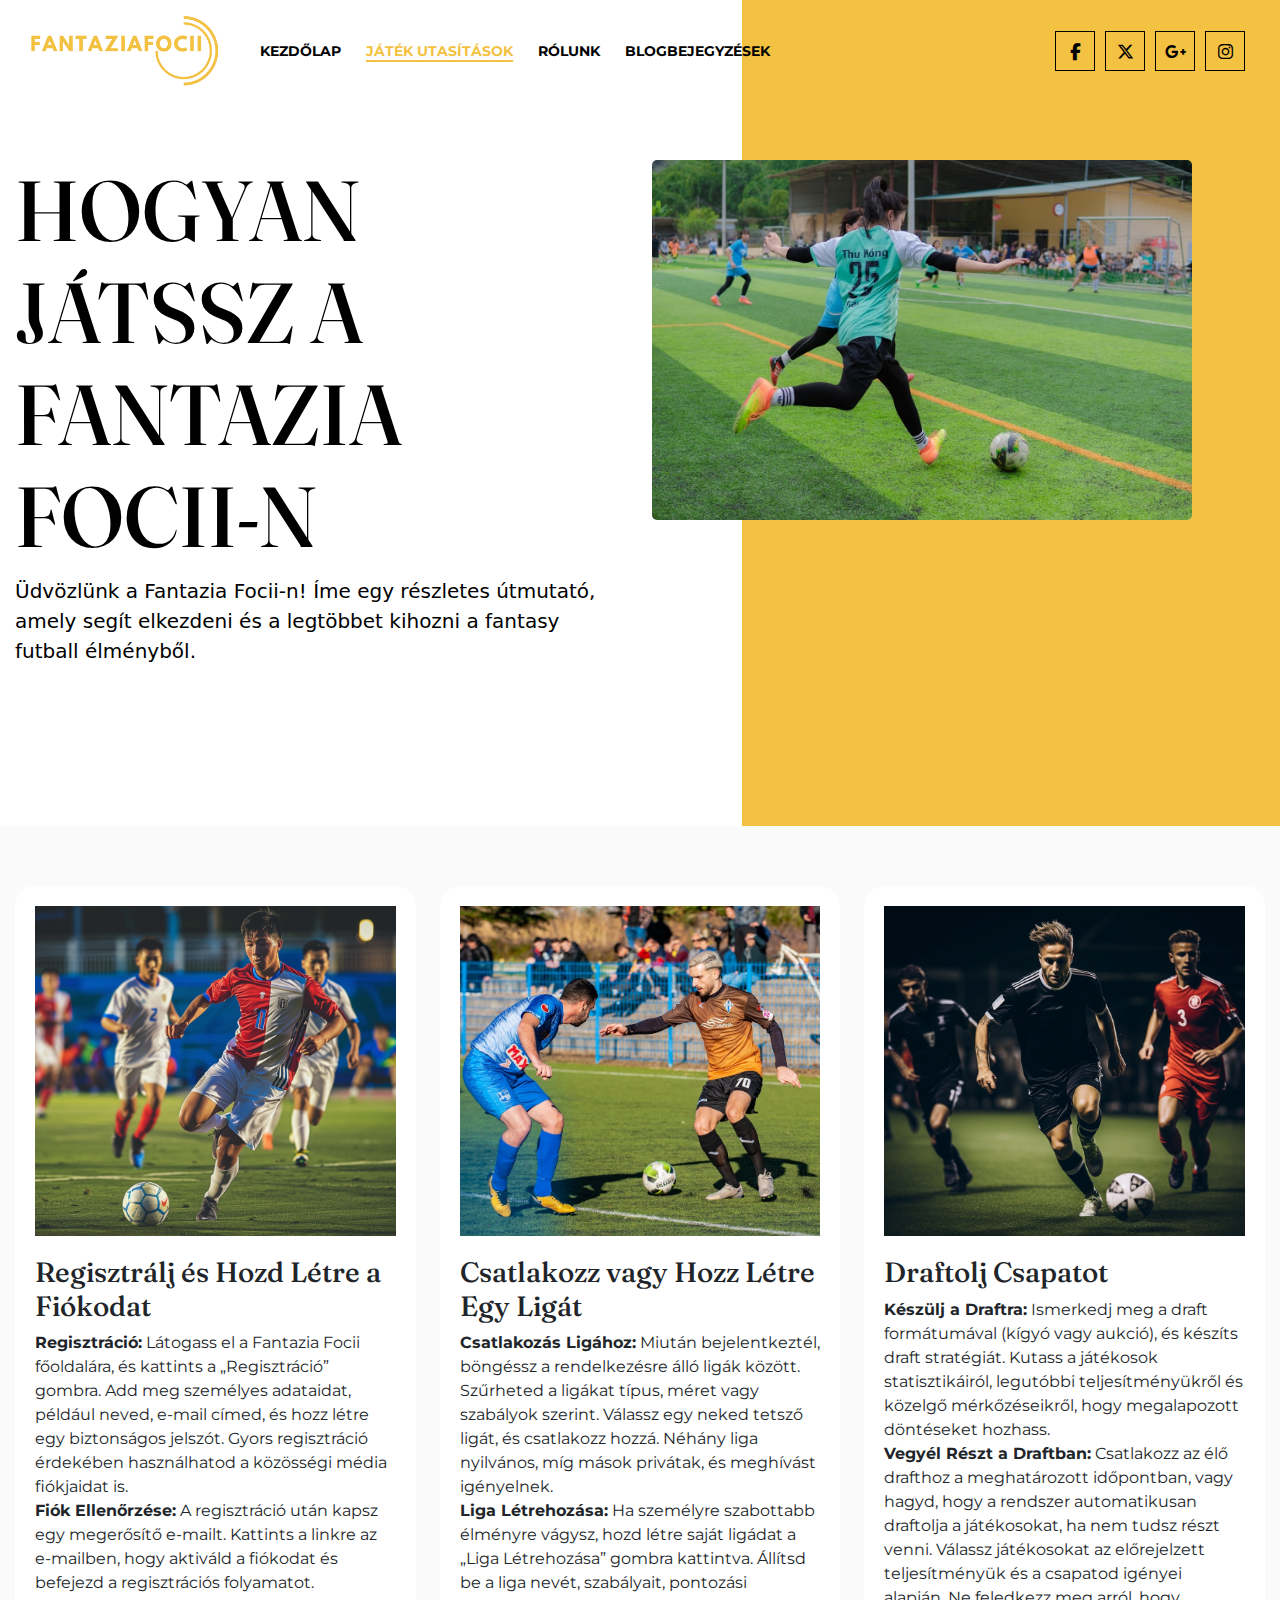
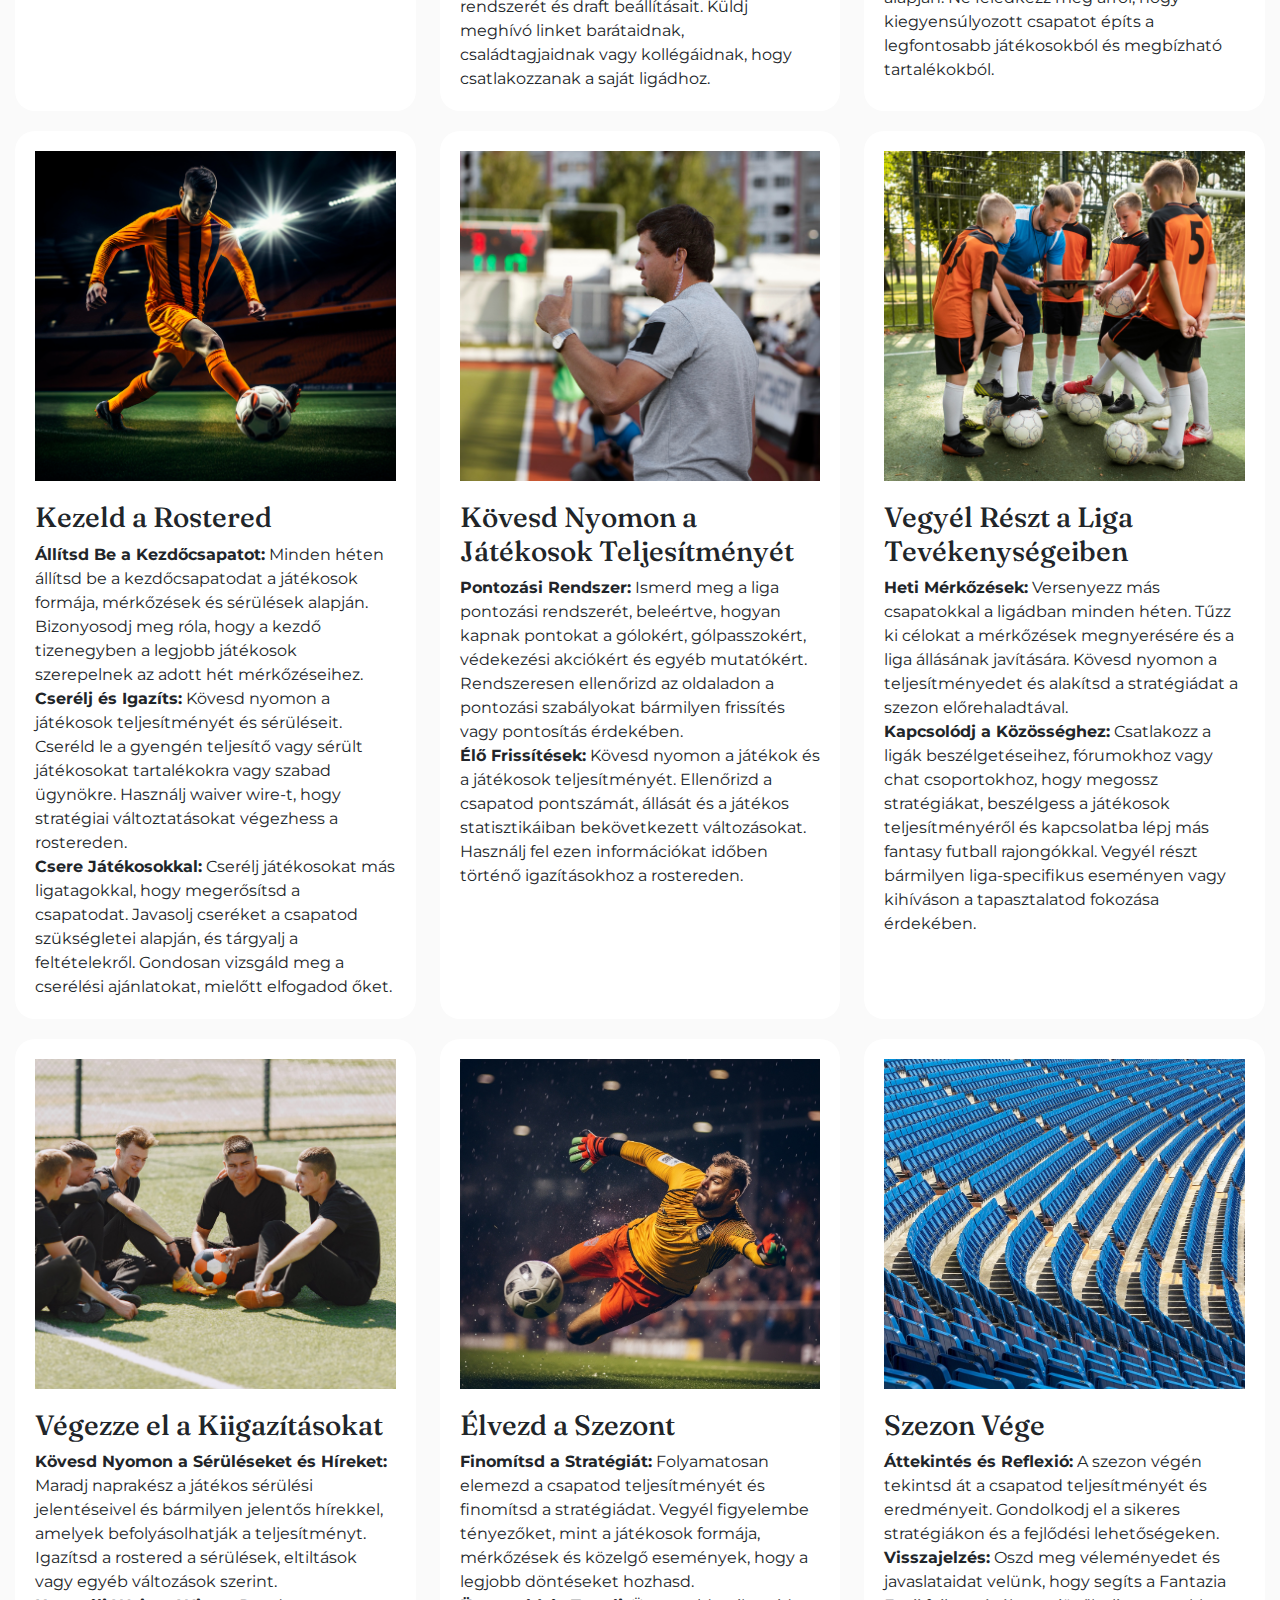
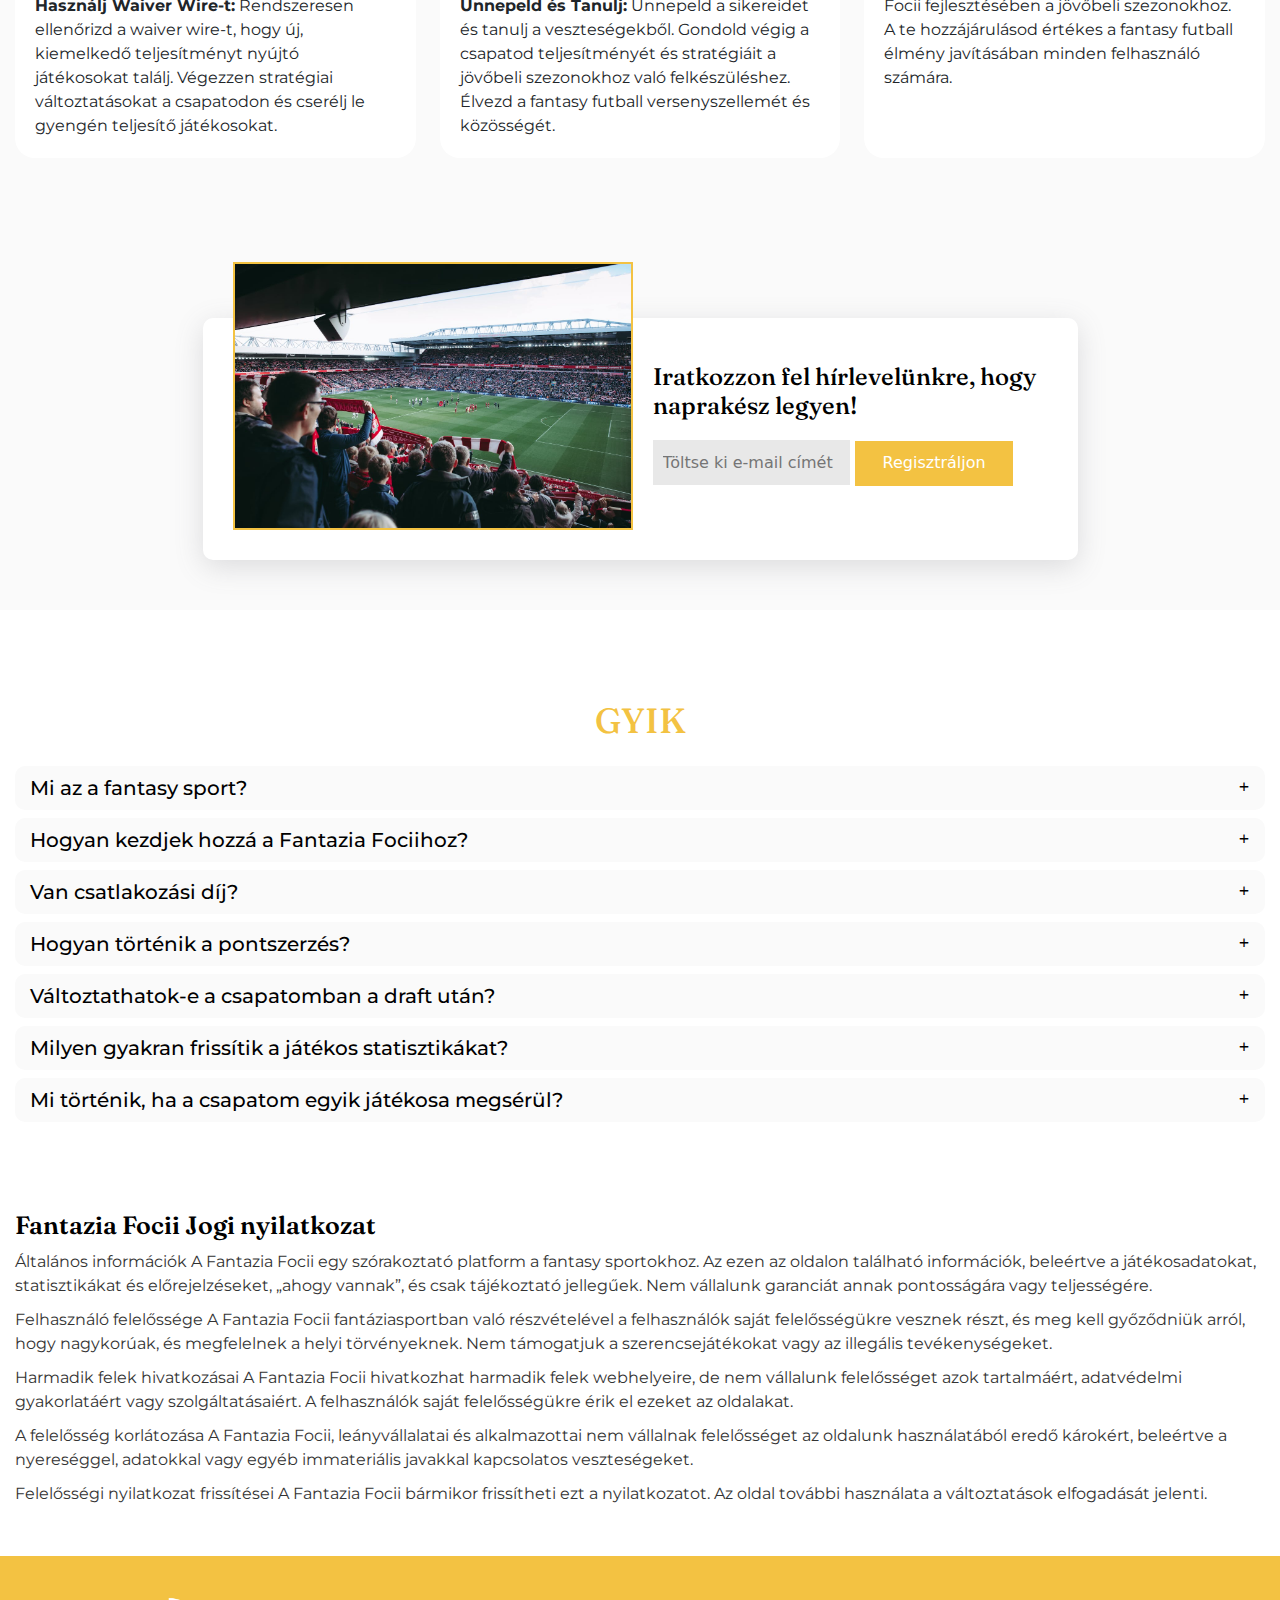
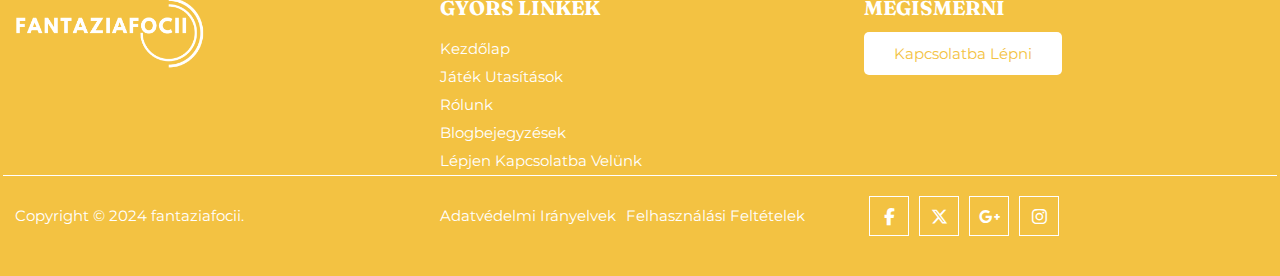
<file: last-backup/play.html>
<!DOCTYPE html>
<html lang="hu">

<head>
    <meta charset="UTF-8">
    <meta name="viewport" content="width=device-width, initial-scale=1.0">
    <title>Játék Utasítások</title>
    <link rel="icon" type="image/x-icon" href="img/fav.png">
    <link rel="stylesheet" href="https://cdnjs.cloudflare.com/ajax/libs/font-awesome/6.5.1/css/all.min.css">
    <link rel="stylesheet" href="css/bootstrap.css">
    <link rel="stylesheet" href="css/style.css">
    <link rel="stylesheet" href="css/responsive.css">
</head>

<body>
    <!-- header section start -->
    <header>
        <div class="container">
            <div class="navbar">
                <div class="together">
                    <div class="logo"><a href="index.html"><img src="img/logo.png" alt="logo"></a></div>
                    <div class="navlink">
                        <div class="closebutton"><i class="fa fa-times-circle" aria-hidden="true"></i></div>
                        <ul>
                            <li>
                                <a href="index.html">Kezdőlap</a>
                            </li>
                            <li>
                                <a href="play.html" class="active">Játék utasítások</a>
                            </li>
                            <li>
                                <a href="about.html">Rólunk</a>
                            </li>
                            <li>
                                <a href="blog.html">Blogbejegyzések</a>
                            </li>
                        </ul>
                    </div>
                </div>

                <div class="social_profile  upper">
                    <ul>
                        <li><a href="#"><i class="fa-brands fa-facebook-f"></i></a></li>
                        <li><a href="#"><i class="fa-brands fa-x-twitter"></i></a></li>
                        <li><a href="#"><i class="fa-brands fa-google-plus-g"></i></a></li>
                        <li><a href="#"><i class="fa-brands fa-instagram"></i></a></li>
                    </ul>
                </div>
                <div class="open"><i class="fa fa-bars" aria-hidden="true"></i></div>
            </div>
        </div>
    </header>
    <!-- header section start -->
    <!--  banner section start -->
    <div class="home_banner">
        <div class="container">
            <div class="row">
                <div class="col-lg-6 col-md-6 col-sm-12">
                    <div class="banner_box">
                        <h1>Hogyan Játssz a Fantazia Focii-n</h1>
                        <span>Üdvözlünk a Fantazia Focii-n! Íme egy részletes útmutató, amely segít elkezdeni és a
                            legtöbbet kihozni a fantasy futball élményből.
                        </span>
                    </div>
                </div>
                <div class="col-lg-6 col-md-6 col-sm-12">
                    <div class="banner_img">
                        <img src="img/focii.jpg" alt="sport">
                    </div>
                </div>
            </div>
        </div>
    </div>
    <!-- banner section end -->
    <!-- get started section start -->
    <div class="get_started">
        <div class="container">
            <div class="row">
                <div class="col-lg-4">
                    <div class="get_box">
                        <img src="img/soccer3.jpg" alt="sport">
                        <h3>Regisztrálj és Hozd Létre a Fiókodat</h3>
                        <ul>
                            <li><b>Regisztráció:</b> Látogass el a Fantazia Focii főoldalára, és kattints a
                                „Regisztráció”
                                gombra. Add meg személyes adataidat, például neved, e-mail címed, és hozz létre
                                egy biztonságos jelszót. Gyors regisztráció érdekében használhatod a közösségi
                                média fiókjaidat is.</li>
                            <li><b>Fiók Ellenőrzése:</b> A regisztráció után kapsz egy megerősítő e-mailt. Kattints a
                                linkre
                                az e-mailben, hogy aktiváld a fiókodat és befejezd a regisztrációs folyamatot.
                            </li>
                        </ul>
                    </div>
                </div>
                <div class="col-lg-4">
                    <div class="get_box">
                        <img src="img/playleague.jpg" alt="sport">
                        <h3>Csatlakozz vagy Hozz Létre Egy Ligát</h3>
                        <ul>
                            <li><b>Csatlakozás Ligához:</b> Miután bejelentkeztél, böngéssz a rendelkezésre álló ligák
                                között. Szűrheted a ligákat típus, méret vagy szabályok szerint. Válassz egy neked
                                tetsző ligát, és csatlakozz hozzá. Néhány liga nyilvános, míg mások privátak, és
                                meghívást igényelnek.</li>
                            <li><b>Liga Létrehozása:</b> Ha személyre szabottabb élményre vágysz, hozd létre saját
                                ligádat a „Liga Létrehozása” gombra kattintva. Állítsd be a liga nevét, szabályait,
                                pontozási rendszerét és draft beállításait. Küldj meghívó linket barátaidnak,
                                családtagjaidnak vagy kollégáidnak, hogy csatlakozzanak a saját ligádhoz.
                            </li>
                        </ul>
                    </div>
                </div>
                <div class="col-lg-4">
                    <div class="get_box">
                        <img src="img/soccer4.jpg" alt="sport">
                        <h3>Draftolj Csapatot</h3>
                        <ul>
                            <li><b>Készülj a Draftra:</b> Ismerkedj meg a draft formátumával (kígyó vagy
                                aukció), és
                                készíts draft stratégiát. Kutass a játékosok statisztikáiról, legutóbbi
                                teljesítményükről
                                és közelgő mérkőzéseikről, hogy megalapozott döntéseket hozhass.</li>
                            <li><b>Vegyél Részt a Draftban:</b> Csatlakozz az élő drafthoz a meghatározott időpontban,
                                vagy hagyd, hogy a rendszer automatikusan draftolja a játékosokat, ha nem tudsz
                                részt venni. Válassz játékosokat az előrejelzett teljesítményük és a csapatod igényei
                                alapján. Ne feledkezz meg arról, hogy kiegyensúlyozott csapatot építs a
                                legfontosabb játékosokból és megbízható tartalékokból.
                            </li>
                        </ul>
                    </div>
                </div>
                <div class="col-lg-4">
                    <div class="get_box">
                        <img src="img/soccer1.jpg" alt="sport">
                        <h3>Kezeld a Rostered</h3>
                        <ul>
                            <li><b>Állítsd Be a Kezdőcsapatot:</b> Minden héten állítsd be a
                                kezdőcsapatodat a játékosok
                                formája, mérkőzések és sérülések alapján. Bizonyosodj meg róla, hogy a kezdő
                                tizenegyben a legjobb játékosok szerepelnek az adott hét mérkőzéseihez.
                            </li>
                            <li><b>Cserélj és Igazíts:</b> Kövesd nyomon a játékosok
                                teljesítményét és sérüléseit. Cseréld
                                le a gyengén teljesítő vagy sérült játékosokat tartalékokra vagy szabad ügynökre.
                                Használj waiver wire-t, hogy stratégiai változtatásokat végezhess a rostereden.
                            </li>
                            <li><b>Csere Játékosokkal:</b> Cserélj játékosokat más ligatagokkal, hogy megerősítsd a
                                csapatodat. Javasolj cseréket a csapatod szükségletei alapján, és tárgyalj a
                                feltételekről. Gondosan vizsgáld meg a cserélési ajánlatokat, mielőtt elfogadod őket.
                            </li>
                        </ul>
                    </div>
                </div>
                <div class="col-lg-4">
                    <div class="get_box">
                        <img src="img/record.jpg" alt="sport">
                        <h3>Kövesd Nyomon a Játékosok Teljesítményét</h3>
                        <ul>
                            <li><b>Pontozási Rendszer:</b> Ismerd meg a liga pontozási
                                rendszerét, beleértve, hogyan
                                kapnak pontokat a gólokért, gólpasszokért, védekezési akciókért és egyéb
                                mutatókért. Rendszeresen ellenőrizd az oldaladon a pontozási szabályokat
                                bármilyen frissítés vagy pontosítás érdekében.
                            </li>
                            <li><b>Élő Frissítések:</b> Kövesd nyomon a játékok és a játékosok
                                teljesítményét. Ellenőrizd
                                a csapatod pontszámát, állását és a játékos statisztikáiban bekövetkezett
                                változásokat. Használj fel ezen információkat időben történő igazításokhoz a
                                rostereden.

                            </li>
                        </ul>
                    </div>
                </div>
                <div class="col-lg-4">
                    <div class="get_box">
                        <img src="img/activity.jpg" alt="sport">
                        <h3>Vegyél Részt a Liga Tevékenységeiben</h3>
                        <ul>
                            <li><b>Heti Mérkőzések:</b> Versenyezz más csapatokkal a ligádban minden
                                héten. Tűzz ki
                                célokat a mérkőzések megnyerésére és a liga állásának javítására. Kövesd nyomon
                                a teljesítményedet és alakítsd a stratégiádat a szezon előrehaladtával.</li>
                            <li><b>Kapcsolódj a Közösséghez:</b> Csatlakozz a ligák beszélgetéseihez,
                                fórumokhoz vagy
                                chat csoportokhoz, hogy megossz stratégiákat, beszélgess a játékosok
                                teljesítményéről és kapcsolatba lépj más fantasy futball rajongókkal. Vegyél részt
                                bármilyen liga-specifikus eseményen vagy kihíváson a tapasztalatod fokozása
                                érdekében.</li>
                        </ul>
                    </div>
                </div>
                <div class="col-lg-4">
                    <div class="get_box">
                        <img src="img/makeadjust.jpg" alt="sport">
                        <h3>Végezze el a Kiigazításokat</h3>
                        <ul>
                            <li><b>Kövesd Nyomon a Sérüléseket és Híreket:</b> Maradj naprakész a
                                játékos sérülési
                                jelentéseivel és bármilyen jelentős hírekkel, amelyek befolyásolhatják a teljesítményt.
                                Igazítsd a rostered a sérülések, eltiltások vagy egyéb változások szerint.
                            </li>
                            <li><b>Használj Waiver Wire-t:</b> Rendszeresen ellenőrizd a waiver wire-t, hogy új,
                                kiemelkedő teljesítményt nyújtó játékosokat találj. Végezzen stratégiai
                                változtatásokat a csapatodon és cserélj le gyengén teljesítő játékosokat.</li>
                        </ul>
                    </div>
                </div>
                <div class="col-lg-4">
                    <div class="get_box">
                        <img src="img/soccer2.jpg" alt="sport">
                        <h3>Élvezd a Szezont</h3>
                        <ul>
                            <li><b>Finomítsd a Stratégiát:</b> Folyamatosan
                                elemezd a csapatod teljesítményét és
                                finomítsd a stratégiádat. Vegyél figyelembe tényezőket, mint a játékosok formája,
                                mérkőzések és közelgő események, hogy a legjobb döntéseket hozhasd.
                            </li>
                            <li><b>Ünnepeld és Tanulj:</b> Ünnepeld a sikereidet és tanulj a
                                veszteségekből. Gondold
                                végig a csapatod teljesítményét és stratégiáit a jövőbeli szezonokhoz való
                                felkészüléshez. Élvezd a fantasy futball versenyszellemét és közösségét.</li>
                        </ul>
                    </div>
                </div>
                <div class="col-lg-4">
                    <div class="get_box">
                        <img src="img/end.jpg" alt="sport">
                        <h3>Szezon Vége</h3>
                        <ul>
                            <li><b>Áttekintés és Reflexió:</b> A szezon végén tekintsd át a
                                csapatod teljesítményét és
                                eredményeit. Gondolkodj el a sikeres stratégiákon és a fejlődési lehetőségeken.
                            </li>
                            <li><b>Visszajelzés:</b> Oszd meg véleményedet és javaslataidat velünk,
                                hogy segíts a
                                Fantazia Focii fejlesztésében a jövőbeli szezonokhoz. A te hozzájárulásod értékes a
                                fantasy futball élmény javításában minden felhasználó számára.</li>
                        </ul>
                    </div>
                </div>
            </div>
        </div>
    </div>
    <!-- get started section end -->
    <!-- email section start -->
    <section class="email_box">
        <div class="container">
            <div class="news">
                <img src="img/about.jpg" alt="">
                <div class="email-wrap">
                    <div class="email-heading">
                        <h4>Iratkozzon fel hírlevelünkre, hogy naprakész legyen!</h4>
                    </div>
                    <div class="email-form">
                        <input type="email" placeholder="Töltse ki e-mail címét">
                        <button>Regisztráljon</button>
                    </div>
                </div>
            </div>
        </div>
    </section>
    <!-- email section end -->
    <!-- accordian section start -->
    <div class="hotel_accordian">
        <div class="container">
            <div class="panel-group" id="accordion" role="tablist" aria-multiselectable="true">
                <h2 class="mb-4">GYIK</h2>
                <div class="panel panel-default">
                    <div class="panel-heading" role="tab" id="headingOne">
                        <h4 class="panel-title">
                            <a role="button" data-toggle="collapse" data-parent="#accordion" href="#collapseOne"
                                aria-expanded="false" aria-controls="collapseOne">
                                Mi az a fantasy sport?
                            </a>
                        </h4>
                    </div>
                    <div id="collapseOne" class="panel-collapse collapse in" role="tabpanel"
                        aria-labelledby="headingOne">
                        <div class="panel-body">
                            A fantáziasportok magukban foglalják egy virtuális csapat létrehozását valós sportolókból,
                            és
                            a valós játékokon nyújtott tényleges teljesítményük alapján versenyeznek. A pontokat a
                            játékosok statisztikái és eredményei alapján szerzik.</div>
                    </div>
                </div>
                <div class="panel panel-default">
                    <div class="panel-heading" role="tab" id="headingTwo">
                        <h4 class="panel-title">
                            <a class="collapsed" role="button" data-toggle="collapse" data-parent="#accordion"
                                href="#collapseTwo" aria-expanded="false" aria-controls="collapseTwo">
                                Hogyan kezdjek hozzá a Fantazia Fociihoz?
                            </a>
                        </h4>
                    </div>
                    <div id="collapseTwo" class="panel-collapse collapse" role="tabpanel" aria-labelledby="headingTwo">
                        <div class="panel-body">
                            A kezdéshez regisztráljon egy fiókot, hozzon létre fantáziacsapatot, és csatlakozzon egy
                            ligához. Miután összeállította csapatát, kezelje összeállítását, és kövesse nyomon játékosai
                            teljesítményét a szezon során.
                        </div>
                    </div>
                </div>
                <div class="panel panel-default">
                    <div class="panel-heading" role="tab" id="headingThree">
                        <h4 class="panel-title">
                            <a class="collapsed" role="button" data-toggle="collapse" data-parent="#accordion"
                                href="#collapseThree" aria-expanded="false" aria-controls="collapseThree">
                                Van csatlakozási díj?
                            </a>
                        </h4>
                    </div>
                    <div id="collapseThree" class="panel-collapse collapse" role="tabpanel"
                        aria-labelledby="headingThree">
                        <div class="panel-body">
                            Az alapvető részvétel általában ingyenes. A választott versenyektől vagy ligáktól függően
                            azonban lehetnek prémium szolgáltatások vagy bajnokság nevezési díjai.</div>
                    </div>
                </div>
                <div class="panel panel-default">
                    <div class="panel-heading" role="tab" id="headingfour">
                        <h4 class="panel-title">
                            <a class="collapsed" role="button" data-toggle="collapse" data-parent="#accordion"
                                href="#collapsefour" aria-expanded="false" aria-controls="collapsefour">
                                Hogyan történik a pontszerzés?
                            </a>
                        </h4>
                    </div>
                    <div id="collapsefour" class="panel-collapse collapse" role="tabpanel"
                        aria-labelledby="headingfour">
                        <div class="panel-body">
                            A pontokat a csapatod játékosainak valós teljesítménye alapján ítélik oda, például gólok,
                            gólpasszok és védekező akciók. Részletes információkért tekintse meg oldalunk pontozási
                            rendszerét.</div>
                    </div>
                </div>
                <div class="panel panel-default">
                    <div class="panel-heading" role="tab" id="headingfive">
                        <h4 class="panel-title">
                            <a class="collapsed" role="button" data-toggle="collapse" data-parent="#accordion"
                                href="#collapsefive" aria-expanded="false" aria-controls="collapsefive">
                                Változtathatok-e a csapatomban a draft után?
                            </a>
                        </h4>
                    </div>
                    <div id="collapsefive" class="panel-collapse collapse" role="tabpanel"
                        aria-labelledby="headingfive">
                        <div class="panel-body">
                            Igen, változtathatsz a névsoron a szezon során, például új játékosok felvételére, cserékre
                            és
                            a felállás módosítására.</div>
                    </div>
                </div>
                <div class="panel panel-default">
                    <div class="panel-heading" role="tab" id="headingsix">
                        <h4 class="panel-title">
                            <a class="collapsed" role="button" data-toggle="collapse" data-parent="#accordion"
                                href="#collapsesix" aria-expanded="false" aria-controls="collapsesix">
                                Milyen gyakran frissítik a játékos statisztikákat?
                            </a>
                        </h4>
                    </div>
                    <div id="collapsesix" class="panel-collapse collapse" role="tabpanel" aria-labelledby="headingsix">
                        <div class="panel-body">
                            A játékos statisztikák valós időben frissülnek, vagy röviddel a meccsek befejezése után.
                            Tekintse meg a webhelyet a legfrissebb frissítésekért és a pontos pontszámokért.
                        </div>
                    </div>
                </div>
                <div class="panel panel-default">
                    <div class="panel-heading" role="tab" id="headingseven">
                        <h4 class="panel-title">
                            <a class="collapsed" role="button" data-toggle="collapse" data-parent="#accordion"
                                href="#collapseseven" aria-expanded="false" aria-controls="collapseseven">
                                Mi történik, ha a csapatom egyik játékosa megsérül?
                            </a>
                        </h4>
                    </div>
                    <div id="collapseseven" class="panel-collapse collapse" role="tabpanel"
                        aria-labelledby="headingseven">
                        <div class="panel-body">
                            Ha a csapatod egyik játékosa megsérül, a bajnokság szabályaitól függően lecserélheted egy
                            másik játékosra a kispadodról vagy a szabadügynök-készletből.
                        </div>
                    </div>
                </div>
            </div>
        </div>
    </div>
    <!-- accordian section end -->
         <!-- Disclaimer section start -->
    <div class="disclaimer-sec">
        <div class="container">
            <div class="disclaimer-text">
                <h4>
                    Fantazia Focii Jogi nyilatkozat
                </h4>
                <p>
                    Általános információk A Fantazia Focii egy szórakoztató platform a fantasy sportokhoz. Az ezen az oldalon található információk, beleértve a játékosadatokat, statisztikákat és előrejelzéseket, „ahogy vannak”, és csak tájékoztató jellegűek. Nem vállalunk garanciát annak pontosságára vagy teljességére.
                </p>
                <p>
                    Felhasználó felelőssége A Fantazia Focii fantáziasportban való részvételével a felhasználók saját felelősségükre vesznek részt, és meg kell győződniük arról, hogy nagykorúak, és megfelelnek a helyi törvényeknek. Nem támogatjuk a szerencsejátékokat vagy az illegális tevékenységeket.
                </p>
                <p>
                    Harmadik felek hivatkozásai A Fantazia Focii hivatkozhat harmadik felek webhelyeire, de nem vállalunk felelősséget azok tartalmáért, adatvédelmi gyakorlatáért vagy szolgáltatásaiért. A felhasználók saját felelősségükre érik el ezeket az oldalakat.
                </p>
                <p>
                    A felelősség korlátozása A Fantazia Focii, leányvállalatai és alkalmazottai nem vállalnak felelősséget az oldalunk használatából eredő károkért, beleértve a nyereséggel, adatokkal vagy egyéb immateriális javakkal kapcsolatos veszteségeket.
                </p>
                <p>
                    Felelősségi nyilatkozat frissítései A Fantazia Focii bármikor frissítheti ezt a nyilatkozatot. Az oldal további használata a változtatások elfogadását jelenti.
                </p>
            </div>
        </div>
    </div>
    <!-- Disclaimer section end -->
    <!-- footer styling start -->
    <div class="footer">
        <div class="container">
            <div class="row">
                <div class="col-lg-4 col-sm-6 col-xs-12">
                    <div class="single_footer">
                        <a href="index.html">
                            <img src="img/logo.png" alt="logo">
                        </a>
                    </div>
                </div>
                <div class="col-md-4 col-sm-6 col-xs-12">
                    <div class="single_footer single_footer_address">
                        <h4>
                            Gyors linkek</h4>
                        <ul>
                            <li>
                                <a href="index.html">Kezdőlap</a>
                            </li>
                            <li>
                                <a href="play.html">Játék utasítások</a>
                            </li>
                            <li>
                                <a href="about.html">Rólunk</a>
                            </li>
                            <li>
                                <a href="blog.html">Blogbejegyzések</a>
                            </li>
                            <li>
                                <a href="contact.html">Lépjen kapcsolatba velünk</a>
                            </li>
                        </ul>
                    </div>
                </div>
                <div class="col-md-4 col-sm-12 col-xs-12">
                    <div class="single_footer single_footer_address">
                        <h4>Megismerni</h4>
                        <div class="email">
                            <ul>
                                <li>
                                    <a href="mailto:info@fantaziafocii.com" class="contact_btn">Kapcsolatba lépni</a>
                                </li>
                            </ul>
                        </div>
                    </div>
                </div>
            </div>
            <div class="row bottom">
                <div class="col-lg-4 col-md-5 col-sm-12">
                    <p class="copyright">Copyright © 2024 <a href="index.html">fantaziafocii</a>.</p>
                </div>
                <div class="col-lg-4 col-md-5 col-sm-12">
                    <div class="single_footer single_footer_address below_address d-flex">
                        <ul>
                            <li><a href="privacy.html">Adatvédelmi irányelvek</a></li>
                            <li><a href="terms.html">Felhasználási feltételek</a></li>
                        </ul>
                    </div>
                </div>
                <div class="col-lg-4 col-md-5 col-sm-12">
                    <div class="social_profile">
                        <ul>
                            <li><a href="#"><i class="fa-brands fa-facebook-f"></i></a></li>
                            <li><a href="#"><i class="fa-brands fa-x-twitter"></i></a></li>
                            <li><a href="#"><i class="fa-brands fa-google-plus-g"></i></a></li>
                            <li><a href="#"><i class="fa-brands fa-instagram"></i></a></li>
                        </ul>
                    </div>
                </div>
            </div>
        </div>
    </div>
    <!-- footer styling end -->
    <script src="https://cdnjs.cloudflare.com/ajax/libs/jquery/2.2.2/jquery.min.js"></script>
    <script src="https://maxcdn.bootstrapcdn.com/bootstrap/4.1.3/js/bootstrap.min.js"></script>
    <script>
        $(document).ready(function () {
            $(".open").click(function () {
                $("body").addClass("toggle");
            });
        });
        $(document).ready(function () {
            $(".closebutton").click(function () {
                $("body").removeClass("toggle");
            });
        });
    </script>

</body>

</html>
</file>
<file: css/style.css>
@import url('https://fonts.googleapis.com/css2?family=Fraunces:ital,opsz,wght@0,9..144,100..900;1,9..144,100..900&display=swap');
@import url('https://fonts.googleapis.com/css2?family=Montserrat:ital,wght@0,100..900;1,100..900&display=swap');

:root {
    --primary-color: #f3c242;
    --secondary-color: #fff;
    --main-color: #000;
}

* {
    margin: 0;
    padding: 0;

}

ul,
li,
p,
a {
    text-decoration: none;
    list-style: none;
    margin: 0;
    padding: 0;
    font-family: "Montserrat", sans-serif;
}

h1,
h2,
h3,
h4,
h5,
h6 {
    font-family: "Fraunces", serif;
}

a,
a:hover,
a:focus,
a:active {
    text-decoration: none;
    outline: none;
}

.button,
a:hover {
    color: #000;
}

img {
    width: 100%;
    max-width: 100%;
}

.container {
    width: 100%;
    max-width: 1440px;
    margin: 0 auto;
    padding: 0 15px;
}

h2 {
    text-align: center;
    color: var(--primary-color);
    margin-top: 10px;
    font-size: 35px;
    text-transform: capitalize;
}

.active {
    color: var(--primary-color) !important;
    border-bottom: 2px solid var(--primary-color);
}


/* navbar styling  */

.logo img {
    max-width: 190px;
}

.navbar {
    padding: 0px 15px;
    display: flex;
    align-items: center;
    gap: 40px;
}

.navlink ul {
    display: flex;
    align-items: center;
}

.navlink ul li {
    font-size: 18px;
    margin: 0 25px 0 0;

}

.navlink ul li a {
    color: var(--main-color);
    font-size: 14px;
    font-style: normal;
    font-weight: bold;
    line-height: normal;
    text-transform: uppercase;
}

.social_profile.upper ul li a {
    color: #000 !important;
    border-color: #000;
}

.social_profile.upper ul li a:hover {
    background: transparent;
}

.open {
    display: none;
}

.closebutton {
    display: none;
}

header {
    position: absolute;
    z-index: 1;
    font-size: 18px;
    padding: 14px 0;
    font-weight: 700;
    text-transform: capitalize;
    color: #000000;
    width: 100%;
    transition: 0.3s;
    top: 0;
}

/* banner styling  start */
.home_banner {
    width: 100%;
    background: linear-gradient(90deg, rgba(255, 255, 255, 1) 58%, rgba(243, 194, 66, 1) 58%);
    padding: 160px 0;
}

.home_banner .row {
    row-gap: 30px;
}

.banner_box {
    display: flex;
    flex-direction: column;
    justify-content: center;
    height: 100%;
}

.together {
    display: flex;
    align-items: center;
    gap: 40px;
}

.detail {
    padding: 60px 0;
    text-align: left;
    background: #fafafa;
}

.detail_text img {
    width: 100%;
    margin-bottom: 20px;
}

.detail_text {
    display: flex;
    flex-direction: column;
    justify-content: center;
    align-items: center;
    height: 100%;
}

.detail_text p {
    color: var(--main-color);

}

/* .banner_box {
    display: flex;
    flex-direction: column;
    justify-content: end;
    align-items: start;
    height: 100%;
    text-align: center;
    position: absolute;
    top: 40%;
    left: 50%;
    color: var(--secondary-color);
    width: 80%;
    transform: translate(-50%, -50%);
} */
.banner_img img {
    max-width: 540px;
    height: 100%;
    object-fit: cover;
    border-radius: 5px;
}

.banner_box h1 {
    font-size: 85px;
    text-transform: uppercase;
    color: var(--main-color);
}

.banner_box span {
    font-size: 20px;
    color: var(--main-color);
}

.banner_box p {
    font-size: 18px;
    text-transform: capitalize;
}

/* banner styling end */
/* user styling start */
.user {
    padding: 60px 0;
}

.user .row {
    row-gap: 30px;
}

.user_box h2 {
    color: #000;
    font-size: 28px;
}

.user_box {
    text-align: center;
}

.user_box img {
    width: 70%;
    margin-bottom: 10px;
}

/* user styling end */

a.common_btn {
    text-decoration: none;
    padding: 8px 60PX;
    color: #fff;
    background: var(--primary-color);
    border: 1px solid transparent;
    transition: all 0.5s;
    border-radius: 5px;
    font-size: 18px;
}

a.common_btn:hover {
    border: 1px solid var(--primary-color);
    color: var(--primary-color);
    background: transparent;
}


/* home aside styling */
.events {
    display: block;
    margin-bottom: 30px;
}

.box img {
    width: 100%;
    height: 150px;
    object-fit: cover;
    margin-bottom: 10px;
}

.box img:hover {
    transition: 0.5s;
    transform: scale(1.1);
}

.box2 h4 {
    font-size: 18px;
    margin-bottom: 2px;
    color: var(--main-color);
}

.row.upcoming_events {
    border-left: 2px solid var(--primary-color);
    padding-left: 10px;
    margin-left: 20px;
}

.row.upcoming_events h3 {
    color: var(--primary-color);
    font-size: 35px;
    margin-top: 20px;
}

/* home aside styling end */
/* soccer styling start */
.soccer {
    padding: 60px 0;
}

.soccer_img {
    display: flex;
    gap: 15px;
    justify-content: center;
    align-items: start;
}

.soccer_img img {
    width: 150px;
    height: 180px;
    object-fit: contain;
    border-radius: 10px;
}

img.second {
    margin-top: 200px;
}

.soccer_box h2 {
    text-align: left;
    font-size: 24px;
}

.soccer_box:nth-of-type(6) {
    border-bottom: none;
}

.soccer_box {
    border-bottom: 1px solid var(--primary-color);
    padding-bottom: 10px;
    display: flex;
    align-items: center;
    gap: 20px;
}

.row.football {
    row-gap: 40px;
    display: flex;
    margin-top: 40px;
}

.football_banner {
    height: 500px;
    background-image: url(../img/footballbanner.jpg);
    background-size: cover;
    background-position: center;
    background-repeat: no-repeat;
    position: relative;
}

.football_banner::before {
    position: absolute;
    content: '';
    width: 100%;
    background: var(--primary-color);
    opacity: 0.75;
    height: 100%;
    z-index: 0;
}

.seven h2 {
    text-align: center;
    font-size: 30px;
    font-weight: 300;
    color: var(--primary-color);
    letter-spacing: 1px;
    text-transform: uppercase;
    width: 50%;
    margin: auto;
    display: grid;
    grid-template-columns: 1fr max-content 1fr;
    grid-template-rows: 27px 0;
    grid-gap: 20px;
    align-items: center;
}

.seven h2:after,
.seven h2:before {
    content: " ";
    display: block;
    border-bottom: 1px solid var(--primary-color);
    border-top: 1px solid var(--primary-color);
    height: 5px;
    background-color: #f8f8f8;
}

/* soccer styling end */
/* volleyball styling start */
.volleyball {
    height: 500px;
    background-image: url(../img/volleyballbanner.jpg);
    background-size: cover;
    background-position: center;
    background-repeat: no-repeat;
    position: relative;
}

.volleyball::before {
    position: absolute;
    content: '';
    width: 100%;
    background: var(--primary-color);
    opacity: 0.75;
    height: 100%;
    z-index: 0;
}

/* volleyball styling end */
/* basketball styling start */
.basketball {
    height: 500px;
    background-image: url(../img/basketballbanner.jpg);
    background-size: cover;
    background-position: center;
    background-repeat: no-repeat;
    position: relative;
}

.basketball::before {
    position: absolute;
    content: '';
    width: 100%;
    background: var(--primary-color);
    opacity: 0.75;
    height: 100%;
    z-index: 0;
}

/* basketball styling end */
/* handball section start */
.handball {
    height: 500px;
    background-image: url(../img/handballbanner.jpg);
    background-size: cover;
    background-position: center;
    background-repeat: no-repeat;
    position: relative;
}

.handball::before {
    position: absolute;
    content: '';
    width: 100%;
    background: var(--primary-color);
    opacity: 0.75;
    height: 100%;
    z-index: 0;
}

/* handball section end */
/*privacy-policy start*/
.privacy__section {
    position: relative;
    height: 400px;
    background-image: url(../img/privacybanner.jpg);
    background-repeat: no-repeat;
    background-size: cover;
    background-position: center;
    object-fit: cover;
    margin-top: 0;
    isolation: isolate;
    display: flex;
    flex-direction: column;
    justify-content: center;
    align-items: center;
    text-align: center;

}

.privacy__section::after {
    content: '';
    position: absolute;
    inset: 0;
    background-color: #fafafa78;
    z-index: -1;
}

.privacy-policy {
    padding: 40px 0;
}

.privacy__section .banner__text h1 {
    color: var(--main-color);
    text-transform: uppercase;
}

.banner__text {
    display: flex;
    flex-direction: column;
    justify-content: center;
    align-items: center;
    height: 100%;
    text-align: center;
    position: absolute;
    top: 50%;
    left: 50%;
    color: #fff;
    width: 80%;
    transform: translate(-50%, -50%);
}

/* privacy styling end */
/* terms styling start */
.terms__section {
    position: relative;
    height: 400px;
    background-image: url(../img/termsbanner.jpg);
    background-repeat: no-repeat;
    background-size: cover;
    background-position: center;
    object-fit: cover;
    margin-top: 0;
    isolation: isolate;
    display: flex;
    flex-direction: column;
    justify-content: center;
    align-items: center;
    text-align: center;

}

.terms__section::after {
    content: '';
    position: absolute;
    inset: 0;
    background-color: #fafafa78;
    z-index: -1;
}

.terms_conditons {
    padding: 40px 0;
}

section.terms_conditons h3 {
    margin-top: 10px;
}

.terms_conditons a {
    color: #000;
    font-weight: 700;
}

.terms__section .banner__text h1 {
    color: var(--main-color);
    text-transform: uppercase;
}

.banner__text {
    display: flex;
    flex-direction: column;
    justify-content: center;
    align-items: center;
    height: 100%;
    text-align: center;
    position: absolute;
    top: 50%;
    left: 50%;
    color: var(--main-color);
    width: 80%;
    transform: translate(-50%, -50%);
}

.terms_conditons ul li {
    list-style-type: disc;
    margin-left: 15px;
}

.terms_conditons ol li {
    margin-left: -9px;
    list-style-type: unset;

}

/* terms styling end */

/* footer styling */

.footer {
    background-color: var(--primary-color);
    padding: 40px 0;
}

a.contact_btn {
    text-decoration: none;
    padding: 12px 30px;
    color: var(--primary-color) !important;
    background: #fff;
    transition: all 0.5s;
    border-radius: 5px;
    font-size: 18px;
}

a.contact_btn:hover {
    border: 1px solid var(--primary-color);
    color: var(--primary-color);
    background: #fff;
}

.email {
    margin: 20px 0;
}

.single_footer.single_footer_address.below_address ul {
    display: flex;
    gap: 10px;
    align-items: center;
    justify-content: center;
}

/*END FOOTER SOCIAL DESIGN*/
.single_footer img {
    width: 190px;
    filter: brightness(6);
}

.single_footer h4 {
    color: #fff;
    margin-top: 0;
    margin-bottom: 15px;
    font-weight: 700;
    text-transform: uppercase;
    font-size: 20px;
}

.single_footer p {
    color: #eddd91;
    text-transform: uppercase;
    margin-top: 21px;
}

.single_footer ul {
    margin: 0;
    padding: 0;
    list-style: none;
}

.single_footer ul li {
    font-weight: 400;
    color: #fff;
    line-height: 28px;
}

.single_footer ul li a {
    color: #fff;
    -webkit-transition: all 0.3s ease 0s;
    transition: all 0.3s ease 0s;
    line-height: 28px;
    font-size: 15px;
    text-transform: capitalize;
}

.single_footer ul li a:hover {
    color: var(--main-color);
}

.single_footer_address ul li {
    color: #fff;
    font-size: 15px;
}

.single_footer_address ul li span {
    font-weight: 400;
    color: #fff;
    line-height: 28px;
}

.contact_social ul {
    list-style: outside none none;
    margin: 0;
    padding: 0;
}

/*START SOCIAL PROFILE CSS*/

.social_profile ul {
    list-style: outside none none;
    margin: 0;
    padding: 0;
}

.social_profile ul li {
    float: left;
}

.social_profile ul li a {
    text-align: center;
    border: 0px;
    text-transform: uppercase;
    transition: all 0.3s ease 0s;
    margin: 0px 5px;
    font-size: 17px;
    color: #fff;
    width: 40px;
    height: 40px;
    line-height: 40px;
    display: block;
    border: 1px solid var(--secondary-color);
}

.social_profile ul li a:hover {
    background: var(--secondary-color);
    border: 1px solid var(--secondary-color);
    color: var(--primary-color);
    border: 0px;
}

/*END SOCIAL PROFILE CSS*/
.copyright {
    color: #fff;
    font-size: 15px;
    text-align: left;
}

.row.bottom {
    padding-top: 20px;
    align-items: center;
    border-top: 1px solid #fff;
}

.copyright a {
    color: #fff;
    transition: all 0.2s ease 0s;
}

.copyright a:hover {
    color: var(--secondary-color);
}

/* footer styling end */
/* accordian styling start */
.hotel_accordian {
    padding: 80px 0;
}

.panel-default>.panel-heading {
    color: #333;
    background-color: #fff;
    border-color: #e4e5e7;
    padding: 0;
    -webkit-user-select: none;
    -moz-user-select: none;
    -ms-user-select: none;
    user-select: none;
}

.panel-default>.panel-heading a {
    display: block;
    padding: 10px 15px;
    background: #fafafa;
    color: #000;
    border-radius: 10px;
    font-size: 20px;
}

.panel-body {
    padding: 20px;
    font-size: 16px;
}

.panel-default>.panel-heading a:after {
    content: "";
    position: relative;
    top: 1px;
    display: inline-block;
    font-style: normal;
    font-weight: 400;
    line-height: 1;
    -webkit-font-smoothing: antialiased;
    -moz-osx-font-smoothing: grayscale;
    float: right;
    transition: transform .25s linear;
    -webkit-transition: -webkit-transform .25s linear;
}

.panel-default>.panel-heading a[aria-expanded="true"] {
    background-color: var(--primary-color);
}

.panel-default>.panel-heading a[aria-expanded="true"]:after {
    content: "\2212";
    -webkit-transform: rotate(180deg);
    transform: rotate(180deg);
}

.panel-default>.panel-heading a[aria-expanded="false"]:after {
    content: "\002b";
    -webkit-transform: rotate(90deg);
    transform: rotate(90deg);
}

/* accordian styling end */


/* email styling start */
.news {
    width: 100%;
    max-width: 70%;
    margin: auto;
    display: flex;
    gap: 20px;
    justify-content: center;
    text-align: center;
    box-shadow: rgba(100, 100, 111, 0.2) 0px 7px 29px 0px;
    padding: 0px 30px 30px;
    border-radius: 10px;
    background-color: #fff;
}

.email-wrap {
    text-align: left;
    display: flex;
    flex-direction: column;
    justify-content: center;
}
.news img {
    width: 100%;
    max-width: 400px;
    margin-top: -56px;
    border: 2px solid #f3c242;
}

.email-heading h4 {
    font-size: 24px;
    margin: 0 auto 20px;
    color: var(--main-color);
    max-width: 430px;
}

.email-heading p {
    font-size: 1rem;
    color: #333;
}

.email-form input {
    height: 45px;
    width: 50%;
    padding: 10px;
    border: none;
    background-color: #e8e8e8;
}

.email-form button {
    width: 40%;
    height: 45px;
    border: none;
    background: var(--primary-color);
    border: 1px solid var(--primary-color);
    color: #fff;
    font-size: 1rem;
    transition: all 0.3s linear;
}

.email-form button:hover {
    background: transparent;
    color: var(--primary-color);
}

:focus-visible {
    outline: none;
}

.download-wrap img {
    max-width: 150px;
    margin-inline: 20px;
    margin-top: 20px;
}

.download-app .email-wrap {
    max-width: 100%;
    background: var(--primary-color);
    box-shadow: none;
}

.download-app .email-heading h4 {
    color: #fff;
}

section.email_box {
    background: #fafafa;
    padding: 100px 0 50px;
}

section.email_box.download-app {
    background: transparent;
    margin-top: 0;
}

/* email styling start */
/* get styling start */
.get_started {
    padding: 60px 0;
    background: #fafafa;
}

.get_box {
    transition: all 0.3s linear;
    background: #fff;
    padding: 20px;
    border-radius: 20px;
    height: 100%;
}

.get_started .row {
    row-gap: 20px;
}

.get_box img {
    height: 330px;
    object-fit: cover;
    width: 100%;
    margin-bottom: 20px;
}

.get_box {
    transition: all 0.3s linear;
}

.get_box:hover {
    filter: grayscale(1);
}

/* get styling end */
/* contact styling start */

.form-control {
    padding: 10px;
    border: 1px solid #00000024;
    border-radius: unset;
}

input.form-control.sub_btn {
    width: 200px;
    padding: 10px;
    background-color: var(--main-color);
    border: 1px solid var(--main-color);
    color: #fff;
    border: 1px solid transparent;
    transition: all 0.5s;
}

input.form-control.sub_btn:hover {
    background: #fff;
    border: 1px solid var(--main-color);
    color: var(--main-color);
}

.banner_img.contact {
    background: #fafafa;
    padding: 30px;
}

.info_one {
    display: flex;
    gap: 10px;
    align-items: center;
}

.info_one img {
    max-width: 24px;
}

.contact_social {
    margin: 10px 0;
}

.contact_social ul {
    display: flex;
    margin-top: 20px !important;
}

.contact_social ul {
    list-style: outside none none;
    margin: 0;
    padding: 0;
}

.right_side_first {
    padding: 30px;
}

.contact_social ul li {
    float: left;
    margin-right: 10px !important;
}

.contact_social ul li a {
    text-align: center;
    border: 0px;
    text-transform: uppercase;
    transition: all 0.3s ease 0s;
    font-size: 18px;
    color: var(--main-color);
    border-radius: 5px;
    width: 50px;
    height: 50px;
    border: 2px solid var(--main-color);
    background: var(--secondary-color);
    display: inline-flex;
    justify-content: center;
    align-items: center;
}

.contact_social ul li a:hover {
    background: transparent;
    border: 1px solid #0e46a31a;
    color: var(--main-color);
}

.info {
    margin: 30px 0;
}

.banner_img.contact p {
    margin-bottom: 30px;
}

.info_one a {
    color: #f3c242;
}

/* contact styling end */
/* about page styling start */
.about {
    padding: 60px 0;
}

.about_box {
    text-align: center;
}

.about_box img {
    width: 100%;
    max-width: 14%;
    margin-bottom: 20px;
}

.about_box h2 {
    color: var(--main-color);
}

/* about page styling end */
/* blog styling start */

.blog h3 {
    font-size: 24px;
    color: #000;
}

.blog {
    text-align: center;
    overflow: hidden;
    box-shadow: 0px 2px 20px #d7dfe2;
    background: white;
    border-radius: 5px;
    width: 100%;
    padding: 20px;
    height: 100%;
    transition: 250ms all ease-in-out;
    cursor: pointer;
}

.blog:hover {
    transform: scale(1.05);
}

.blog img {
    height: 250px;
    object-fit: cover;
    margin-bottom: 20px;
}

.blog_h h2 {
    margin-bottom: 50px;
}

.blog_box {
    background: #ededed;
    padding: 20px 20px 30px;
    text-align: center;
    height: 100%;
    display: flex;
    flex-direction: column;
    align-items: center;
    justify-content: space-between;
}

.blog_box h3 {
    font-size: 24px;
}

.blog_box p {
    margin-bottom: 30px;
}

.blog_box img {
    margin-bottom: 20px;
    height: 290px;
    object-fit: cover;
    transition: all 0.3s linear;
}

.blog .row {
    row-gap: 20px;
}

.blog_box img:hover {
    filter: grayscale(1);
}

.blog_h h2 {
    margin-bottom: 50px;
}

.left_side_ab p {
    margin-top: 30px !important;
}

.after_banner_section.section {
    background: whitesmoke;
}

.after_banner_section.section.home {
    background: #fff;
    padding: 60px 0;
}

.luxury_hotels_inner img {
    transition: all 0.5s;
    padding: 40px;
}

.luxury_hotels_inner img:hover {
    filter: brightness(0.5);
}

.left_side_ab img {
    max-width: 100%;
    height: 260px;
    object-fit: cover;
    margin-top: 10px;
}

.blog_banner {
    height: 500px;
    background-image: url(../img/blogbanner.jpg);
    background-size: cover;
    background-position: center;
    background-repeat: no-repeat;
    position: relative;
}

.blog_banner::before {
    position: absolute;
    content: '';
    background: #fafafa78;
    width: 100%;
    height: 100%;
    z-index: 0;
}

.banner_box.blog_head {
    display: flex;
    flex-direction: column;
    justify-content: center;
    align-items: center;
    height: 100%;
    text-align: center;
    position: absolute;
    top: 50%;
    left: 50%;
    color: var(--main-color);
    width: 80%;
    transform: translate(-50%, -50%);
    color: var(--primary-color);
}

.banner_box.blog_head h1 {
    font-size: 40px;
    text-transform: uppercase;
    color: var(--main-color);
}

.blog_post {
    padding: 60px 0;
}

.blog_post .row {
    row-gap: 30px;
}

.left_side_ab h2 {
    color: var(--main-color);
    font-size: 24px;
}

.left_side_ab {
    text-align: center;
    background: #fafafa;
    padding: 10px;
    margin-bottom: 20px;
    box-shadow: 2px 2px 4px;
}

.right_side_ab {
    position: sticky;
    top: 20px;
}

/* blog styling end */


/* Cookies CSS Start */
 .wrapper {
    position: fixed;
    bottom: -100%;
    width: 100%;
    background-color: #f3c242;
    padding: 15px 25px 22px;
    transition: all 1s ease-in-out;
    box-shadow: 0 5px 10px rgba(0, 0, 0, 0.1);
  }
  
  .wrapper.show {
    bottom: 0;
  }
  
  .info {
    margin-bottom: 15px;
  }
  
  .info p {
    font-size: 15px;
    font-weight: 500;
    color: #000;
    max-width: 1000px;
    margin: 0 auto;
    text-align: center;
} 
  
  .buttons {
    display: flex;
    justify-content: center;
    align-items: center;
    width: 100%;
    gap: 10px;
  }
  
  .button {
    width: calc(30% / 2 - 10px);
    padding: 8px 0;
    border: 1px solid transparent;
    border-radius: 4px;
    background-color: #FFF;
    color: #000;
    cursor: pointer;
    transition: all 0.7s ease;
    font-weight: 600;
  }
  
  .button:hover {
  border-color: #000;
  } 
  
  /* Cookies CSS End */
</file>
<file: css/responsive.css>
@media screen and (max-width:1200px) {
    .active {
        color: #fff !important;
        border-bottom: 2px solid #fff;
    }

    .upcoming_events {
        display: none;
    }

    body.toggle .navlink {
        transform: translateX(0);

    }

    .banner_box h1 {
        font-size: 50px;
    }

    .open {
        display: block;
        color: #000;
        font-size: 30px;
    }

    .closebutton {
        display: block;
        position: absolute;
        top: 20px;
        right: 40px;
        color: #000;
        font-size: 25px;
    }

    .saerchbar {
        display: none;
    }


    .navlink {
        transform: translateX(-100%);
        transition: all 0.5s linear;
        position: fixed;
        left: 0;
        top: 0;
        bottom: 0;
        background: var(--primary-color);
        width: 400px;
        padding: 40px;
        margin: 0;
        z-index: 9;
    }

    .navlink ul {
        display: flex;
        flex-direction: column;
        align-items: start;
    }

    .navbar .navlink {
        margin-left: -15px;

    }

    .navlink ul li {
        padding: 10px;
    }

    .news {
        max-width: 90%;
    }
}

@media screen and (max-width:991px) {
    .row.upcoming_events h3 {
        margin-bottom: 0;
        margin-top: 20px;
    }

    .about_box img {
        max-width: 20%;
    }

    .single_footer.single_footer_address.below_address ul {
        display: flex;
        flex-direction: column;
        gap: 0px;
        margin-bottom: 10px;
    }

    .email-heading h4 {
        font-size: 20px;
    }

    .news img {
        max-width: 100%;
    }

    .news {
        display: block;

    }

    .email-heading h4 {
        margin: 30px auto;
        text-align: center;
        font-size: 24px;

    }

    .email-form {
        text-align: center;
    }

    .email-form input {
        width: 47%;
    }
          /* Cookies CSS Start */
          .info p {
            font-size: 14px;
        }
    
        .button {
            width: calc(55% / 2 - 10px);
            font-size: 14px;
        }
    
        /* Cookies CSS End */
}


@media screen and (max-width:767px) {
    .banner_box h1 {
        font-size: 55px;
        text-align: left;
    }

    .banner_box.blog_head h1 {
        font-size: 35px;
       
    }

    .news {
        max-width: 100%;
    }

    .banner_box span {
        font-size: 18px;
        text-align: left;
    }



    h2 {
        font-size: 30px;
        text-transform: capitalize;
    }

    .monte_detail {
        padding: 40px 0;
    }

    .hotel_accordian {
        padding: 40px 0;
    }

    .below_banner {
        padding: 40px 0px;
    }

    .casino_hotels_inner img {
        padding: 10px;
    }

    .section {
        padding: 40px 0;
    }

    .soccer {
        padding: 40px 0;
    }

    .about_box img {
        max-width: 30%;
    }
          /* Cookies CSS Start */
          .wrapper {
            padding: 20px 10px;
        }
    
        .info p {
            font-size: 13px;
        }
    
        .button {
            font-size: 13px;
            padding: 6px;
        }
    
        /* Cookies CSS End */
}


@media screen and (max-width:575px) {
    .banner_box.blog_head h1 {
        font-size: 30px;
    }
    .box img {
        width: 100%;
    }

    .about_box img {
        max-width: 44%;
    }

    .news-form input {
        width: 100%;
    }

    .seven h2 {
        display: block;
        width: 100%;

    }

    .banner_box h1 {
        font-size: 35px;
    }

    .banner_box span {
        font-size: 16px;
    }

    .row.upcoming_events {
        padding-left: 20px;
        margin-left: 20px;
    }

    .row.upcoming_events h3 {
        font-size: 28px;
    }

    .panel-default>.panel-heading a {
        font-size: 18px;
        padding: 20px 17px;
    }

    .single_footer h4 {
        margin-top: 20px;
        margin-bottom: 5px;
    }


    .soccer_img {
        display: flex;
        flex-direction: column;
    }

    img.second {
        display: none;
    }

    .seven h2:after,
    .seven h2:before {
        display: none;
    }

    .social_profile.upper {
        display: none;
    }

    .news-form button {
        width: 30%;
        margin-top: 10px;
    }

    .navbar .navlink {
        margin-left: 0;
        width: 100%;
    }

    .user_box img {
        width: 40%;
    }

    .email-form input {
        width: 70%;
        margin-bottom: 10px;
    }
         /* Cookies CSS Start */
         .info p {
            font-size: 13px;
        }
    
        .button {
            width: calc(55% / 2 - 10px);
            font-size: 13px;
        }
    
        /* Cookies CSS End */
}
</file>
<file: last-backup/css/style.css>
@import url('https://fonts.googleapis.com/css2?family=Fraunces:ital,opsz,wght@0,9..144,100..900;1,9..144,100..900&display=swap');
@import url('https://fonts.googleapis.com/css2?family=Montserrat:ital,wght@0,100..900;1,100..900&display=swap');

:root {
    --primary-color: #f3c242;
    --secondary-color: #fff;
    --main-color: #000;
}

* {
    margin: 0;
    padding: 0;

}

ul,
li,
p,
a {
    text-decoration: none;
    list-style: none;
    margin: 0;
    padding: 0;
    font-family: "Montserrat", sans-serif;
}

h1,
h2,
h3,
h4,
h5,
h6 {
    font-family: "Fraunces", serif;
}

a,
a:hover,
a:focus,
a:active {
    text-decoration: none;
    outline: none;
}

.button,
a:hover {
    color: #000;
}

img {
    width: 100%;
    max-width: 100%;
}

.container {
    width: 100%;
    max-width: 1440px;
    margin: 0 auto;
    padding: 0 15px;
}

h2 {
    text-align: center;
    color: var(--primary-color);
    margin-top: 10px;
    font-size: 35px;
    text-transform: capitalize;
}

.active {
    color: var(--primary-color) !important;
    border-bottom: 2px solid var(--primary-color);
}


/* navbar styling  */

.logo img {
    max-width: 190px;
}

.navbar {
    padding: 0px 15px;
    display: flex;
    align-items: center;
    gap: 40px;
}

.navlink ul {
    display: flex;
    align-items: center;
}

.navlink ul li {
    font-size: 18px;
    margin: 0 25px 0 0;

}

.navlink ul li a {
    color: var(--main-color);
    font-size: 14px;
    font-style: normal;
    font-weight: bold;
    line-height: normal;
    text-transform: uppercase;
}

.social_profile.upper ul li a {
    color: #000 !important;
    border-color: #000;
}

.social_profile.upper ul li a:hover {
    background: transparent;
}

.open {
    display: none;
}

.closebutton {
    display: none;
}

header {
    position: absolute;
    z-index: 1;
    font-size: 18px;
    padding: 14px 0;
    font-weight: 700;
    text-transform: capitalize;
    color: #000000;
    width: 100%;
    transition: 0.3s;
    top: 0;
}

/* banner styling  start */
.home_banner {
    width: 100%;
    background: linear-gradient(90deg, rgba(255, 255, 255, 1) 58%, rgba(243, 194, 66, 1) 58%);
    padding: 160px 0;
}

.home_banner .row {
    row-gap: 30px;
}

.banner_box {
    display: flex;
    flex-direction: column;
    justify-content: center;
    height: 100%;
}

.together {
    display: flex;
    align-items: center;
    gap: 40px;
}

.detail {
    padding: 60px 0;
    text-align: left;
    background: #fafafa;
}

.detail_text img {
    width: 100%;
    margin-bottom: 20px;
}

.detail_text {
    display: flex;
    flex-direction: column;
    justify-content: center;
    align-items: center;
    height: 100%;
}

.detail_text p {
    color: var(--main-color);

}

/* .banner_box {
    display: flex;
    flex-direction: column;
    justify-content: end;
    align-items: start;
    height: 100%;
    text-align: center;
    position: absolute;
    top: 40%;
    left: 50%;
    color: var(--secondary-color);
    width: 80%;
    transform: translate(-50%, -50%);
} */
.banner_img img {
    max-width: 540px;
    height: 100%;
    object-fit: cover;
    border-radius: 5px;
}

.banner_box h1 {
    font-size: 85px;
    text-transform: uppercase;
    color: var(--main-color);
}

.banner_box span {
    font-size: 20px;
    color: var(--main-color);
}

.banner_box p {
    font-size: 18px;
    text-transform: capitalize;
}

/* banner styling end */
/* user styling start */
.user {
    padding: 60px 0;
}

.user .row {
    row-gap: 30px;
}

.user_box h2 {
    color: #000;
    font-size: 28px;
}

.user_box {
    text-align: center;
}

.user_box img {
    width: 70%;
    margin-bottom: 10px;
}

/* user styling end */

a.common_btn {
    text-decoration: none;
    padding: 8px 60PX;
    color: #fff;
    background: var(--primary-color);
    border: 1px solid transparent;
    transition: all 0.5s;
    border-radius: 5px;
    font-size: 18px;
}

a.common_btn:hover {
    border: 1px solid var(--primary-color);
    color: var(--primary-color);
    background: transparent;
}


/* home aside styling */
.events {
    display: block;
    margin-bottom: 30px;
}

.box img {
    width: 100%;
    height: 150px;
    object-fit: cover;
    margin-bottom: 10px;
}

.box img:hover {
    transition: 0.5s;
    transform: scale(1.1);
}

.box2 h4 {
    font-size: 18px;
    margin-bottom: 2px;
    color: var(--main-color);
}

.row.upcoming_events {
    border-left: 2px solid var(--primary-color);
    padding-left: 10px;
    margin-left: 20px;
}

.row.upcoming_events h3 {
    color: var(--primary-color);
    font-size: 35px;
    margin-top: 20px;
}

/* home aside styling end */
/* soccer styling start */
.soccer {
    padding: 60px 0;
}

.soccer_img {
    display: flex;
    gap: 15px;
    justify-content: center;
    align-items: start;
}

.soccer_img img {
    width: 150px;
    height: 180px;
    object-fit: contain;
    border-radius: 10px;
}

img.second {
    margin-top: 200px;
}

.soccer_box h2 {
    text-align: left;
    font-size: 24px;
}

.soccer_box:nth-of-type(6) {
    border-bottom: none;
}

.soccer_box {
    border-bottom: 1px solid var(--primary-color);
    padding-bottom: 10px;
    display: flex;
    align-items: center;
    gap: 20px;
}

.row.football {
    row-gap: 40px;
    display: flex;
    margin-top: 40px;
}

.football_banner {
    height: 500px;
    background-image: url(../img/footballbanner.jpg);
    background-size: cover;
    background-position: center;
    background-repeat: no-repeat;
    position: relative;
}

.football_banner::before {
    position: absolute;
    content: '';
    width: 100%;
    background: var(--primary-color);
    opacity: 0.75;
    height: 100%;
    z-index: 0;
}

.seven h2 {
    text-align: center;
    font-size: 30px;
    font-weight: 300;
    color: var(--primary-color);
    letter-spacing: 1px;
    text-transform: uppercase;
    width: 50%;
    margin: auto;
    display: grid;
    grid-template-columns: 1fr max-content 1fr;
    grid-template-rows: 27px 0;
    grid-gap: 20px;
    align-items: center;
}

.seven h2:after,
.seven h2:before {
    content: " ";
    display: block;
    border-bottom: 1px solid var(--primary-color);
    border-top: 1px solid var(--primary-color);
    height: 5px;
    background-color: #f8f8f8;
}

/* soccer styling end */
/* volleyball styling start */
.volleyball {
    height: 500px;
    background-image: url(../img/volleyballbanner.jpg);
    background-size: cover;
    background-position: center;
    background-repeat: no-repeat;
    position: relative;
}

.volleyball::before {
    position: absolute;
    content: '';
    width: 100%;
    background: var(--primary-color);
    opacity: 0.75;
    height: 100%;
    z-index: 0;
}

/* volleyball styling end */
/* basketball styling start */
.basketball {
    height: 500px;
    background-image: url(../img/basketballbanner.jpg);
    background-size: cover;
    background-position: center;
    background-repeat: no-repeat;
    position: relative;
}

.basketball::before {
    position: absolute;
    content: '';
    width: 100%;
    background: var(--primary-color);
    opacity: 0.75;
    height: 100%;
    z-index: 0;
}

/* basketball styling end */
/* handball section start */
.handball {
    height: 500px;
    background-image: url(../img/handballbanner.jpg);
    background-size: cover;
    background-position: center;
    background-repeat: no-repeat;
    position: relative;
}

.handball::before {
    position: absolute;
    content: '';
    width: 100%;
    background: var(--primary-color);
    opacity: 0.75;
    height: 100%;
    z-index: 0;
}

/* handball section end */
/*privacy-policy start*/
.privacy__section {
    position: relative;
    height: 400px;
    background-image: url(../img/privacybanner.jpg);
    background-repeat: no-repeat;
    background-size: cover;
    background-position: center;
    object-fit: cover;
    margin-top: 0;
    isolation: isolate;
    display: flex;
    flex-direction: column;
    justify-content: center;
    align-items: center;
    text-align: center;

}

.privacy__section::after {
    content: '';
    position: absolute;
    inset: 0;
    background-color: #fafafa78;
    z-index: -1;
}

.privacy-policy {
    padding: 40px 0;
}

.privacy__section .banner__text h1 {
    color: var(--main-color);
    text-transform: uppercase;
}

.banner__text {
    display: flex;
    flex-direction: column;
    justify-content: center;
    align-items: center;
    height: 100%;
    text-align: center;
    position: absolute;
    top: 50%;
    left: 50%;
    color: #fff;
    width: 80%;
    transform: translate(-50%, -50%);
}

/* privacy styling end */
/* terms styling start */
.terms__section {
    position: relative;
    height: 400px;
    background-image: url(../img/termsbanner.jpg);
    background-repeat: no-repeat;
    background-size: cover;
    background-position: center;
    object-fit: cover;
    margin-top: 0;
    isolation: isolate;
    display: flex;
    flex-direction: column;
    justify-content: center;
    align-items: center;
    text-align: center;

}

.terms__section::after {
    content: '';
    position: absolute;
    inset: 0;
    background-color: #fafafa78;
    z-index: -1;
}

.terms_conditons {
    padding: 40px 0;
}

section.terms_conditons h3 {
    margin-top: 10px;
}

.terms_conditons a {
    color: #000;
    font-weight: 700;
}

.terms__section .banner__text h1 {
    color: var(--main-color);
    text-transform: uppercase;
}

.banner__text {
    display: flex;
    flex-direction: column;
    justify-content: center;
    align-items: center;
    height: 100%;
    text-align: center;
    position: absolute;
    top: 50%;
    left: 50%;
    color: var(--main-color);
    width: 80%;
    transform: translate(-50%, -50%);
}

.terms_conditons ul li {
    list-style-type: disc;
    margin-left: 15px;
}

.terms_conditons ol li {
    margin-left: -9px;
    list-style-type: unset;

}

/* terms styling end */

/* footer styling */

.footer {
    background-color: var(--primary-color);
    padding: 40px 0;
}

a.contact_btn {
    text-decoration: none;
    padding: 12px 30px;
    color: var(--primary-color) !important;
    background: #fff;
    transition: all 0.5s;
    border-radius: 5px;
    font-size: 18px;
}

a.contact_btn:hover {
    border: 1px solid var(--primary-color);
    color: var(--primary-color);
    background: #fff;
}

.email {
    margin: 20px 0;
}

.single_footer.single_footer_address.below_address ul {
    display: flex;
    gap: 10px;
    align-items: center;
    justify-content: center;
}

/*END FOOTER SOCIAL DESIGN*/
.single_footer img {
    width: 190px;
    filter: brightness(6);
}

.single_footer h4 {
    color: #fff;
    margin-top: 0;
    margin-bottom: 15px;
    font-weight: 700;
    text-transform: uppercase;
    font-size: 20px;
}

.single_footer p {
    color: #eddd91;
    text-transform: uppercase;
    margin-top: 21px;
}

.single_footer ul {
    margin: 0;
    padding: 0;
    list-style: none;
}

.single_footer ul li {
    font-weight: 400;
    color: #fff;
    line-height: 28px;
}

.single_footer ul li a {
    color: #fff;
    -webkit-transition: all 0.3s ease 0s;
    transition: all 0.3s ease 0s;
    line-height: 28px;
    font-size: 15px;
    text-transform: capitalize;
}

.single_footer ul li a:hover {
    color: var(--main-color);
}

.single_footer_address ul li {
    color: #fff;
    font-size: 15px;
}

.single_footer_address ul li span {
    font-weight: 400;
    color: #fff;
    line-height: 28px;
}

.contact_social ul {
    list-style: outside none none;
    margin: 0;
    padding: 0;
}

/*START SOCIAL PROFILE CSS*/

.social_profile ul {
    list-style: outside none none;
    margin: 0;
    padding: 0;
}

.social_profile ul li {
    float: left;
}

.social_profile ul li a {
    text-align: center;
    border: 0px;
    text-transform: uppercase;
    transition: all 0.3s ease 0s;
    margin: 0px 5px;
    font-size: 17px;
    color: #fff;
    width: 40px;
    height: 40px;
    line-height: 40px;
    display: block;
    border: 1px solid var(--secondary-color);
}

.social_profile ul li a:hover {
    background: var(--secondary-color);
    border: 1px solid var(--secondary-color);
    color: var(--primary-color);
    border: 0px;
}

/*END SOCIAL PROFILE CSS*/
.copyright {
    color: #fff;
    font-size: 15px;
    text-align: left;
}

.row.bottom {
    padding-top: 20px;
    align-items: center;
    border-top: 1px solid #fff;
}

.copyright a {
    color: #fff;
    transition: all 0.2s ease 0s;
}

.copyright a:hover {
    color: var(--secondary-color);
}

/* footer styling end */
/* accordian styling start */
.hotel_accordian {
    padding: 80px 0;
}

.panel-default>.panel-heading {
    color: #333;
    background-color: #fff;
    border-color: #e4e5e7;
    padding: 0;
    -webkit-user-select: none;
    -moz-user-select: none;
    -ms-user-select: none;
    user-select: none;
}

.panel-default>.panel-heading a {
    display: block;
    padding: 10px 15px;
    background: #fafafa;
    color: #000;
    border-radius: 10px;
    font-size: 20px;
}

.panel-body {
    padding: 20px;
    font-size: 16px;
}

.panel-default>.panel-heading a:after {
    content: "";
    position: relative;
    top: 1px;
    display: inline-block;
    font-style: normal;
    font-weight: 400;
    line-height: 1;
    -webkit-font-smoothing: antialiased;
    -moz-osx-font-smoothing: grayscale;
    float: right;
    transition: transform .25s linear;
    -webkit-transition: -webkit-transform .25s linear;
}

.panel-default>.panel-heading a[aria-expanded="true"] {
    background-color: var(--primary-color);
}

.panel-default>.panel-heading a[aria-expanded="true"]:after {
    content: "\2212";
    -webkit-transform: rotate(180deg);
    transform: rotate(180deg);
}

.panel-default>.panel-heading a[aria-expanded="false"]:after {
    content: "\002b";
    -webkit-transform: rotate(90deg);
    transform: rotate(90deg);
}

/* accordian styling end */


/* email styling start */
.news {
    width: 100%;
    max-width: 70%;
    margin: auto;
    display: flex;
    gap: 20px;
    justify-content: center;
    text-align: center;
    box-shadow: rgba(100, 100, 111, 0.2) 0px 7px 29px 0px;
    padding: 0px 30px 30px;
    border-radius: 10px;
    background-color: #fff;
}

.email-wrap {
    text-align: left;
    display: flex;
    flex-direction: column;
    justify-content: center;
}
.news img {
    width: 100%;
    max-width: 400px;
    margin-top: -56px;
    border: 2px solid #f3c242;
}

.email-heading h4 {
    font-size: 24px;
    margin: 0 auto 20px;
    color: var(--main-color);
    max-width: 430px;
}

.email-heading p {
    font-size: 1rem;
    color: #333;
}

.email-form input {
    height: 45px;
    width: 50%;
    padding: 10px;
    border: none;
    background-color: #e8e8e8;
}

.email-form button {
    width: 40%;
    height: 45px;
    border: none;
    background: var(--primary-color);
    border: 1px solid var(--primary-color);
    color: #fff;
    font-size: 1rem;
    transition: all 0.3s linear;
}

.email-form button:hover {
    background: transparent;
    color: var(--primary-color);
}

:focus-visible {
    outline: none;
}

.download-wrap img {
    max-width: 150px;
    margin-inline: 20px;
    margin-top: 20px;
}

.download-app .email-wrap {
    max-width: 100%;
    background: var(--primary-color);
    box-shadow: none;
}

.download-app .email-heading h4 {
    color: #fff;
}

section.email_box {
    background: #fafafa;
    padding: 100px 0 50px;
}

section.email_box.download-app {
    background: transparent;
    margin-top: 0;
}

/* email styling start */
/* get styling start */
.get_started {
    padding: 60px 0;
    background: #fafafa;
}

.get_box {
    transition: all 0.3s linear;
    background: #fff;
    padding: 20px;
    border-radius: 20px;
    height: 100%;
}

.get_started .row {
    row-gap: 20px;
}

.get_box img {
    height: 330px;
    object-fit: cover;
    width: 100%;
    margin-bottom: 20px;
}

.get_box {
    transition: all 0.3s linear;
}

.get_box:hover {
    filter: grayscale(1);
}

/* get styling end */
/* contact styling start */

.form-control {
    padding: 10px;
    border: 1px solid #00000024;
    border-radius: unset;
}

input.form-control.sub_btn {
    width: 200px;
    padding: 10px;
    background-color: var(--main-color);
    border: 1px solid var(--main-color);
    color: #fff;
    border: 1px solid transparent;
    transition: all 0.5s;
}

input.form-control.sub_btn:hover {
    background: #fff;
    border: 1px solid var(--main-color);
    color: var(--main-color);
}

.banner_img.contact {
    background: #fafafa;
    padding: 30px;
}

.info_one {
    display: flex;
    gap: 10px;
    align-items: center;
}

.info_one img {
    max-width: 24px;
}

.contact_social {
    margin: 10px 0;
}

.contact_social ul {
    display: flex;
    margin-top: 20px !important;
}

.contact_social ul {
    list-style: outside none none;
    margin: 0;
    padding: 0;
}

.right_side_first {
    padding: 30px;
}

.contact_social ul li {
    float: left;
    margin-right: 10px !important;
}

.contact_social ul li a {
    text-align: center;
    border: 0px;
    text-transform: uppercase;
    transition: all 0.3s ease 0s;
    font-size: 18px;
    color: var(--main-color);
    border-radius: 5px;
    width: 50px;
    height: 50px;
    border: 2px solid var(--main-color);
    background: var(--secondary-color);
    display: inline-flex;
    justify-content: center;
    align-items: center;
}

.contact_social ul li a:hover {
    background: transparent;
    border: 1px solid #0e46a31a;
    color: var(--main-color);
}

.info {
    margin: 30px 0;
}

.banner_img.contact p {
    margin-bottom: 30px;
}

.info_one a {
    color: #f3c242;
}

/* contact styling end */
/* about page styling start */
.about {
    padding: 60px 0;
}

.about_box {
    text-align: center;
}

.about_box img {
    width: 100%;
    max-width: 14%;
    margin-bottom: 20px;
}

.about_box h2 {
    color: var(--main-color);
}

/* about page styling end */
/* blog styling start */

.blog h3 {
    font-size: 24px;
    color: #000;
}

.blog {
    text-align: center;
    overflow: hidden;
    box-shadow: 0px 2px 20px #d7dfe2;
    background: white;
    border-radius: 5px;
    width: 100%;
    padding: 20px;
    height: 100%;
    transition: 250ms all ease-in-out;
    cursor: pointer;
}

.blog:hover {
    transform: scale(1.05);
}

.blog img {
    height: 250px;
    object-fit: cover;
    margin-bottom: 20px;
}

.blog_h h2 {
    margin-bottom: 50px;
}

.blog_box {
    background: #ededed;
    padding: 20px 20px 30px;
    text-align: center;
    height: 100%;
    display: flex;
    flex-direction: column;
    align-items: center;
    justify-content: space-between;
}

.blog_box h3 {
    font-size: 24px;
}

.blog_box p {
    margin-bottom: 30px;
}

.blog_box img {
    margin-bottom: 20px;
    height: 290px;
    object-fit: cover;
    transition: all 0.3s linear;
}

.blog .row {
    row-gap: 20px;
}

.blog_box img:hover {
    filter: grayscale(1);
}

.blog_h h2 {
    margin-bottom: 50px;
}

.left_side_ab p {
    margin-top: 30px !important;
}

.after_banner_section.section {
    background: whitesmoke;
}

.after_banner_section.section.home {
    background: #fff;
    padding: 60px 0;
}

.luxury_hotels_inner img {
    transition: all 0.5s;
    padding: 40px;
}

.luxury_hotels_inner img:hover {
    filter: brightness(0.5);
}

.left_side_ab img {
    max-width: 100%;
    height: 260px;
    object-fit: cover;
    margin-top: 10px;
}

.blog_banner {
    height: 500px;
    background-image: url(../img/blogbanner.jpg);
    background-size: cover;
    background-position: center;
    background-repeat: no-repeat;
    position: relative;
}

.blog_banner::before {
    position: absolute;
    content: '';
    background: #fafafa78;
    width: 100%;
    height: 100%;
    z-index: 0;
}

.banner_box.blog_head {
    display: flex;
    flex-direction: column;
    justify-content: center;
    align-items: center;
    height: 100%;
    text-align: center;
    position: absolute;
    top: 50%;
    left: 50%;
    color: var(--main-color);
    width: 80%;
    transform: translate(-50%, -50%);
    color: var(--primary-color);
}

.banner_box.blog_head h1 {
    font-size: 40px;
    text-transform: uppercase;
    color: var(--main-color);
}

.blog_post {
    padding: 60px 0;
}

.blog_post .row {
    row-gap: 30px;
}

.left_side_ab h2 {
    color: var(--main-color);
    font-size: 24px;
}

.left_side_ab {
    text-align: center;
    background: #fafafa;
    padding: 10px;
    margin-bottom: 20px;
    box-shadow: 2px 2px 4px;
}

.right_side_ab {
    position: sticky;
    top: 20px;
}

/* blog styling end */


/* Cookies CSS Start */
 .wrapper {
    position: fixed;
    bottom: -100%;
    width: 100%;
    background-color: #f3c242;
    padding: 15px 25px 22px;
    transition: all 1s ease-in-out;
    box-shadow: 0 5px 10px rgba(0, 0, 0, 0.1);
  }
  
  .wrapper.show {
    bottom: 0;
  }
  
  .info {
    margin-bottom: 15px;
  }
  
  .info p {
    font-size: 15px;
    font-weight: 500;
    color: #000;
    max-width: 1000px;
    margin: 0 auto;
    text-align: center;
} 
  
  .buttons {
    display: flex;
    justify-content: center;
    align-items: center;
    width: 100%;
    gap: 10px;
  }
  
  .button {
    width: calc(30% / 2 - 10px);
    padding: 8px 0;
    border: 1px solid transparent;
    border-radius: 4px;
    background-color: #FFF;
    color: #000;
    cursor: pointer;
    transition: all 0.7s ease;
    font-weight: 600;
  }
  
  .button:hover {
  border-color: #000;
  } 
  
  /* Cookies CSS End */

  /* disclaimer section css start */
  .disclaimer-sec {
    margin-bottom: 50px;
}
.disclaimer-text h4 {
    font-size: 1.5625rem;
    margin-bottom: 10px;
    color: #000;
    font-weight: 600;
}
.disclaimer-text p {
    font-size: 1rem;
    margin-bottom: 10px;
    color: #333;
}
  /* disclaimer section css end */
</file>
<file: last-backup/css/responsive.css>
@media screen and (max-width:1200px) {
    .active {
        color: #fff !important;
        border-bottom: 2px solid #fff;
    }

    .upcoming_events {
        display: none;
    }

    body.toggle .navlink {
        transform: translateX(0);

    }

    .banner_box h1 {
        font-size: 50px;
    }

    .open {
        display: block;
        color: #000;
        font-size: 30px;
    }

    .closebutton {
        display: block;
        position: absolute;
        top: 20px;
        right: 40px;
        color: #000;
        font-size: 25px;
    }

    .saerchbar {
        display: none;
    }


    .navlink {
        transform: translateX(-100%);
        transition: all 0.5s linear;
        position: fixed;
        left: 0;
        top: 0;
        bottom: 0;
        background: var(--primary-color);
        width: 400px;
        padding: 40px;
        margin: 0;
        z-index: 9;
    }

    .navlink ul {
        display: flex;
        flex-direction: column;
        align-items: start;
    }

    .navbar .navlink {
        margin-left: -15px;

    }

    .navlink ul li {
        padding: 10px;
    }

    .news {
        max-width: 90%;
    }
}

@media screen and (max-width:991px) {
    .row.upcoming_events h3 {
        margin-bottom: 0;
        margin-top: 20px;
    }

    .about_box img {
        max-width: 20%;
    }

    .single_footer.single_footer_address.below_address ul {
        display: flex;
        flex-direction: column;
        gap: 0px;
        margin-bottom: 10px;
    }

    .email-heading h4 {
        font-size: 20px;
    }

    .news img {
        max-width: 100%;
    }

    .news {
        display: block;

    }

    .email-heading h4 {
        margin: 30px auto;
        text-align: center;
        font-size: 24px;

    }

    .email-form {
        text-align: center;
    }

    .email-form input {
        width: 47%;
    }
          /* Cookies CSS Start */
          .info p {
            font-size: 14px;
        }
    
        .button {
            width: calc(55% / 2 - 10px);
            font-size: 14px;
        }
    
        /* Cookies CSS End */
}


@media screen and (max-width:767px) {
    .banner_box h1 {
        font-size: 55px;
        text-align: left;
    }

    .banner_box.blog_head h1 {
        font-size: 35px;
       
    }

    .news {
        max-width: 100%;
    }

    .banner_box span {
        font-size: 18px;
        text-align: left;
    }



    h2 {
        font-size: 30px;
        text-transform: capitalize;
    }

    .monte_detail {
        padding: 40px 0;
    }

    .hotel_accordian {
        padding: 40px 0;
    }

    .below_banner {
        padding: 40px 0px;
    }

    .casino_hotels_inner img {
        padding: 10px;
    }

    .section {
        padding: 40px 0;
    }

    .soccer {
        padding: 40px 0;
    }

    .about_box img {
        max-width: 30%;
    }
          /* Cookies CSS Start */
          .wrapper {
            padding: 20px 10px;
        }
    
        .info p {
            font-size: 13px;
        }
    
        .button {
            font-size: 13px;
            padding: 6px;
        }
    
        /* Cookies CSS End */
}


@media screen and (max-width:575px) {
    .banner_box.blog_head h1 {
        font-size: 30px;
    }
    .box img {
        width: 100%;
    }

    .about_box img {
        max-width: 44%;
    }

    .news-form input {
        width: 100%;
    }

    .seven h2 {
        display: block;
        width: 100%;

    }

    .banner_box h1 {
        font-size: 35px;
    }

    .banner_box span {
        font-size: 16px;
    }

    .row.upcoming_events {
        padding-left: 20px;
        margin-left: 20px;
    }

    .row.upcoming_events h3 {
        font-size: 28px;
    }

    .panel-default>.panel-heading a {
        font-size: 18px;
        padding: 20px 17px;
    }

    .single_footer h4 {
        margin-top: 20px;
        margin-bottom: 5px;
    }


    .soccer_img {
        display: flex;
        flex-direction: column;
    }

    img.second {
        display: none;
    }

    .seven h2:after,
    .seven h2:before {
        display: none;
    }

    .social_profile.upper {
        display: none;
    }

    .news-form button {
        width: 30%;
        margin-top: 10px;
    }

    .navbar .navlink {
        margin-left: 0;
        width: 100%;
    }

    .user_box img {
        width: 40%;
    }

    .email-form input {
        width: 70%;
        margin-bottom: 10px;
    }
         /* Cookies CSS Start */
         .info p {
            font-size: 13px;
        }
    
        .button {
            width: calc(55% / 2 - 10px);
            font-size: 13px;
        }
    
        /* Cookies CSS End */
}
</file>
